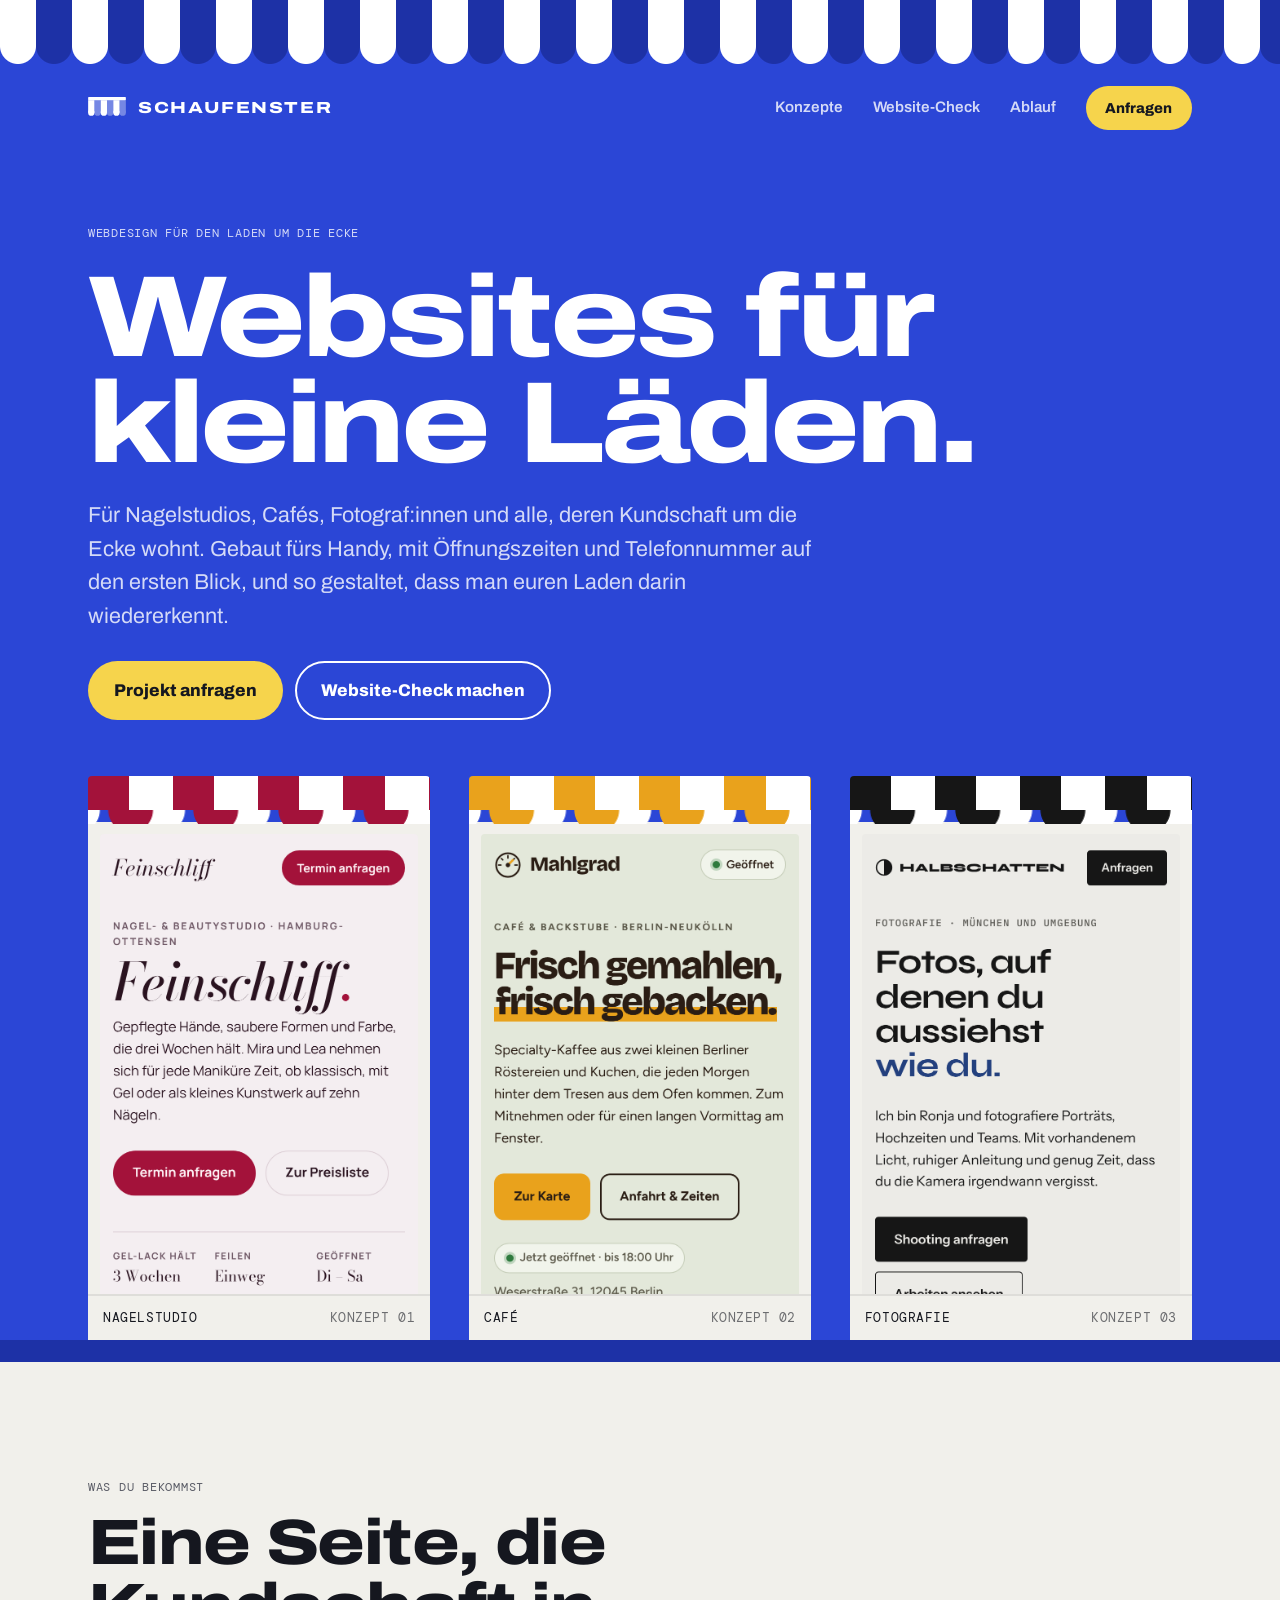
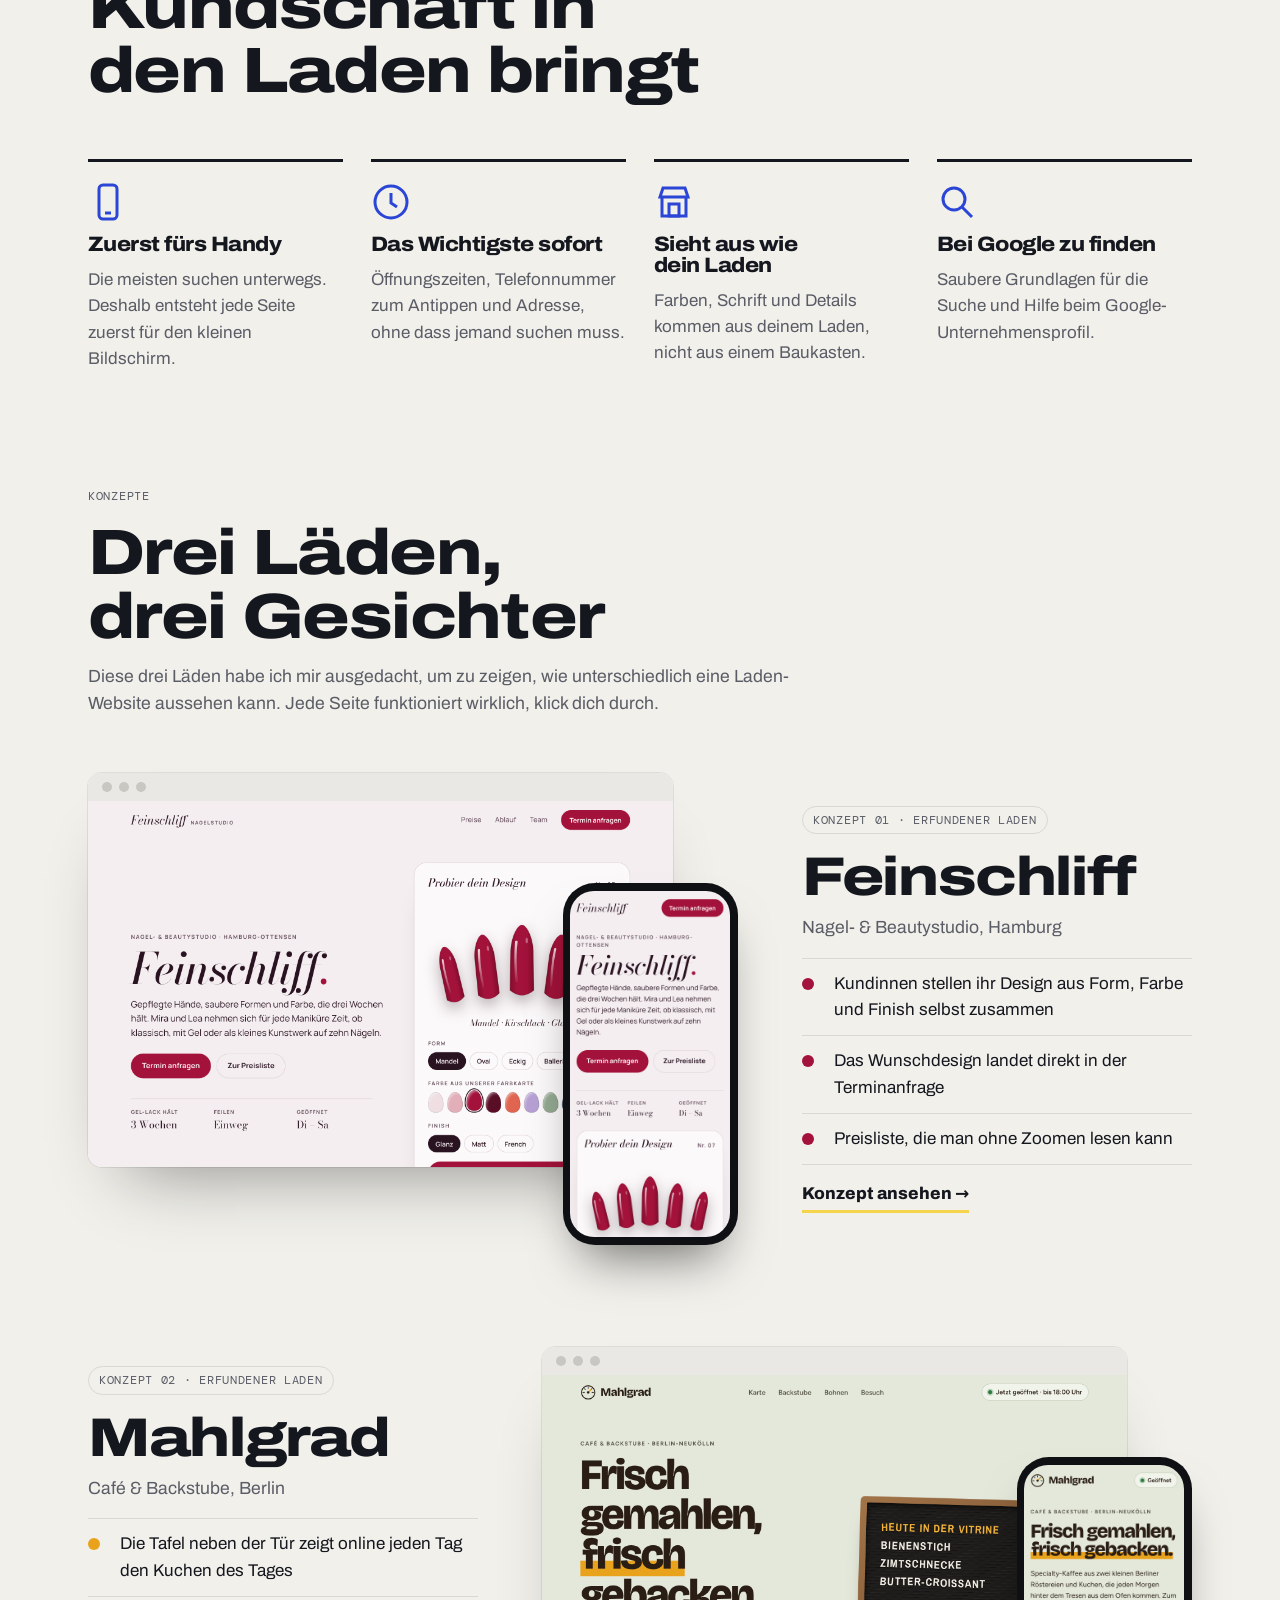
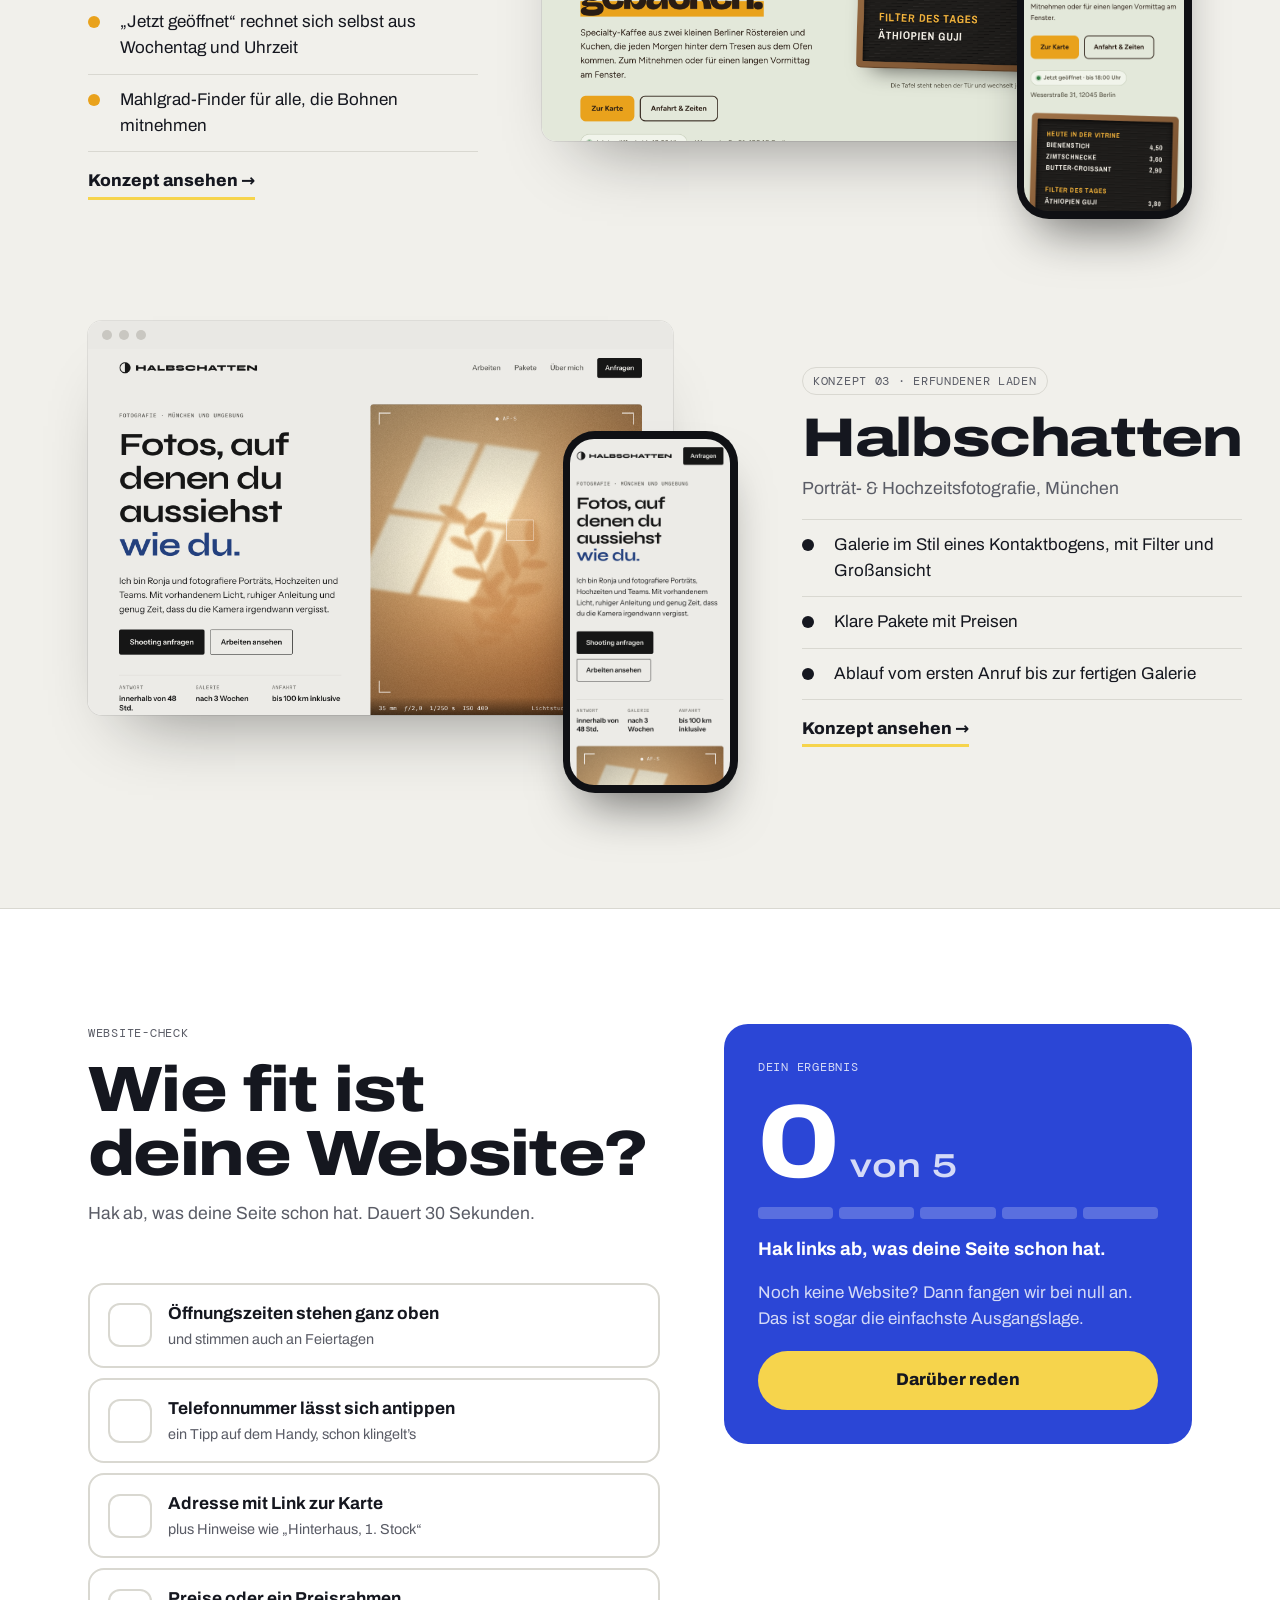
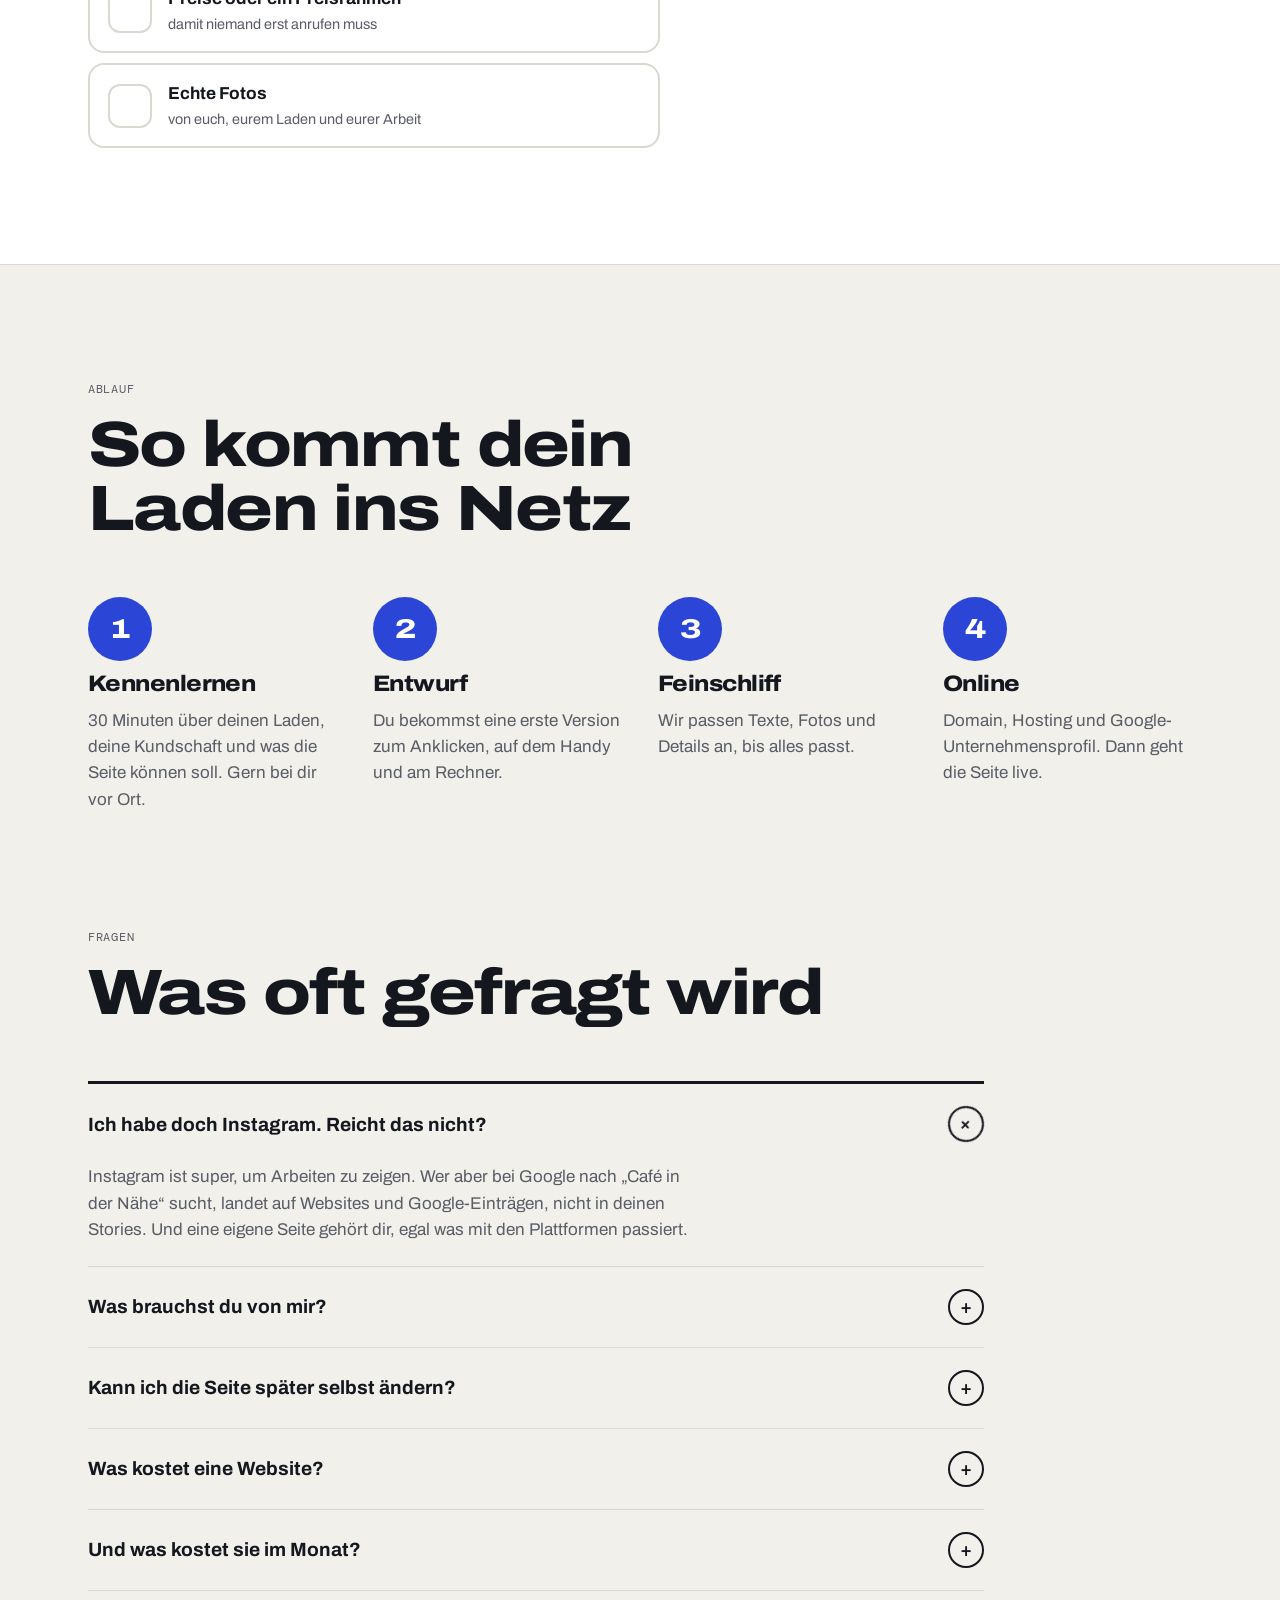
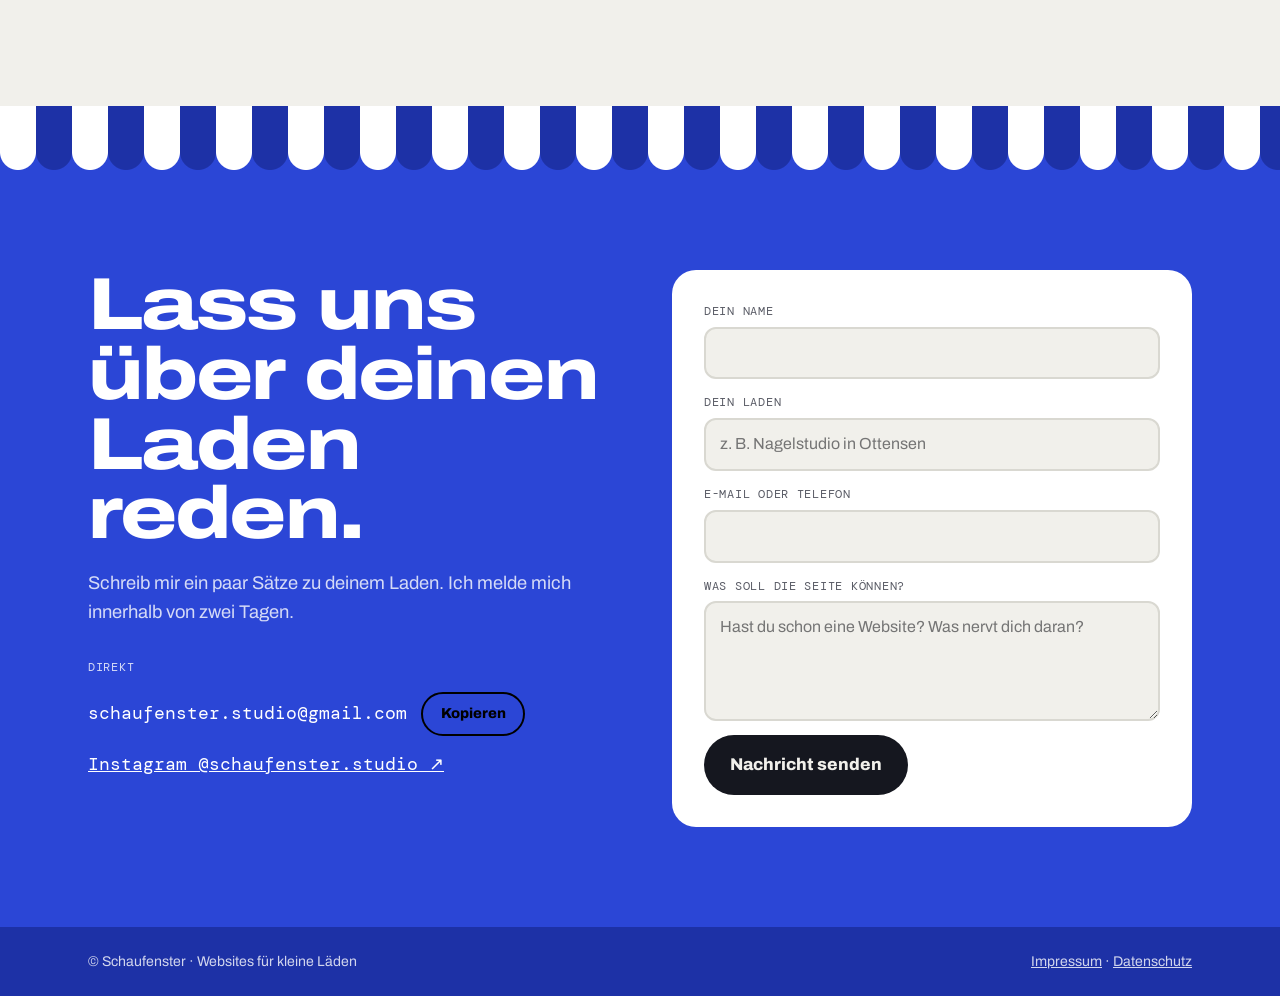
<file: websites/index.html>
<!doctype html>
<html lang="de">
<head>
<meta charset="utf-8">
<meta name="viewport" content="width=device-width, initial-scale=1, viewport-fit=cover">
<title>Schaufenster Webdesign</title>
<meta name="description" content="Schaufenster – Websites für Nagelstudios, Cafés, Fotograf:innen und alle Läden um die Ecke.">
<link rel="stylesheet" href="fonts/schaufenster.css">
<style>
/* Layout: blaue Ladenstraße als Hero (drei Schaufenster mit den Konzepten), danach Papiergrund:
   Leistungen, Konzepte groß, Website-Check zum Abhaken, Ablauf, Fragen, blauer Kontaktblock. */
:root{
  --paper:#F1F0EB;
  --surface:#FFFFFF;
  --ink:#15171F;
  --muted:#5A5C66;
  --line:#D9D8D1;
  --cobalt:#2B46D6;
  --cobalt-deep:#1D31A6;
  --on-cobalt:#FFFFFF;
  --soft-on-cobalt:rgb(255 255 255 / .8);
  --accent-text:#2B46D6;
  --sun:#F6D44C;
  --on-sun:#15171F;
  --frame:#F1F0EB;
  --display:"Archivo","Arial Black",system-ui,sans-serif;
  --mono:"DM Mono",ui-monospace,Menlo,Consolas,monospace;
  --gutter:clamp(16px,4vw,48px);
}
@media (prefers-color-scheme: dark){
  :root:not([data-theme="light"]){
    --paper:#10121C;--surface:#191C2A;--ink:#ECEBE6;--muted:#A3A5B2;--line:#2D3144;--cobalt:#3550E0;--cobalt-deep:#22379F;--accent-text:#A3B4FF;--frame:#E9E8E3;color-scheme:dark;
  }
}
:root[data-theme="dark"]{
  --paper:#10121C;--surface:#191C2A;--ink:#ECEBE6;--muted:#A3A5B2;--line:#2D3144;--cobalt:#3550E0;--cobalt-deep:#22379F;--accent-text:#A3B4FF;--frame:#E9E8E3;color-scheme:dark;
}
*,*::before,*::after{box-sizing:border-box}
[hidden]{display:none!important}
html{scroll-behavior:smooth}
body{margin:0;background:var(--paper);color:var(--ink);font-family:var(--display);font-size:17px;line-height:1.55;font-variation-settings:"wdth" 100;-webkit-font-smoothing:antialiased}
.wrap{max-width:1200px;margin-inline:auto;padding-left:max(var(--gutter),env(safe-area-inset-left,0px));padding-right:max(var(--gutter),env(safe-area-inset-right,0px))}
a{color:inherit}
img{max-width:100%}
:focus-visible{outline:3px solid var(--sun);outline-offset:3px;border-radius:6px}
h1,h2,h3{margin:0;font-weight:800;line-height:1;letter-spacing:-.025em;text-wrap:balance}
p{margin:0}
.label{font-family:var(--mono);font-size:.78rem;letter-spacing:.06em;text-transform:uppercase;color:var(--muted)}
.wide{font-variation-settings:"wdth" 125}

/* Markise */
.awning{height:46px;background:repeating-linear-gradient(90deg,var(--a1) 0 36px,var(--a2) 36px 72px)}
.scallops{height:18px;background:
  radial-gradient(circle at 18px 0,var(--a1) 17.5px,transparent 18.5px) 0 0/72px 18px repeat-x,
  radial-gradient(circle at 54px 0,var(--a2) 17.5px,transparent 18.5px) 0 0/72px 18px repeat-x}

/* Hero */
.hero{background:var(--cobalt);color:var(--on-cobalt);margin-top:calc(-1 * env(safe-area-inset-top,0px));padding-top:env(safe-area-inset-top,0px);--a1:var(--on-cobalt);--a2:var(--cobalt-deep)}
.nav{display:flex;align-items:center;justify-content:space-between;gap:16px;padding-block:22px}
.logo{display:flex;align-items:center;gap:12px;text-decoration:none;font-weight:800;letter-spacing:.1em;font-size:1rem;font-variation-settings:"wdth" 125}
.logo svg{width:38px;height:22px}
.links{display:flex;align-items:center;gap:clamp(14px,2.4vw,30px);font-weight:600;font-size:.95rem}
.links a:not(.btn){text-decoration:none;color:var(--soft-on-cobalt)}
.links a:not(.btn):hover{color:var(--on-cobalt)}
@media (max-width:760px){.links a:not(.btn){display:none}}
.btn{font:inherit;display:inline-flex;align-items:center;justify-content:center;gap:.5rem;padding:.9rem 1.5rem;border-radius:999px;font-weight:800;text-decoration:none;border:2px solid transparent;cursor:pointer;transition:transform .15s ease}
.btn:hover{transform:translateY(-2px)}
.btn-sun{background:var(--sun);color:var(--on-sun)}
.btn-line{border-color:currentColor;background:transparent}
.btn-small{padding:.55rem 1.1rem;font-size:.9rem}
.hero-copy{display:grid;gap:22px;padding-block:clamp(28px,6vw,72px) clamp(36px,5vw,56px);max-width:58rem}
.hero h1{font-size:clamp(3rem,9vw,7.6rem);line-height:.92;letter-spacing:-.035em;font-variation-settings:"wdth" 125}
.hero .lead{font-size:clamp(1.08rem,1.8vw,1.35rem);max-width:34em;color:var(--soft-on-cobalt)}
.cta{display:flex;flex-wrap:wrap;gap:12px;margin-top:6px}

/* Ladenstraße */
.street{display:grid;grid-template-columns:repeat(3,minmax(0,1fr));gap:clamp(12px,3vw,40px);align-items:end;padding-bottom:0}
.shop{display:grid;text-decoration:none;color:inherit;transition:transform .25s cubic-bezier(.2,.7,.2,1)}
.shop:hover{transform:translateY(-8px)}
.shop .awning{height:clamp(18px,3vw,34px);background:repeating-linear-gradient(90deg,var(--a1) 0 12%,var(--a2) 12% 24.9%);border-radius:4px 4px 0 0}
.shop .scallops{height:clamp(8px,1.4vw,14px);background:
  radial-gradient(circle at 50% 0,var(--a1) 49%,transparent 51%) 0 0/24.9% 100% repeat-x,
  radial-gradient(circle at 50% 0,var(--a2) 49%,transparent 51%) 12.45% 0/24.9% 100% repeat-x;margin-bottom:-2px;position:relative;z-index:1}
.win{display:block;background:var(--frame);padding:clamp(5px,1vw,12px) clamp(5px,1vw,12px) 0;border-radius:0 0 0 0}
.win img{display:block;width:100%;aspect-ratio:9/13;object-fit:cover;object-position:top;border-radius:4px 4px 0 0}
.sill{display:flex;justify-content:space-between;align-items:center;gap:8px;background:var(--frame);color:#15171F;padding:clamp(6px,1vw,12px) clamp(8px,1.2vw,16px);font-family:var(--mono);font-size:clamp(.62rem,1.1vw,.82rem);letter-spacing:.04em;text-transform:uppercase;border-top:2px solid rgb(0 0 0 / .08)}
.sill span:last-child{opacity:.6}
@media (max-width:540px){.sill span:last-child{display:none}}
.pavement{height:clamp(14px,2vw,22px);background:var(--cobalt-deep)}

/* Bänder */
.band{padding-block:clamp(64px,9vw,120px)}
.sec-head{display:grid;gap:14px;max-width:46rem;margin-bottom:clamp(32px,5vw,56px)}
.sec-head h2{font-size:clamp(2.2rem,5.4vw,4rem);font-variation-settings:"wdth" 120}
.sec-head p:not(.label){font-size:1.1rem;color:var(--muted)}

/* Leistungen */
.feats{display:grid;grid-template-columns:repeat(4,minmax(0,1fr));gap:clamp(18px,2.5vw,28px)}
@media (max-width:980px){.feats{grid-template-columns:repeat(2,minmax(0,1fr))}}
@media (max-width:520px){.feats{grid-template-columns:minmax(0,1fr)}}
.feat{display:grid;gap:12px;align-content:start;padding-top:20px;border-top:3px solid var(--ink)}
.feat svg{width:40px;height:40px;color:var(--accent-text)}
.feat h3{font-size:1.3rem;font-variation-settings:"wdth" 110}
.feat p{color:var(--muted)}

/* Konzepte */
.cases{display:grid;gap:clamp(56px,8vw,110px)}
.case{display:grid;grid-template-columns:minmax(0,1.25fr) minmax(0,.75fr);gap:clamp(28px,5vw,72px);align-items:center}
.case:nth-child(even){grid-template-columns:minmax(0,.75fr) minmax(0,1.25fr)}
.case:nth-child(even) .device{order:2}
@media (max-width:900px){.case,.case:nth-child(even){grid-template-columns:minmax(0,1fr)}.case:nth-child(even) .device{order:0}}
.device{position:relative;padding-bottom:12%;padding-right:10%}
.browser{border-radius:14px;overflow:hidden;background:#FFFFFF;box-shadow:0 40px 70px -40px rgb(0 0 0 / .45),0 0 0 1px rgb(0 0 0 / .08)}
.browser .bar{height:28px;background:#E9E8E4;display:flex;align-items:center;gap:7px;padding-left:14px}
.browser .bar i{width:10px;height:10px;border-radius:50%;background:#C9C7C1}
.browser img{display:block;width:100%}
.phone{position:absolute;right:0;bottom:0;width:27%;padding:1.2%;border-radius:clamp(16px,2.6vw,32px);background:#0F1014;box-shadow:0 30px 50px -20px rgb(0 0 0 / .55)}
.phone img{display:block;width:100%;border-radius:clamp(12px,2vw,24px)}
.case-text{display:grid;gap:16px;align-content:center}
.case-text h3{font-size:clamp(2.2rem,4.4vw,3.4rem);font-variation-settings:"wdth" 125}
.case-text .kind{font-size:1.1rem;color:var(--muted);margin-top:-6px}
.case-text ul{list-style:none;margin:0;padding:0;border-top:1px solid var(--line)}
.case-text li{padding-block:12px;border-bottom:1px solid var(--line);display:grid;grid-template-columns:22px minmax(0,1fr);gap:10px}
.case-text li::before{content:"";width:12px;height:12px;margin-top:7px;border-radius:50%;background:var(--dot)}
.case-text .go{justify-self:start;color:var(--ink);font-weight:800;text-decoration:none;border-bottom:3px solid var(--sun);padding-bottom:2px}
.case-text .go:hover{border-bottom-color:var(--accent-text)}
.tag{justify-self:start;font-family:var(--mono);font-size:.74rem;letter-spacing:.06em;text-transform:uppercase;padding:4px 10px;border-radius:999px;border:1.5px solid var(--line);color:var(--muted)}

/* Website-Check */
.check-band{background:var(--surface);border-block:1px solid var(--line)}
.check{display:grid;grid-template-columns:minmax(0,1.1fr) minmax(0,.9fr);gap:clamp(28px,5vw,72px);align-items:start}
@media (max-width:900px){.check{grid-template-columns:minmax(0,1fr)}}
.qs{list-style:none;margin:0;padding:0;display:grid;gap:10px}
.q{position:relative}
.q input{position:absolute;opacity:0;inset:0;width:100%;height:100%;margin:0;cursor:pointer}
.q label{display:grid;grid-template-columns:44px minmax(0,1fr);gap:16px;align-items:center;padding:16px 18px;border:2px solid var(--line);border-radius:16px;cursor:pointer;transition:border-color .15s,background-color .15s}
.q .box{width:44px;height:44px;border-radius:12px;border:2px solid var(--line);display:grid;place-items:center;transition:background-color .15s,border-color .15s}
.q .box svg{width:24px;height:24px;opacity:0;color:var(--on-sun)}
.q b{display:block;font-size:1.08rem}
.q small{display:block;color:var(--muted);font-size:.9rem}
.q input:checked + label{border-color:var(--ink)}
.q input:checked + label .box{background:var(--sun);border-color:var(--sun)}
.q input:checked + label .box svg{opacity:1}
.q input:focus-visible + label{outline:3px solid var(--accent-text);outline-offset:2px}
.result{position:sticky;top:24px;display:grid;gap:18px;padding:clamp(22px,3vw,34px);border-radius:24px;background:var(--cobalt);color:var(--on-cobalt)}
.score{font-size:clamp(4rem,9vw,6.5rem);font-weight:800;line-height:.9;font-variation-settings:"wdth" 125;font-variant-numeric:tabular-nums}
.score small{font-size:.32em;font-weight:600;color:var(--soft-on-cobalt);letter-spacing:0}
.meter{display:grid;grid-template-columns:repeat(5,1fr);gap:6px}
.meter i{height:12px;border-radius:4px;background:rgb(255 255 255 / .22);transition:background-color .2s}
.meter i.on{background:var(--sun)}
.verdict{font-size:1.15rem;font-weight:700;line-height:1.35}
.verdict-sub{color:var(--soft-on-cobalt)}

/* Ablauf */
.steps{list-style:none;margin:0;padding:0;display:grid;grid-template-columns:repeat(4,minmax(0,1fr));gap:clamp(18px,3vw,36px)}
@media (max-width:980px){.steps{grid-template-columns:repeat(2,minmax(0,1fr))}}
@media (max-width:520px){.steps{grid-template-columns:minmax(0,1fr)}}
.steps li{display:grid;gap:12px;align-content:start}
.num{width:64px;height:64px;border-radius:50%;background:var(--cobalt);color:var(--on-cobalt);display:grid;place-items:center;font-size:1.7rem;font-weight:800;font-variation-settings:"wdth" 125}
.steps h3{font-size:1.4rem;font-variation-settings:"wdth" 112}
.steps p{color:var(--muted)}

/* Fragen */
.faq{display:grid;gap:0;border-top:3px solid var(--ink);max-width:56rem}
.faq details{border-bottom:1px solid var(--line)}
.faq summary{list-style:none;cursor:pointer;display:flex;justify-content:space-between;align-items:center;gap:18px;padding-block:22px;font-size:1.2rem;font-weight:700}
.faq summary::-webkit-details-marker{display:none}
.faq summary::after{content:"+";flex:none;width:36px;height:36px;border-radius:50%;display:grid;place-items:center;border:2px solid var(--ink);font-weight:600;transition:transform .2s}
.faq details[open] summary::after{transform:rotate(45deg)}
.faq details p{padding-bottom:22px;color:var(--muted);max-width:62ch}

/* Kontakt */
.contact{background:var(--cobalt);color:var(--on-cobalt);--a1:var(--on-cobalt);--a2:var(--cobalt-deep)}
.contact-in{display:grid;grid-template-columns:minmax(0,1fr) minmax(0,1fr);gap:clamp(28px,5vw,72px);align-items:start;padding-block:clamp(56px,8vw,100px)}
@media (max-width:900px){.contact-in{grid-template-columns:minmax(0,1fr)}}
.contact h2{font-size:clamp(2.4rem,6vw,4.6rem);font-variation-settings:"wdth" 125;line-height:.95}
.contact .lead{margin-top:20px;font-size:1.15rem;color:var(--soft-on-cobalt);max-width:30em}
.direct{display:grid;gap:14px;margin-top:32px}
.direct-row{display:flex;flex-wrap:wrap;align-items:center;gap:10px 14px}
.direct .addr{font-family:var(--mono);font-size:clamp(.95rem,2vw,1.15rem);user-select:all;overflow-wrap:anywhere}
.form{display:grid;gap:14px;padding:clamp(20px,3vw,32px);border-radius:24px;background:var(--surface);color:var(--ink)}
.form label{font-family:var(--mono);font-size:.76rem;letter-spacing:.06em;text-transform:uppercase;color:var(--muted)}
.field{display:grid;gap:6px}
.form input,.form select,.form textarea{font:inherit;font-size:1rem;color:var(--ink);background:var(--paper);border:2px solid var(--line);border-radius:12px;padding:.75rem .9rem;width:100%;min-width:0}
.form input:focus,.form select:focus,.form textarea:focus{outline:none;border-color:var(--cobalt)}
.form textarea{min-height:120px;resize:vertical}
.form .btn{justify-self:start;background:var(--ink);color:var(--paper)}
.status{padding:14px 16px;border-radius:12px;background:var(--paper);border:2px solid var(--sun);font-size:.95rem}
footer{background:var(--cobalt-deep);color:var(--soft-on-cobalt)}
.foot{display:flex;flex-wrap:wrap;justify-content:space-between;gap:10px 28px;padding-block:24px;font-size:.88rem}
@media (prefers-reduced-motion: reduce){html{scroll-behavior:auto}*,*::before,*::after{transition:none!important}}
</style>
</head>
<body>

<header class="hero" id="start">
  <div class="awning"></div>
  <div class="scallops"></div>
  <div class="wrap">
    <nav class="nav" aria-label="Hauptnavigation">
      <a class="logo" href="#start" aria-label="Schaufenster, zum Anfang">
        <svg viewBox="0 0 120 70" aria-hidden="true"><rect width="120" height="10" rx="2" fill="currentColor"/><g fill="currentColor"><rect x="0" y="10" width="20" height="40"/><circle cx="10" cy="50" r="10"/><rect x="40" y="10" width="20" height="40"/><circle cx="50" cy="50" r="10"/><rect x="80" y="10" width="20" height="40"/><circle cx="90" cy="50" r="10"/></g><g fill="currentColor" opacity=".35"><rect x="20" y="10" width="20" height="40"/><circle cx="30" cy="50" r="10"/><rect x="60" y="10" width="20" height="40"/><circle cx="70" cy="50" r="10"/><rect x="100" y="10" width="20" height="40"/><circle cx="110" cy="50" r="10"/></g></svg>
        SCHAUFENSTER
      </a>
      <div class="links">
        <a href="#konzepte">Konzepte</a>
        <a href="#check">Website-Check</a>
        <a href="#ablauf">Ablauf</a>
        <a class="btn btn-sun btn-small" href="#kontakt">Anfragen</a>
      </div>
    </nav>
    <div class="hero-copy">
      <p class="label" style="color:var(--soft-on-cobalt)">Webdesign für den Laden um die Ecke</p>
      <h1>Websites für kleine Läden.</h1>
      <p class="lead">Für Nagelstudios, Cafés, Fotograf:innen und alle, deren Kundschaft um die Ecke wohnt. Gebaut fürs Handy, mit Öffnungszeiten und Telefonnummer auf den ersten Blick, und so gestaltet, dass man euren Laden darin wiedererkennt.</p>
      <div class="cta">
        <a class="btn btn-sun" href="#kontakt">Projekt anfragen</a>
        <a class="btn btn-line" href="#check">Website-Check machen</a>
      </div>
    </div>
    <div class="street" aria-label="Drei Konzepte">
      <a class="shop" href="#konzept-feinschliff" style="--a1:#A3123A;--a2:#FFFFFF">
        <span class="awning"></span><span class="scallops"></span>
        <span class="win"><img src="img/feinschliff-mobile.png" alt="Handyansicht: Nagelstudio Feinschliff"></span>
        <span class="sill"><span>Nagelstudio</span><span>Konzept 01</span></span>
      </a>
      <a class="shop" href="#konzept-mahlgrad" style="--a1:#E9A21C;--a2:#FFFFFF">
        <span class="awning"></span><span class="scallops"></span>
        <span class="win"><img src="img/mahlgrad-mobile.png" alt="Handyansicht: Café Mahlgrad"></span>
        <span class="sill"><span>Café</span><span>Konzept 02</span></span>
      </a>
      <a class="shop" href="#konzept-halbschatten" style="--a1:#161616;--a2:#FFFFFF">
        <span class="awning"></span><span class="scallops"></span>
        <span class="win"><img src="img/halbschatten-mobile.png" alt="Handyansicht: Fotografie Halbschatten"></span>
        <span class="sill"><span>Fotografie</span><span>Konzept 03</span></span>
      </a>
    </div>
  </div>
  <div class="pavement"></div>
</header>

<main>
<section class="band">
  <div class="wrap">
    <div class="sec-head">
      <p class="label">Was du bekommst</p>
      <h2>Eine Seite, die Kundschaft in den Laden bringt</h2>
    </div>
    <div class="feats">
      <div class="feat">
        <svg viewBox="0 0 40 40" fill="none" stroke="currentColor" stroke-width="3" aria-hidden="true"><rect x="11" y="3" width="18" height="34" rx="4"/><line x1="17" y1="31" x2="23" y2="31"/></svg>
        <h3>Zuerst fürs Handy</h3>
        <p>Die meisten suchen unterwegs. Deshalb entsteht jede Seite zuerst für den kleinen Bildschirm.</p>
      </div>
      <div class="feat">
        <svg viewBox="0 0 40 40" fill="none" stroke="currentColor" stroke-width="3" aria-hidden="true"><circle cx="20" cy="20" r="16"/><path d="M20 11v10l6 4"/></svg>
        <h3>Das Wichtigste sofort</h3>
        <p>Öffnungszeiten, Telefonnummer zum Antippen und Adresse, ohne dass jemand suchen muss.</p>
      </div>
      <div class="feat">
        <svg viewBox="0 0 40 40" fill="none" stroke="currentColor" stroke-width="3" aria-hidden="true"><path d="M6 15h28l-3-9H9z"/><path d="M8 15v19h24V15"/><rect x="15" y="22" width="10" height="12"/></svg>
        <h3>Sieht aus wie dein Laden</h3>
        <p>Farben, Schrift und Details kommen aus deinem Laden, nicht aus einem Baukasten.</p>
      </div>
      <div class="feat">
        <svg viewBox="0 0 40 40" fill="none" stroke="currentColor" stroke-width="3" aria-hidden="true"><circle cx="17" cy="17" r="11"/><line x1="25" y1="25" x2="35" y2="35"/></svg>
        <h3>Bei Google zu finden</h3>
        <p>Saubere Grundlagen für die Suche und Hilfe beim Google-Unternehmensprofil.</p>
      </div>
    </div>
  </div>
</section>

<section class="band" id="konzepte" style="padding-top:0">
  <div class="wrap">
    <div class="sec-head">
      <p class="label">Konzepte</p>
      <h2>Drei Läden, drei Gesichter</h2>
      <p>Diese drei Läden habe ich mir ausgedacht, um zu zeigen, wie unterschiedlich eine Laden-Website aussehen kann. Jede Seite funktioniert wirklich, klick dich durch.</p>
    </div>
    <div class="cases">
      <article class="case" id="konzept-feinschliff" style="--dot:#A3123A">
        <div class="device">
          <div class="browser"><div class="bar"><i></i><i></i><i></i></div><img src="img/feinschliff-desktop.png" alt="Desktopansicht der Nagelstudio-Website Feinschliff" loading="lazy"></div>
          <div class="phone"><img src="img/feinschliff-mobile.png" alt="" loading="lazy"></div>
        </div>
        <div class="case-text">
          <span class="tag">Konzept 01 · erfundener Laden</span>
          <h3>Feinschliff</h3>
          <p class="kind">Nagel- &amp; Beautystudio, Hamburg</p>
          <ul>
            <li>Kundinnen stellen ihr Design aus Form, Farbe und Finish selbst zusammen</li>
            <li>Das Wunschdesign landet direkt in der Terminanfrage</li>
            <li>Preisliste, die man ohne Zoomen lesen kann</li>
          </ul>
          <a class="go" href="feinschliff/index.html">Konzept ansehen →</a>
        </div>
      </article>
      <article class="case" id="konzept-mahlgrad" style="--dot:#E9A21C">
        <div class="device">
          <div class="browser"><div class="bar"><i></i><i></i><i></i></div><img src="img/mahlgrad-desktop.png" alt="Desktopansicht der Café-Website Mahlgrad" loading="lazy"></div>
          <div class="phone"><img src="img/mahlgrad-mobile.png" alt="" loading="lazy"></div>
        </div>
        <div class="case-text">
          <span class="tag">Konzept 02 · erfundener Laden</span>
          <h3>Mahlgrad</h3>
          <p class="kind">Café &amp; Backstube, Berlin</p>
          <ul>
            <li>Die Tafel neben der Tür zeigt online jeden Tag den Kuchen des Tages</li>
            <li>„Jetzt geöffnet“ rechnet sich selbst aus Wochentag und Uhrzeit</li>
            <li>Mahlgrad-Finder für alle, die Bohnen mitnehmen</li>
          </ul>
          <a class="go" href="mahlgrad/index.html">Konzept ansehen →</a>
        </div>
      </article>
      <article class="case" id="konzept-halbschatten" style="--dot:var(--ink)">
        <div class="device">
          <div class="browser"><div class="bar"><i></i><i></i><i></i></div><img src="img/halbschatten-desktop.png" alt="Desktopansicht der Fotografie-Website Halbschatten" loading="lazy"></div>
          <div class="phone"><img src="img/halbschatten-mobile.png" alt="" loading="lazy"></div>
        </div>
        <div class="case-text">
          <span class="tag">Konzept 03 · erfundener Laden</span>
          <h3>Halbschatten</h3>
          <p class="kind">Porträt- &amp; Hochzeitsfotografie, München</p>
          <ul>
            <li>Galerie im Stil eines Kontaktbogens, mit Filter und Großansicht</li>
            <li>Klare Pakete mit Preisen</li>
            <li>Ablauf vom ersten Anruf bis zur fertigen Galerie</li>
          </ul>
          <a class="go" href="halbschatten/index.html">Konzept ansehen →</a>
        </div>
      </article>
    </div>
  </div>
</section>

<section class="band check-band" id="check">
  <div class="wrap check">
    <div>
      <div class="sec-head">
        <p class="label">Website-Check</p>
        <h2>Wie fit ist deine Website?</h2>
        <p>Hak ab, was deine Seite schon hat. Dauert 30 Sekunden.</p>
      </div>
      <ul class="qs" id="qs">
        <li class="q"><input type="checkbox" id="q1"><label for="q1"><span class="box"><svg viewBox="0 0 24 24" fill="none" stroke="currentColor" stroke-width="3.4" stroke-linecap="round" stroke-linejoin="round"><path d="M4 12.5l5 5L20 6.5"/></svg></span><span><b>Öffnungszeiten stehen ganz oben</b><small>und stimmen auch an Feiertagen</small></span></label></li>
        <li class="q"><input type="checkbox" id="q2"><label for="q2"><span class="box"><svg viewBox="0 0 24 24" fill="none" stroke="currentColor" stroke-width="3.4" stroke-linecap="round" stroke-linejoin="round"><path d="M4 12.5l5 5L20 6.5"/></svg></span><span><b>Telefonnummer lässt sich antippen</b><small>ein Tipp auf dem Handy, schon klingelt’s</small></span></label></li>
        <li class="q"><input type="checkbox" id="q3"><label for="q3"><span class="box"><svg viewBox="0 0 24 24" fill="none" stroke="currentColor" stroke-width="3.4" stroke-linecap="round" stroke-linejoin="round"><path d="M4 12.5l5 5L20 6.5"/></svg></span><span><b>Adresse mit Link zur Karte</b><small>plus Hinweise wie „Hinterhaus, 1. Stock“</small></span></label></li>
        <li class="q"><input type="checkbox" id="q4"><label for="q4"><span class="box"><svg viewBox="0 0 24 24" fill="none" stroke="currentColor" stroke-width="3.4" stroke-linecap="round" stroke-linejoin="round"><path d="M4 12.5l5 5L20 6.5"/></svg></span><span><b>Preise oder ein Preisrahmen</b><small>damit niemand erst anrufen muss</small></span></label></li>
        <li class="q"><input type="checkbox" id="q5"><label for="q5"><span class="box"><svg viewBox="0 0 24 24" fill="none" stroke="currentColor" stroke-width="3.4" stroke-linecap="round" stroke-linejoin="round"><path d="M4 12.5l5 5L20 6.5"/></svg></span><span><b>Echte Fotos</b><small>von euch, eurem Laden und eurer Arbeit</small></span></label></li>
      </ul>
    </div>
    <aside class="result" aria-live="polite">
      <p class="label" style="color:var(--soft-on-cobalt)">Dein Ergebnis</p>
      <p class="score"><span id="score">0</span><small> von 5</small></p>
      <div class="meter" id="meter" aria-hidden="true"><i></i><i></i><i></i><i></i><i></i></div>
      <p class="verdict" id="verdict">Hak links ab, was deine Seite schon hat.</p>
      <p class="verdict-sub" id="verdict-sub">Noch keine Website? Dann fangen wir bei null an. Das ist sogar die einfachste Ausgangslage.</p>
      <a class="btn btn-sun" href="#kontakt">Darüber reden</a>
    </aside>
  </div>
</section>

<section class="band" id="ablauf">
  <div class="wrap">
    <div class="sec-head">
      <p class="label">Ablauf</p>
      <h2>So kommt dein Laden ins Netz</h2>
    </div>
    <ol class="steps">
      <li><span class="num">1</span><h3>Kennenlernen</h3><p>30 Minuten über deinen Laden, deine Kundschaft und was die Seite können soll. Gern bei dir vor Ort.</p></li>
      <li><span class="num">2</span><h3>Entwurf</h3><p>Du bekommst eine erste Version zum Anklicken, auf dem Handy und am Rechner.</p></li>
      <li><span class="num">3</span><h3>Feinschliff</h3><p>Wir passen Texte, Fotos und Details an, bis alles passt.</p></li>
      <li><span class="num">4</span><h3>Online</h3><p>Domain, Hosting und Google-Unternehmensprofil. Dann geht die Seite live.</p></li>
    </ol>
  </div>
</section>

<section class="band" style="padding-top:0">
  <div class="wrap">
    <div class="sec-head">
      <p class="label">Fragen</p>
      <h2>Was oft gefragt wird</h2>
    </div>
    <div class="faq">
      <details open><summary>Ich habe doch Instagram. Reicht das nicht?</summary><p>Instagram ist super, um Arbeiten zu zeigen. Wer aber bei Google nach „Café in der Nähe“ sucht, landet auf Websites und Google-Einträgen, nicht in deinen Stories. Und eine eigene Seite gehört dir, egal was mit den Plattformen passiert.</p></details>
      <details><summary>Was brauchst du von mir?</summary><p>Ein Gespräch über deinen Laden, deine Öffnungszeiten, Preise und ein paar Fotos. Wenn du keine guten Fotos hast oder dir die Texte schwerfallen, finden wir gemeinsam eine Lösung.</p></details>
      <details><summary>Kann ich die Seite später selbst ändern?</summary><p>Auf Wunsch ja. Dinge, die sich oft ändern, wie Öffnungszeiten, Preise oder der Kuchen des Tages, kann ich so einrichten, dass du sie selbst anpasst.</p></details>
      <details><summary>Was kostet eine Website?</summary><p>Das hängt davon ab, was die Seite können soll. Nach dem Kennenlernen bekommst du ein festes Angebot, bevor irgendetwas losgeht.</p></details>
      <details><summary>Und was kostet sie im Monat?</summary><p>Für Domain und Hosting fallen meist nur wenige Euro im Monat an. Ich helfe dir bei der Einrichtung, die Verträge laufen auf deinen Namen.</p></details>
    </div>
  </div>
</section>

<section class="contact" id="kontakt">
  <div class="awning"></div>
  <div class="scallops"></div>
  <div class="wrap contact-in">
    <div>
      <h2>Lass uns über deinen Laden reden.</h2>
      <p class="lead">Schreib mir ein paar Sätze zu deinem Laden. Ich melde mich innerhalb von zwei Tagen.</p>
      <div class="direct">
        <p class="label" style="color:var(--soft-on-cobalt)">Direkt</p>
        <div class="direct-row"><span class="addr" id="mail">schaufenster.studio@gmail.com</span><button class="btn btn-line btn-small" type="button" id="copy">Kopieren</button></div>
        <div class="direct-row"><a class="addr" href="https://www.instagram.com/schaufenster.studio/" target="_blank" rel="noopener">Instagram @schaufenster.studio ↗</a></div>
      </div>
    </div>
    <form class="form" id="form" name="kontakt" method="POST" data-netlify="true" netlify-honeypot="website">
      <input type="hidden" name="form-name" value="kontakt">
      <p hidden><label>Nicht ausfüllen <input name="website"></label></p>
      <div class="field"><label for="f-name">Dein Name</label><input id="f-name" name="name" autocomplete="name" required></div>
      <div class="field"><label for="f-shop">Dein Laden</label><input id="f-shop" name="laden" placeholder="z. B. Nagelstudio in Ottensen"></div>
      <div class="field"><label for="f-mail">E-Mail oder Telefon</label><input id="f-mail" name="kontakt" required></div>
      <div class="field"><label for="f-msg">Was soll die Seite können?</label><textarea id="f-msg" name="nachricht" placeholder="Hast du schon eine Website? Was nervt dich daran?"></textarea></div>
      <button class="btn" type="submit">Nachricht senden</button>
      <p class="status" id="status" role="status" hidden></p>
    </form>
  </div>
</section>
</main>

<footer>
  <div class="wrap foot">
    <span>© Schaufenster · Websites für kleine Läden</span>
    <span><a href="impressum/index.html">Impressum</a> · <a href="datenschutz/index.html">Datenschutz</a></span>
  </div>
</footer>

<script>
(() => {
  // Website-Check
  const boxes = [...document.querySelectorAll("#qs input")];
  const bars = [...document.querySelectorAll("#meter i")];
  const T = {
    0: ["Hak links ab, was deine Seite schon hat.", "Noch keine Website? Dann fangen wir bei null an. Das ist sogar die einfachste Ausgangslage."],
    1: ["Da fehlt noch einiges.", "Gerade diese Punkte entscheiden, ob jemand vorbeikommt oder weitersucht."],
    2: ["Da fehlt noch einiges.", "Gerade diese Punkte entscheiden, ob jemand vorbeikommt oder weitersucht."],
    3: ["Gute Basis.", "Mit den fehlenden Punkten holst du deutlich mehr raus. Meist sind das kleine Änderungen."],
    4: ["Fast perfekt.", "Ein Punkt noch, dann hat deine Seite alles, was Kund:innen suchen."],
    5: ["Stark! Alles Wichtige ist da.", "Wenn deine Seite trotzdem nicht nach deinem Laden aussieht, lass uns reden."]
  };
  function update() {
    const n = boxes.filter(b => b.checked).length;
    document.getElementById("score").textContent = n;
    bars.forEach((b, i) => b.classList.toggle("on", i < n));
    const any = boxes.some(b => b.checked);
    const [v, s] = any ? T[n] : T[0];
    document.getElementById("verdict").textContent = v;
    document.getElementById("verdict-sub").textContent = s;
  }
  boxes.forEach(b => b.addEventListener("change", update));
  update();

  // E-Mail kopieren
  const copyBtn = document.getElementById("copy"), mail = document.getElementById("mail");
  copyBtn.addEventListener("click", () => {
    const ok = () => { copyBtn.textContent = "Kopiert"; setTimeout(() => copyBtn.textContent = "Kopieren", 1600); };
    const fb = () => { const r = document.createRange(); r.selectNodeContents(mail); const s = getSelection(); s.removeAllRanges(); s.addRange(r); copyBtn.textContent = "Markiert"; };
    try { navigator.clipboard.writeText(mail.textContent).then(ok, fb); } catch (_) { fb(); }
  });

  // Kontaktformular: auf Netlify wird es dort gespeichert, sonst Hinweis auf die E-Mail
  const form = document.getElementById("form"), status = document.getElementById("status");
  form.addEventListener("submit", async e => {
    e.preventDefault();
    const data = new URLSearchParams(new FormData(form)).toString();
    let sent = false;
    try {
      const r = await fetch("/", { method: "POST", headers: { "Content-Type": "application/x-www-form-urlencoded" }, body: data });
      sent = r.ok;
    } catch (_) {}
    status.textContent = sent
      ? "Danke! Deine Nachricht ist angekommen. Ich melde mich innerhalb von zwei Tagen."
      : "Das Formular ist hier noch nicht verbunden. Schreib mir bitte direkt an " + mail.textContent + ".";
    status.hidden = false;
    if (sent) form.reset();
  });
})();
</script>
</body>
</html>
</file>
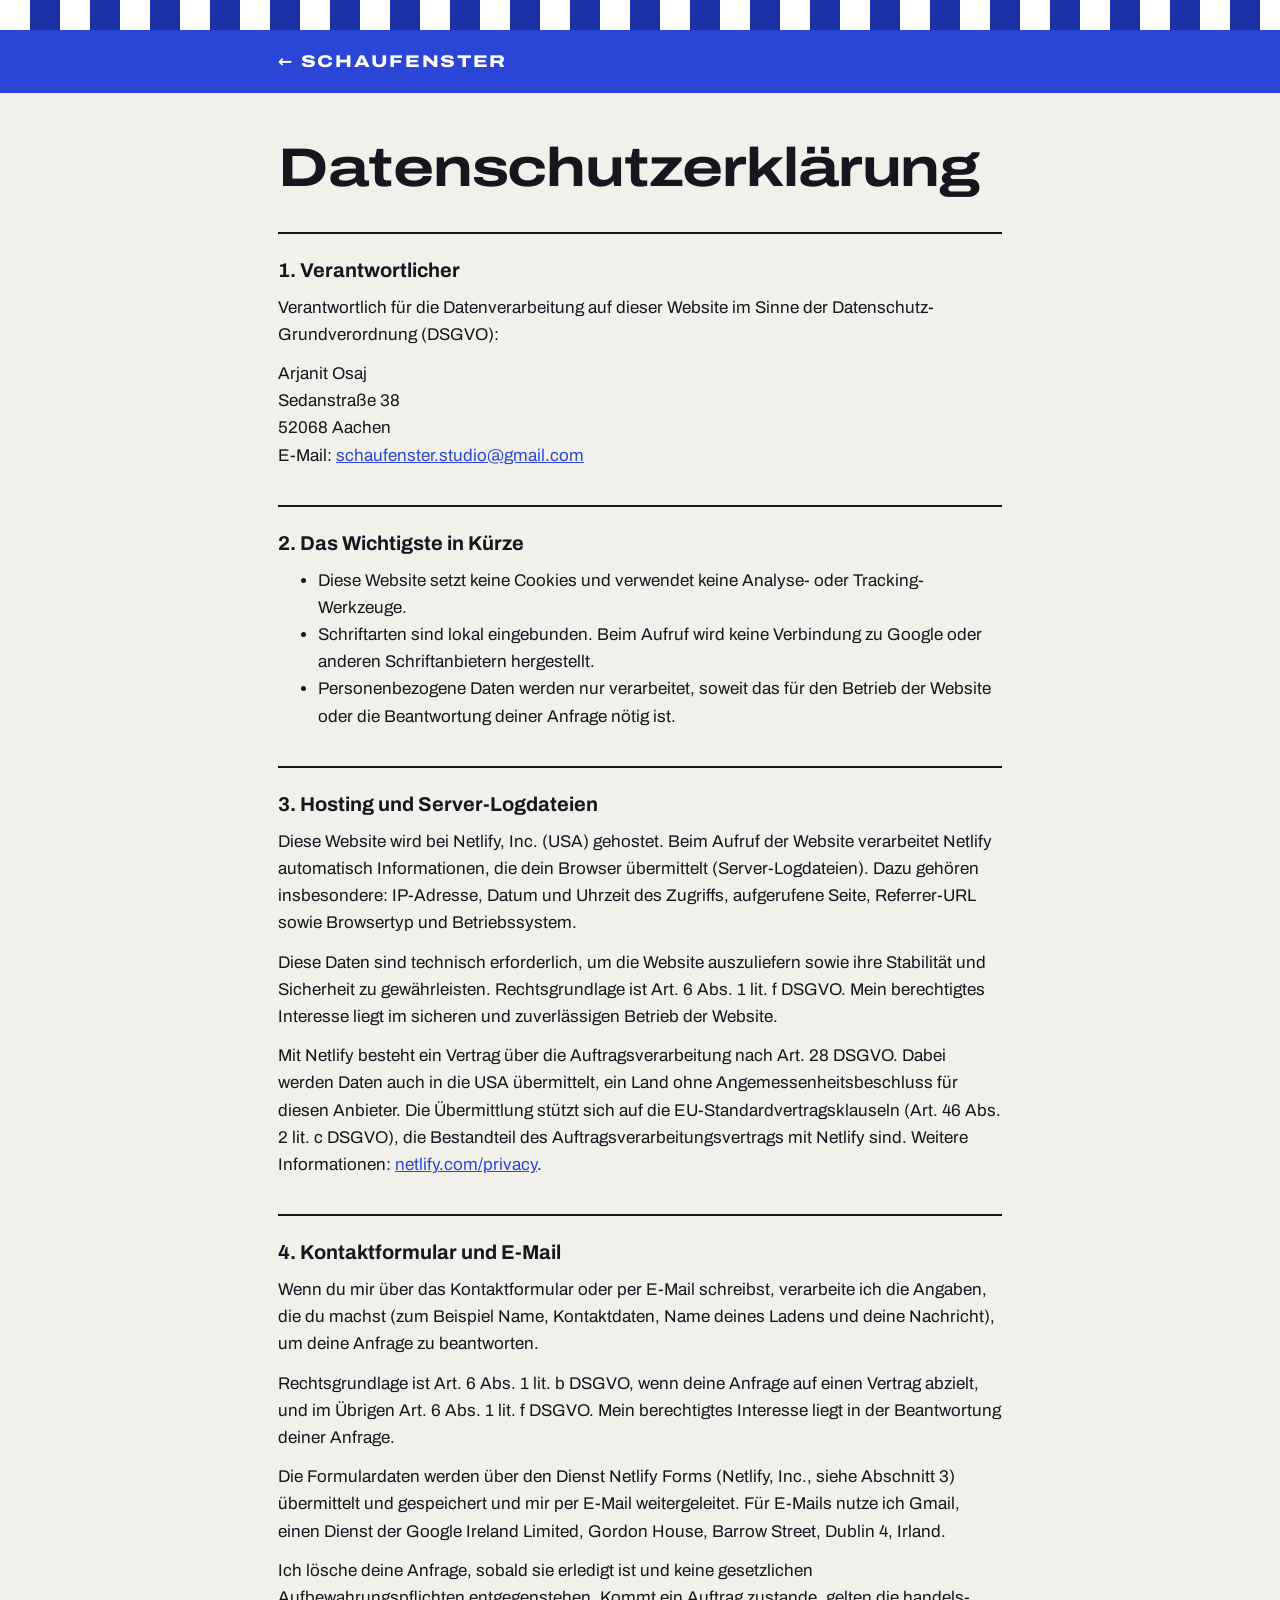
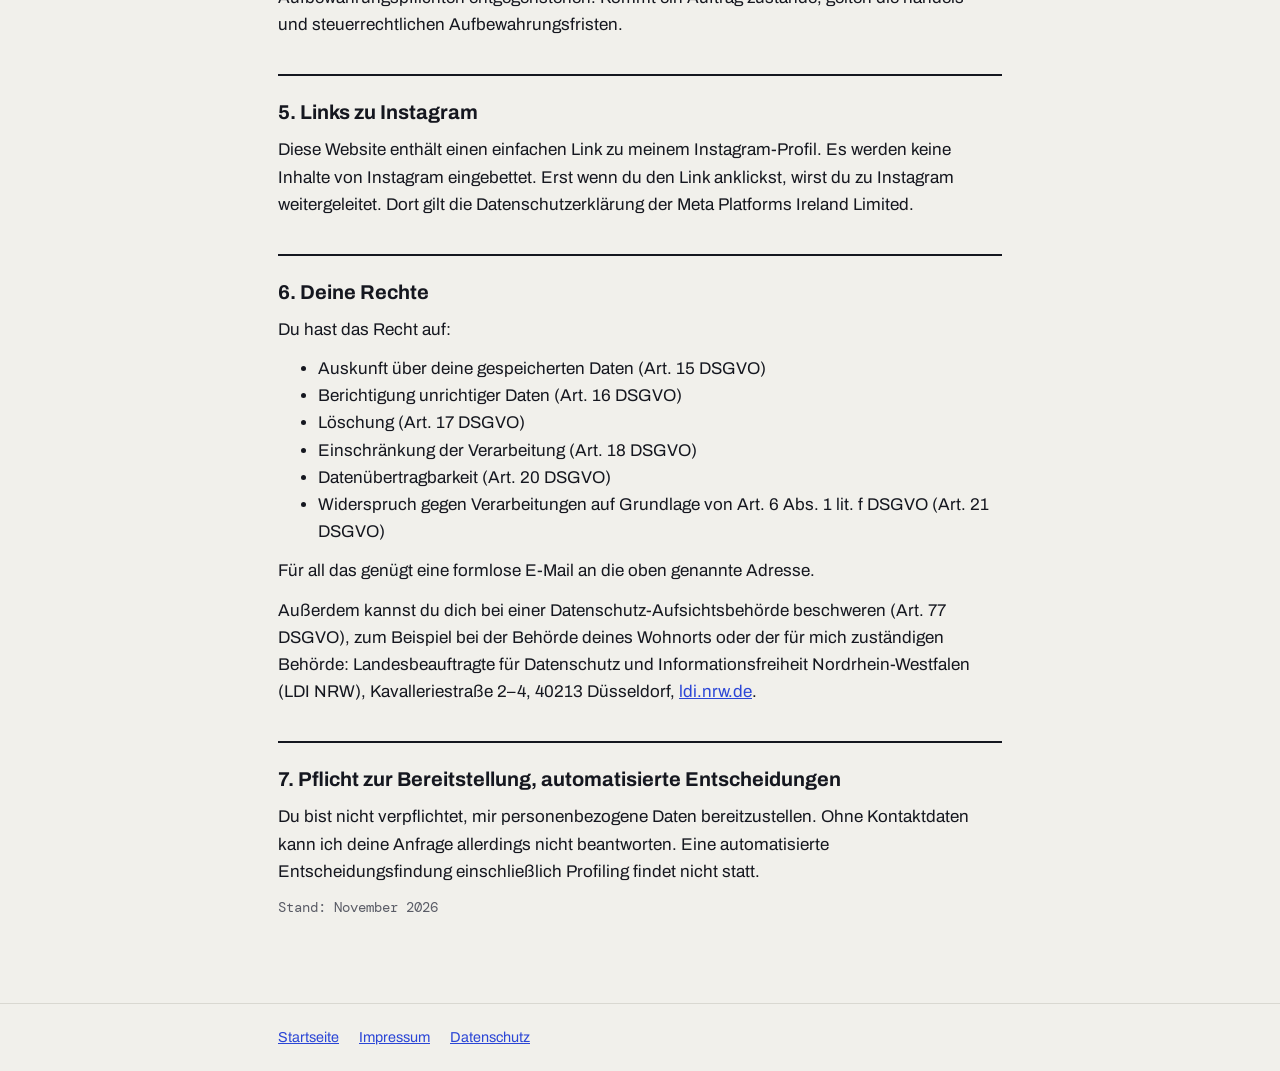
<file: websites/datenschutz/index.html>
<!doctype html>
<html lang="de">
<head>
<meta charset="utf-8">
<meta name="viewport" content="width=device-width, initial-scale=1, viewport-fit=cover">
<meta name="robots" content="noindex">
<title>Datenschutz · Schaufenster</title>
<link rel="stylesheet" href="../fonts/schaufenster.css">
<style>
:root{--paper:#F1F0EB;--ink:#15171F;--muted:#5A5C66;--line:#D9D8D1;--cobalt:#2B46D6;--cobalt-deep:#1D31A6;--link:#2B46D6;--display:"Archivo","Arial Black",system-ui,sans-serif;--mono:"DM Mono",ui-monospace,Menlo,monospace}
@media (prefers-color-scheme: dark){:root{--paper:#10121C;--ink:#ECEBE6;--muted:#A3A5B2;--line:#2D3144;--link:#A3B4FF;color-scheme:dark}}
*{box-sizing:border-box}
body{margin:0;background:var(--paper);color:var(--ink);font-family:var(--display);font-size:17px;line-height:1.6}
.top{background:var(--cobalt);color:#fff}
.awning{height:30px;background:repeating-linear-gradient(90deg,#fff 0 30px,var(--cobalt-deep) 30px 60px)}
.wrap{max-width:760px;margin-inline:auto;padding-left:max(18px,env(safe-area-inset-left,0px));padding-right:max(18px,env(safe-area-inset-right,0px))}
.top .wrap{padding-block:18px}
.top a{color:#fff;text-decoration:none;font-weight:800;letter-spacing:.1em;font-variation-settings:"wdth" 125}
main{padding-block:48px 72px}
h1{font-size:clamp(2.2rem,7vw,3.4rem);line-height:1;margin:0 0 32px;font-variation-settings:"wdth" 125;letter-spacing:-.02em}
h2{font-size:1.25rem;margin:36px 0 8px;padding-top:20px;border-top:2px solid var(--ink)}
p,ul{margin:0 0 12px}
a{color:var(--link)}
.mono{font-family:var(--mono);font-size:.85rem;color:var(--muted)}
footer{border-top:1px solid var(--line)}
footer .wrap{padding-block:22px;display:flex;flex-wrap:wrap;gap:8px 20px;font-size:.9rem;color:var(--muted)}
</style>
</head>
<body>
<header class="top"><div class="awning"></div><div class="wrap"><a href="../index.html">← SCHAUFENSTER</a></div></header>
<main class="wrap">
<h1>Datenschutz&shy;erklärung</h1>

<h2>1. Verantwortlicher</h2>
<p>Verantwortlich für die Datenverarbeitung auf dieser Website im Sinne der Datenschutz-Grundverordnung (DSGVO):</p>
<p>Arjanit Osaj<br>Sedanstraße 38<br>52068 Aachen<br>E-Mail: <a href="mailto:schaufenster.studio@gmail.com">schaufenster.studio@gmail.com</a></p>

<h2>2. Das Wichtigste in Kürze</h2>
<ul>
  <li>Diese Website setzt keine Cookies und verwendet keine Analyse- oder Tracking-Werkzeuge.</li>
  <li>Schriftarten sind lokal eingebunden. Beim Aufruf wird keine Verbindung zu Google oder anderen Schriftanbietern hergestellt.</li>
  <li>Personenbezogene Daten werden nur verarbeitet, soweit das für den Betrieb der Website oder die Beantwortung deiner Anfrage nötig ist.</li>
</ul>

<h2>3. Hosting und Server-Logdateien</h2>
<p>Diese Website wird bei Netlify, Inc. (USA) gehostet. Beim Aufruf der Website verarbeitet Netlify automatisch Informationen, die dein Browser übermittelt (Server-Logdateien). Dazu gehören insbesondere: IP-Adresse, Datum und Uhrzeit des Zugriffs, aufgerufene Seite, Referrer-URL sowie Browsertyp und Betriebssystem.</p>
<p>Diese Daten sind technisch erforderlich, um die Website auszuliefern sowie ihre Stabilität und Sicherheit zu gewährleisten. Rechtsgrundlage ist Art. 6 Abs. 1 lit. f DSGVO. Mein berechtigtes Interesse liegt im sicheren und zuverlässigen Betrieb der Website.</p>
<p>Mit Netlify besteht ein Vertrag über die Auftragsverarbeitung nach Art. 28 DSGVO. Dabei werden Daten auch in die USA übermittelt, ein Land ohne Angemessenheitsbeschluss für diesen Anbieter. Die Übermittlung stützt sich auf die EU-Standardvertragsklauseln (Art. 46 Abs. 2 lit. c DSGVO), die Bestandteil des Auftragsverarbeitungsvertrags mit Netlify sind. Weitere Informationen: <a href="https://www.netlify.com/privacy/" rel="noopener">netlify.com/privacy</a>.</p>

<h2>4. Kontaktformular und E-Mail</h2>
<p>Wenn du mir über das Kontaktformular oder per E-Mail schreibst, verarbeite ich die Angaben, die du machst (zum Beispiel Name, Kontaktdaten, Name deines Ladens und deine Nachricht), um deine Anfrage zu beantworten.</p>
<p>Rechtsgrundlage ist Art. 6 Abs. 1 lit. b DSGVO, wenn deine Anfrage auf einen Vertrag abzielt, und im Übrigen Art. 6 Abs. 1 lit. f DSGVO. Mein berechtigtes Interesse liegt in der Beantwortung deiner Anfrage.</p>
<p>Die Formulardaten werden über den Dienst Netlify Forms (Netlify, Inc., siehe Abschnitt 3) übermittelt und gespeichert und mir per E-Mail weitergeleitet. Für E-Mails nutze ich Gmail, einen Dienst der Google Ireland Limited, Gordon House, Barrow Street, Dublin 4, Irland.</p>
<p>Ich lösche deine Anfrage, sobald sie erledigt ist und keine gesetzlichen Aufbewahrungspflichten entgegenstehen. Kommt ein Auftrag zustande, gelten die handels- und steuerrechtlichen Aufbewahrungsfristen.</p>

<h2>5. Links zu Instagram</h2>
<p>Diese Website enthält einen einfachen Link zu meinem Instagram-Profil. Es werden keine Inhalte von Instagram eingebettet. Erst wenn du den Link anklickst, wirst du zu Instagram weitergeleitet. Dort gilt die Datenschutzerklärung der Meta Platforms Ireland Limited.</p>

<h2>6. Deine Rechte</h2>
<p>Du hast das Recht auf:</p>
<ul>
  <li>Auskunft über deine gespeicherten Daten (Art. 15 DSGVO)</li>
  <li>Berichtigung unrichtiger Daten (Art. 16 DSGVO)</li>
  <li>Löschung (Art. 17 DSGVO)</li>
  <li>Einschränkung der Verarbeitung (Art. 18 DSGVO)</li>
  <li>Datenübertragbarkeit (Art. 20 DSGVO)</li>
  <li>Widerspruch gegen Verarbeitungen auf Grundlage von Art. 6 Abs. 1 lit. f DSGVO (Art. 21 DSGVO)</li>
</ul>
<p>Für all das genügt eine formlose E-Mail an die oben genannte Adresse.</p>
<p>Außerdem kannst du dich bei einer Datenschutz-Aufsichtsbehörde beschweren (Art. 77 DSGVO), zum Beispiel bei der Behörde deines Wohnorts oder der für mich zuständigen Behörde: Landesbeauftragte für Datenschutz und Informationsfreiheit Nordrhein-Westfalen (LDI NRW), Kavalleriestraße 2–4, 40213 Düsseldorf, <a href="https://www.ldi.nrw.de" rel="noopener">ldi.nrw.de</a>.</p>

<h2>7. Pflicht zur Bereitstellung, automatisierte Entscheidungen</h2>
<p>Du bist nicht verpflichtet, mir personenbezogene Daten bereitzustellen. Ohne Kontaktdaten kann ich deine Anfrage allerdings nicht beantworten. Eine automatisierte Entscheidungsfindung einschließlich Profiling findet nicht statt.</p>

<p class="mono">Stand: November 2026</p>
</main>
<footer><div class="wrap"><a href="../index.html">Startseite</a><a href="../impressum/index.html">Impressum</a><a href="../datenschutz/index.html">Datenschutz</a></div></footer>
</body>
</html>
</file>
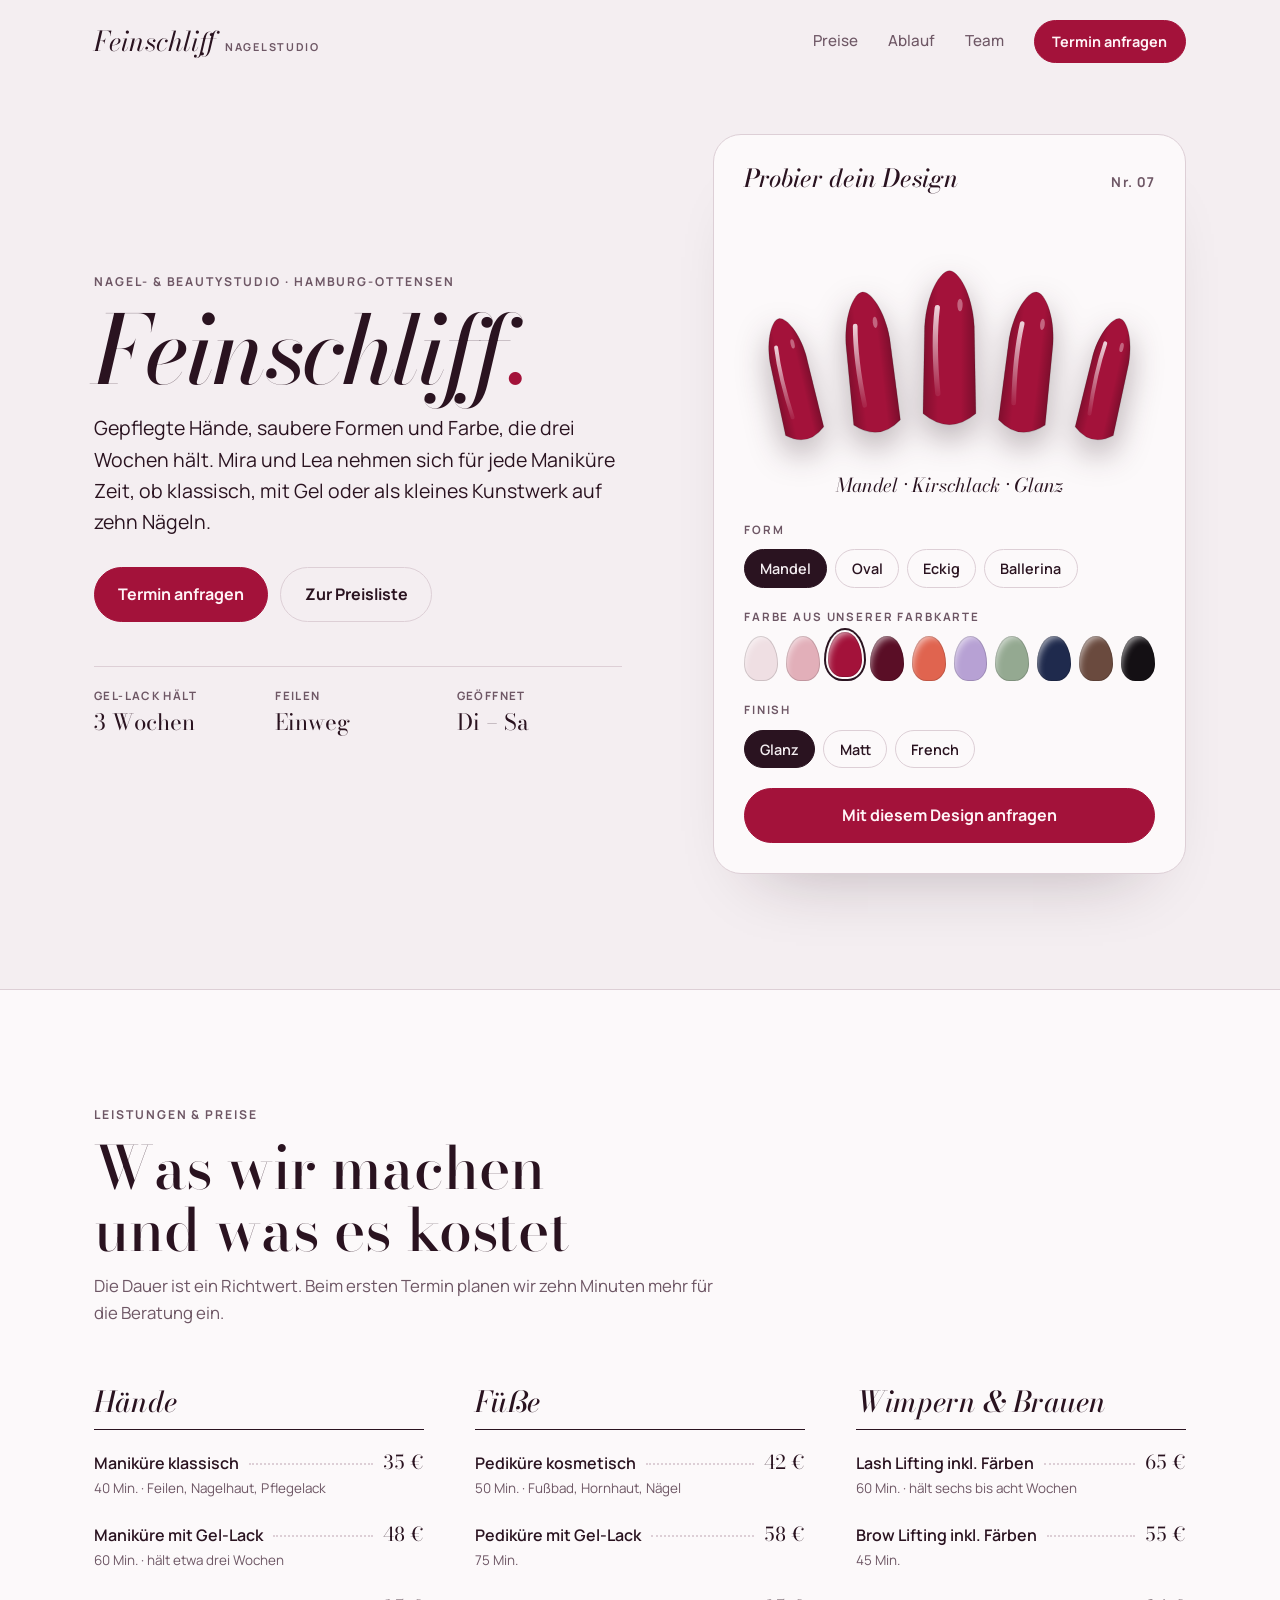
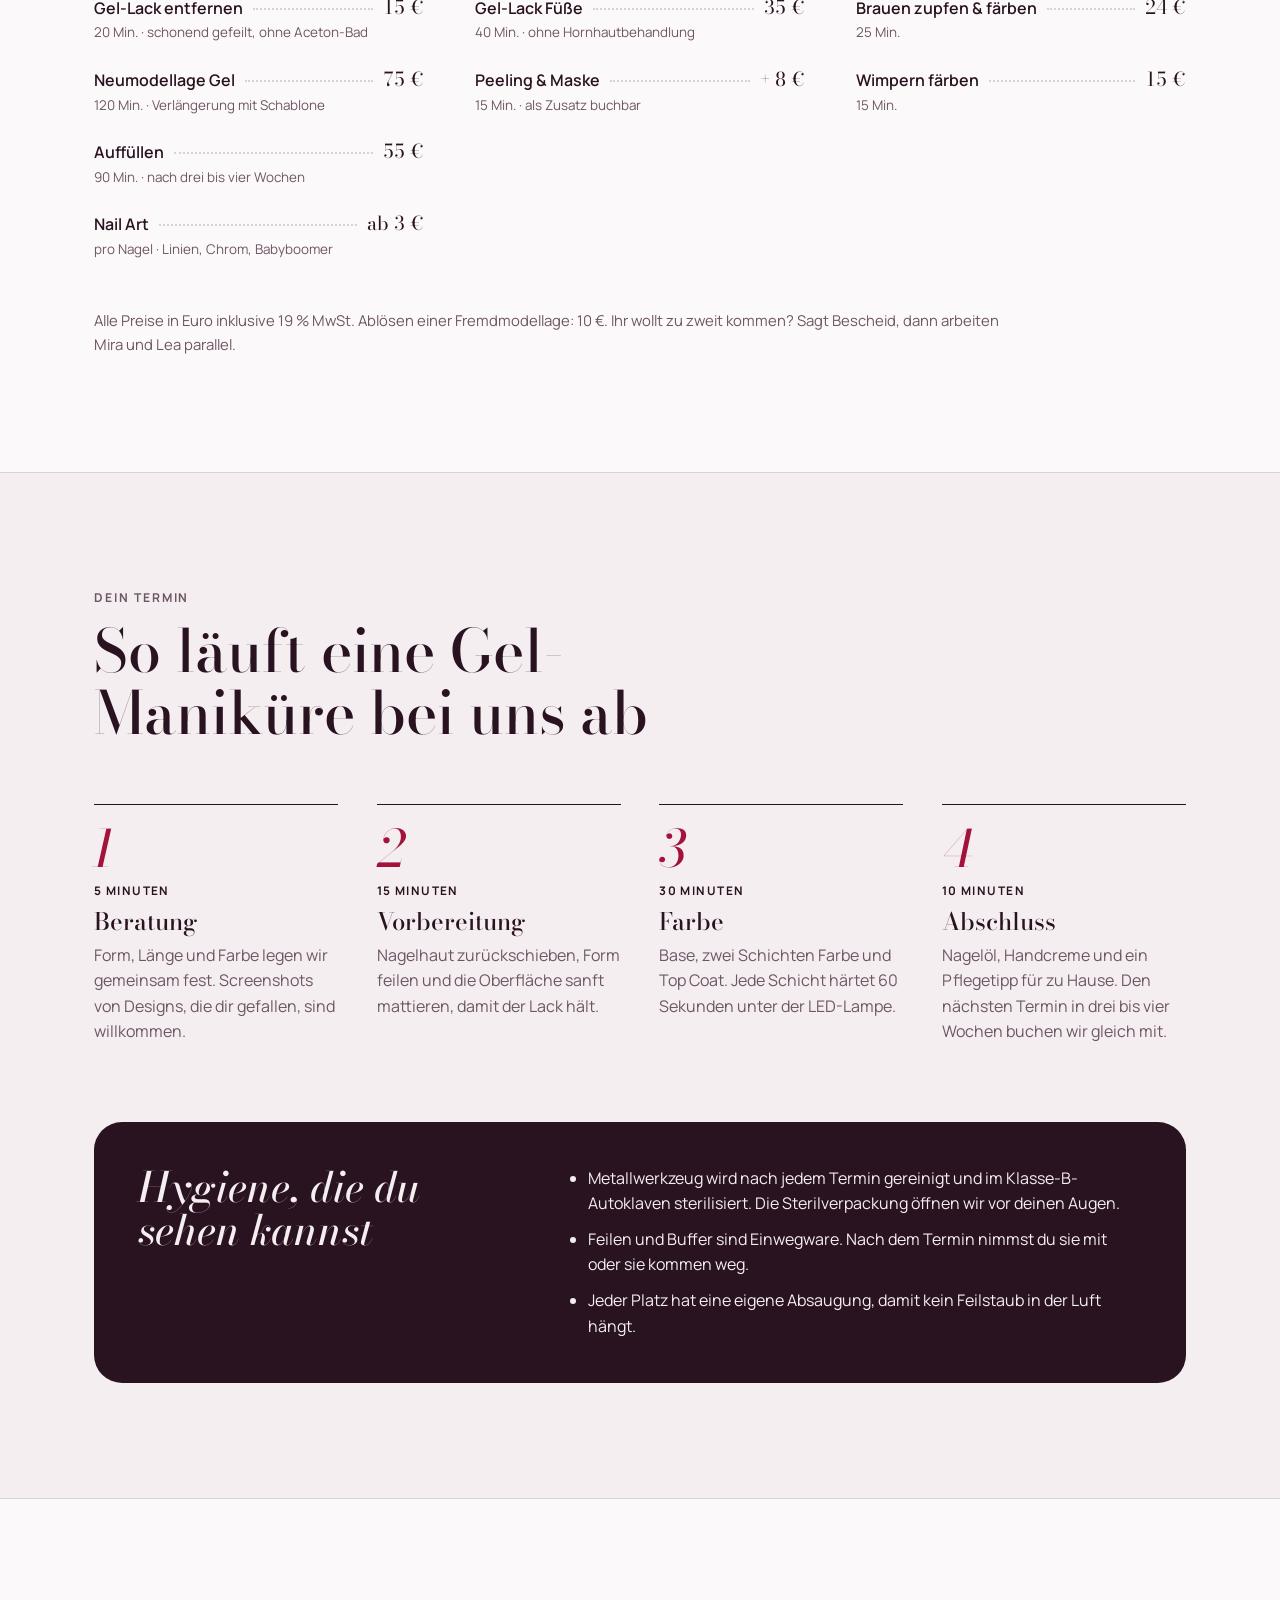
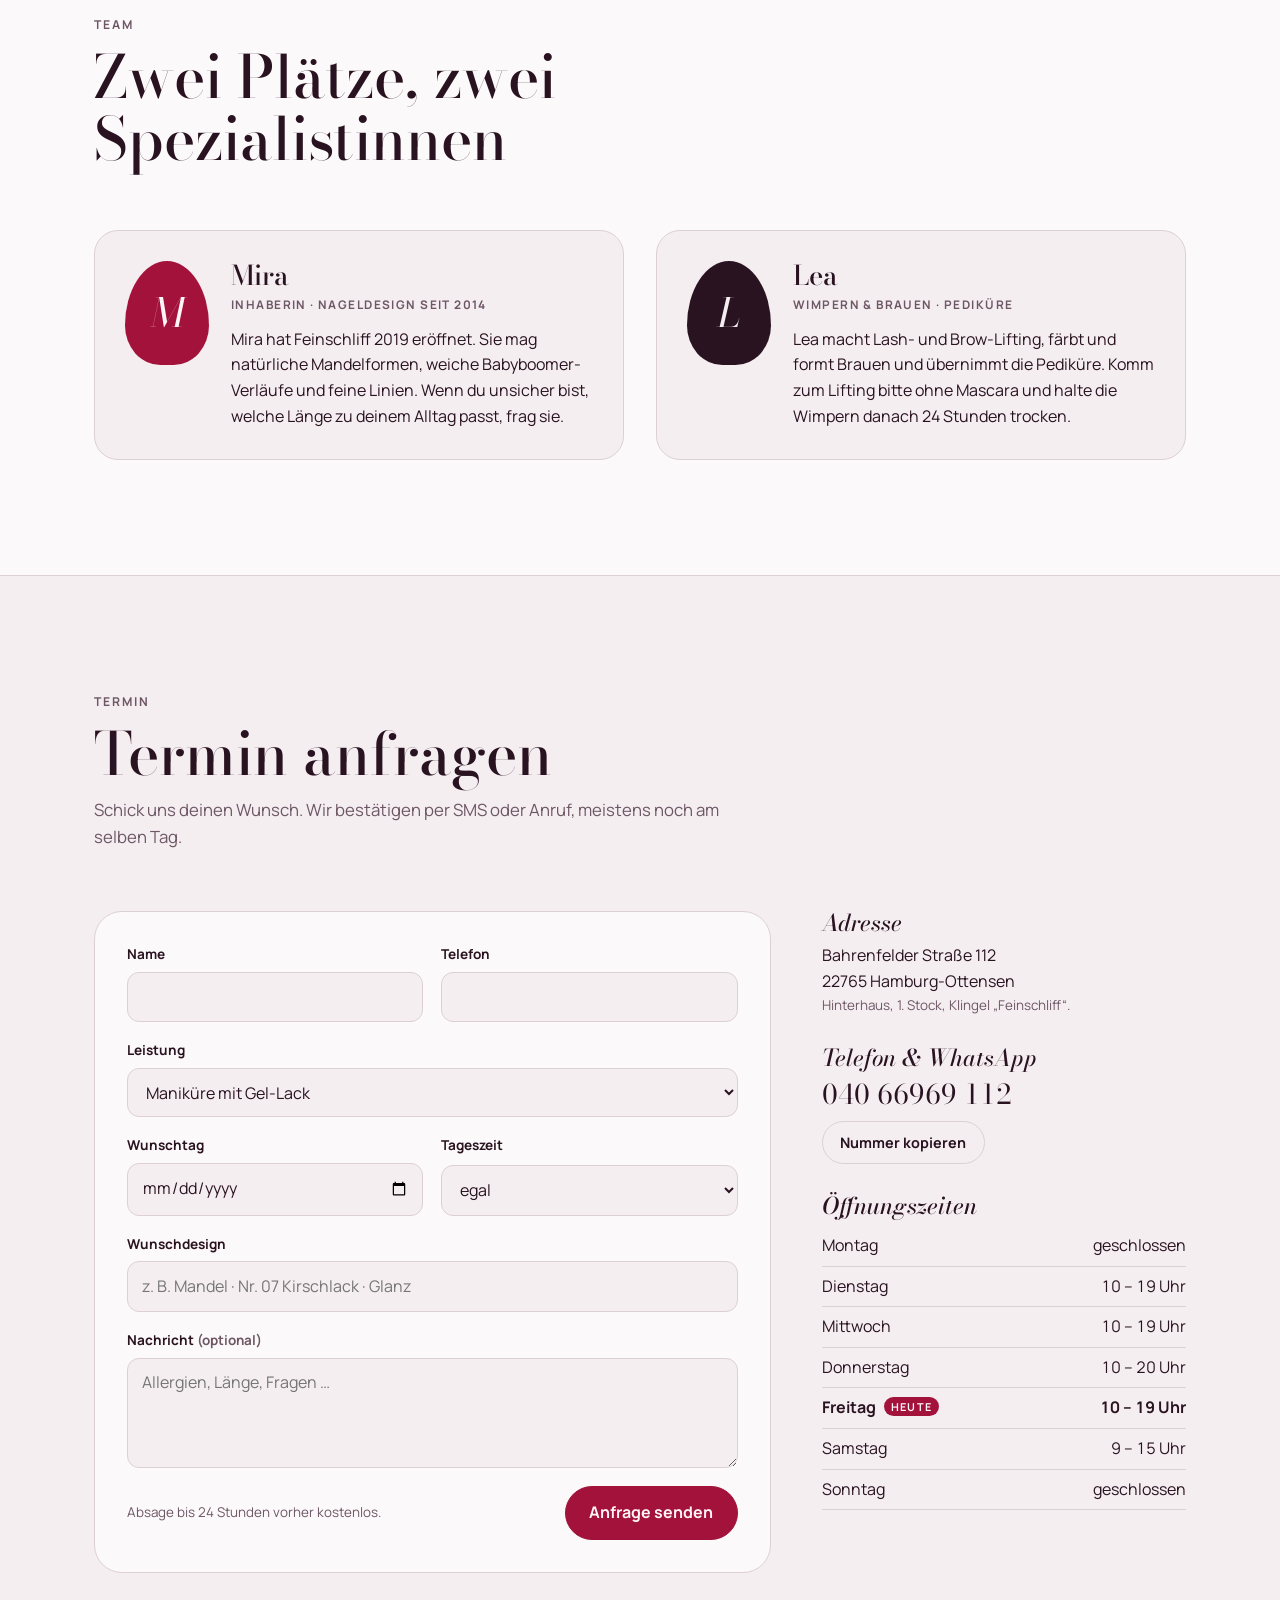
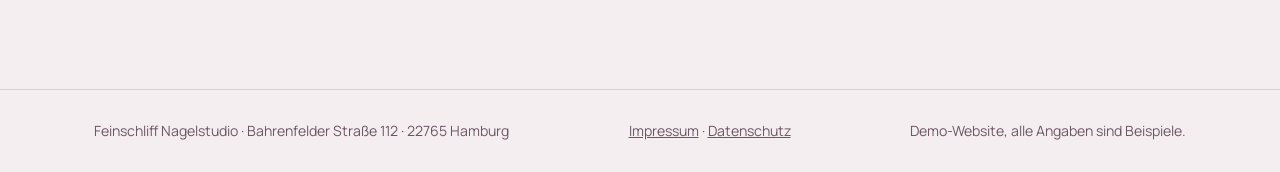
<file: websites/feinschliff/index.html>
<!doctype html>
<html lang="de">
<head>
<meta charset="utf-8">
<meta name="viewport" content="width=device-width, initial-scale=1, viewport-fit=cover">
<title>Feinschliff Nagelstudio</title>
<meta name="description" content="Feinschliff – Nagel- und Beautystudio in Hamburg-Ottensen. Maniküre, Gel, Pediküre, Wimpern und Brauen.">
<link rel="stylesheet" href="../fonts/feinschliff.css">
<style>
/* Layout: Hero zweispaltig – links der Name in Bodoni-Kursiv, rechts ein Lackfächer zum Durchprobieren.
   Darunter ruhige Bänder: Preisliste mit Punktlinien, Ablauf (echte Reihenfolge), Team, Termin. */
@property --polish { syntax: "<color>"; inherits: true; initial-value: #A3123A; }
:root{
  --bg:#F4EEF1;
  --surface:#FCF9FA;
  --ink:#2A1320;
  --muted:#6E5765;
  --line:#DDCFD6;
  --lack:#A3123A;
  --on-lack:#FFF4F7;
  --shadow:rgb(42 19 32 / .32);
  --display:"Bodoni Moda","Bodoni 72",Didot,"Times New Roman",serif;
  --sans:"Manrope",system-ui,-apple-system,"Segoe UI",Roboto,sans-serif;
  --gutter:clamp(16px,4vw,44px);
}
@media (prefers-color-scheme: dark){
  :root:not([data-theme="light"]){
    --bg:#1A0F16;--surface:#25171F;--ink:#F6EAF0;--muted:#BEA6B4;--line:#45303D;--lack:#F2557E;--on-lack:#1A0F16;--shadow:rgb(0 0 0 / .6);color-scheme:dark;
  }
}
:root[data-theme="dark"]{
  --bg:#1A0F16;--surface:#25171F;--ink:#F6EAF0;--muted:#BEA6B4;--line:#45303D;--lack:#F2557E;--on-lack:#1A0F16;--shadow:rgb(0 0 0 / .6);color-scheme:dark;
}

*,*::before,*::after{box-sizing:border-box}
[hidden]{display:none!important}
html{scroll-behavior:smooth}
body{margin:0;background:var(--bg);color:var(--ink);font-family:var(--sans);font-size:16px;line-height:1.6;-webkit-font-smoothing:antialiased}
.wrap{max-width:1180px;margin-inline:auto;padding-left:max(var(--gutter),env(safe-area-inset-left,0px));padding-right:max(var(--gutter),env(safe-area-inset-right,0px))}
a{color:inherit}
:focus-visible{outline:2px solid var(--lack);outline-offset:3px;border-radius:6px}
h1,h2,h3{font-family:var(--display);font-weight:500;line-height:1.05;text-wrap:balance;margin:0}
p{margin:0}
.eyebrow{font-size:.76rem;font-weight:700;letter-spacing:.16em;text-transform:uppercase;color:var(--muted)}

/* Kopfzeile */
.top-in{display:flex;align-items:center;justify-content:space-between;gap:16px;padding-block:20px}
.brand{font-family:var(--display);font-style:italic;font-size:1.7rem;text-decoration:none;line-height:1;display:flex;align-items:baseline;gap:.55rem}
.brand small{font-family:var(--sans);font-style:normal;font-size:.68rem;font-weight:700;letter-spacing:.16em;text-transform:uppercase;color:var(--muted)}
.nav{display:flex;align-items:center;gap:clamp(14px,2.4vw,30px);font-size:.95rem;font-weight:500}
.nav a:not(.btn){text-decoration:none;color:var(--muted)}
.nav a:not(.btn):hover{color:var(--ink)}
@media (max-width:680px){.nav a:not(.btn){display:none}.brand small{display:none}}

.btn{font:inherit;display:inline-flex;align-items:center;justify-content:center;gap:.5rem;padding:.85rem 1.45rem;border-radius:999px;background:var(--lack);color:var(--on-lack);font-weight:700;text-decoration:none;border:1.5px solid var(--lack);cursor:pointer;transition:transform .15s ease,border-color .2s}
.btn:hover{transform:translateY(-1px)}
.btn-ghost{background:transparent;color:var(--ink);border-color:var(--line)}
.btn-ghost:hover{border-color:var(--ink)}
.btn-small{padding:.55rem 1.1rem;font-size:.9rem}
.btn-block{width:100%}

/* Hero */
.hero-in{display:grid;grid-template-columns:minmax(0,1.08fr) minmax(0,.92fr);gap:clamp(32px,5vw,76px);align-items:center;padding-block:clamp(20px,4vw,56px) clamp(64px,9vw,120px)}
@media (max-width:920px){.hero-in{grid-template-columns:minmax(0,1fr)}.hero h1{font-size:clamp(3.4rem,14vw,7.6rem)}}
.hero h1{font-size:clamp(4rem,7.4vw,7.6rem);font-style:italic;font-weight:500;letter-spacing:-.025em;line-height:.92;margin-block:.16em .2em}
.hero h1 .dot{color:var(--lack);font-style:normal}
.lead{font-size:clamp(1.05rem,1.6vw,1.22rem);max-width:33em}
.actions{display:flex;flex-wrap:wrap;gap:12px;margin-top:30px}
.facts{display:grid;grid-template-columns:repeat(3,minmax(0,1fr));gap:16px;margin:44px 0 0;padding-top:20px;border-top:1px solid var(--line);max-width:33em}
.facts dt{font-size:.72rem;letter-spacing:.12em;text-transform:uppercase;color:var(--muted);font-weight:700}
.facts dd{margin:4px 0 0;font-family:var(--display);font-size:clamp(1.15rem,2vw,1.4rem);line-height:1.2}

.studio{background:var(--surface);border:1px solid var(--line);border-radius:28px;padding:clamp(18px,3vw,30px);display:grid;gap:20px;box-shadow:0 40px 70px -48px var(--shadow)}
.studio-head{display:flex;justify-content:space-between;align-items:baseline;gap:12px}
.card-title{font-size:1.55rem;font-style:italic}
.shade-no{font-variant-numeric:tabular-nums;font-size:.85rem;color:var(--muted);font-weight:700;letter-spacing:.08em}
#tips{display:block;width:100%;max-width:100%;height:auto;aspect-ratio:420/250;transition:--polish .5s ease;filter:drop-shadow(0 14px 16px var(--shadow))}
#tips .polish{fill:var(--polish)}
#tips .base-french{fill:#F5DFE3}
.studio-label{font-family:var(--display);font-style:italic;font-size:1.2rem;text-align:center;margin-top:-8px}
.opt{border:0;margin:0;padding:0;min-width:0}
.opt legend{font-size:.72rem;font-weight:700;letter-spacing:.16em;text-transform:uppercase;color:var(--muted);padding:0;margin-bottom:10px}
.chips{display:flex;flex-wrap:wrap;gap:8px}
.chip{position:relative;display:inline-block}
.chip input{position:absolute;inset:0;width:100%;height:100%;margin:0;opacity:0;cursor:pointer}
.chip span{display:inline-block;padding:.42rem .95rem;border:1.5px solid var(--line);border-radius:999px;font-size:.9rem;font-weight:600;transition:background-color .15s,border-color .15s,color .15s}
.chip input:hover + span{border-color:var(--ink)}
.chip input:checked + span{background:var(--ink);border-color:var(--ink);color:var(--bg)}
.chip input:focus-visible + span{outline:2px solid var(--lack);outline-offset:2px}
.swatches{display:grid;grid-template-columns:repeat(10,minmax(0,1fr));gap:8px}
@media (max-width:440px){.swatches{grid-template-columns:repeat(5,minmax(0,1fr))}}
.sw{position:relative;display:block}
.sw input{position:absolute;inset:0;width:100%;height:100%;margin:0;opacity:0;cursor:pointer;z-index:1}
.sw span{display:block;aspect-ratio:3/4;border-radius:50% 50% 42% 42% / 62% 62% 38% 38%;background:var(--c);box-shadow:inset 0 0 0 1px rgb(0 0 0 / .14),inset 5px 6px 7px -5px rgb(255 255 255 / .65);transition:transform .18s ease,box-shadow .18s}
.sw input:hover + span{transform:translateY(-2px)}
.sw input:checked + span{transform:translateY(-4px);box-shadow:inset 0 0 0 1px rgb(0 0 0 / .14),inset 5px 6px 7px -5px rgb(255 255 255 / .65),0 0 0 2px var(--surface),0 0 0 4px var(--ink)}
.sw input:focus-visible + span{outline:2px solid var(--lack);outline-offset:5px}

/* Bänder */
.band{padding-block:clamp(64px,9vw,120px)}
.band-alt{background:var(--surface);border-block:1px solid var(--line)}
.sec-head{display:grid;gap:12px;max-width:40em;margin-bottom:clamp(36px,5vw,60px)}
.sec-head h2{font-size:clamp(2.3rem,5vw,3.7rem)}
.sec-head p:not(.eyebrow){color:var(--muted);font-size:1.05rem}

/* Preisliste */
.prices{display:grid;grid-template-columns:repeat(3,minmax(0,1fr));gap:clamp(32px,4vw,60px)}
@media (max-width:920px){.prices{grid-template-columns:minmax(0,1fr)}}
.prices h3{font-size:1.8rem;font-style:italic;padding-bottom:12px;border-bottom:1.5px solid var(--ink);margin-bottom:6px}
.plist{list-style:none;margin:0;padding:0}
.plist li{display:grid;grid-template-columns:minmax(0,max-content) minmax(18px,1fr) auto;column-gap:10px;align-items:baseline;padding-block:11px 9px}
.plist .nm{font-weight:600;grid-column:1;grid-row:1}
.plist .dots{grid-column:2;grid-row:1;border-bottom:2px dotted var(--line);height:.8em;transform:translateY(-.25em)}
.plist .pr{grid-column:3;grid-row:1;font-family:var(--display);font-size:1.2rem;font-variant-numeric:tabular-nums;white-space:nowrap}
.plist .du{grid-column:1/-1;grid-row:2;font-size:.84rem;color:var(--muted)}
.note{margin-top:40px;color:var(--muted);font-size:.93rem;max-width:62em}

/* Ablauf */
.steps{list-style:none;margin:0;padding:0;display:grid;grid-template-columns:repeat(4,minmax(0,1fr));gap:clamp(22px,3vw,40px);counter-reset:s}
@media (max-width:980px){.steps{grid-template-columns:repeat(2,minmax(0,1fr))}}
@media (max-width:560px){.steps{grid-template-columns:minmax(0,1fr)}}
.steps li{counter-increment:s;display:grid;gap:8px;align-content:start;padding-top:18px;border-top:1.5px solid var(--ink)}
.steps li::before{content:counter(s);font-family:var(--display);font-style:italic;font-size:3.2rem;line-height:1;color:var(--lack)}
.steps h3{font-size:1.5rem}
.steps p{color:var(--muted)}
.steps .t{font-size:.74rem;font-weight:700;letter-spacing:.12em;text-transform:uppercase;color:var(--ink)}
.hyg{margin-top:clamp(44px,6vw,80px);display:grid;grid-template-columns:minmax(0,.8fr) minmax(0,1.2fr);gap:clamp(18px,4vw,60px);padding:clamp(24px,4vw,44px);border-radius:28px;background:var(--ink);color:var(--bg)}
.hyg h3{font-size:clamp(1.9rem,3.4vw,2.6rem);font-style:italic}
.hyg ul{margin:0;padding-left:1.1em;display:grid;gap:10px}
@media (max-width:760px){.hyg{grid-template-columns:minmax(0,1fr)}}

/* Team */
.team{display:grid;grid-template-columns:repeat(2,minmax(0,1fr));gap:clamp(18px,3vw,32px)}
@media (max-width:760px){.team{grid-template-columns:minmax(0,1fr)}}
.person{display:grid;grid-template-columns:auto minmax(0,1fr);gap:22px;align-items:start;padding:clamp(20px,3vw,30px);border:1px solid var(--line);border-radius:24px;background:var(--bg)}
.mono{width:84px;height:104px;border-radius:50% 50% 42% 42% / 62% 62% 38% 38%;display:grid;place-items:center;font-family:var(--display);font-style:italic;font-size:2.5rem;background:var(--lack);color:var(--on-lack)}
.mono-2{background:var(--ink);color:var(--bg)}
.person h3{font-size:1.7rem}
.role{font-size:.74rem;font-weight:700;letter-spacing:.12em;text-transform:uppercase;color:var(--muted);margin:6px 0 12px!important}
@media (max-width:420px){.person{grid-template-columns:minmax(0,1fr)}.mono{width:64px;height:80px;font-size:2rem}}

/* Termin */
.book{display:grid;grid-template-columns:minmax(0,1.3fr) minmax(0,.7fr);gap:clamp(28px,4vw,56px);align-items:start}
@media (max-width:920px){.book{grid-template-columns:minmax(0,1fr)}}
.req{display:grid;grid-template-columns:repeat(2,minmax(0,1fr));gap:18px;padding:clamp(20px,3vw,32px);background:var(--surface);border:1px solid var(--line);border-radius:28px}
@media (max-width:560px){.req{grid-template-columns:minmax(0,1fr)}}
.field{display:grid;gap:6px;min-width:0}
.field.full{grid-column:1/-1}
.field label{font-size:.85rem;font-weight:700}
input,select,textarea{font:inherit;color:var(--ink);background:var(--bg);border:1.5px solid var(--line);border-radius:12px;padding:.72rem .85rem;width:100%;min-width:0}
input:focus,select:focus,textarea:focus{outline:none;border-color:var(--lack);box-shadow:0 0 0 3px color-mix(in srgb,var(--lack) 24%,transparent)}
textarea{min-height:110px;resize:vertical}
.form-foot{grid-column:1/-1;display:flex;flex-wrap:wrap;align-items:center;justify-content:space-between;gap:12px 20px}
.small{font-size:.84rem;color:var(--muted)}
.done{grid-column:1/-1;padding:16px 18px;border-radius:16px;background:color-mix(in srgb,var(--lack) 11%,var(--surface));border:1px solid color-mix(in srgb,var(--lack) 40%,transparent)}
.done strong{font-family:var(--display);font-style:italic;font-size:1.3rem;font-weight:500;display:block;margin-bottom:4px}
.info{display:grid;gap:30px}
.info h3{font-size:1.45rem;font-style:italic;margin-bottom:8px}
.hours{width:100%;border-collapse:collapse;font-variant-numeric:tabular-nums}
.hours td{padding:7px 0;border-bottom:1px solid var(--line)}
.hours td:last-child{text-align:right}
.hours tr.today td{font-weight:700}
.hours tr.today td:first-child::after{content:"heute";margin-left:8px;font-size:.68rem;letter-spacing:.12em;text-transform:uppercase;color:var(--on-lack);background:var(--lack);padding:2px 7px;border-radius:999px;vertical-align:2px}
.copy-row{display:flex;flex-wrap:wrap;align-items:center;gap:10px 14px}
.phone{font-family:var(--display);font-size:1.7rem;line-height:1.2;user-select:all;font-variant-numeric:tabular-nums}

footer{border-top:1px solid var(--line)}
.foot{display:flex;flex-wrap:wrap;justify-content:space-between;gap:10px 28px;padding-block:30px;font-size:.88rem;color:var(--muted)}

@media (prefers-reduced-motion: reduce){html{scroll-behavior:auto}*,*::before,*::after{transition:none!important;animation:none!important}}
</style>
</head>
<body>

<header class="top">
  <div class="wrap top-in">
    <a class="brand" href="#start">Feinschliff <small>Nagelstudio</small></a>
    <nav class="nav" aria-label="Hauptnavigation">
      <a href="#preise">Preise</a>
      <a href="#ablauf">Ablauf</a>
      <a href="#team">Team</a>
      <a class="btn btn-small" href="#termin">Termin anfragen</a>
    </nav>
  </div>
</header>

<main>
<section class="hero" id="start">
  <div class="wrap hero-in">
    <div class="hero-copy">
      <p class="eyebrow">Nagel- &amp; Beautystudio · Hamburg-Ottensen</p>
      <h1>Feinschliff<span class="dot">.</span></h1>
      <p class="lead">Gepflegte Hände, saubere Formen und Farbe, die drei Wochen hält. Mira und Lea nehmen sich für jede Maniküre Zeit, ob klassisch, mit Gel oder als kleines Kunstwerk auf zehn Nägeln.</p>
      <div class="actions">
        <a class="btn" href="#termin">Termin anfragen</a>
        <a class="btn btn-ghost" href="#preise">Zur Preisliste</a>
      </div>
      <dl class="facts">
        <div><dt>Gel-Lack hält</dt><dd>3 Wochen</dd></div>
        <div><dt>Feilen</dt><dd>Einweg</dd></div>
        <div><dt>Geöffnet</dt><dd>Di – Sa</dd></div>
      </dl>
    </div>

    <div class="studio" role="group" aria-labelledby="studio-title">
      <div class="studio-head">
        <h2 class="card-title" id="studio-title">Probier dein Design</h2>
        <span class="shade-no" id="shade-no">Nr. 07</span>
      </div>
      <svg id="tips" viewBox="0 0 420 250" role="img" aria-label="Fünf Nagel-Tips in Mandelform, Farbe Kirschlack, Glanz"></svg>
      <p class="studio-label" id="studio-label" aria-live="polite">Mandel · Kirschlack · Glanz</p>
      <fieldset class="opt">
        <legend>Form</legend>
        <div class="chips">
          <label class="chip"><input type="radio" name="shape" value="mandel" id="shape-mandel" checked><span>Mandel</span></label>
          <label class="chip"><input type="radio" name="shape" value="oval" id="shape-oval"><span>Oval</span></label>
          <label class="chip"><input type="radio" name="shape" value="eckig" id="shape-eckig"><span>Eckig</span></label>
          <label class="chip"><input type="radio" name="shape" value="ballerina" id="shape-ballerina"><span>Ballerina</span></label>
        </div>
      </fieldset>
      <fieldset class="opt">
        <legend>Farbe aus unserer Farbkarte</legend>
        <div class="swatches" id="swatches"></div>
      </fieldset>
      <fieldset class="opt">
        <legend>Finish</legend>
        <div class="chips">
          <label class="chip"><input type="radio" name="finish" value="glanz" id="finish-glanz" checked><span>Glanz</span></label>
          <label class="chip"><input type="radio" name="finish" value="matt" id="finish-matt"><span>Matt</span></label>
          <label class="chip"><input type="radio" name="finish" value="french" id="finish-french"><span>French</span></label>
        </div>
      </fieldset>
      <a class="btn btn-block" id="use-design" href="#termin">Mit diesem Design anfragen</a>
    </div>
  </div>
</section>

<section class="band band-alt" id="preise">
  <div class="wrap">
    <div class="sec-head">
      <p class="eyebrow">Leistungen &amp; Preise</p>
      <h2>Was wir machen und was es kostet</h2>
      <p>Die Dauer ist ein Richtwert. Beim ersten Termin planen wir zehn Minuten mehr für die Beratung ein.</p>
    </div>
    <div class="prices">
      <div>
        <h3>Hände</h3>
        <ul class="plist">
          <li><span class="nm">Maniküre klassisch</span><span class="dots" aria-hidden="true"></span><span class="pr">35 €</span><span class="du">40 Min. · Feilen, Nagelhaut, Pflegelack</span></li>
          <li><span class="nm">Maniküre mit Gel-Lack</span><span class="dots" aria-hidden="true"></span><span class="pr">48 €</span><span class="du">60 Min. · hält etwa drei Wochen</span></li>
          <li><span class="nm">Gel-Lack entfernen</span><span class="dots" aria-hidden="true"></span><span class="pr">15 €</span><span class="du">20 Min. · schonend gefeilt, ohne Aceton-Bad</span></li>
          <li><span class="nm">Neumodellage Gel</span><span class="dots" aria-hidden="true"></span><span class="pr">75 €</span><span class="du">120 Min. · Verlängerung mit Schablone</span></li>
          <li><span class="nm">Auffüllen</span><span class="dots" aria-hidden="true"></span><span class="pr">55 €</span><span class="du">90 Min. · nach drei bis vier Wochen</span></li>
          <li><span class="nm">Nail Art</span><span class="dots" aria-hidden="true"></span><span class="pr">ab 3 €</span><span class="du">pro Nagel · Linien, Chrom, Babyboomer</span></li>
        </ul>
      </div>
      <div>
        <h3>Füße</h3>
        <ul class="plist">
          <li><span class="nm">Pediküre kosmetisch</span><span class="dots" aria-hidden="true"></span><span class="pr">42 €</span><span class="du">50 Min. · Fußbad, Hornhaut, Nägel</span></li>
          <li><span class="nm">Pediküre mit Gel-Lack</span><span class="dots" aria-hidden="true"></span><span class="pr">58 €</span><span class="du">75 Min.</span></li>
          <li><span class="nm">Gel-Lack Füße</span><span class="dots" aria-hidden="true"></span><span class="pr">35 €</span><span class="du">40 Min. · ohne Hornhautbehandlung</span></li>
          <li><span class="nm">Peeling &amp; Maske</span><span class="dots" aria-hidden="true"></span><span class="pr">+ 8 €</span><span class="du">15 Min. · als Zusatz buchbar</span></li>
        </ul>
      </div>
      <div>
        <h3>Wimpern &amp; Brauen</h3>
        <ul class="plist">
          <li><span class="nm">Lash Lifting inkl. Färben</span><span class="dots" aria-hidden="true"></span><span class="pr">65 €</span><span class="du">60 Min. · hält sechs bis acht Wochen</span></li>
          <li><span class="nm">Brow Lifting inkl. Färben</span><span class="dots" aria-hidden="true"></span><span class="pr">55 €</span><span class="du">45 Min.</span></li>
          <li><span class="nm">Brauen zupfen &amp; färben</span><span class="dots" aria-hidden="true"></span><span class="pr">24 €</span><span class="du">25 Min.</span></li>
          <li><span class="nm">Wimpern färben</span><span class="dots" aria-hidden="true"></span><span class="pr">15 €</span><span class="du">15 Min.</span></li>
        </ul>
      </div>
    </div>
    <p class="note">Alle Preise in Euro inklusive 19 % MwSt. Ablösen einer Fremdmodellage: 10 €. Ihr wollt zu zweit kommen? Sagt Bescheid, dann arbeiten Mira und Lea parallel.</p>
  </div>
</section>

<section class="band" id="ablauf">
  <div class="wrap">
    <div class="sec-head">
      <p class="eyebrow">Dein Termin</p>
      <h2>So läuft eine Gel-Maniküre bei uns ab</h2>
    </div>
    <ol class="steps">
      <li><p class="t">5 Minuten</p><h3>Beratung</h3><p>Form, Länge und Farbe legen wir gemeinsam fest. Screenshots von Designs, die dir gefallen, sind willkommen.</p></li>
      <li><p class="t">15 Minuten</p><h3>Vorbereitung</h3><p>Nagelhaut zurückschieben, Form feilen und die Oberfläche sanft mattieren, damit der Lack hält.</p></li>
      <li><p class="t">30 Minuten</p><h3>Farbe</h3><p>Base, zwei Schichten Farbe und Top Coat. Jede Schicht härtet 60 Sekunden unter der LED-Lampe.</p></li>
      <li><p class="t">10 Minuten</p><h3>Abschluss</h3><p>Nagelöl, Handcreme und ein Pflegetipp für zu Hause. Den nächsten Termin in drei bis vier Wochen buchen wir gleich mit.</p></li>
    </ol>
    <div class="hyg">
      <h3>Hygiene, die du sehen kannst</h3>
      <ul>
        <li>Metallwerkzeug wird nach jedem Termin gereinigt und im Klasse-B-Autoklaven sterilisiert. Die Sterilverpackung öffnen wir vor deinen Augen.</li>
        <li>Feilen und Buffer sind Einwegware. Nach dem Termin nimmst du sie mit oder sie kommen weg.</li>
        <li>Jeder Platz hat eine eigene Absaugung, damit kein Feilstaub in der Luft hängt.</li>
      </ul>
    </div>
  </div>
</section>

<section class="band band-alt" id="team">
  <div class="wrap">
    <div class="sec-head">
      <p class="eyebrow">Team</p>
      <h2>Zwei Plätze, zwei Spezialistinnen</h2>
    </div>
    <div class="team">
      <article class="person">
        <div class="mono" aria-hidden="true">M</div>
        <div>
          <h3>Mira</h3>
          <p class="role">Inhaberin · Nageldesign seit 2014</p>
          <p>Mira hat Feinschliff 2019 eröffnet. Sie mag natürliche Mandelformen, weiche Babyboomer-Verläufe und feine Linien. Wenn du unsicher bist, welche Länge zu deinem Alltag passt, frag sie.</p>
        </div>
      </article>
      <article class="person">
        <div class="mono mono-2" aria-hidden="true">L</div>
        <div>
          <h3>Lea</h3>
          <p class="role">Wimpern &amp; Brauen · Pediküre</p>
          <p>Lea macht Lash- und Brow-Lifting, färbt und formt Brauen und übernimmt die Pediküre. Komm zum Lifting bitte ohne Mascara und halte die Wimpern danach 24 Stunden trocken.</p>
        </div>
      </article>
    </div>
  </div>
</section>

<section class="band" id="termin">
  <div class="wrap">
    <div class="sec-head">
      <p class="eyebrow">Termin</p>
      <h2>Termin anfragen</h2>
      <p>Schick uns deinen Wunsch. Wir bestätigen per SMS oder Anruf, meistens noch am selben Tag.</p>
    </div>
    <div class="book">
      <form class="req" id="req">
        <div class="field"><label for="f-name">Name</label><input id="f-name" name="name" autocomplete="name" required></div>
        <div class="field"><label for="f-tel">Telefon</label><input id="f-tel" name="tel" type="tel" autocomplete="tel" required></div>
        <div class="field full"><label for="f-service">Leistung</label><select id="f-service" name="service"></select></div>
        <div class="field"><label for="f-date">Wunschtag</label><input id="f-date" name="date" type="date"></div>
        <div class="field"><label for="f-time">Tageszeit</label>
          <select id="f-time" name="time">
            <option>egal</option>
            <option>vormittags (10–13 Uhr)</option>
            <option>nachmittags (13–16 Uhr)</option>
            <option>spät (16–19 Uhr, do bis 20 Uhr)</option>
          </select>
        </div>
        <div class="field full"><label for="f-design">Wunschdesign</label><input id="f-design" name="design" placeholder="z. B. Mandel · Nr. 07 Kirschlack · Glanz"></div>
        <div class="field full"><label for="f-msg">Nachricht <span class="small">(optional)</span></label><textarea id="f-msg" name="msg" placeholder="Allergien, Länge, Fragen …"></textarea></div>
        <div class="form-foot">
          <p class="small">Absage bis 24 Stunden vorher kostenlos.</p>
          <button class="btn" type="submit">Anfrage senden</button>
        </div>
        <div class="done" id="done" role="status" hidden></div>
      </form>

      <aside class="info">
        <div>
          <h3>Adresse</h3>
          <p>Bahrenfelder Straße 112<br>22765 Hamburg-Ottensen</p>
          <p class="small">Hinterhaus, 1. Stock, Klingel „Feinschliff“.</p>
        </div>
        <div>
          <h3>Telefon &amp; WhatsApp</h3>
          <div class="copy-row"><span class="phone" id="phone">040 66969 112</span><button class="btn btn-ghost btn-small" id="copy" type="button">Nummer kopieren</button></div>
        </div>
        <div>
          <h3>Öffnungszeiten</h3>
          <table class="hours">
            <tbody>
              <tr data-day="1"><td>Montag</td><td>geschlossen</td></tr>
              <tr data-day="2"><td>Dienstag</td><td>10 – 19 Uhr</td></tr>
              <tr data-day="3"><td>Mittwoch</td><td>10 – 19 Uhr</td></tr>
              <tr data-day="4"><td>Donnerstag</td><td>10 – 20 Uhr</td></tr>
              <tr data-day="5"><td>Freitag</td><td>10 – 19 Uhr</td></tr>
              <tr data-day="6"><td>Samstag</td><td>9 – 15 Uhr</td></tr>
              <tr data-day="0"><td>Sonntag</td><td>geschlossen</td></tr>
            </tbody>
          </table>
        </div>
      </aside>
    </div>
  </div>
</section>
</main>

<footer>
  <div class="wrap foot">
    <span>Feinschliff Nagelstudio · Bahrenfelder Straße 112 · 22765 Hamburg</span>
    <span><a href="../impressum/index.html">Impressum</a> · <a href="../datenschutz/index.html">Datenschutz</a></span>
    <span>Demo-Website, alle Angaben sind Beispiele.</span>
  </div>
</footer>

<script>
(() => {
  const SHADES = [
    { no: "01", name: "Milchglas",   hex: "#EFDFE3" },
    { no: "04", name: "Puder",       hex: "#E2AFB9" },
    { no: "07", name: "Kirschlack",  hex: "#A3123A" },
    { no: "09", name: "Bordeaux",    hex: "#5A0E26" },
    { no: "13", name: "Koralle",     hex: "#E0644F" },
    { no: "18", name: "Flieder",     hex: "#B7A1D4" },
    { no: "21", name: "Salbei",      hex: "#94A991" },
    { no: "26", name: "Nachtblau",   hex: "#1F2A4D" },
    { no: "30", name: "Mokka",       hex: "#6A4A3E" },
    { no: "35", name: "Schwarzlack", hex: "#141014" }
  ];
  const SHAPE_NAMES = { mandel: "Mandel", oval: "Oval", eckig: "Eckig", ballerina: "Ballerina" };
  const FINISH_NAMES = { glanz: "Glanz", matt: "Matt", french: "French" };

  // Nagelformen: lokale Koordinaten, Spitze oben (y=0), Nagelhaut unten (y=L)
  const cut = (w, L) => `L${w} ${L} Q${w / 2} ${L + w * 0.42} 0 ${L} Z`;
  const SHAPES = {
    mandel:    (w, L) => `M0 ${L} L${w*.03} ${w*1.05} C${w*.07} ${w*.42} ${w*.33} 0 ${w*.5} 0 C${w*.67} 0 ${w*.93} ${w*.42} ${w*.97} ${w*1.05} ${cut(w, L)}`,
    oval:      (w, L) => `M0 ${L} L0 ${w*.55} C0 ${w*.12} ${w*.22} 0 ${w*.5} 0 C${w*.78} 0 ${w} ${w*.12} ${w} ${w*.55} ${cut(w, L)}`,
    eckig:     (w, L) => `M0 ${L} L0 ${w*.12} Q0 0 ${w*.12} 0 L${w*.88} 0 Q${w} 0 ${w} ${w*.12} ${cut(w, L)}`,
    ballerina: (w, L) => `M0 ${L} L${w*.16} ${w*.14} Q${w*.2} 0 ${w*.3} 0 L${w*.7} 0 Q${w*.8} 0 ${w*.84} ${w*.14} ${cut(w, L)}`
  };
  const TIPS = [
    { w: 40, L: 118, r: -13 }, { w: 48, L: 134, r: -6.5 }, { w: 54, L: 146, r: 0 },
    { w: 48, L: 134, r: 6.5 }, { w: 40, L: 118, r: 13 }
  ];

  const state = { shape: "mandel", shade: "07", finish: "glanz" };
  const svg = document.getElementById("tips");
  const label = document.getElementById("studio-label");
  const shadeNo = document.getElementById("shade-no");

  function draw() {
    const shape = SHAPES[state.shape];
    const french = state.finish === "french";
    let defs = `<defs>
      <linearGradient id="g-depth" x1="0" x2="1" y1="0" y2="0">
        <stop offset="0" stop-color="#000" stop-opacity=".24"/><stop offset=".3" stop-color="#000" stop-opacity="0"/>
        <stop offset=".7" stop-color="#000" stop-opacity="0"/><stop offset="1" stop-color="#000" stop-opacity=".28"/>
      </linearGradient>
      <linearGradient id="g-shine" x1="0" y1="0" x2="0" y2="1">
        <stop offset="0" stop-color="#fff" stop-opacity=".8"/><stop offset="1" stop-color="#fff" stop-opacity=".08"/>
      </linearGradient>`;
    let body = "";
    TIPS.forEach((t, i) => {
      const d = shape(t.w, t.L);
      const cx = 210 + (i - 2) * 74;
      const by = 204 + Math.abs(i - 2) * 9;
      defs += `<clipPath id="clip${i}"><path d="${d}"/></clipPath>`;
      body += `<g transform="translate(${cx} ${by}) rotate(${t.r}) translate(${-t.w / 2} ${-t.L})">`;
      body += `<path d="${d}" class="${french ? "base-french" : "polish"}"/>`;
      body += `<g clip-path="url(#clip${i})">`;
      if (french) body += `<path class="polish" d="M-4 -4 H${t.w + 4} V${t.L * .33} Q${t.w / 2} ${t.L * .02} -4 ${t.L * .33} Z"/>`;
      body += `<rect x="-2" y="-2" width="${t.w + 4}" height="${t.L + t.w}" fill="url(#g-depth)"/>`;
      if (state.finish === "matt") {
        body += `<rect x="-2" y="-2" width="${t.w + 4}" height="${t.L + t.w}" fill="#fff" opacity=".07"/>`;
      } else {
        body += `<path d="M${t.w * .27} ${t.w * .7} Q${t.w * .19} ${t.L * .5} ${t.w * .28} ${t.L * .86}" fill="none" stroke="url(#g-shine)" stroke-width="${t.w * .1}" stroke-linecap="round"/>`;
        body += `<ellipse cx="${t.w * .7}" cy="${t.L * .24}" rx="${t.w * .05}" ry="${t.w * .12}" fill="#fff" opacity=".35"/>`;
      }
      body += `</g><path d="${d}" fill="none" stroke="#000" stroke-opacity=".16" stroke-width="1"/></g>`;
    });
    svg.innerHTML = defs + "</defs>" + body;
    paint();
  }

  function current() { return SHADES.find(s => s.no === state.shade); }
  function designText() {
    const s = current();
    return `${SHAPE_NAMES[state.shape]} · Nr. ${s.no} ${s.name} · ${FINISH_NAMES[state.finish]}`;
  }
  function paint() {
    const s = current();
    svg.style.setProperty("--polish", s.hex);
    shadeNo.textContent = "Nr. " + s.no;
    label.textContent = `${SHAPE_NAMES[state.shape]} · ${s.name} · ${FINISH_NAMES[state.finish]}`;
    svg.setAttribute("aria-label", `Fünf Nagel-Tips, Form ${SHAPE_NAMES[state.shape]}, Farbe ${s.name}, Finish ${FINISH_NAMES[state.finish]}`);
  }

  // Farbkarte aufbauen
  const sw = document.getElementById("swatches");
  sw.innerHTML = SHADES.map(s => `
    <label class="sw" title="Nr. ${s.no} ${s.name}">
      <input type="radio" name="shade" value="${s.no}" id="shade-${s.no}" ${s.no === state.shade ? "checked" : ""} aria-label="Nr. ${s.no} ${s.name}">
      <span style="--c:${s.hex}"></span>
    </label>`).join("");

  document.querySelector(".studio").addEventListener("change", e => {
    const t = e.target;
    if (t.name === "shade") { state.shade = t.value; paint(); }
    if (t.name === "shape") { state.shape = t.value; draw(); }
    if (t.name === "finish") { state.finish = t.value; draw(); }
  });
  draw();

  // Formular
  const service = document.getElementById("f-service");
  const names = [...document.querySelectorAll(".plist .nm")].map(n => n.textContent);
  service.innerHTML = names.map(n => `<option>${n}</option>`).join("");
  service.value = "Maniküre mit Gel-Lack";

  const date = document.getElementById("f-date");
  const iso = new Date(Date.now() - new Date().getTimezoneOffset() * 60000).toISOString().slice(0, 10);
  date.min = iso;

  const designField = document.getElementById("f-design");
  document.getElementById("use-design").addEventListener("click", () => {
    designField.value = designText();
    if (!/Gel|Nail Art|Neumodellage/.test(service.value)) service.value = "Maniküre mit Gel-Lack";
  });

  const form = document.getElementById("req");
  const done = document.getElementById("done");
  form.addEventListener("submit", e => {
    e.preventDefault();
    const name = document.getElementById("f-name").value.trim().split(" ")[0];
    let when = "";
    if (date.value) {
      const d = new Date(date.value + "T12:00:00");
      when = " am " + d.toLocaleDateString("de-DE", { weekday: "long", day: "numeric", month: "long" });
    }
    done.innerHTML = `<strong>Danke, ${escapeHtml(name)}!</strong>Deine Anfrage für ${escapeHtml(service.value)}${when} ist notiert. Diese Demo verschickt nichts. Auf der fertigen Website landet die Anfrage direkt im Studio-Postfach.`;
    done.hidden = false;
  });
  function escapeHtml(s) { return s.replace(/[&<>"']/g, c => ({ "&": "&amp;", "<": "&lt;", ">": "&gt;", '"': "&quot;", "'": "&#39;" }[c])); }

  // Telefonnummer kopieren
  const copyBtn = document.getElementById("copy");
  copyBtn.addEventListener("click", () => {
    const text = document.getElementById("phone").textContent;
    const ok = () => { copyBtn.textContent = "Kopiert"; setTimeout(() => copyBtn.textContent = "Nummer kopieren", 1800); };
    const fallback = () => { const r = document.createRange(); r.selectNodeContents(document.getElementById("phone")); const s = getSelection(); s.removeAllRanges(); s.addRange(r); copyBtn.textContent = "Markiert, jetzt kopieren"; };
    try { navigator.clipboard.writeText(text).then(ok, fallback); } catch (_) { fallback(); }
  });

  // Heutigen Tag in den Öffnungszeiten markieren (Hamburger Zeit)
  try {
    const wd = new Intl.DateTimeFormat("en-US", { timeZone: "Europe/Berlin", weekday: "short" }).format(new Date());
    const idx = ["Sun", "Mon", "Tue", "Wed", "Thu", "Fri", "Sat"].indexOf(wd);
    const row = document.querySelector(`.hours tr[data-day="${idx}"]`);
    if (row) row.classList.add("today");
  } catch (_) {}
})();
</script>
</body>
</html>
</file>
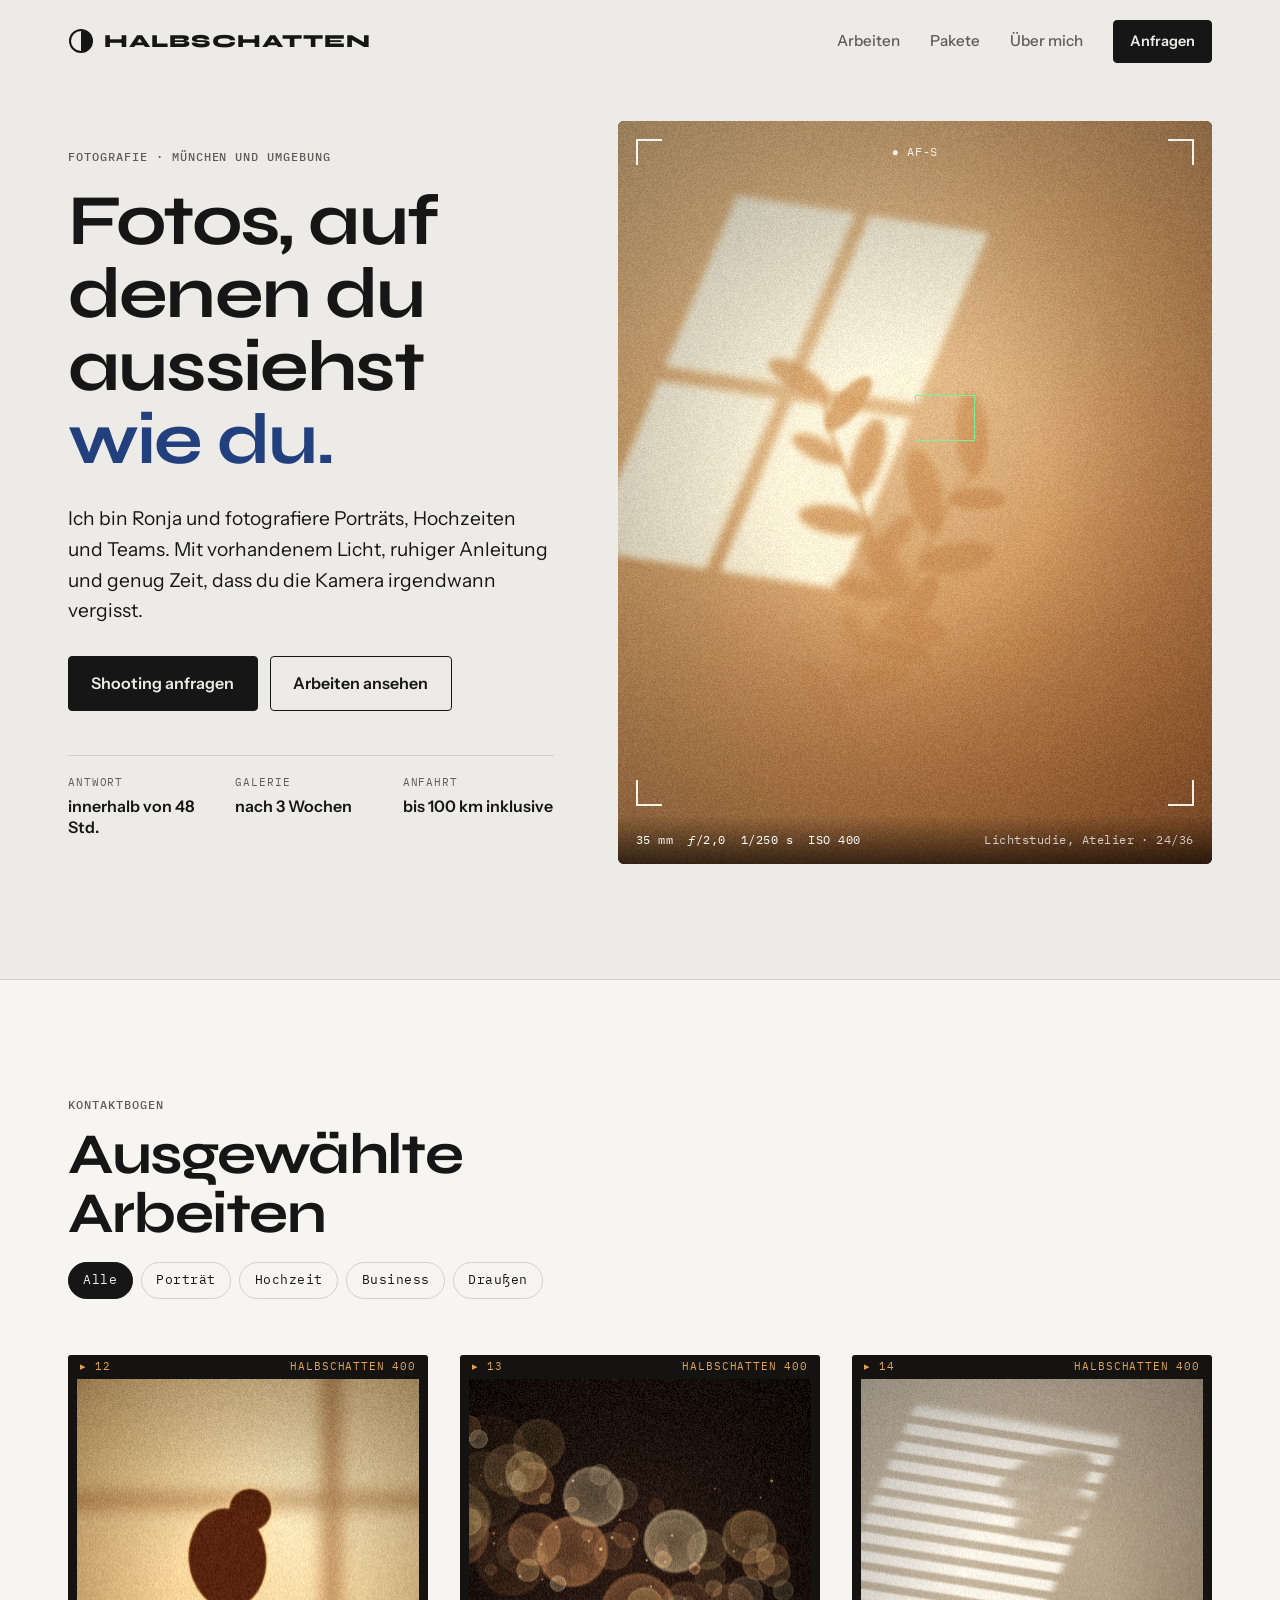
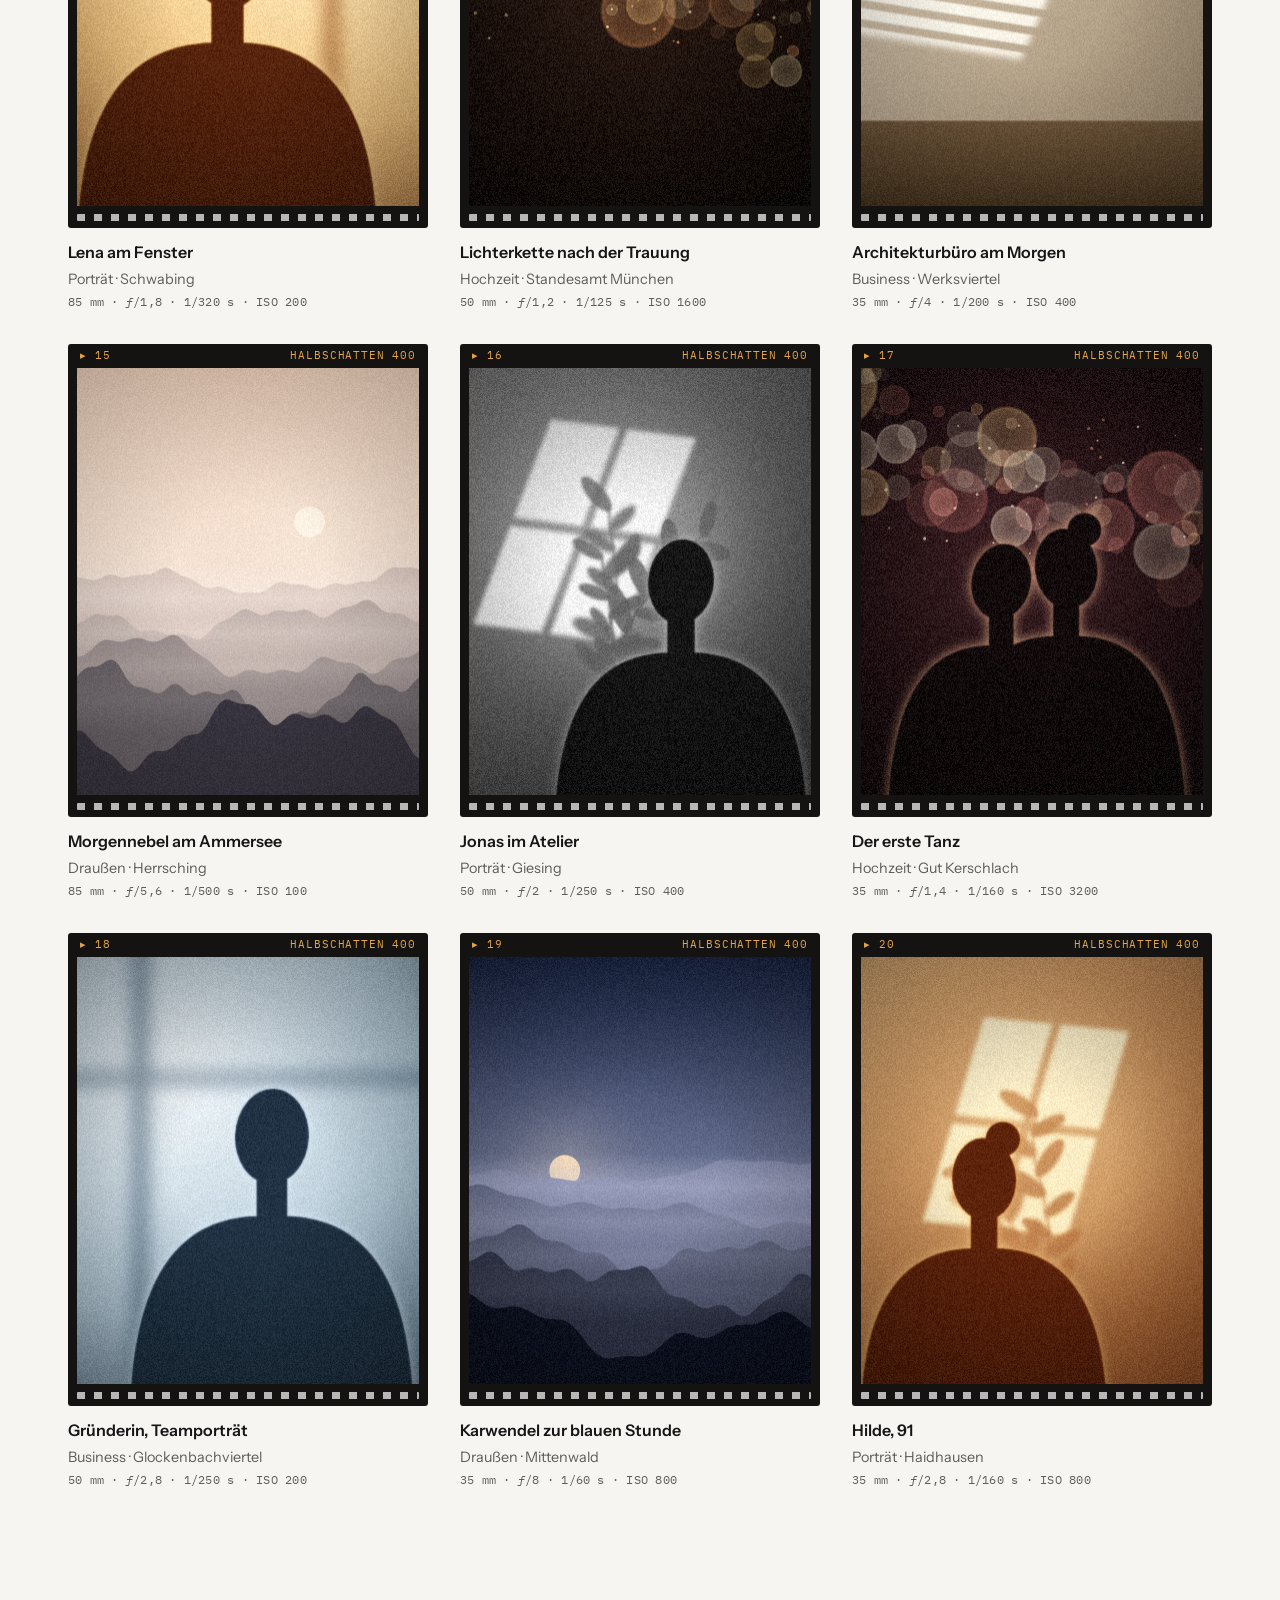
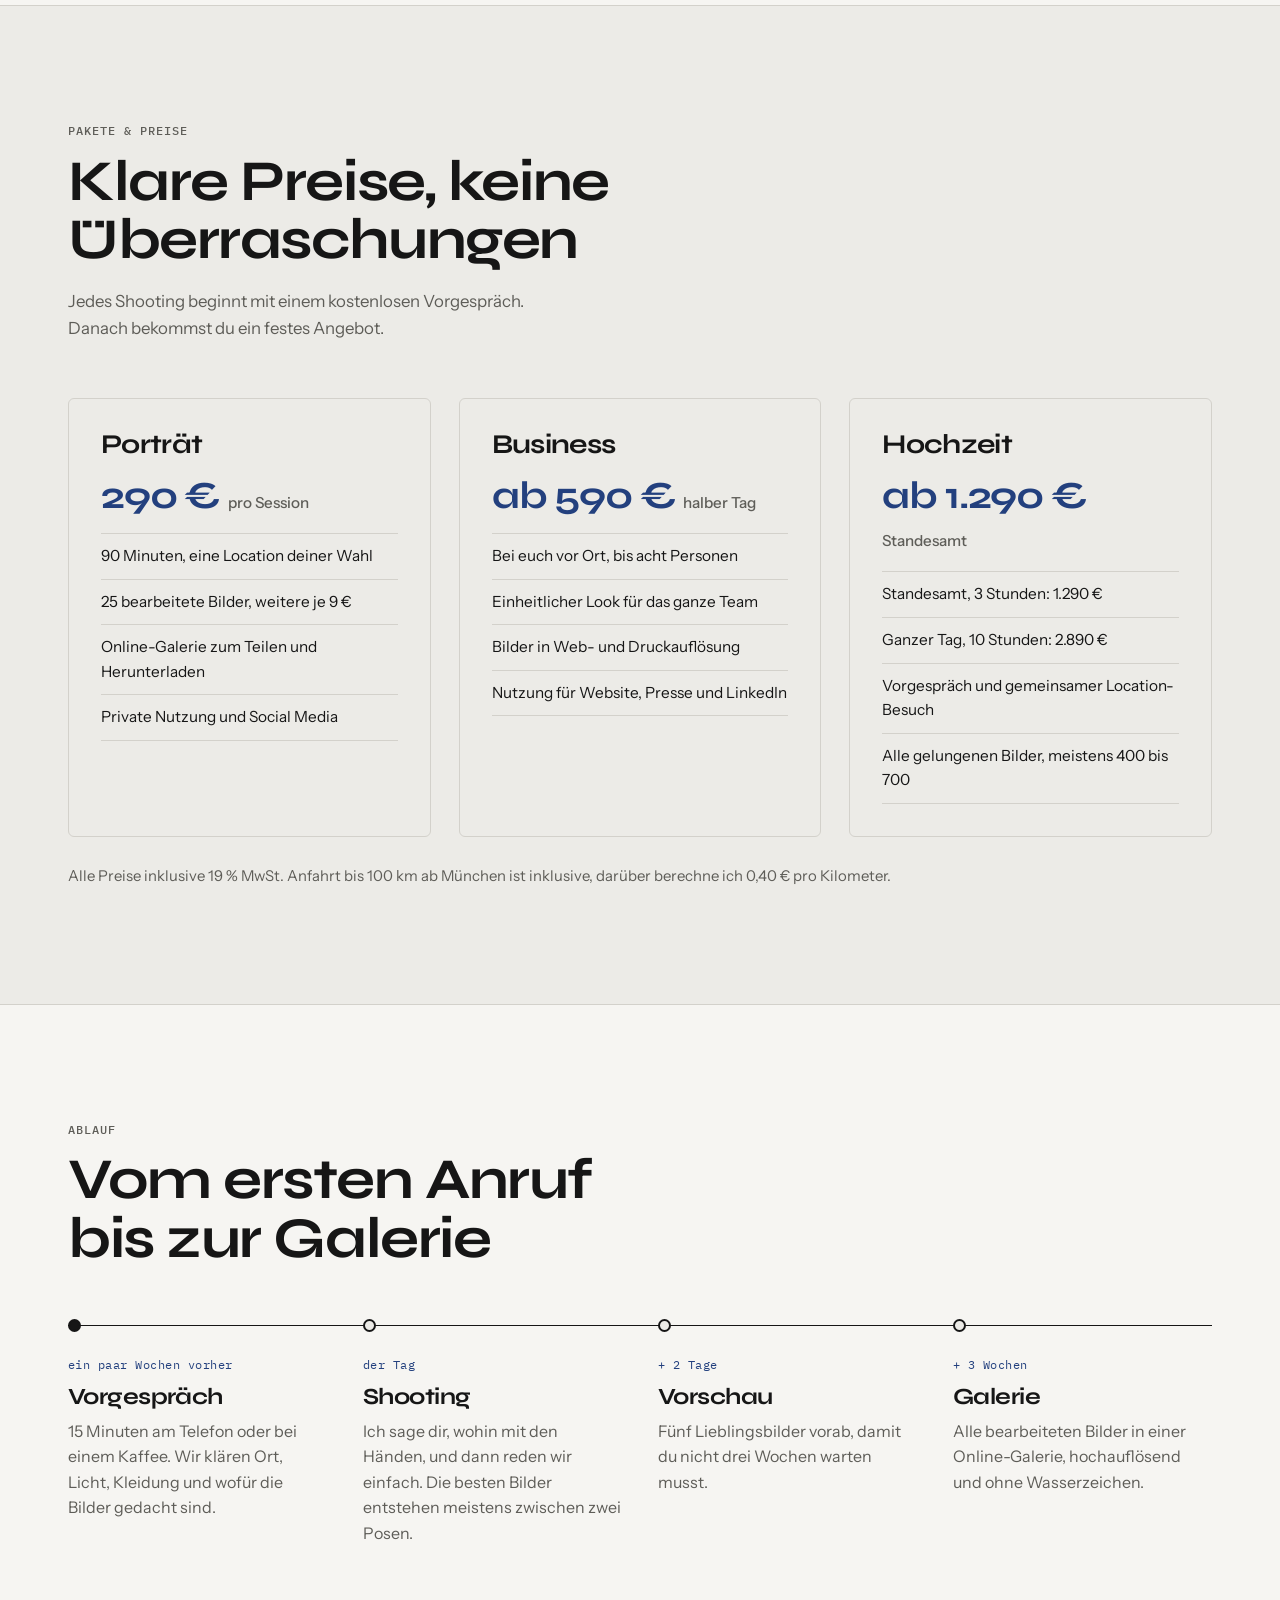
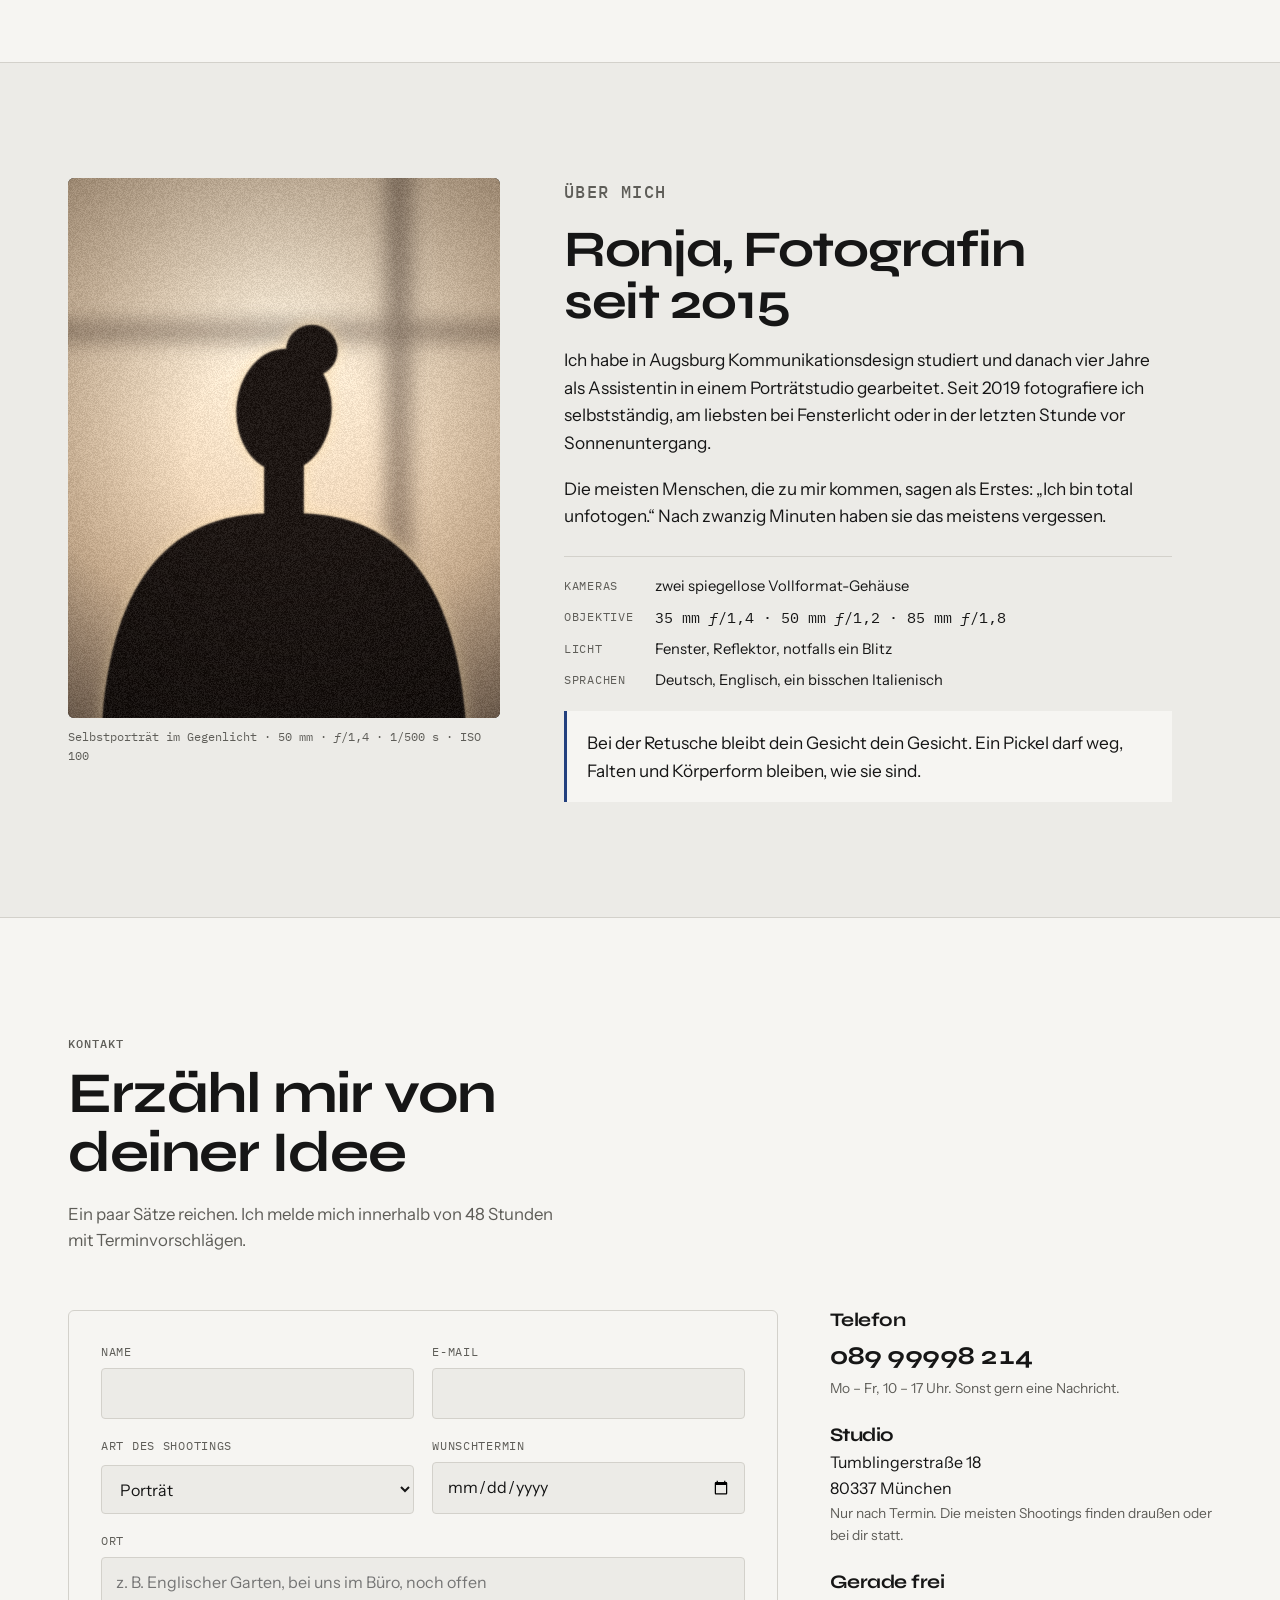
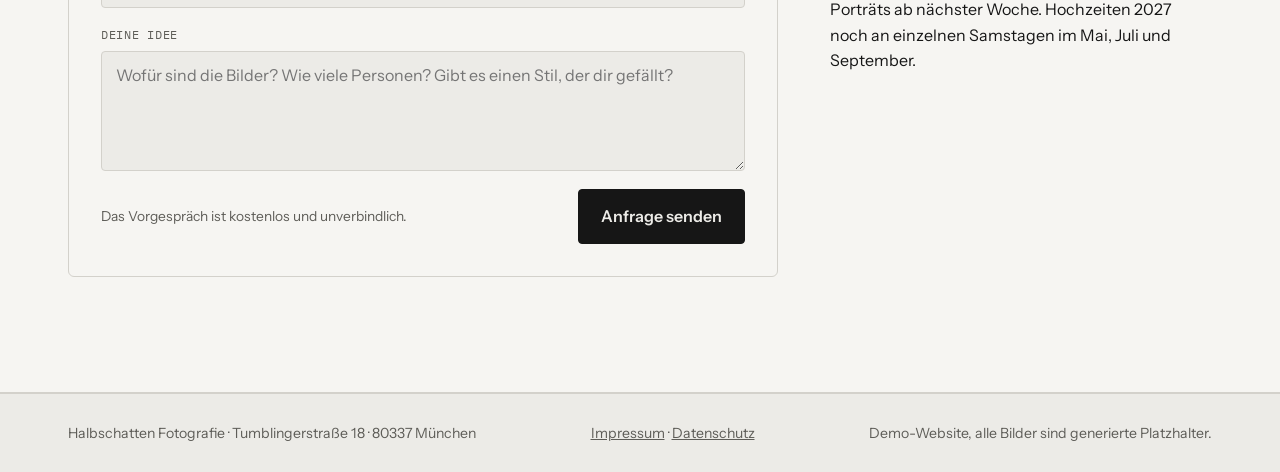
<file: websites/halbschatten/index.html>
<!doctype html>
<html lang="de">
<head>
<meta charset="utf-8">
<meta name="viewport" content="width=device-width, initial-scale=1, viewport-fit=cover">
<title>Halbschatten Fotografie</title>
<meta name="description" content="Halbschatten – Porträt-, Hochzeits- und Businessfotografie in München.">
<link rel="stylesheet" href="../fonts/halbschatten.css">
<style>
/* Layout: Hero mit Sucherbild (Fokusrahmen, Belichtungsdaten), dann Kontaktbogen mit Filmrand und Filter,
   Pakete, Ablauf als Zeitachse, Über mich, Kontakt. Barytpapier-Grau, Cyanotypie-Blau als einziger Akzent. */
:root{
  --bg:#ECEBE7;
  --surface:#F6F5F2;
  --ink:#161616;
  --muted:#5E5D58;
  --line:#D3D1CB;
  --accent:#23407E;
  --on-accent:#F6F5F2;
  --film:#141312;
  --edge:#E3A44C;
  --on-photo:#FFFFFF;
  --af:#7CF29A;
  --display:"Syne","Arial Black",system-ui,sans-serif;
  --sans:"Instrument Sans",system-ui,-apple-system,"Segoe UI",Roboto,sans-serif;
  --mono:"IBM Plex Mono",ui-monospace,"SFMono-Regular",Menlo,Consolas,monospace;
  --gutter:clamp(16px,4vw,48px);
}
@media (prefers-color-scheme: dark){
  :root:not([data-theme="light"]){
    --bg:#121314;--surface:#1A1B1D;--ink:#ECEBE7;--muted:#9D9C96;--line:#2F3033;--accent:#9DB4F0;--on-accent:#121314;--film:#060606;color-scheme:dark;
  }
}
:root[data-theme="dark"]{
  --bg:#121314;--surface:#1A1B1D;--ink:#ECEBE7;--muted:#9D9C96;--line:#2F3033;--accent:#9DB4F0;--on-accent:#121314;--film:#060606;color-scheme:dark;
}

*,*::before,*::after{box-sizing:border-box}
[hidden]{display:none!important}
html{scroll-behavior:smooth}
body{margin:0;background:var(--bg);color:var(--ink);font-family:var(--sans);font-size:16px;line-height:1.6;-webkit-font-smoothing:antialiased}
.wrap{max-width:1240px;margin-inline:auto;padding-left:max(var(--gutter),env(safe-area-inset-left,0px));padding-right:max(var(--gutter),env(safe-area-inset-right,0px))}
a{color:inherit}
:focus-visible{outline:2px solid var(--accent);outline-offset:3px;border-radius:4px}
h1,h2,h3{font-family:var(--display);font-weight:700;line-height:1.02;letter-spacing:-.025em;text-wrap:balance;margin:0}
p{margin:0}
.eyebrow{font-family:var(--mono);font-size:.76rem;font-weight:500;letter-spacing:.08em;text-transform:uppercase;color:var(--muted)}
.mono{font-family:var(--mono);font-variant-numeric:tabular-nums}

/* Kopf */
.top-in{display:flex;align-items:center;justify-content:space-between;gap:16px;padding-block:20px}
.brand{display:flex;align-items:center;gap:10px;text-decoration:none;font-family:var(--display);font-weight:800;font-size:1.15rem;letter-spacing:.06em;text-transform:uppercase}
.brand svg{width:26px;height:26px;flex:none}
.nav{display:flex;align-items:center;gap:clamp(14px,2.4vw,30px);font-weight:500;font-size:.95rem}
.nav a:not(.btn){text-decoration:none;color:var(--muted)}
.nav a:not(.btn):hover{color:var(--ink)}
@media (max-width:720px){.nav a:not(.btn){display:none}}
@media (max-width:440px){.brand{font-size:.9rem;letter-spacing:.02em;gap:8px}.brand svg{width:22px;height:22px}}

.btn{font:inherit;display:inline-flex;align-items:center;justify-content:center;gap:.5rem;padding:.85rem 1.4rem;border-radius:4px;background:var(--ink);color:var(--bg);font-weight:600;text-decoration:none;border:1.5px solid var(--ink);cursor:pointer;transition:transform .15s ease,background-color .2s,color .2s}
.btn:hover{transform:translateY(-1px)}
.btn-ghost{background:transparent;color:var(--ink)}
.btn-small{padding:.55rem 1rem;font-size:.9rem}

/* Hero */
.hero-in{display:grid;grid-template-columns:minmax(0,.9fr) minmax(0,1.1fr);gap:clamp(32px,5vw,72px);align-items:center;padding-block:clamp(16px,3vw,40px) clamp(64px,9vw,120px)}
@media (max-width:900px){.hero-in{grid-template-columns:minmax(0,1fr)}}
.hero h1{font-size:clamp(2.6rem,5.6vw,4.9rem);margin-block:18px 26px}
.hero h1 span{color:var(--accent)}
.lead{font-size:clamp(1.05rem,1.5vw,1.2rem);max-width:31em;color:var(--ink)}
.actions{display:flex;flex-wrap:wrap;gap:12px;margin-top:30px}
.facts{display:grid;grid-template-columns:repeat(3,minmax(0,1fr));gap:16px;margin:44px 0 0;padding-top:18px;border-top:1px solid var(--line);max-width:31em}
.facts dt{font-family:var(--mono);font-size:.7rem;letter-spacing:.08em;text-transform:uppercase;color:var(--muted)}
.facts dd{margin:4px 0 0;font-weight:600;line-height:1.3}

.viewer{position:relative;margin:0;border-radius:6px;overflow:hidden;background:var(--film);aspect-ratio:4/5;max-width:100%;max-height:86vh;justify-self:end;width:100%}
@media (max-width:900px){.viewer{justify-self:stretch;max-height:none}}
.viewer canvas{display:block;width:100%;height:100%;animation:focus 1.5s cubic-bezier(.2,.7,.2,1) .15s both}
@keyframes focus{from{filter:blur(16px) saturate(.75)}to{filter:none}}
.vf{position:absolute;inset:0;pointer-events:none;color:var(--on-photo)}
.vf .c{position:absolute;width:26px;height:26px;border:2px solid currentColor;opacity:.9}
.vf .tl{top:18px;left:18px;border-right:0;border-bottom:0}
.vf .tr{top:18px;right:18px;border-left:0;border-bottom:0}
.vf .bl{bottom:58px;left:18px;border-right:0;border-top:0}
.vf .br{bottom:58px;right:18px;border-left:0;border-top:0}
.vf .af{position:absolute;left:55%;top:40%;width:60px;height:46px;border:1.5px solid currentColor;transform:translate(-50%,-50%);animation:af 1.7s steps(1) both}
@keyframes af{0%{border-color:var(--on-photo)}88%,100%{border-color:var(--af)}}
.vf .data{position:absolute;left:0;right:0;bottom:0;display:flex;flex-wrap:wrap;justify-content:space-between;gap:4px 16px;padding:14px 18px;font-family:var(--mono);font-size:.78rem;letter-spacing:.04em;background:linear-gradient(transparent,rgb(0 0 0 / .62))}
.vf .data span:last-child{opacity:.75}
.vf .rec{position:absolute;top:22px;left:50%;transform:translateX(-50%);font-family:var(--mono);font-size:.74rem;letter-spacing:.06em;opacity:.85}

/* Bänder */
.band{padding-block:clamp(64px,9vw,120px)}
.band-alt{background:var(--surface);border-block:1px solid var(--line)}
.sec-head{display:flex;flex-wrap:wrap;justify-content:space-between;align-items:end;gap:18px 40px;margin-bottom:clamp(32px,5vw,56px)}
.sec-head > div:first-child{display:grid;gap:12px;max-width:40em}
.sec-head h2{font-size:clamp(2.1rem,4.6vw,3.6rem)}
.sec-head p:not(.eyebrow){color:var(--muted);font-size:1.05rem;max-width:30em}

/* Kontaktbogen */
.filters{display:flex;flex-wrap:wrap;gap:8px}
.filters button{font:inherit;font-family:var(--mono);font-size:.8rem;letter-spacing:.04em;padding:.45rem .9rem;border-radius:999px;border:1.5px solid var(--line);background:transparent;color:var(--ink);cursor:pointer}
.filters button:hover{border-color:var(--ink)}
.filters button[aria-pressed="true"]{background:var(--ink);border-color:var(--ink);color:var(--bg)}
.sheet{list-style:none;margin:0;padding:0;display:grid;grid-template-columns:repeat(3,minmax(0,1fr));gap:clamp(18px,2.6vw,32px)}
@media (max-width:900px){.sheet{grid-template-columns:repeat(2,minmax(0,1fr))}}
@media (max-width:540px){.sheet{grid-template-columns:minmax(0,1fr)}}
.shot{display:grid;gap:12px;align-content:start}
.frame{font:inherit;display:block;width:100%;padding:24px 9px 22px;border:0;border-radius:3px;background:var(--film);cursor:zoom-in;position:relative;color:var(--edge)}
.frame::after{content:"";position:absolute;left:9px;right:9px;bottom:7px;height:7px;background-image:repeating-linear-gradient(to right,rgb(255 255 255 / .82) 0 8px,transparent 8px 17px);border-radius:1px;opacity:.85}
.frame canvas{display:block;width:100%;aspect-ratio:4/5;max-width:100%;transition:filter .25s}
.frame:hover canvas{filter:brightness(1.06)}
.frame .fn,.frame .stock{position:absolute;top:6px;font-family:var(--mono);font-size:.66rem;letter-spacing:.08em;line-height:1}
.frame .fn{left:12px}
.frame .stock{right:12px}
.shot figcaption{display:grid;gap:2px}
.shot .ttl{font-weight:600}
.shot .meta{font-size:.9rem;color:var(--muted)}
.shot .exif{font-family:var(--mono);font-size:.74rem;color:var(--muted);letter-spacing:.02em}

/* Pakete */
.packs{display:grid;grid-template-columns:repeat(3,minmax(0,1fr));gap:clamp(16px,2.5vw,28px)}
@media (max-width:900px){.packs{grid-template-columns:minmax(0,1fr)}}
.pack{display:grid;gap:18px;align-content:start;padding:clamp(22px,3vw,32px);border:1px solid var(--line);border-radius:6px;background:var(--bg)}
.pack h3{font-size:1.7rem}
.price{font-family:var(--display);font-weight:700;font-size:2.4rem;letter-spacing:-.03em;color:var(--accent);line-height:1}
.price small{font-family:var(--sans);font-size:.95rem;font-weight:500;letter-spacing:0;color:var(--muted)}
.pack ul{list-style:none;margin:0;padding:0;border-top:1px solid var(--line)}
.pack li{padding-block:10px;border-bottom:1px solid var(--line);font-size:.96rem}
.pnote{margin-top:28px;color:var(--muted);font-size:.93rem}

/* Ablauf */
.timeline{list-style:none;margin:0;padding:0;display:grid;grid-template-columns:repeat(4,minmax(0,1fr));gap:clamp(18px,3vw,36px);position:relative}
.timeline li{display:grid;gap:10px;align-content:start;padding-top:30px;position:relative}
.timeline li::before{content:"";position:absolute;top:0;left:0;right:calc(-1 * clamp(18px,3vw,36px));height:1.5px;background:var(--ink)}
.timeline li:last-child::before{right:0}
.timeline li::after{content:"";position:absolute;top:-6px;left:0;width:13px;height:13px;border-radius:50%;background:var(--bg);border:2px solid var(--ink)}
.timeline li:first-child::after{background:var(--ink)}
.timeline .when{font-family:var(--mono);font-size:.78rem;letter-spacing:.04em;color:var(--accent)}
.timeline h3{font-size:1.45rem}
.timeline p{color:var(--muted)}
@media (max-width:900px){
  .timeline{grid-template-columns:minmax(0,1fr);gap:0}
  .timeline li{padding:0 0 30px 34px}
  .timeline li::before{top:6px;bottom:0;left:5.5px;right:auto;width:1.5px;height:auto}
  .timeline li:last-child::before{display:none}
  .timeline li::after{top:0}
}

/* Über mich */
.about{display:grid;grid-template-columns:minmax(0,.8fr) minmax(0,1.2fr);gap:clamp(28px,5vw,72px);align-items:start}
@media (max-width:900px){.about{grid-template-columns:minmax(0,1fr)}}
.self{margin:0;display:grid;gap:10px}
.self canvas{display:block;width:100%;aspect-ratio:4/5;max-width:100%;border-radius:6px;background:var(--film)}
.self figcaption{font-family:var(--mono);font-size:.74rem;color:var(--muted)}
.about-text{display:grid;gap:18px;max-width:38em}
.about-text h2{font-size:clamp(2rem,4vw,3.2rem)}
.about-text > p{font-size:1.08rem}
.gear{display:grid;grid-template-columns:auto minmax(0,1fr);gap:8px 22px;margin:8px 0 0;padding-top:18px;border-top:1px solid var(--line);font-size:.92rem}
.gear dt{font-family:var(--mono);font-size:.74rem;letter-spacing:.06em;text-transform:uppercase;color:var(--muted);padding-top:2px}
.gear dd{margin:0}
@media (max-width:480px){.gear{grid-template-columns:minmax(0,1fr);gap:2px}.gear dd{margin-bottom:10px}}
.promise{padding:18px 20px;border-left:3px solid var(--accent);background:var(--surface)}

/* Kontakt */
.contact{display:grid;grid-template-columns:minmax(0,1.3fr) minmax(0,.7fr);gap:clamp(28px,4vw,56px);align-items:start}
@media (max-width:900px){.contact{grid-template-columns:minmax(0,1fr)}}
.req{display:grid;grid-template-columns:repeat(2,minmax(0,1fr));gap:18px;padding:clamp(20px,3vw,32px);background:var(--surface);border:1px solid var(--line);border-radius:6px}
@media (max-width:560px){.req{grid-template-columns:minmax(0,1fr)}}
.field{display:grid;gap:6px;min-width:0}
.field.full{grid-column:1/-1}
.field label{font-family:var(--mono);font-size:.74rem;letter-spacing:.06em;text-transform:uppercase;color:var(--muted)}
input,select,textarea{font:inherit;color:var(--ink);background:var(--bg);border:1.5px solid var(--line);border-radius:4px;padding:.72rem .85rem;width:100%;min-width:0}
input:focus,select:focus,textarea:focus{outline:none;border-color:var(--accent);box-shadow:0 0 0 3px color-mix(in srgb,var(--accent) 22%,transparent)}
textarea{min-height:120px;resize:vertical}
.form-foot{grid-column:1/-1;display:flex;flex-wrap:wrap;align-items:center;justify-content:space-between;gap:12px 20px}
.small{font-size:.86rem;color:var(--muted)}
.done{grid-column:1/-1;padding:16px 18px;border-radius:4px;border:1px solid var(--accent);background:color-mix(in srgb,var(--accent) 9%,var(--surface))}
.done strong{display:block;font-family:var(--display);font-size:1.2rem;margin-bottom:4px}
.cinfo{display:grid;gap:26px}
.cinfo h3{font-size:1.2rem;margin-bottom:6px}
.big{font-family:var(--display);font-weight:700;font-size:1.6rem;letter-spacing:-.02em;user-select:all;font-variant-numeric:tabular-nums}

/* Lightbox */
dialog{border:0;padding:0;background:var(--bg);color:var(--ink);border-radius:6px;max-width:calc(100vw - 24px);max-height:calc(100vh - 24px);overflow:auto}
dialog::backdrop{background:rgb(0 0 0 / .82)}
.lb-in{display:grid;gap:14px;padding:14px}
.lb-in canvas{display:block;max-width:100%;border-radius:3px;margin-inline:auto}
.lb-bar{display:flex;flex-wrap:wrap;align-items:center;justify-content:space-between;gap:10px 18px}
.lb-cap{display:grid;gap:2px;min-width:0}
.lb-cap .t{font-weight:600}
.lb-cap .e{font-family:var(--mono);font-size:.76rem;color:var(--muted)}
.lb-nav{display:flex;gap:8px}

footer{border-top:1px solid var(--line)}
.foot{display:flex;flex-wrap:wrap;justify-content:space-between;gap:10px 28px;padding-block:28px;font-size:.88rem;color:var(--muted)}

@media (prefers-reduced-motion: reduce){html{scroll-behavior:auto}*,*::before,*::after{transition:none!important;animation:none!important}}
</style>
</head>
<body>

<header class="top">
  <div class="wrap top-in">
    <a class="brand" href="#start" aria-label="Halbschatten Fotografie, zum Anfang">
      <svg viewBox="0 0 26 26" aria-hidden="true"><circle cx="13" cy="13" r="11" fill="none" stroke="currentColor" stroke-width="2"/><path d="M13 2a11 11 0 0 1 0 22z" fill="currentColor"/></svg>
      Halbschatten
    </a>
    <nav class="nav" aria-label="Hauptnavigation">
      <a href="#arbeiten">Arbeiten</a>
      <a href="#pakete">Pakete</a>
      <a href="#ueber-mich">Über mich</a>
      <a class="btn btn-small" href="#kontakt">Anfragen</a>
    </nav>
  </div>
</header>

<main>
<section class="hero" id="start">
  <div class="wrap hero-in">
    <div>
      <p class="eyebrow">Fotografie · München und Umgebung</p>
      <h1>Fotos, auf denen du aussiehst <span>wie du.</span></h1>
      <p class="lead">Ich bin Ronja und fotografiere Porträts, Hochzeiten und Teams. Mit vorhandenem Licht, ruhiger Anleitung und genug Zeit, dass du die Kamera irgendwann vergisst.</p>
      <div class="actions">
        <a class="btn" href="#kontakt">Shooting anfragen</a>
        <a class="btn btn-ghost" href="#arbeiten">Arbeiten ansehen</a>
      </div>
      <dl class="facts">
        <div><dt>Antwort</dt><dd>innerhalb von 48 Std.</dd></div>
        <div><dt>Galerie</dt><dd>nach 3 Wochen</dd></div>
        <div><dt>Anfahrt</dt><dd>bis 100 km inklusive</dd></div>
      </dl>
    </div>
    <figure class="viewer">
      <canvas id="hero-canvas" role="img" aria-label="Fensterlicht mit Blätterschatten auf einer warmen Atelierwand"></canvas>
      <div class="vf" aria-hidden="true">
        <span class="c tl"></span><span class="c tr"></span><span class="c bl"></span><span class="c br"></span>
        <span class="af"></span>
        <span class="rec">● AF-S</span>
        <div class="data"><span>35 mm&nbsp;&nbsp;ƒ/2,0&nbsp;&nbsp;1/250 s&nbsp;&nbsp;ISO 400</span><span>Lichtstudie, Atelier · 24/36</span></div>
      </div>
    </figure>
  </div>
</section>

<section class="band band-alt" id="arbeiten">
  <div class="wrap">
    <div class="sec-head">
      <div>
        <p class="eyebrow">Kontaktbogen</p>
        <h2>Ausgewählte Arbeiten</h2>
      </div>
      <div class="filters" id="filters" role="group" aria-label="Arbeiten filtern">
        <button type="button" data-cat="alle" aria-pressed="true">Alle</button>
        <button type="button" data-cat="portrait" aria-pressed="false">Porträt</button>
        <button type="button" data-cat="hochzeit" aria-pressed="false">Hochzeit</button>
        <button type="button" data-cat="business" aria-pressed="false">Business</button>
        <button type="button" data-cat="draussen" aria-pressed="false">Draußen</button>
      </div>
    </div>
    <ul class="sheet" id="sheet"></ul>
  </div>
</section>

<section class="band" id="pakete">
  <div class="wrap">
    <div class="sec-head">
      <div>
        <p class="eyebrow">Pakete &amp; Preise</p>
        <h2>Klare Preise, keine Überraschungen</h2>
      </div>
      <p>Jedes Shooting beginnt mit einem kostenlosen Vorgespräch. Danach bekommst du ein festes Angebot.</p>
    </div>
    <div class="packs">
      <article class="pack">
        <h3>Porträt</h3>
        <p class="price">290 € <small>pro Session</small></p>
        <ul>
          <li>90 Minuten, eine Location deiner Wahl</li>
          <li>25 bearbeitete Bilder, weitere je 9 €</li>
          <li>Online-Galerie zum Teilen und Herunterladen</li>
          <li>Private Nutzung und Social Media</li>
        </ul>
      </article>
      <article class="pack">
        <h3>Business</h3>
        <p class="price">ab 590 € <small>halber Tag</small></p>
        <ul>
          <li>Bei euch vor Ort, bis acht Personen</li>
          <li>Einheitlicher Look für das ganze Team</li>
          <li>Bilder in Web- und Druckauflösung</li>
          <li>Nutzung für Website, Presse und LinkedIn</li>
        </ul>
      </article>
      <article class="pack">
        <h3>Hochzeit</h3>
        <p class="price">ab 1.290 € <small>Standesamt</small></p>
        <ul>
          <li>Standesamt, 3 Stunden: 1.290 €</li>
          <li>Ganzer Tag, 10 Stunden: 2.890 €</li>
          <li>Vorgespräch und gemeinsamer Location-Besuch</li>
          <li>Alle gelungenen Bilder, meistens 400 bis 700</li>
        </ul>
      </article>
    </div>
    <p class="pnote">Alle Preise inklusive 19 % MwSt. Anfahrt bis 100 km ab München ist inklusive, darüber berechne ich 0,40 € pro Kilometer.</p>
  </div>
</section>

<section class="band band-alt" id="ablauf">
  <div class="wrap">
    <div class="sec-head">
      <div>
        <p class="eyebrow">Ablauf</p>
        <h2>Vom ersten Anruf bis zur Galerie</h2>
      </div>
    </div>
    <ol class="timeline">
      <li><p class="when">ein paar Wochen vorher</p><h3>Vorgespräch</h3><p>15 Minuten am Telefon oder bei einem Kaffee. Wir klären Ort, Licht, Kleidung und wofür die Bilder gedacht sind.</p></li>
      <li><p class="when">der Tag</p><h3>Shooting</h3><p>Ich sage dir, wohin mit den Händen, und dann reden wir einfach. Die besten Bilder entstehen meistens zwischen zwei Posen.</p></li>
      <li><p class="when">+ 2 Tage</p><h3>Vorschau</h3><p>Fünf Lieblingsbilder vorab, damit du nicht drei Wochen warten musst.</p></li>
      <li><p class="when">+ 3 Wochen</p><h3>Galerie</h3><p>Alle bearbeiteten Bilder in einer Online-Galerie, hochauflösend und ohne Wasserzeichen.</p></li>
    </ol>
  </div>
</section>

<section class="band" id="ueber-mich">
  <div class="wrap about">
    <figure class="self">
      <canvas id="self-canvas" role="img" aria-label="Selbstporträt als Silhouette im Gegenlicht"></canvas>
      <figcaption>Selbstporträt im Gegenlicht · 50 mm · ƒ/1,4 · 1/500 s · ISO 100</figcaption>
    </figure>
    <div class="about-text">
      <p class="eyebrow">Über mich</p>
      <h2>Ronja, Fotografin seit 2015</h2>
      <p>Ich habe in Augsburg Kommunikationsdesign studiert und danach vier Jahre als Assistentin in einem Porträtstudio gearbeitet. Seit 2019 fotografiere ich selbstständig, am liebsten bei Fensterlicht oder in der letzten Stunde vor Sonnenuntergang.</p>
      <p>Die meisten Menschen, die zu mir kommen, sagen als Erstes: „Ich bin total unfotogen.“ Nach zwanzig Minuten haben sie das meistens vergessen.</p>
      <dl class="gear">
        <dt>Kameras</dt><dd>zwei spiegellose Vollformat-Gehäuse</dd>
        <dt>Objektive</dt><dd class="mono">35 mm ƒ/1,4 · 50 mm ƒ/1,2 · 85 mm ƒ/1,8</dd>
        <dt>Licht</dt><dd>Fenster, Reflektor, notfalls ein Blitz</dd>
        <dt>Sprachen</dt><dd>Deutsch, Englisch, ein bisschen Italienisch</dd>
      </dl>
      <p class="promise">Bei der Retusche bleibt dein Gesicht dein Gesicht. Ein Pickel darf weg, Falten und Körperform bleiben, wie sie sind.</p>
    </div>
  </div>
</section>

<section class="band band-alt" id="kontakt">
  <div class="wrap">
    <div class="sec-head">
      <div>
        <p class="eyebrow">Kontakt</p>
        <h2>Erzähl mir von deiner Idee</h2>
      </div>
      <p>Ein paar Sätze reichen. Ich melde mich innerhalb von 48 Stunden mit Terminvorschlägen.</p>
    </div>
    <div class="contact">
      <form class="req" id="req">
        <div class="field"><label for="f-name">Name</label><input id="f-name" autocomplete="name" required></div>
        <div class="field"><label for="f-mail">E-Mail</label><input id="f-mail" type="email" autocomplete="email" required></div>
        <div class="field"><label for="f-kind">Art des Shootings</label>
          <select id="f-kind"><option>Porträt</option><option>Business</option><option>Hochzeit</option><option>Etwas anderes</option></select>
        </div>
        <div class="field"><label for="f-date">Wunschtermin</label><input id="f-date" type="date"></div>
        <div class="field full"><label for="f-place">Ort</label><input id="f-place" placeholder="z. B. Englischer Garten, bei uns im Büro, noch offen"></div>
        <div class="field full"><label for="f-msg">Deine Idee</label><textarea id="f-msg" placeholder="Wofür sind die Bilder? Wie viele Personen? Gibt es einen Stil, der dir gefällt?"></textarea></div>
        <div class="form-foot">
          <p class="small">Das Vorgespräch ist kostenlos und unverbindlich.</p>
          <button class="btn" type="submit">Anfrage senden</button>
        </div>
        <div class="done" id="done" role="status" hidden></div>
      </form>
      <aside class="cinfo">
        <div><h3>Telefon</h3><p class="big">089 99998 214</p><p class="small">Mo – Fr, 10 – 17 Uhr. Sonst gern eine Nachricht.</p></div>
        <div><h3>Studio</h3><p>Tumblingerstraße 18<br>80337 München</p><p class="small">Nur nach Termin. Die meisten Shootings finden draußen oder bei dir statt.</p></div>
        <div><h3>Gerade frei</h3><p>Porträts ab nächster Woche. Hochzeiten 2027 noch an einzelnen Samstagen im Mai, Juli und September.</p></div>
      </aside>
    </div>
  </div>
</section>
</main>

<footer>
  <div class="wrap foot">
    <span>Halbschatten Fotografie · Tumblingerstraße 18 · 80337 München</span>
    <span><a href="../impressum/index.html">Impressum</a> · <a href="../datenschutz/index.html">Datenschutz</a></span>
    <span>Demo-Website, alle Bilder sind generierte Platzhalter.</span>
  </div>
</footer>

<dialog id="lb" aria-labelledby="lb-title">
  <div class="lb-in">
    <canvas id="lb-canvas" role="img"></canvas>
    <div class="lb-bar">
      <div class="lb-cap"><span class="t" id="lb-title"></span><span class="e" id="lb-exif"></span></div>
      <div class="lb-nav">
        <button class="btn btn-ghost btn-small" type="button" id="lb-prev" aria-label="Vorheriges Bild">←</button>
        <button class="btn btn-ghost btn-small" type="button" id="lb-next" aria-label="Nächstes Bild">→</button>
        <button class="btn btn-small" type="button" id="lb-close">Schließen</button>
      </div>
    </div>
  </div>
</dialog>

<script>
(() => {
  /* ---------- Bildgenerator: weiches Licht per Schatten-Trick, Filmkorn, Vignette ---------- */
  const hex = h => [parseInt(h.slice(1, 3), 16), parseInt(h.slice(3, 5), 16), parseInt(h.slice(5, 7), 16)];
  const rgba = (c, a) => `rgba(${c[0]},${c[1]},${c[2]},${a})`;
  const mix = (a, b, t) => a.map((v, i) => Math.round(v + (b[i] - v) * t));
  const rng = seed => { let a = seed >>> 0; return () => { a = (a + 0x6D2B79F5) | 0; let t = Math.imul(a ^ (a >>> 15), 1 | a); t = (t + Math.imul(t ^ (t >>> 7), 61 | t)) ^ t; return ((t ^ (t >>> 14)) >>> 0) / 4294967296; }; };
  const layer = (W, H) => { const c = document.createElement("canvas"); c.width = W; c.height = H; return c; };

  function soft(ctx, blur, color, path, mode) {
    const off = ctx.canvas.width * 3;
    ctx.save();
    ctx.shadowColor = color; ctx.shadowBlur = blur; ctx.shadowOffsetX = off; ctx.shadowOffsetY = 0;
    ctx.translate(-off, 0);
    ctx.fillStyle = ctx.strokeStyle = "#000";
    ctx.beginPath(); path(ctx);
    mode === "stroke" ? ctx.stroke() : ctx.fill();
    ctx.restore();
  }
  function grain(ctx, W, H, amt, mono) {
    const img = ctx.getImageData(0, 0, W, H), d = img.data;
    let s = 12345;
    for (let i = 0; i < d.length; i += 4) {
      s = (Math.imul(s, 1103515245) + 12345) | 0;
      const n = ((((s >>> 16) & 0x7fff) / 32768) - .5) * amt;
      if (mono) { const y = d[i] * .3 + d[i + 1] * .59 + d[i + 2] * .11 + n; d[i] = d[i + 1] = d[i + 2] = y; }
      else { d[i] += n; d[i + 1] += n; d[i + 2] += n; }
    }
    ctx.putImageData(img, 0, 0);
  }
  function finish(ctx, W, H, p) {
    if (p.tint) { ctx.globalCompositeOperation = "soft-light"; ctx.fillStyle = p.tint; ctx.fillRect(0, 0, W, H); ctx.globalCompositeOperation = "source-over"; }
    const g = ctx.createRadialGradient(W / 2, H / 2, Math.min(W, H) * .22, W / 2, H / 2, Math.hypot(W, H) * .62);
    g.addColorStop(0, "rgba(0,0,0,0)"); g.addColorStop(1, `rgba(0,0,0,${p.vig ?? .45})`);
    ctx.fillStyle = g; ctx.fillRect(0, 0, W, H);
    grain(ctx, W, H, p.grain ?? 22, p.mono);
  }
  function figure(c, W, H, f) {
    const s = W * f.s, cx = W * f.x, hy = H * f.hy, sy = hy + s * .27, bottom = H + 20;
    c.moveTo(cx + s * .12, hy);
    c.ellipse(cx, hy, s * .12, s * .155, f.tilt || 0, 0, Math.PI * 2);
    if (f.bun) { c.moveTo(cx + s * .13, hy - s * .15); c.arc(cx + s * .07, hy - s * .15, s * .065, 0, Math.PI * 2); }
    c.rect(cx - s * .05, hy + s * .08, s * .1, s * .21);
    c.moveTo(cx - s * .46, bottom);
    c.bezierCurveTo(cx - s * .44, sy + s * .1, cx - s * .24, sy, cx - s * .06, sy - s * .01);
    c.lineTo(cx + s * .06, sy - s * .01);
    c.bezierCurveTo(cx + s * .24, sy, cx + s * .44, sy + s * .1, cx + s * .46, bottom);
    c.closePath();
  }
  function people(ctx, W, H, p) {
    if (!p.figs) return;
    const u = Math.min(W, H);
    const path = c => p.figs.forEach(f => figure(c, W, H, f));
    soft(ctx, u * .035, p.rim, path);
    soft(ctx, u * .004, p.figure, path);
  }

  const GEN = {
    fenster(ctx, W, H, r, p) {
      const u = Math.min(W, H);
      const g = ctx.createLinearGradient(0, 0, W, H); g.addColorStop(0, p.wall[0]); g.addColorStop(1, p.wall[1]);
      ctx.fillStyle = g; ctx.fillRect(0, 0, W, H);
      const L = layer(W, H), l = L.getContext("2d"), light = hex(p.light);
      soft(l, u * .28, rgba(light, .32), c => c.ellipse(W * p.lx, H * p.ly, W * .34, H * .3, 0, 0, Math.PI * 2));
      const pw = W * .2, ph = H * .23, gap = u * .024;
      soft(l, u * .012, rgba(light, .95), c => {
        c.transform(1, p.shy, p.shx, 1, W * p.wx, H * p.wy);
        for (let i = 0; i < 2; i++) for (let j = 0; j < 2; j++) c.rect(i * (pw + gap), j * (ph + gap), pw, ph);
      });
      l.globalCompositeOperation = "destination-out";
      const stems = 2 + Math.floor(r() * 2);
      for (let s = 0; s < stems; s++) {
        let x = W * (p.wx + .05 + r() * .3), y = H * (p.wy + .62 + r() * .15), a = -Math.PI / 2 + (r() - .5) * .9;
        const b = u * (.004 + r() * .01);
        for (let k = 0; k < 9; k++) {
          const nx = x + Math.cos(a) * u * .06, ny = y + Math.sin(a) * u * .06;
          const x0 = x, y0 = y;
          soft(l, b, "rgba(0,0,0,.9)", c => { c.lineWidth = u * .006; c.moveTo(x0, y0); c.lineTo(nx, ny); }, "stroke");
          x = nx; y = ny; a += (r() - .5) * .5;
          const la = a + (k % 2 ? 1 : -1) * (.7 + r() * .4), len = u * (.04 + r() * .035);
          const ex = x + Math.cos(la) * len * .9, ey = y + Math.sin(la) * len * .9;
          soft(l, b * (.8 + r() * .7), "rgba(0,0,0,.88)", c => c.ellipse(ex, ey, len, len * .38, la, 0, Math.PI * 2));
        }
      }
      l.globalCompositeOperation = "source-over";
      ctx.globalCompositeOperation = "screen"; ctx.drawImage(L, 0, 0); ctx.globalCompositeOperation = "source-over";
      people(ctx, W, H, p);
      finish(ctx, W, H, p);
    },
    bokeh(ctx, W, H, r, p) {
      const u = Math.min(W, H);
      const g = ctx.createRadialGradient(W * .45, H * .4, 0, W * .45, H * .4, Math.hypot(W, H) * .7);
      g.addColorStop(0, p.bg[0]); g.addColorStop(1, p.bg[1]); ctx.fillStyle = g; ctx.fillRect(0, 0, W, H);
      ctx.globalCompositeOperation = "screen";
      const lights = p.lights.map(hex);
      for (let i = 0; i < p.n; i++) {
        const t = r();
        const x = W * (-.1 + 1.2 * t);
        const y = H * (p.band[0] + (p.band[1] - p.band[0]) * t) + (r() - .5) * H * p.spread;
        const rad = u * (.018 + Math.pow(r(), 2.2) * .1);
        const c = lights[Math.floor(r() * lights.length)], a = .1 + r() * .4;
        const gr = ctx.createRadialGradient(x, y, 0, x, y, rad);
        gr.addColorStop(0, rgba(c, a * .5)); gr.addColorStop(.8, rgba(c, a * .75)); gr.addColorStop(.92, rgba(c, a)); gr.addColorStop(1, rgba(c, 0));
        ctx.fillStyle = gr; ctx.beginPath(); ctx.arc(x, y, rad, 0, Math.PI * 2); ctx.fill();
      }
      for (let i = 0; i < 40; i++) {
        const c = lights[Math.floor(r() * lights.length)];
        ctx.fillStyle = rgba(c, .45 + r() * .4); ctx.beginPath();
        ctx.arc(r() * W, H * (p.band[0] + r() * (p.band[1] - p.band[0])), u * (.002 + r() * .003), 0, Math.PI * 2); ctx.fill();
      }
      ctx.globalCompositeOperation = "source-over";
      people(ctx, W, H, p);
      finish(ctx, W, H, p);
    },
    silhouette(ctx, W, H, r, p) {
      const u = Math.min(W, H);
      const g = ctx.createRadialGradient(W * p.gx, H * p.gy, 0, W * p.gx, H * p.gy, Math.hypot(W, H) * .85);
      p.glow.forEach((c, i) => g.addColorStop(i / (p.glow.length - 1), c));
      ctx.fillStyle = g; ctx.fillRect(0, 0, W, H);
      soft(ctx, u * .05, p.frame, c => { c.rect(W * p.bar, -H * .1, W * .05, H * 1.2); c.rect(-W * .1, H * .27, W * 1.2, u * .035); });
      people(ctx, W, H, p);
      finish(ctx, W, H, p);
    },
    huegel(ctx, W, H, r, p) {
      const u = Math.min(W, H);
      const g = ctx.createLinearGradient(0, 0, 0, H * .75); g.addColorStop(0, p.sky[0]); g.addColorStop(1, p.sky[1]);
      ctx.fillStyle = g; ctx.fillRect(0, 0, W, H);
      const sx = W * p.sun[0], sy = H * p.sun[1], sun = hex(p.sunc);
      soft(ctx, u * .22, rgba(sun, .6), c => c.arc(sx, sy, u * .09, 0, Math.PI * 2));
      ctx.fillStyle = rgba(sun, .92); ctx.beginPath(); ctx.arc(sx, sy, u * .045, 0, Math.PI * 2); ctx.fill();
      const far = hex(p.far), near = hex(p.near), mist = hex(p.mist), N = 5;
      for (let k = 0; k < N; k++) {
        const t = k / (N - 1), base = H * (.5 + t * .35), amp = H * (.04 + t * .07);
        const ph = [r() * 9, r() * 9, r() * 9, r() * 9], fr = 1.1 + r() * 1.4;
        ctx.fillStyle = rgba(mix(far, near, Math.pow(t, 1.25)), 1);
        ctx.beginPath(); ctx.moveTo(0, H);
        for (let i = 0; i <= 180; i++) {
          const x = i / 180;
          const n = .5 * Math.sin(x * fr * 3 + ph[0]) + .28 * Math.sin(x * fr * 7.3 + ph[1]) + .14 * Math.sin(x * fr * 15.1 + ph[2]) + .08 * Math.sin(x * fr * 31 + ph[3]);
          ctx.lineTo(x * W, base - amp * n);
        }
        ctx.lineTo(W, H); ctx.closePath(); ctx.fill();
        if (k < N - 1) {
          const mg = ctx.createLinearGradient(0, base - amp, 0, base + H * .09);
          mg.addColorStop(0, rgba(mist, 0)); mg.addColorStop(.6, rgba(mist, .42 * (1 - t))); mg.addColorStop(1, rgba(mist, 0));
          ctx.fillStyle = mg; ctx.fillRect(0, base - amp, W, amp + H * .09);
        }
      }
      finish(ctx, W, H, p);
    },
    jalousie(ctx, W, H, r, p) {
      const u = Math.min(W, H);
      const g = ctx.createLinearGradient(0, 0, W, H * .7); g.addColorStop(0, p.wall[0]); g.addColorStop(1, p.wall[1]);
      ctx.fillStyle = g; ctx.fillRect(0, 0, W, H);
      const L = layer(W, H), l = L.getContext("2d"), light = hex(p.light);
      const tf = c => c.transform(1, p.shy, p.shx, 1, W * p.wx, H * p.wy);
      soft(l, u * .02, rgba(light, .92), c => { tf(c); c.rect(0, 0, W * .6, H * .52); });
      l.globalCompositeOperation = "destination-out";
      soft(l, u * .004, "rgba(0,0,0,.95)", c => { tf(c); const sp = H * .042; for (let y = sp * .6; y < H * .52; y += sp) c.rect(-W * .05, y, W * .7, sp * .42); });
      for (let i = 0; i < 6; i++) {
        const a = -1 + r() * 1.1, x = W * (p.px + r() * .14), y = H * (p.py + r() * .16), len = u * (.07 + r() * .07);
        soft(l, u * .02, "rgba(0,0,0,.85)", c => c.ellipse(x, y, len, len * .42, a, 0, Math.PI * 2));
      }
      l.globalCompositeOperation = "source-over";
      ctx.globalCompositeOperation = "screen"; ctx.drawImage(L, 0, 0); ctx.globalCompositeOperation = "source-over";
      if (p.desk) {
        const dg = ctx.createLinearGradient(0, H * .8, 0, H); dg.addColorStop(0, p.desk[0]); dg.addColorStop(1, p.desk[1]);
        ctx.fillStyle = dg; ctx.fillRect(0, H * .8, W, H * .2);
        ctx.fillStyle = "rgba(255,255,255,.08)"; ctx.fillRect(0, H * .8, W, Math.max(1, u * .003));
      }
      people(ctx, W, H, p);
      finish(ctx, W, H, p);
    }
  };

  function render(canvas, photo, maxW) {
    const dpr = Math.min(2, window.devicePixelRatio || 1);
    const cssW = canvas.clientWidth || 400;
    const W = Math.round(Math.min(maxW, cssW * dpr)), H = Math.round(W * 5 / 4);
    canvas.width = W; canvas.height = H;
    const ctx = canvas.getContext("2d", { willReadFrequently: true });
    GEN[photo.gen](ctx, W, H, rng(photo.seed), photo.p);
  }

  /* ---------- Bilder ---------- */
  const HERO = { gen: "fenster", seed: 24, p: { wall: ["#D9B89B", "#77533F"], light: "#FFEBD0", lx: .45, ly: .38, wx: .2, wy: .1, shx: -.42, shy: .15, tint: "#FFA860", vig: .48, grain: 22 } };
  const SELF = { gen: "silhouette", seed: 3, p: { glow: ["#FFF3DF", "#E9C9A6", "#4B3A33"], gx: .5, gy: .3, bar: .74, frame: "rgba(50,34,26,.5)", rim: "rgba(255,226,180,.9)", figure: "#1E1714", figs: [{ x: .5, s: .92, hy: .43, tilt: .06, bun: true }], vig: .45, grain: 24 } };
  const PHOTOS = [
    { cat: "portrait", catName: "Porträt", title: "Lena am Fenster", place: "Schwabing", gen: "silhouette", seed: 11, exif: "85 mm · ƒ/1,8 · 1/320 s · ISO 200",
      p: { glow: ["#FFE9C7", "#E7B98A", "#5A3B2C"], gx: .64, gy: .3, bar: .72, frame: "rgba(40,24,16,.55)", rim: "rgba(255,214,160,.9)", figure: "#20140F", figs: [{ x: .44, s: .95, hy: .42, tilt: -.08, bun: true }], tint: "#FFB070", vig: .5, grain: 26 } },
    { cat: "hochzeit", catName: "Hochzeit", title: "Lichterkette nach der Trauung", place: "Standesamt München", gen: "bokeh", seed: 5, exif: "50 mm · ƒ/1,2 · 1/125 s · ISO 1600",
      p: { bg: ["#2C1B14", "#0B0706"], lights: ["#FFC56E", "#FF9F5A", "#FFE3A8"], n: 70, band: [.22, .62], spread: .35, vig: .55, grain: 30 } },
    { cat: "business", catName: "Business", title: "Architekturbüro am Morgen", place: "Werksviertel", gen: "jalousie", seed: 8, exif: "35 mm · ƒ/4 · 1/200 s · ISO 400",
      p: { wall: ["#BDB5AA", "#7B746B"], light: "#FFF1DA", wx: .16, wy: .06, shx: -.45, shy: .16, px: .5, py: .2, desk: ["#3B332C", "#1F1B17"], tint: "#E9C9A0", vig: .4, grain: 20 } },
    { cat: "draussen", catName: "Draußen", title: "Morgennebel am Ammersee", place: "Herrsching", gen: "huegel", seed: 19, exif: "85 mm · ƒ/5,6 · 1/500 s · ISO 100",
      p: { sky: ["#F1D4BE", "#F8ECE2"], sun: [.68, .36], sunc: "#FFF6E8", far: "#D8C4BB", near: "#3B3743", mist: "#F8EEE7", vig: .3, grain: 16 } },
    { cat: "portrait", catName: "Porträt", title: "Jonas im Atelier", place: "Giesing", gen: "fenster", seed: 31, exif: "50 mm · ƒ/2 · 1/250 s · ISO 400",
      p: { wall: ["#868F92", "#3B4245"], light: "#FFF6E6", lx: .42, ly: .4, wx: .24, wy: .12, shx: -.38, shy: .13, figs: [{ x: .62, s: .8, hy: .5, tilt: .1 }], rim: "rgba(255,255,255,.55)", figure: "#141617", mono: true, vig: .52, grain: 32 } },
    { cat: "hochzeit", catName: "Hochzeit", title: "Der erste Tanz", place: "Gut Kerschlach", gen: "bokeh", seed: 42, exif: "35 mm · ƒ/1,4 · 1/160 s · ISO 3200",
      p: { bg: ["#3A1E22", "#0D0608"], lights: ["#FF8A7A", "#FFC77D", "#FFE9C9"], n: 60, band: [.12, .45], spread: .3,
           figs: [{ x: .41, s: .72, hy: .5, tilt: .2 }, { x: .6, s: .76, hy: .47, tilt: -.14, bun: true }], rim: "rgba(255,190,150,.85)", figure: "#120A0B", vig: .55, grain: 32 } },
    { cat: "business", catName: "Business", title: "Gründerin, Teamporträt", place: "Glockenbachviertel", gen: "silhouette", seed: 7, exif: "50 mm · ƒ/2,8 · 1/250 s · ISO 200",
      p: { glow: ["#EEF3F6", "#A9BBC6", "#2D3942"], gx: .3, gy: .3, bar: .16, frame: "rgba(20,30,38,.5)", rim: "rgba(220,236,255,.85)", figure: "#151B20", figs: [{ x: .57, s: .9, hy: .42, tilt: .05 }], tint: "#9FB8D0", vig: .45, grain: 22 } },
    { cat: "draussen", catName: "Draußen", title: "Karwendel zur blauen Stunde", place: "Mittenwald", gen: "huegel", seed: 77, exif: "35 mm · ƒ/8 · 1/60 s · ISO 800",
      p: { sky: ["#1C2848", "#9097B8"], sun: [.28, .5], sunc: "#FFE2BC", far: "#7D83A4", near: "#0E1322", mist: "#BCBFD8", vig: .45, grain: 20 } },
    { cat: "portrait", catName: "Porträt", title: "Hilde, 91", place: "Haidhausen", gen: "fenster", seed: 58, exif: "35 mm · ƒ/2,8 · 1/160 s · ISO 800",
      p: { wall: ["#CBAA8E", "#664A3A"], light: "#FFE2B8", lx: .58, ly: .45, wx: .36, wy: .14, shx: -.3, shy: .1, figs: [{ x: .36, s: .78, hy: .52, tilt: -.05, bun: true }], rim: "rgba(255,210,160,.7)", figure: "#24170F", tint: "#FF9F5A", vig: .5, grain: 24 } }
  ];

  const sheet = document.getElementById("sheet");
  sheet.innerHTML = PHOTOS.map((ph, i) => `
    <li class="shot" data-cat="${ph.cat}">
      <figure style="margin:0;display:grid;gap:12px">
        <button class="frame" type="button" data-i="${i}" aria-label="${ph.title} groß ansehen">
          <span class="fn">▸ ${12 + i}</span><span class="stock">HALBSCHATTEN 400</span>
          <canvas role="img" aria-label="${ph.title}, ${ph.place}"></canvas>
        </button>
        <figcaption><span class="ttl">${ph.title}</span><span class="meta">${ph.catName} · ${ph.place}</span><span class="exif">${ph.exif}</span></figcaption>
      </figure>
    </li>`).join("");

  const heroCanvas = document.getElementById("hero-canvas");
  const selfCanvas = document.getElementById("self-canvas");
  const thumbs = [...sheet.querySelectorAll("canvas")];

  function renderAll() {
    render(heroCanvas, HERO, 1400);
    const queue = [() => render(selfCanvas, SELF, 1000), ...thumbs.map((c, i) => () => render(c, PHOTOS[i], 900))];
    const step = () => { const job = queue.shift(); if (!job) return; job(); setTimeout(step, 0); };
    step();
  }
  renderAll();
  let lastW = innerWidth, rt;
  addEventListener("resize", () => {
    clearTimeout(rt);
    rt = setTimeout(() => { if (Math.abs(innerWidth - lastW) > 120) { lastW = innerWidth; renderAll(); } }, 250);
  });

  /* ---------- Filter ---------- */
  const filters = document.getElementById("filters");
  filters.addEventListener("click", e => {
    const b = e.target.closest("button"); if (!b) return;
    const cat = b.dataset.cat;
    filters.querySelectorAll("button").forEach(x => x.setAttribute("aria-pressed", x === b));
    sheet.querySelectorAll(".shot").forEach(li => li.hidden = cat !== "alle" && li.dataset.cat !== cat);
    sheet.querySelectorAll(".shot:not([hidden]) canvas").forEach(c => {
      if (Math.abs(c.width - Math.min(900, c.clientWidth * Math.min(2, devicePixelRatio || 1))) > 60) {
        const i = +c.closest(".frame").dataset.i; render(c, PHOTOS[i], 900);
      }
    });
  });

  /* ---------- Lightbox ---------- */
  const lb = document.getElementById("lb"), lbCanvas = document.getElementById("lb-canvas");
  let current = 0;
  function visible() { return [...sheet.querySelectorAll(".shot:not([hidden]) .frame")].map(b => +b.dataset.i); }
  function openPhoto(i) {
    current = i;
    const ph = PHOTOS[i];
    const w = Math.max(240, Math.min(innerWidth - 52, (innerHeight - 150) * .8, 860));
    lbCanvas.style.width = w + "px"; lbCanvas.style.height = (w * 1.25) + "px";
    document.getElementById("lb-title").textContent = `${ph.title} · ${ph.place}`;
    document.getElementById("lb-exif").textContent = ph.exif;
    lbCanvas.setAttribute("aria-label", `${ph.title}, ${ph.place}`);
    if (!lb.open) lb.showModal();
    render(lbCanvas, ph, 1600);
  }
  function stepPhoto(d) { const v = visible(); const k = v.indexOf(current); openPhoto(v[(k + d + v.length) % v.length]); }
  sheet.addEventListener("click", e => { const b = e.target.closest(".frame"); if (b) openPhoto(+b.dataset.i); });
  document.getElementById("lb-close").addEventListener("click", () => lb.close());
  document.getElementById("lb-prev").addEventListener("click", () => stepPhoto(-1));
  document.getElementById("lb-next").addEventListener("click", () => stepPhoto(1));
  lb.addEventListener("click", e => { if (e.target === lb) lb.close(); });
  lb.addEventListener("keydown", e => { if (e.key === "ArrowRight") stepPhoto(1); if (e.key === "ArrowLeft") stepPhoto(-1); });

  /* ---------- Formular ---------- */
  const date = document.getElementById("f-date");
  date.min = new Date(Date.now() - new Date().getTimezoneOffset() * 60000).toISOString().slice(0, 10);
  const form = document.getElementById("req"), done = document.getElementById("done");
  const esc = s => s.replace(/[&<>"']/g, c => ({ "&": "&amp;", "<": "&lt;", ">": "&gt;", '"': "&quot;", "'": "&#39;" }[c]));
  form.addEventListener("submit", e => {
    e.preventDefault();
    const name = document.getElementById("f-name").value.trim().split(" ")[0];
    const kind = { "Porträt": "ein Porträt-Shooting", "Business": "ein Business-Shooting", "Hochzeit": "deine Hochzeit", "Etwas anderes": "dein Projekt" }[document.getElementById("f-kind").value];
    done.innerHTML = `<strong>Danke, ${esc(name)}!</strong>Deine Anfrage für ${kind} ist notiert. Diese Demo verschickt nichts. Auf der fertigen Website geht die Nachricht direkt an Ronja.`;
    done.hidden = false;
  });
})();
</script>
</body>
</html>
</file>
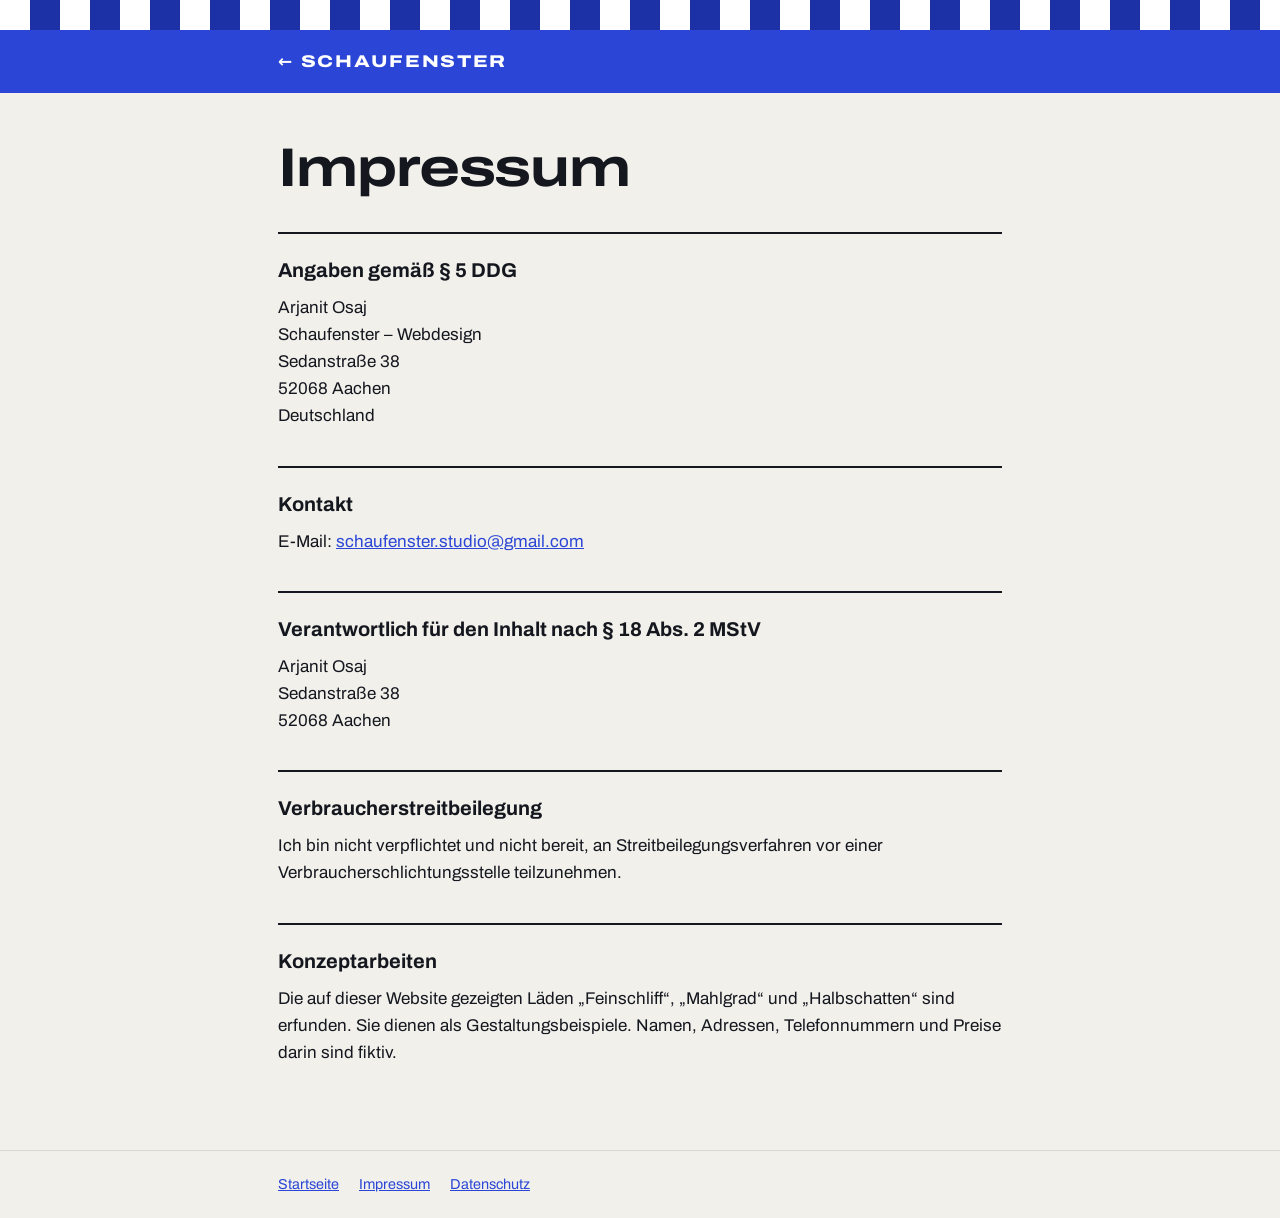
<file: websites/impressum/index.html>
<!doctype html>
<html lang="de">
<head>
<meta charset="utf-8">
<meta name="viewport" content="width=device-width, initial-scale=1, viewport-fit=cover">
<meta name="robots" content="noindex">
<title>Impressum · Schaufenster</title>
<link rel="stylesheet" href="../fonts/schaufenster.css">
<style>
:root{--paper:#F1F0EB;--ink:#15171F;--muted:#5A5C66;--line:#D9D8D1;--cobalt:#2B46D6;--cobalt-deep:#1D31A6;--link:#2B46D6;--display:"Archivo","Arial Black",system-ui,sans-serif;--mono:"DM Mono",ui-monospace,Menlo,monospace}
@media (prefers-color-scheme: dark){:root{--paper:#10121C;--ink:#ECEBE6;--muted:#A3A5B2;--line:#2D3144;--link:#A3B4FF;color-scheme:dark}}
*{box-sizing:border-box}
body{margin:0;background:var(--paper);color:var(--ink);font-family:var(--display);font-size:17px;line-height:1.6}
.top{background:var(--cobalt);color:#fff}
.awning{height:30px;background:repeating-linear-gradient(90deg,#fff 0 30px,var(--cobalt-deep) 30px 60px)}
.wrap{max-width:760px;margin-inline:auto;padding-left:max(18px,env(safe-area-inset-left,0px));padding-right:max(18px,env(safe-area-inset-right,0px))}
.top .wrap{padding-block:18px}
.top a{color:#fff;text-decoration:none;font-weight:800;letter-spacing:.1em;font-variation-settings:"wdth" 125}
main{padding-block:48px 72px}
h1{font-size:clamp(2.2rem,7vw,3.4rem);line-height:1;margin:0 0 32px;font-variation-settings:"wdth" 125;letter-spacing:-.02em}
h2{font-size:1.25rem;margin:36px 0 8px;padding-top:20px;border-top:2px solid var(--ink)}
p,ul{margin:0 0 12px}
a{color:var(--link)}
.mono{font-family:var(--mono);font-size:.85rem;color:var(--muted)}
footer{border-top:1px solid var(--line)}
footer .wrap{padding-block:22px;display:flex;flex-wrap:wrap;gap:8px 20px;font-size:.9rem;color:var(--muted)}
</style>
</head>
<body>
<header class="top"><div class="awning"></div><div class="wrap"><a href="../index.html">← SCHAUFENSTER</a></div></header>
<main class="wrap">
<h1>Impressum</h1>

<h2>Angaben gemäß § 5 DDG</h2>
<p>Arjanit Osaj<br>Schaufenster – Webdesign<br>Sedanstraße 38<br>52068 Aachen<br>Deutschland</p>

<h2>Kontakt</h2>
<p>E-Mail: <a href="mailto:schaufenster.studio@gmail.com">schaufenster.studio@gmail.com</a></p>

<h2>Verantwortlich für den Inhalt nach § 18 Abs. 2 MStV</h2>
<p>Arjanit Osaj<br>Sedanstraße 38<br>52068 Aachen</p>

<h2>Verbraucherstreitbeilegung</h2>
<p>Ich bin nicht verpflichtet und nicht bereit, an Streitbeilegungsverfahren vor einer Verbraucherschlichtungsstelle teilzunehmen.</p>

<h2>Konzeptarbeiten</h2>
<p>Die auf dieser Website gezeigten Läden „Feinschliff“, „Mahlgrad“ und „Halbschatten“ sind erfunden. Sie dienen als Gestaltungsbeispiele. Namen, Adressen, Telefonnummern und Preise darin sind fiktiv.</p>
</main>
<footer><div class="wrap"><a href="../index.html">Startseite</a><a href="../impressum/index.html">Impressum</a><a href="../datenschutz/index.html">Datenschutz</a></div></footer>
</body>
</html>
</file>
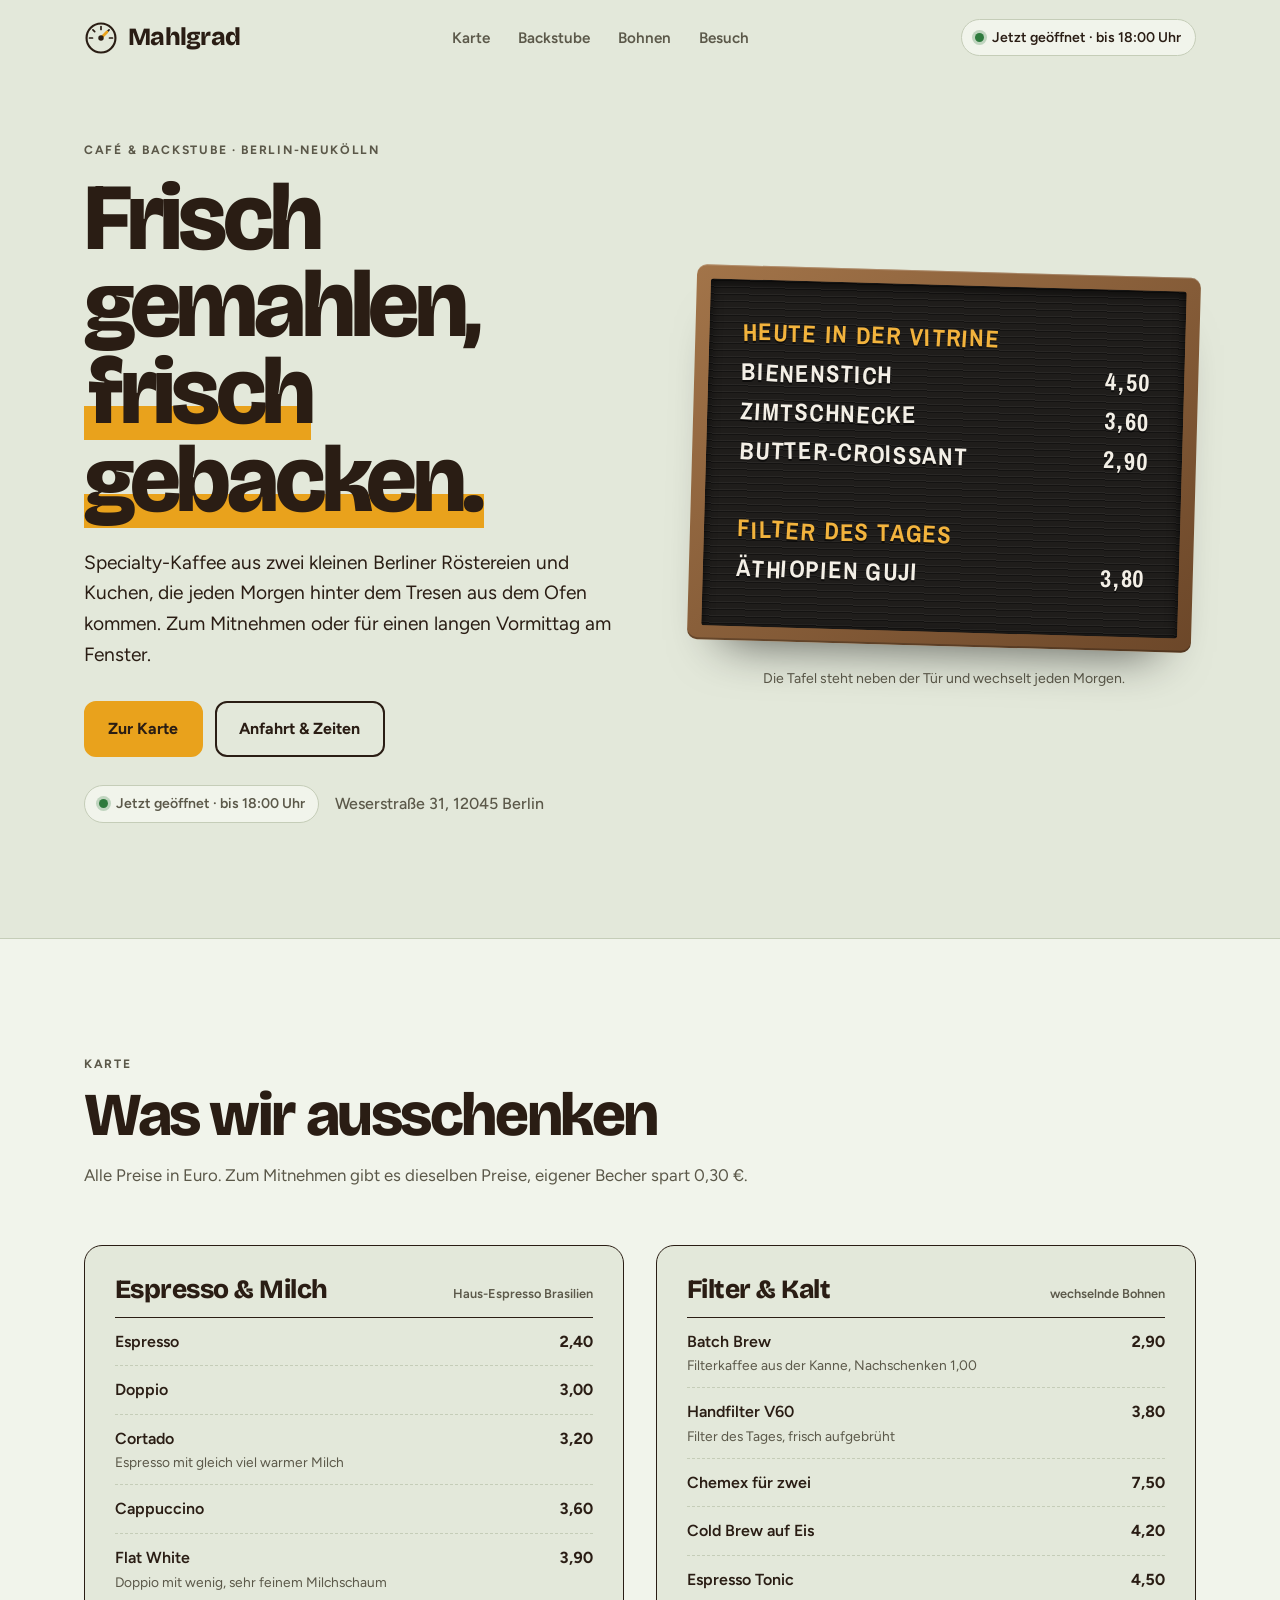
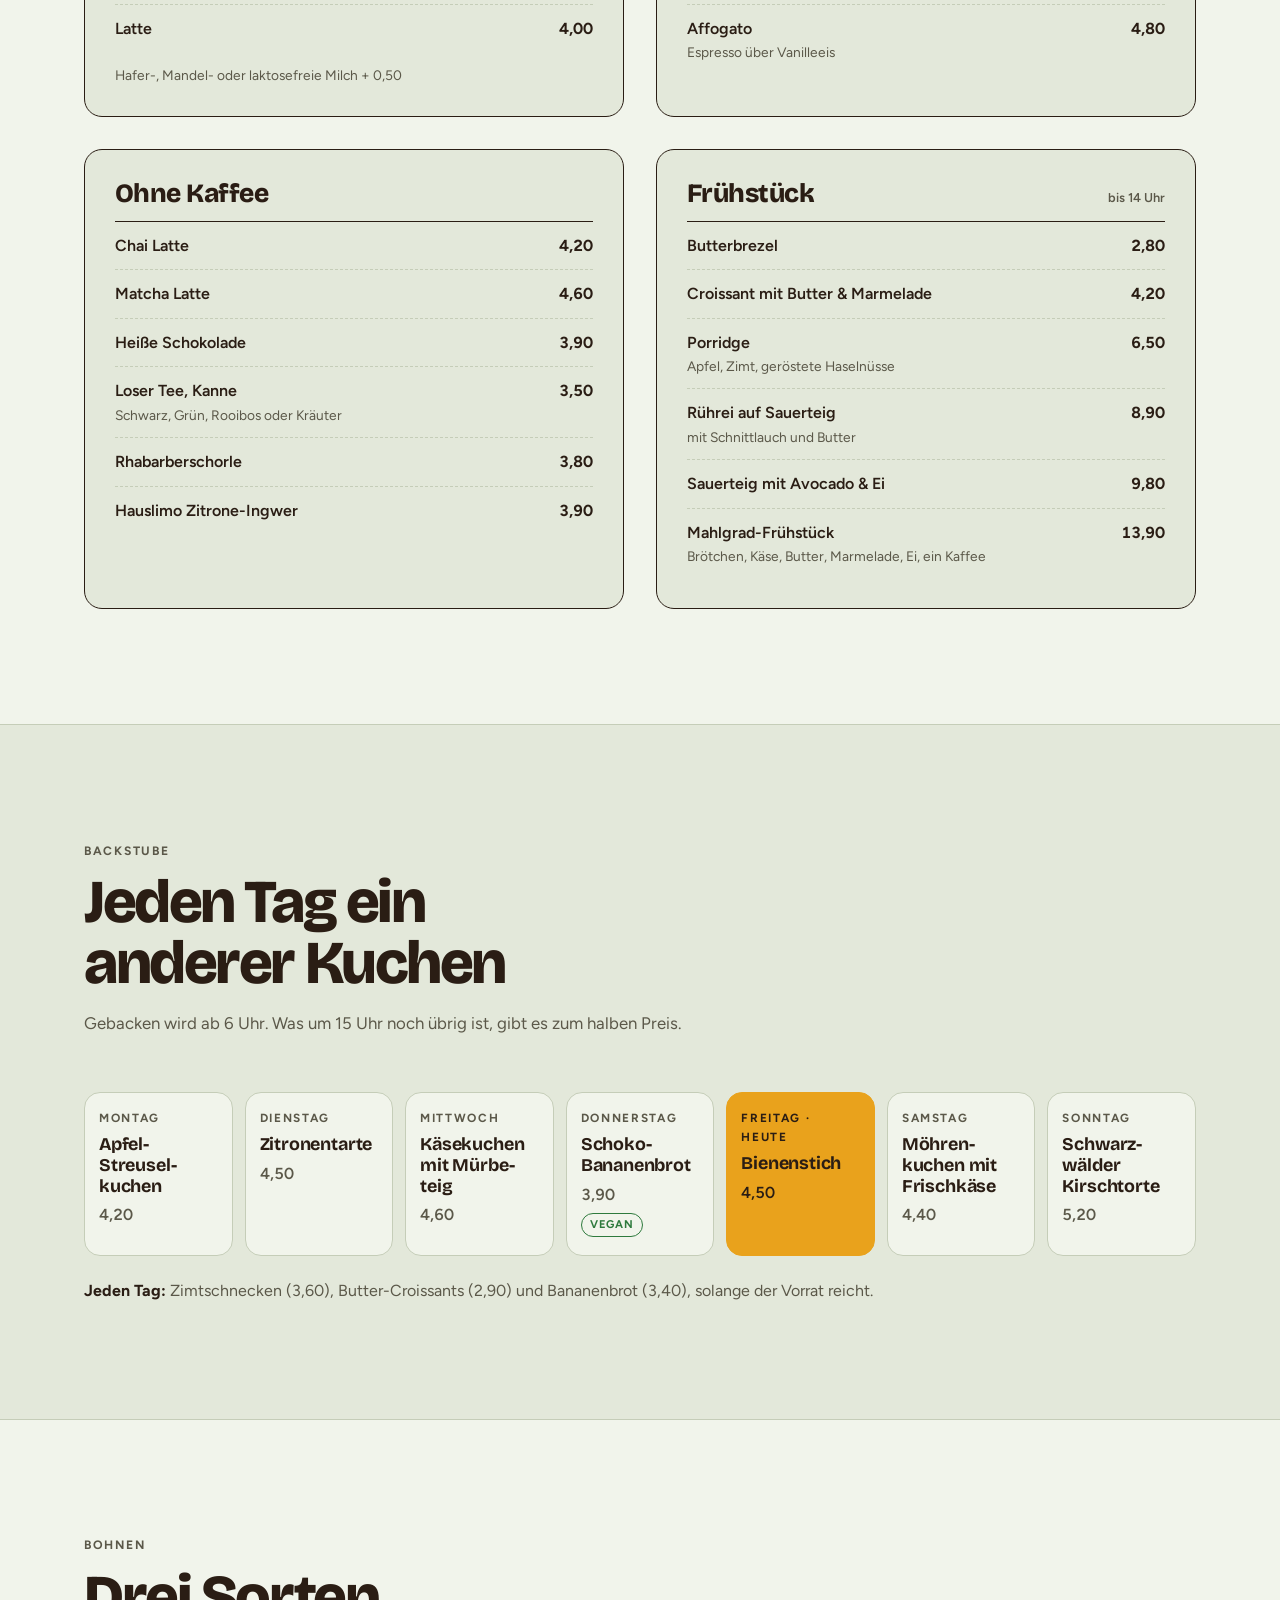
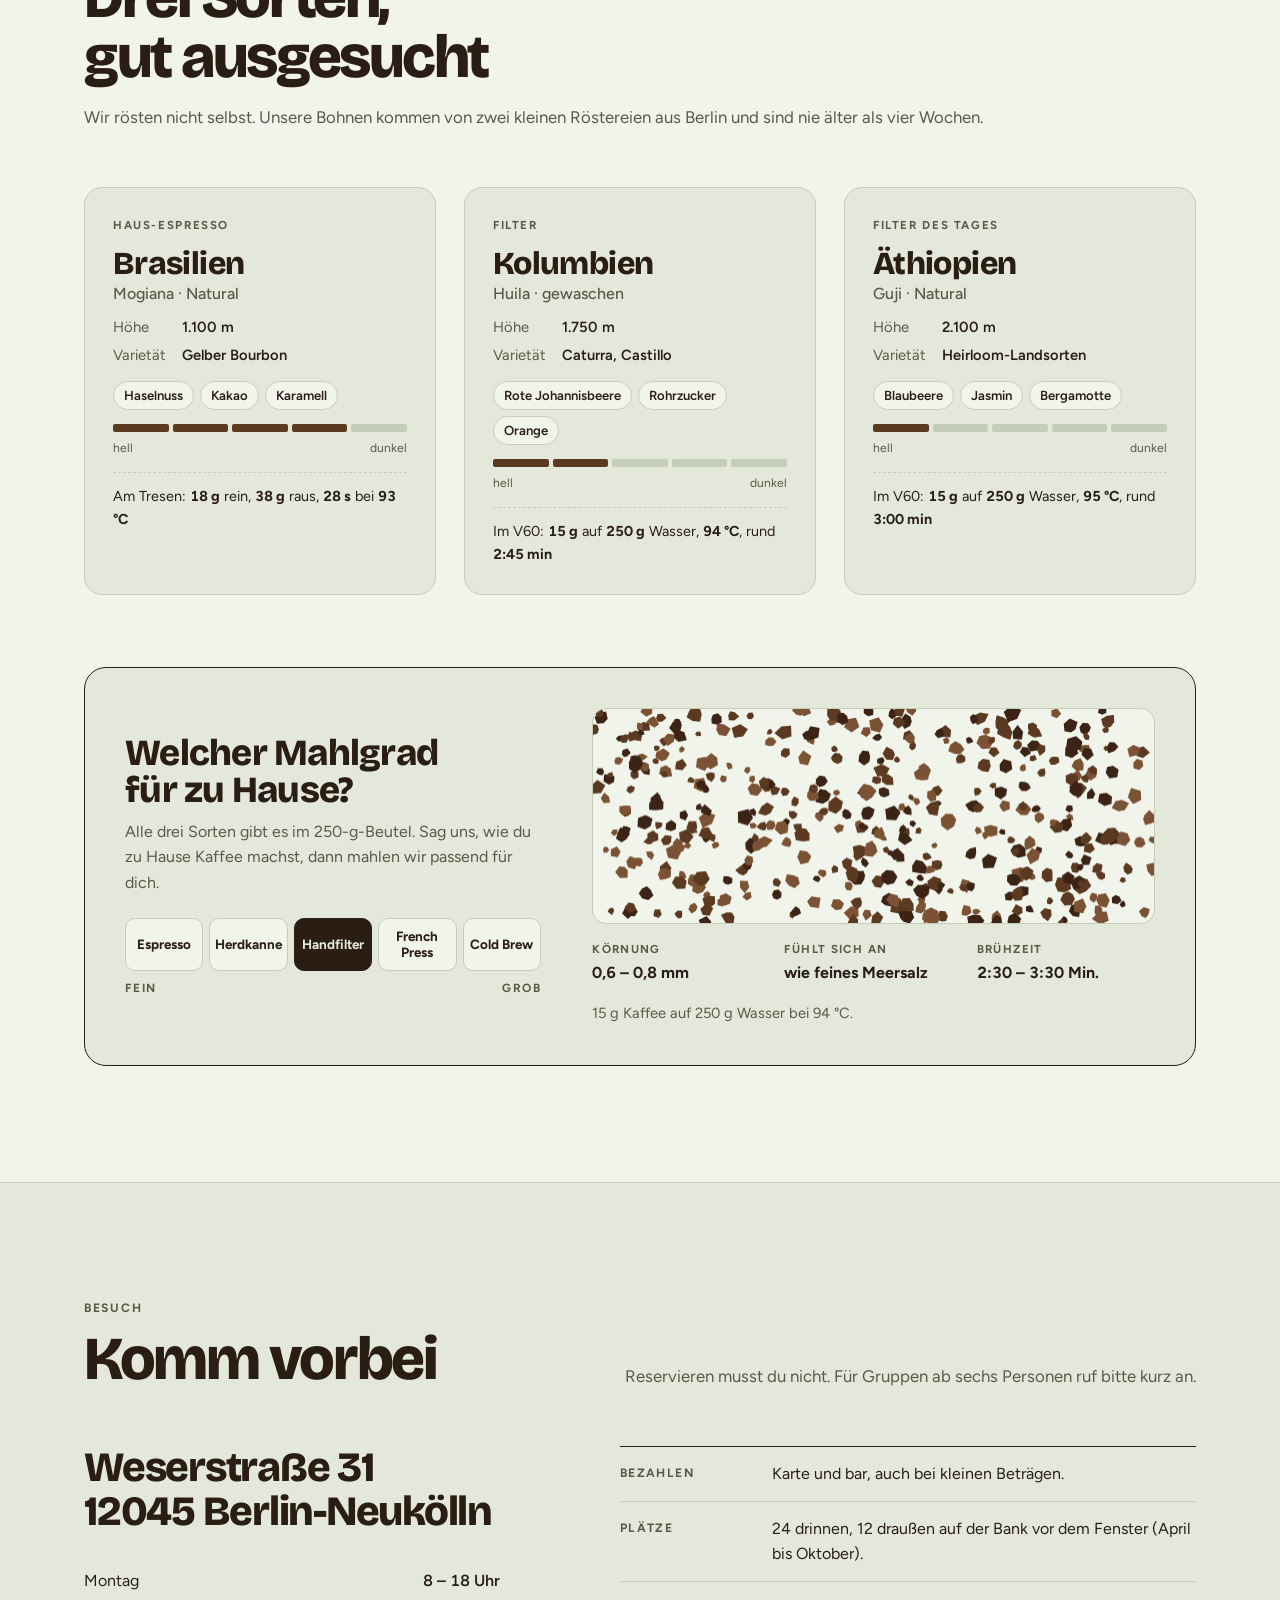
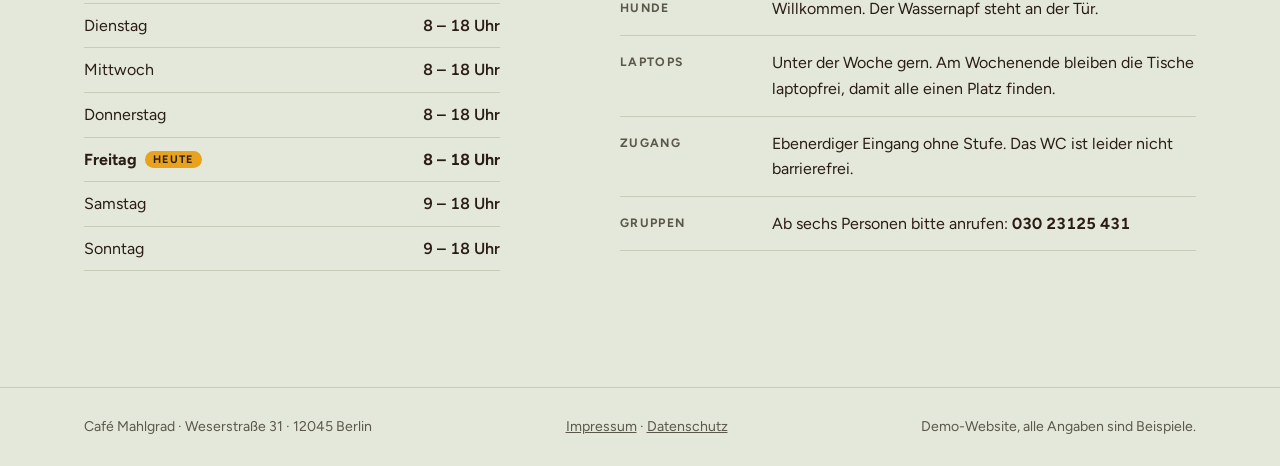
<file: websites/mahlgrad/index.html>
<!doctype html>
<html lang="de">
<head>
<meta charset="utf-8">
<meta name="viewport" content="width=device-width, initial-scale=1, viewport-fit=cover">
<title>Café Mahlgrad</title>
<meta name="description" content="Café Mahlgrad – Specialty-Kaffee und Kuchen aus eigener Backstube in Berlin-Neukölln.">
<link rel="stylesheet" href="../fonts/mahlgrad.css">
<style>
/* Layout: Hero mit Steckbuchstaben-Tafel (heutiger Kuchen, live nach Wochentag), dann Karte als 2×2-Raster,
   Backstuben-Woche, Bohnen mit Mahlgrad-Finder, Besuch. Salbeigrund, Espresso-Tinte, Eigelb als einziger Akzent. */
:root{
  --bg:#E3E8DA;
  --surface:#F1F4EB;
  --ink:#2A1D14;
  --muted:#5B5849;
  --line:#C5CDB8;
  --accent:#E9A21C;
  --on-accent:#2A1D14;
  --ok:#2E7A3D;
  --bean-1:#3B2416;--bean-2:#5C3A22;--bean-3:#7B5233;
  /* Gegenstände (Tafel, Rahmen): gleiche Farben in beiden Modi */
  --felt:#1F1D1B;--letter:#F3EFE6;--letter-hi:#F2B33D;--wood-1:#A27449;--wood-2:#6C4729;
  --display:"Bricolage Grotesque","Arial Narrow",system-ui,sans-serif;
  --sans:"Figtree",system-ui,-apple-system,"Segoe UI",Roboto,sans-serif;
  --board:"Archivo Narrow","Arial Narrow","Roboto Condensed",sans-serif;
  --gutter:clamp(16px,4vw,44px);
}
@media (prefers-color-scheme: dark){
  :root:not([data-theme="light"]){
    --bg:#161A13;--surface:#1F241B;--ink:#ECEADD;--muted:#A9AE9B;--line:#363D2F;--accent:#F0B03A;--on-accent:#1A1408;--ok:#7BD08C;
    --bean-1:#C79A6B;--bean-2:#9E7148;--bean-3:#7A5234;color-scheme:dark;
  }
}
:root[data-theme="dark"]{
  --bg:#161A13;--surface:#1F241B;--ink:#ECEADD;--muted:#A9AE9B;--line:#363D2F;--accent:#F0B03A;--on-accent:#1A1408;--ok:#7BD08C;
  --bean-1:#C79A6B;--bean-2:#9E7148;--bean-3:#7A5234;color-scheme:dark;
}

*,*::before,*::after{box-sizing:border-box}
[hidden]{display:none!important}
html{scroll-behavior:smooth}
body{margin:0;background:var(--bg);color:var(--ink);font-family:var(--sans);font-size:16px;line-height:1.6;-webkit-font-smoothing:antialiased}
.wrap{max-width:1200px;margin-inline:auto;padding-left:max(var(--gutter),env(safe-area-inset-left,0px));padding-right:max(var(--gutter),env(safe-area-inset-right,0px))}
a{color:inherit}
:focus-visible{outline:2.5px solid var(--ink);outline-offset:3px;border-radius:6px}
h1,h2,h3{font-family:var(--display);line-height:1;text-wrap:balance;margin:0;letter-spacing:-.02em}
p{margin:0}
.eyebrow{font-size:.76rem;font-weight:700;letter-spacing:.14em;text-transform:uppercase;color:var(--muted)}

/* Kopf */
.top-in{display:flex;align-items:center;justify-content:space-between;gap:16px;padding-block:18px}
.brand{display:flex;align-items:center;gap:10px;text-decoration:none;font-family:var(--display);font-weight:800;font-size:1.55rem;letter-spacing:-.03em}
.brand svg{width:34px;height:34px;flex:none}
.nav{display:flex;align-items:center;gap:clamp(14px,2.4vw,28px);font-weight:600;font-size:.95rem}
.nav a{text-decoration:none;color:var(--muted)}
.nav a:hover{color:var(--ink)}
@media (max-width:760px){.nav a{display:none}}

.status{display:inline-flex;align-items:center;gap:8px;padding:.4rem .85rem;border-radius:999px;border:1.5px solid var(--line);background:var(--surface);font-weight:600;font-size:.88rem;white-space:nowrap}
.status::before{content:"";width:9px;height:9px;border-radius:50%;background:var(--muted)}
.status.open::before{background:var(--ok);box-shadow:0 0 0 3px color-mix(in srgb,var(--ok) 25%,transparent)}

.btn{font:inherit;display:inline-flex;align-items:center;justify-content:center;gap:.5rem;padding:.85rem 1.4rem;border-radius:12px;background:var(--accent);color:var(--on-accent);font-weight:700;text-decoration:none;border:2px solid var(--accent);cursor:pointer;transition:transform .15s ease}
.btn:hover{transform:translateY(-1px)}
.btn-ghost{background:transparent;color:var(--ink);border-color:var(--ink)}

/* Hero */
.hero-in{display:grid;grid-template-columns:minmax(0,1fr) minmax(0,.95fr);gap:clamp(36px,6vw,84px);align-items:center;padding-block:clamp(28px,5vw,64px) clamp(64px,9vw,120px)}
@media (max-width:940px){.hero-in{grid-template-columns:minmax(0,1fr)}}
.hero h1{font-size:clamp(3rem,7.4vw,6.2rem);font-weight:800;letter-spacing:-.045em;line-height:.92;margin-block:16px 24px}
.hero h1 em{font-style:normal;background:linear-gradient(transparent 62%,var(--accent) 62% 92%,transparent 92%);padding-inline:.04em}
.lead{font-size:clamp(1.05rem,1.5vw,1.2rem);max-width:32em}
.actions{display:flex;flex-wrap:wrap;gap:12px;margin-top:30px}
.where{display:flex;flex-wrap:wrap;align-items:center;gap:10px 16px;margin-top:28px;color:var(--muted);font-weight:500}

/* Steckbuchstaben-Tafel */
.board-wrap{display:grid;justify-items:center}
.board{width:100%;max-width:520px;padding:14px;border-radius:10px;background:linear-gradient(140deg,var(--wood-1),var(--wood-2));box-shadow:0 34px 50px -34px rgb(0 0 0 / .65),inset 0 1px 0 rgb(255 255 255 / .2),inset 0 -2px 0 rgb(0 0 0 / .25);transform:rotate(1.6deg)}
.felt{container-type:inline-size;border-radius:3px;background-color:var(--felt);background-image:repeating-linear-gradient(to bottom,rgb(255 255 255 / .045) 0 1px,rgb(0 0 0 / .35) 1px 2px,transparent 2px 7px);box-shadow:inset 0 3px 12px rgb(0 0 0 / .7)}
.felt-in{padding:7cqi 7cqi 8cqi;font-family:var(--board);font-weight:700;font-size:5.1cqi;line-height:1.62;letter-spacing:.07em;color:var(--letter);text-transform:uppercase}
.brow{display:flex;justify-content:space-between;align-items:baseline;gap:4cqi}
.brow .n{min-width:0}
.brow.hl{color:var(--letter-hi)}
.brow.gap{height:1.62em}
.ch{display:inline-block;transform:translateY(var(--y,0)) rotate(var(--r,0deg));text-shadow:0 .07em 0 rgb(0 0 0 / .55)}
.board-cap{margin-top:22px;font-size:.88rem;color:var(--muted);text-align:center}

/* Bänder */
.band{padding-block:clamp(64px,9vw,116px)}
.band-alt{background:var(--surface);border-block:1px solid var(--line)}
.sec-head{display:flex;flex-wrap:wrap;justify-content:space-between;align-items:end;gap:16px 40px;margin-bottom:clamp(32px,5vw,56px)}
.sec-head > div{display:grid;gap:12px;max-width:38em}
.sec-head h2{font-size:clamp(2.2rem,5vw,3.8rem);font-weight:800;letter-spacing:-.04em}
.sec-head p:not(.eyebrow){color:var(--muted);font-size:1.05rem}

/* Karte */
.menu{display:grid;grid-template-columns:repeat(2,minmax(0,1fr));gap:clamp(18px,3vw,32px)}
@media (max-width:820px){.menu{grid-template-columns:minmax(0,1fr)}}
.mcard{background:var(--bg);border:1.5px solid var(--ink);border-radius:18px;padding:clamp(20px,3vw,30px)}
.mcard h3{font-size:1.65rem;font-weight:800;display:flex;justify-content:space-between;align-items:baseline;gap:12px;padding-bottom:14px;border-bottom:1.5px solid var(--ink)}
.mcard h3 small{font-family:var(--sans);font-size:.8rem;font-weight:600;letter-spacing:0;color:var(--muted)}
.items{list-style:none;margin:0;padding:0}
.items li{display:flex;justify-content:space-between;align-items:baseline;gap:16px;padding-block:11px;border-bottom:1px dashed var(--line)}
.items li:last-child{border-bottom:0}
.items .nm{min-width:0;font-weight:600}
.items .nm span{display:block;font-weight:400;font-size:.86rem;color:var(--muted)}
.items .pr{font-variant-numeric:tabular-nums;font-weight:700;white-space:nowrap}
.mnote{margin-top:12px;font-size:.86rem;color:var(--muted)}

/* Backstube */
.week{list-style:none;margin:0;padding:0;display:grid;grid-template-columns:repeat(7,minmax(0,1fr));gap:12px}
.day{display:grid;align-content:start;gap:6px;padding:16px 14px 18px;border-radius:16px;border:1.5px solid var(--line);background:var(--surface)}
.day .d{font-size:.74rem;font-weight:700;letter-spacing:.14em;text-transform:uppercase;color:var(--muted)}
.day .c{overflow-wrap:break-word;font-family:var(--display);font-weight:700;font-size:1.12rem;line-height:1.15;letter-spacing:-.01em}
.day .p{font-variant-numeric:tabular-nums;font-weight:600;color:var(--muted)}
.tag{display:inline-block;justify-self:start;font-size:.7rem;font-weight:700;letter-spacing:.08em;text-transform:uppercase;padding:2px 8px;border-radius:999px;border:1.5px solid var(--ok);color:var(--ok)}
.day.today{background:var(--accent);border-color:var(--accent);color:var(--on-accent)}
.day.today .d,.day.today .p{color:var(--on-accent)}
.day.today .d::after{content:" · heute"}
.day.today .tag{border-color:var(--on-accent);color:var(--on-accent)}
@media (max-width:1040px){
  .week{grid-template-columns:minmax(0,1fr);gap:0;border-top:1.5px solid var(--ink)}
  .day{grid-template-columns:7.5rem minmax(0,1fr) auto;align-items:baseline;column-gap:16px;border:0;border-bottom:1px solid var(--line);border-radius:0;background:transparent;padding:14px 4px}
  .day .tag{grid-column:2}
  .day.today{border-radius:12px;padding-inline:12px}
}
@media (max-width:480px){.day{grid-template-columns:5.6rem minmax(0,1fr) auto}}
.always{margin-top:22px;color:var(--muted)}
.always strong{color:var(--ink)}

/* Bohnen */
.beans{display:grid;grid-template-columns:repeat(3,minmax(0,1fr));gap:clamp(16px,2.5vw,28px)}
@media (max-width:940px){.beans{grid-template-columns:minmax(0,1fr)}}
.bean{display:grid;gap:14px;align-content:start;padding:clamp(20px,3vw,28px);border-radius:18px;background:var(--bg);border:1px solid var(--line)}
.bean .use{font-size:.72rem;font-weight:700;letter-spacing:.14em;text-transform:uppercase;color:var(--muted)}
.bean h3{font-size:2rem;font-weight:800}
.bean h3 span{display:block;font-family:var(--sans);font-size:1rem;font-weight:500;letter-spacing:0;color:var(--muted);margin-top:6px}
.specs{display:grid;grid-template-columns:auto minmax(0,1fr);gap:4px 16px;margin:0;font-size:.92rem}
.specs dt{color:var(--muted)}
.specs dd{margin:0;font-weight:600}
.notes{display:flex;flex-wrap:wrap;gap:6px}
.notes span{font-size:.82rem;font-weight:600;padding:3px 10px;border-radius:999px;background:var(--surface);border:1px solid var(--line)}
.roast{display:grid;gap:6px}
.roast .bar{display:grid;grid-template-columns:repeat(5,1fr);gap:4px}
.roast .bar i{height:8px;border-radius:2px;background:var(--line)}
.roast .bar i.on{background:var(--bean-2)}
.roast .lbl{display:flex;justify-content:space-between;font-size:.76rem;color:var(--muted)}
.recipe{font-size:.9rem;padding-top:12px;border-top:1px dashed var(--line)}
.recipe b{font-variant-numeric:tabular-nums}

.grind{margin-top:clamp(40px,6vw,72px);display:grid;grid-template-columns:minmax(0,.85fr) minmax(0,1.15fr);gap:clamp(22px,4vw,52px);align-items:center;padding:clamp(22px,4vw,40px);border-radius:22px;border:1.5px solid var(--ink);background:var(--bg)}
@media (max-width:900px){.grind{grid-template-columns:minmax(0,1fr)}}
.grind h3{font-size:clamp(1.7rem,3vw,2.3rem);font-weight:800;margin-bottom:10px}
.grind > div > p{color:var(--muted)}
.seg{display:grid;grid-template-columns:repeat(5,minmax(0,1fr));gap:6px;margin-top:22px}
.seg button{font:inherit;font-size:.84rem;font-weight:700;padding:.6rem .3rem;border-radius:10px;border:1.5px solid var(--line);background:var(--surface);color:var(--ink);cursor:pointer;line-height:1.2}
.seg button[aria-pressed="true"]{background:var(--ink);border-color:var(--ink);color:var(--bg)}
.scale{display:flex;justify-content:space-between;font-size:.74rem;font-weight:700;letter-spacing:.12em;text-transform:uppercase;color:var(--muted);margin-top:8px}
@media (max-width:480px){.seg{gap:4px}.seg button{font-size:.74rem;padding:.55rem .15rem}}
.grounds{width:100%;max-width:100%;aspect-ratio:600/230;display:block;border-radius:14px;background:var(--surface);border:1px solid var(--line)}
.gread{display:grid;grid-template-columns:repeat(3,minmax(0,1fr));gap:14px;margin-top:16px}
@media (max-width:560px){.gread{grid-template-columns:minmax(0,1fr)}}
.gread div{display:grid;gap:2px}
.gread dt{font-size:.72rem;font-weight:700;letter-spacing:.12em;text-transform:uppercase;color:var(--muted)}
.gread dd{margin:0;font-weight:700;font-variant-numeric:tabular-nums}
.grecipe{margin-top:12px;font-size:.92rem;color:var(--muted)}

/* Besuch */
.visit{display:grid;grid-template-columns:minmax(0,.9fr) minmax(0,1.1fr);gap:clamp(28px,5vw,72px);align-items:start}
@media (max-width:900px){.visit{grid-template-columns:minmax(0,1fr)}}
.addr{font-family:var(--display);font-weight:800;font-size:clamp(1.8rem,3.6vw,2.6rem);line-height:1.05;letter-spacing:-.03em}
.hours{width:100%;max-width:26rem;border-collapse:collapse;margin-top:26px;font-variant-numeric:tabular-nums}
.hours td{padding:9px 0;border-bottom:1px solid var(--line)}
.hours td:last-child{text-align:right;font-weight:600}
.hours tr.today td{font-weight:800}
.hours tr.today td:first-child::after{content:"heute";margin-left:8px;font-size:.68rem;font-weight:700;letter-spacing:.12em;text-transform:uppercase;padding:2px 8px;border-radius:999px;background:var(--accent);color:var(--on-accent);vertical-align:2px}
.facts{list-style:none;margin:0;padding:0;display:grid;gap:0;border-top:1.5px solid var(--ink)}
.facts li{display:grid;grid-template-columns:8.5rem minmax(0,1fr);gap:16px;padding-block:14px;border-bottom:1px solid var(--line)}
.facts b{font-size:.76rem;letter-spacing:.12em;text-transform:uppercase;color:var(--muted);padding-top:2px}
@media (max-width:480px){.facts li{grid-template-columns:minmax(0,1fr);gap:2px}}
.tel{font-variant-numeric:tabular-nums;font-weight:700;user-select:all}

footer{border-top:1px solid var(--line)}
.foot{display:flex;flex-wrap:wrap;justify-content:space-between;gap:10px 28px;padding-block:28px;font-size:.88rem;color:var(--muted)}

@media (prefers-reduced-motion: reduce){html{scroll-behavior:auto}*,*::before,*::after{transition:none!important;animation:none!important}}
</style>
</head>
<body>

<header class="top">
  <div class="wrap top-in">
    <a class="brand" href="#start" aria-label="Café Mahlgrad, zum Anfang">
      <svg viewBox="0 0 40 40" aria-hidden="true">
        <circle cx="20" cy="20" r="17" fill="none" stroke="currentColor" stroke-width="2.5"/>
        <g stroke="currentColor" stroke-width="2" stroke-linecap="round">
          <line x1="20" y1="6.5" x2="20" y2="10"/><line x1="29.5" y1="10.5" x2="27.4" y2="12.6"/><line x1="33.5" y1="20" x2="30" y2="20"/>
          <line x1="10.5" y1="10.5" x2="12.6" y2="12.6"/><line x1="6.5" y1="20" x2="10" y2="20"/>
        </g>
        <line x1="20" y1="20" x2="27" y2="13" stroke="var(--accent)" stroke-width="3.2" stroke-linecap="round"/>
        <circle cx="20" cy="20" r="3.2" fill="currentColor"/>
      </svg>
      Mahlgrad
    </a>
    <nav class="nav" aria-label="Hauptnavigation">
      <a href="#karte">Karte</a>
      <a href="#backstube">Backstube</a>
      <a href="#bohnen">Bohnen</a>
      <a href="#besuch">Besuch</a>
    </nav>
    <span class="status" id="status-top">Öffnungszeiten</span>
  </div>
</header>

<main>
<section class="hero" id="start">
  <div class="wrap hero-in">
    <div>
      <p class="eyebrow">Café &amp; Backstube · Berlin-Neukölln</p>
      <h1>Frisch gemahlen, <em>frisch gebacken.</em></h1>
      <p class="lead">Specialty-Kaffee aus zwei kleinen Berliner Röstereien und Kuchen, die jeden Morgen hinter dem Tresen aus dem Ofen kommen. Zum Mitnehmen oder für einen langen Vormittag am Fenster.</p>
      <div class="actions">
        <a class="btn" href="#karte">Zur Karte</a>
        <a class="btn btn-ghost" href="#besuch">Anfahrt &amp; Zeiten</a>
      </div>
      <p class="where"><span class="status" id="status-hero">Öffnungszeiten</span><span>Weserstraße 31, 12045 Berlin</span></p>
    </div>
    <div class="board-wrap">
      <div class="board">
        <div class="felt" role="img" id="board-img" aria-label="Tafel: Heute in der Vitrine">
          <div class="felt-in" id="board"></div>
        </div>
      </div>
      <p class="board-cap">Die Tafel steht neben der Tür und wechselt jeden Morgen.</p>
    </div>
  </div>
</section>

<section class="band band-alt" id="karte">
  <div class="wrap">
    <div class="sec-head">
      <div>
        <p class="eyebrow">Karte</p>
        <h2>Was wir ausschenken</h2>
      </div>
      <p>Alle Preise in Euro. Zum Mitnehmen gibt es dieselben Preise, eigener Becher spart 0,30 €.</p>
    </div>
    <div class="menu">
      <article class="mcard">
        <h3>Espresso &amp; Milch <small>Haus-Espresso Brasilien</small></h3>
        <ul class="items">
          <li><span class="nm">Espresso</span><span class="pr">2,40</span></li>
          <li><span class="nm">Doppio</span><span class="pr">3,00</span></li>
          <li><span class="nm">Cortado<span>Espresso mit gleich viel warmer Milch</span></span><span class="pr">3,20</span></li>
          <li><span class="nm">Cappuccino</span><span class="pr">3,60</span></li>
          <li><span class="nm">Flat White<span>Doppio mit wenig, sehr feinem Milchschaum</span></span><span class="pr">3,90</span></li>
          <li><span class="nm">Latte</span><span class="pr">4,00</span></li>
        </ul>
        <p class="mnote">Hafer-, Mandel- oder laktosefreie Milch + 0,50</p>
      </article>
      <article class="mcard">
        <h3>Filter &amp; Kalt <small>wechselnde Bohnen</small></h3>
        <ul class="items">
          <li><span class="nm">Batch Brew<span>Filterkaffee aus der Kanne, Nachschenken 1,00</span></span><span class="pr">2,90</span></li>
          <li><span class="nm">Handfilter V60<span>Filter des Tages, frisch aufgebrüht</span></span><span class="pr">3,80</span></li>
          <li><span class="nm">Chemex für zwei</span><span class="pr">7,50</span></li>
          <li><span class="nm">Cold Brew auf Eis</span><span class="pr">4,20</span></li>
          <li><span class="nm">Espresso Tonic</span><span class="pr">4,50</span></li>
          <li><span class="nm">Affogato<span>Espresso über Vanilleeis</span></span><span class="pr">4,80</span></li>
        </ul>
      </article>
      <article class="mcard">
        <h3>Ohne Kaffee</h3>
        <ul class="items">
          <li><span class="nm">Chai Latte</span><span class="pr">4,20</span></li>
          <li><span class="nm">Matcha Latte</span><span class="pr">4,60</span></li>
          <li><span class="nm">Heiße Schokolade</span><span class="pr">3,90</span></li>
          <li><span class="nm">Loser Tee, Kanne<span>Schwarz, Grün, Rooibos oder Kräuter</span></span><span class="pr">3,50</span></li>
          <li><span class="nm">Rhabarberschorle</span><span class="pr">3,80</span></li>
          <li><span class="nm">Hauslimo Zitrone-Ingwer</span><span class="pr">3,90</span></li>
        </ul>
      </article>
      <article class="mcard">
        <h3>Frühstück <small>bis 14 Uhr</small></h3>
        <ul class="items">
          <li><span class="nm">Butterbrezel</span><span class="pr">2,80</span></li>
          <li><span class="nm">Croissant mit Butter &amp; Marmelade</span><span class="pr">4,20</span></li>
          <li><span class="nm">Porridge<span>Apfel, Zimt, geröstete Haselnüsse</span></span><span class="pr">6,50</span></li>
          <li><span class="nm">Rührei auf Sauerteig<span>mit Schnittlauch und Butter</span></span><span class="pr">8,90</span></li>
          <li><span class="nm">Sauerteig mit Avocado &amp; Ei</span><span class="pr">9,80</span></li>
          <li><span class="nm">Mahlgrad-Frühstück<span>Brötchen, Käse, Butter, Marmelade, Ei, ein Kaffee</span></span><span class="pr">13,90</span></li>
        </ul>
      </article>
    </div>
  </div>
</section>

<section class="band" id="backstube">
  <div class="wrap">
    <div class="sec-head">
      <div>
        <p class="eyebrow">Backstube</p>
        <h2>Jeden Tag ein anderer Kuchen</h2>
      </div>
      <p>Gebacken wird ab 6 Uhr. Was um 15 Uhr noch übrig ist, gibt es zum halben Preis.</p>
    </div>
    <ul class="week" id="week">
      <li class="day" data-day="1"><span class="d">Montag</span><span class="c">Apfel-Streusel&shy;kuchen</span><span class="p">4,20</span></li>
      <li class="day" data-day="2"><span class="d">Dienstag</span><span class="c">Zitronentarte</span><span class="p">4,50</span></li>
      <li class="day" data-day="3"><span class="d">Mittwoch</span><span class="c">Käse&shy;kuchen mit Mürbe&shy;teig</span><span class="p">4,60</span></li>
      <li class="day" data-day="4"><span class="d">Donnerstag</span><span class="c">Schoko-Bananen&shy;brot</span><span class="p">3,90</span><span class="tag">vegan</span></li>
      <li class="day" data-day="5"><span class="d">Freitag</span><span class="c">Bienenstich</span><span class="p">4,50</span></li>
      <li class="day" data-day="6"><span class="d">Samstag</span><span class="c">Möhren&shy;kuchen mit Frisch&shy;käse</span><span class="p">4,40</span></li>
      <li class="day" data-day="0"><span class="d">Sonntag</span><span class="c">Schwarz&shy;wälder Kirsch&shy;torte</span><span class="p">5,20</span></li>
    </ul>
    <p class="always"><strong>Jeden Tag:</strong> Zimtschnecken (3,60), Butter-Croissants (2,90) und Bananenbrot (3,40), solange der Vorrat reicht.</p>
  </div>
</section>

<section class="band band-alt" id="bohnen">
  <div class="wrap">
    <div class="sec-head">
      <div>
        <p class="eyebrow">Bohnen</p>
        <h2>Drei Sorten, gut ausgesucht</h2>
      </div>
      <p>Wir rösten nicht selbst. Unsere Bohnen kommen von zwei kleinen Röstereien aus Berlin und sind nie älter als vier Wochen.</p>
    </div>
    <div class="beans">
      <article class="bean">
        <p class="use">Haus-Espresso</p>
        <h3>Brasilien <span>Mogiana · Natural</span></h3>
        <dl class="specs"><dt>Höhe</dt><dd>1.100 m</dd><dt>Varietät</dt><dd>Gelber Bourbon</dd></dl>
        <div class="notes"><span>Haselnuss</span><span>Kakao</span><span>Karamell</span></div>
        <div class="roast" aria-label="Röstgrad 4 von 5"><div class="bar"><i class="on"></i><i class="on"></i><i class="on"></i><i class="on"></i><i></i></div><div class="lbl"><span>hell</span><span>dunkel</span></div></div>
        <p class="recipe">Am Tresen: <b>18 g</b> rein, <b>38 g</b> raus, <b>28 s</b> bei <b>93 °C</b></p>
      </article>
      <article class="bean">
        <p class="use">Filter</p>
        <h3>Kolumbien <span>Huila · gewaschen</span></h3>
        <dl class="specs"><dt>Höhe</dt><dd>1.750 m</dd><dt>Varietät</dt><dd>Caturra, Castillo</dd></dl>
        <div class="notes"><span>Rote Johannisbeere</span><span>Rohrzucker</span><span>Orange</span></div>
        <div class="roast" aria-label="Röstgrad 2 von 5"><div class="bar"><i class="on"></i><i class="on"></i><i></i><i></i><i></i></div><div class="lbl"><span>hell</span><span>dunkel</span></div></div>
        <p class="recipe">Im V60: <b>15 g</b> auf <b>250 g</b> Wasser, <b>94 °C</b>, rund <b>2:45 min</b></p>
      </article>
      <article class="bean">
        <p class="use">Filter des Tages</p>
        <h3>Äthiopien <span>Guji · Natural</span></h3>
        <dl class="specs"><dt>Höhe</dt><dd>2.100 m</dd><dt>Varietät</dt><dd>Heirloom-Landsorten</dd></dl>
        <div class="notes"><span>Blaubeere</span><span>Jasmin</span><span>Bergamotte</span></div>
        <div class="roast" aria-label="Röstgrad 1 von 5"><div class="bar"><i class="on"></i><i></i><i></i><i></i><i></i></div><div class="lbl"><span>hell</span><span>dunkel</span></div></div>
        <p class="recipe">Im V60: <b>15 g</b> auf <b>250 g</b> Wasser, <b>95 °C</b>, rund <b>3:00 min</b></p>
      </article>
    </div>

    <div class="grind">
      <div>
        <h3>Welcher Mahlgrad für zu Hause?</h3>
        <p>Alle drei Sorten gibt es im 250-g-Beutel. Sag uns, wie du zu Hause Kaffee machst, dann mahlen wir passend für dich.</p>
        <div class="seg" id="seg" role="group" aria-label="Zubereitung wählen"></div>
        <div class="scale" aria-hidden="true"><span>fein</span><span>grob</span></div>
      </div>
      <div>
        <canvas class="grounds" id="grounds" role="img" aria-label="Kaffeemehl in der gewählten Körnung"></canvas>
        <dl class="gread">
          <div><dt>Körnung</dt><dd id="g-mm">0,6 – 0,8 mm</dd></div>
          <div><dt>Fühlt sich an</dt><dd id="g-like">wie feines Meersalz</dd></div>
          <div><dt>Brühzeit</dt><dd id="g-time">2:30 – 3:30 Min.</dd></div>
        </dl>
        <p class="grecipe" id="g-recipe">15 g Kaffee auf 250 g Wasser bei 94 °C.</p>
      </div>
    </div>
  </div>
</section>

<section class="band" id="besuch">
  <div class="wrap">
    <div class="sec-head">
      <div>
        <p class="eyebrow">Besuch</p>
        <h2>Komm vorbei</h2>
      </div>
      <p>Reservieren musst du nicht. Für Gruppen ab sechs Personen ruf bitte kurz an.</p>
    </div>
    <div class="visit">
      <div>
        <p class="addr">Weserstraße 31<br>12045 Berlin-Neukölln</p>
        <table class="hours">
          <tbody>
            <tr data-day="1"><td>Montag</td><td>8 – 18 Uhr</td></tr>
            <tr data-day="2"><td>Dienstag</td><td>8 – 18 Uhr</td></tr>
            <tr data-day="3"><td>Mittwoch</td><td>8 – 18 Uhr</td></tr>
            <tr data-day="4"><td>Donnerstag</td><td>8 – 18 Uhr</td></tr>
            <tr data-day="5"><td>Freitag</td><td>8 – 18 Uhr</td></tr>
            <tr data-day="6"><td>Samstag</td><td>9 – 18 Uhr</td></tr>
            <tr data-day="0"><td>Sonntag</td><td>9 – 18 Uhr</td></tr>
          </tbody>
        </table>
      </div>
      <ul class="facts">
        <li><b>Bezahlen</b><span>Karte und bar, auch bei kleinen Beträgen.</span></li>
        <li><b>Plätze</b><span>24 drinnen, 12 draußen auf der Bank vor dem Fenster (April bis Oktober).</span></li>
        <li><b>Hunde</b><span>Willkommen. Der Wassernapf steht an der Tür.</span></li>
        <li><b>Laptops</b><span>Unter der Woche gern. Am Wochenende bleiben die Tische laptopfrei, damit alle einen Platz finden.</span></li>
        <li><b>Zugang</b><span>Ebenerdiger Eingang ohne Stufe. Das WC ist leider nicht barrierefrei.</span></li>
        <li><b>Gruppen</b><span>Ab sechs Personen bitte anrufen: <span class="tel">030 23125 431</span></span></li>
      </ul>
    </div>
  </div>
</section>
</main>

<footer>
  <div class="wrap foot">
    <span>Café Mahlgrad · Weserstraße 31 · 12045 Berlin</span>
    <span><a href="../impressum/index.html">Impressum</a> · <a href="../datenschutz/index.html">Datenschutz</a></span>
    <span>Demo-Website, alle Angaben sind Beispiele.</span>
  </div>
</footer>

<script>
(() => {
  const HOURS = { 0: [9, 18], 1: [8, 18], 2: [8, 18], 3: [8, 18], 4: [8, 18], 5: [8, 18], 6: [9, 18] };
  const CAKES = {
    1: ["Apfel-Streusel", "4,20"], 2: ["Zitronentarte", "4,50"], 3: ["Käsekuchen", "4,60"],
    4: ["Bananenbrot vegan", "3,90"], 5: ["Bienenstich", "4,50"], 6: ["Möhrenkuchen", "4,40"], 0: ["Schwarzwälder", "5,20"]
  };
  const DAYS = ["Sonntag", "Montag", "Dienstag", "Mittwoch", "Donnerstag", "Freitag", "Samstag"];

  function berlinNow() {
    try {
      const f = new Intl.DateTimeFormat("en-US", { timeZone: "Europe/Berlin", weekday: "short", hour: "numeric", minute: "numeric", hourCycle: "h23" });
      const p = Object.fromEntries(f.formatToParts(new Date()).map(x => [x.type, x.value]));
      return { wd: ["Sun", "Mon", "Tue", "Wed", "Thu", "Fri", "Sat"].indexOf(p.weekday), h: +p.hour % 24, m: +p.minute };
    } catch (_) {
      const d = new Date(); return { wd: d.getDay(), h: d.getHours(), m: d.getMinutes() };
    }
  }
  const now = berlinNow();

  // Offen oder zu?
  function statusText() {
    const [o, c] = HOURS[now.wd];
    const t = now.h + now.m / 60;
    if (t >= o && t < c) return { open: true, text: `Jetzt geöffnet · bis ${c}:00 Uhr` };
    if (t < o) return { open: false, text: `Geschlossen · öffnet heute um ${o}:00 Uhr` };
    const next = (now.wd + 1) % 7;
    return { open: false, text: `Geschlossen · öffnet morgen um ${HOURS[next][0]}:00 Uhr` };
  }
  const st = statusText();
  ["status-top", "status-hero"].forEach(id => {
    const el = document.getElementById(id);
    el.textContent = st.text;
    el.classList.toggle("open", st.open);
  });
  const shortTop = document.getElementById("status-top");
  if (matchMedia("(max-width:480px)").matches) shortTop.textContent = st.open ? "Geöffnet" : "Geschlossen";

  // Heute markieren
  document.querySelectorAll(`[data-day="${now.wd}"]`).forEach(el => el.classList.add("today"));

  // Steckbuchstaben-Tafel
  const cake = CAKES[now.wd];
  const lines = [
    { t: "Heute in der Vitrine", hl: true },
    { t: cake[0], p: cake[1] },
    { t: "Zimtschnecke", p: "3,60" },
    { t: "Butter-Croissant", p: "2,90" },
    { gap: true },
    { t: "Filter des Tages", hl: true },
    { t: "Äthiopien Guji", p: "3,80" }
  ];
  let seed = 7;
  const rand = () => (seed = (seed * 16807) % 2147483647) / 2147483647;
  const letters = s => s.split(" ").map(word =>
    `<span style="white-space:nowrap">${[...word].map(ch => `<span class="ch" style="--r:${((rand() - .5) * 5).toFixed(1)}deg;--y:${((rand() - .5) * .08).toFixed(3)}em">${ch}</span>`).join("")}</span>`
  ).join(" ");
  document.getElementById("board").innerHTML = lines.map(l => l.gap
    ? `<div class="brow gap"></div>`
    : `<div class="brow${l.hl ? " hl" : ""}"><span class="n">${letters(l.t)}</span>${l.p ? `<span class="pr">${letters(l.p)}</span>` : ""}</div>`
  ).join("");
  document.getElementById("board-img").setAttribute("aria-label",
    `Tafel: Heute in der Vitrine: ${cake[0]} ${cake[1]} Euro, Zimtschnecke 3,60 Euro, Butter-Croissant 2,90 Euro. Filter des Tages: Äthiopien Guji 3,80 Euro.`);

  // Mahlgrad-Finder
  const GRINDS = [
    { id: "espresso", name: "Espresso",     size: .24, mm: "0,2 – 0,3 mm", like: "fein wie Puderzucker",    time: "25 – 30 Sek.",     recipe: "Siebträger: 18 g Kaffee, 36 – 40 g Espresso in der Tasse." },
    { id: "herd",     name: "Herdkanne",    size: .45, mm: "0,4 – 0,5 mm", like: "wie feiner Grieß",        time: "4 – 5 Min.",       recipe: "Wasser bis knapp unter das Ventil, Sieb locker füllen, nicht andrücken." },
    { id: "filter",   name: "Handfilter",   size: .7,  mm: "0,6 – 0,8 mm", like: "wie feines Meersalz",     time: "2:30 – 3:30 Min.", recipe: "15 g Kaffee auf 250 g Wasser bei 94 °C." },
    { id: "press",    name: "French Press", size: 1.05,mm: "1,0 – 1,2 mm", like: "wie grobes Meersalz",     time: "4 Min.",           recipe: "30 g Kaffee auf 500 g Wasser, vier Minuten ziehen lassen, langsam pressen." },
    { id: "cold",     name: "Cold Brew",    size: 1.45,mm: "1,4 – 1,6 mm", like: "wie geschroteter Pfeffer", time: "12 – 16 Std.",    recipe: "100 g Kaffee auf 1 l kaltes Wasser, über Nacht in den Kühlschrank, dann filtern." }
  ];
  let gi = 2;
  const seg = document.getElementById("seg");
  seg.innerHTML = GRINDS.map((g, i) => `<button type="button" id="grind-${g.id}" aria-pressed="${i === gi}">${g.name}</button>`).join("");
  seg.addEventListener("click", e => {
    const b = e.target.closest("button"); if (!b) return;
    gi = [...seg.children].indexOf(b);
    [...seg.children].forEach((x, i) => x.setAttribute("aria-pressed", i === gi));
    showGrind();
  });

  const cv = document.getElementById("grounds");
  function drawGrounds() {
    const g = GRINDS[gi];
    const dpr = Math.min(2, window.devicePixelRatio || 1);
    const W = Math.max(300, Math.round(cv.clientWidth * dpr)), H = Math.round(W * 230 / 600);
    cv.width = W; cv.height = H;
    const ctx = cv.getContext("2d");
    const cs = getComputedStyle(document.documentElement);
    const cols = ["--bean-1", "--bean-2", "--bean-3"].map(v => cs.getPropertyValue(v).trim() || "#5C3A22");
    let s = 42 + gi * 101;
    const r = () => (s = (s * 16807) % 2147483647) / 2147483647;
    const base = g.size * W / 64;
    const n = Math.min(4200, Math.round((W * H * .42) / (Math.PI * base * base)));
    ctx.clearRect(0, 0, W, H);
    for (let i = 0; i < n; i++) {
      const x = r() * W, y = r() * H;
      const rad = base * (.55 + r() * .9);
      const k = 5 + Math.floor(r() * 3);
      const rot = r() * Math.PI * 2;
      ctx.fillStyle = cols[Math.floor(r() * 3)];
      ctx.beginPath();
      for (let j = 0; j < k; j++) {
        const a = rot + j / k * Math.PI * 2;
        const rr = rad * (.65 + r() * .5);
        const px = x + Math.cos(a) * rr, py = y + Math.sin(a) * rr;
        j ? ctx.lineTo(px, py) : ctx.moveTo(px, py);
      }
      ctx.closePath(); ctx.fill();
    }
  }
  function showGrind() {
    const g = GRINDS[gi];
    document.getElementById("g-mm").textContent = g.mm;
    document.getElementById("g-like").textContent = g.like;
    document.getElementById("g-time").textContent = g.time;
    document.getElementById("g-recipe").textContent = g.recipe;
    cv.setAttribute("aria-label", `Kaffeemehl für ${g.name}: ${g.mm}, ${g.like}`);
    drawGrounds();
  }
  showGrind();
  let rt; addEventListener("resize", () => { clearTimeout(rt); rt = setTimeout(drawGrounds, 150); });
  matchMedia("(prefers-color-scheme: dark)").addEventListener?.("change", drawGrounds);
  new MutationObserver(drawGrounds).observe(document.documentElement, { attributes: true, attributeFilter: ["data-theme"] });
})();
</script>
</body>
</html>
</file>
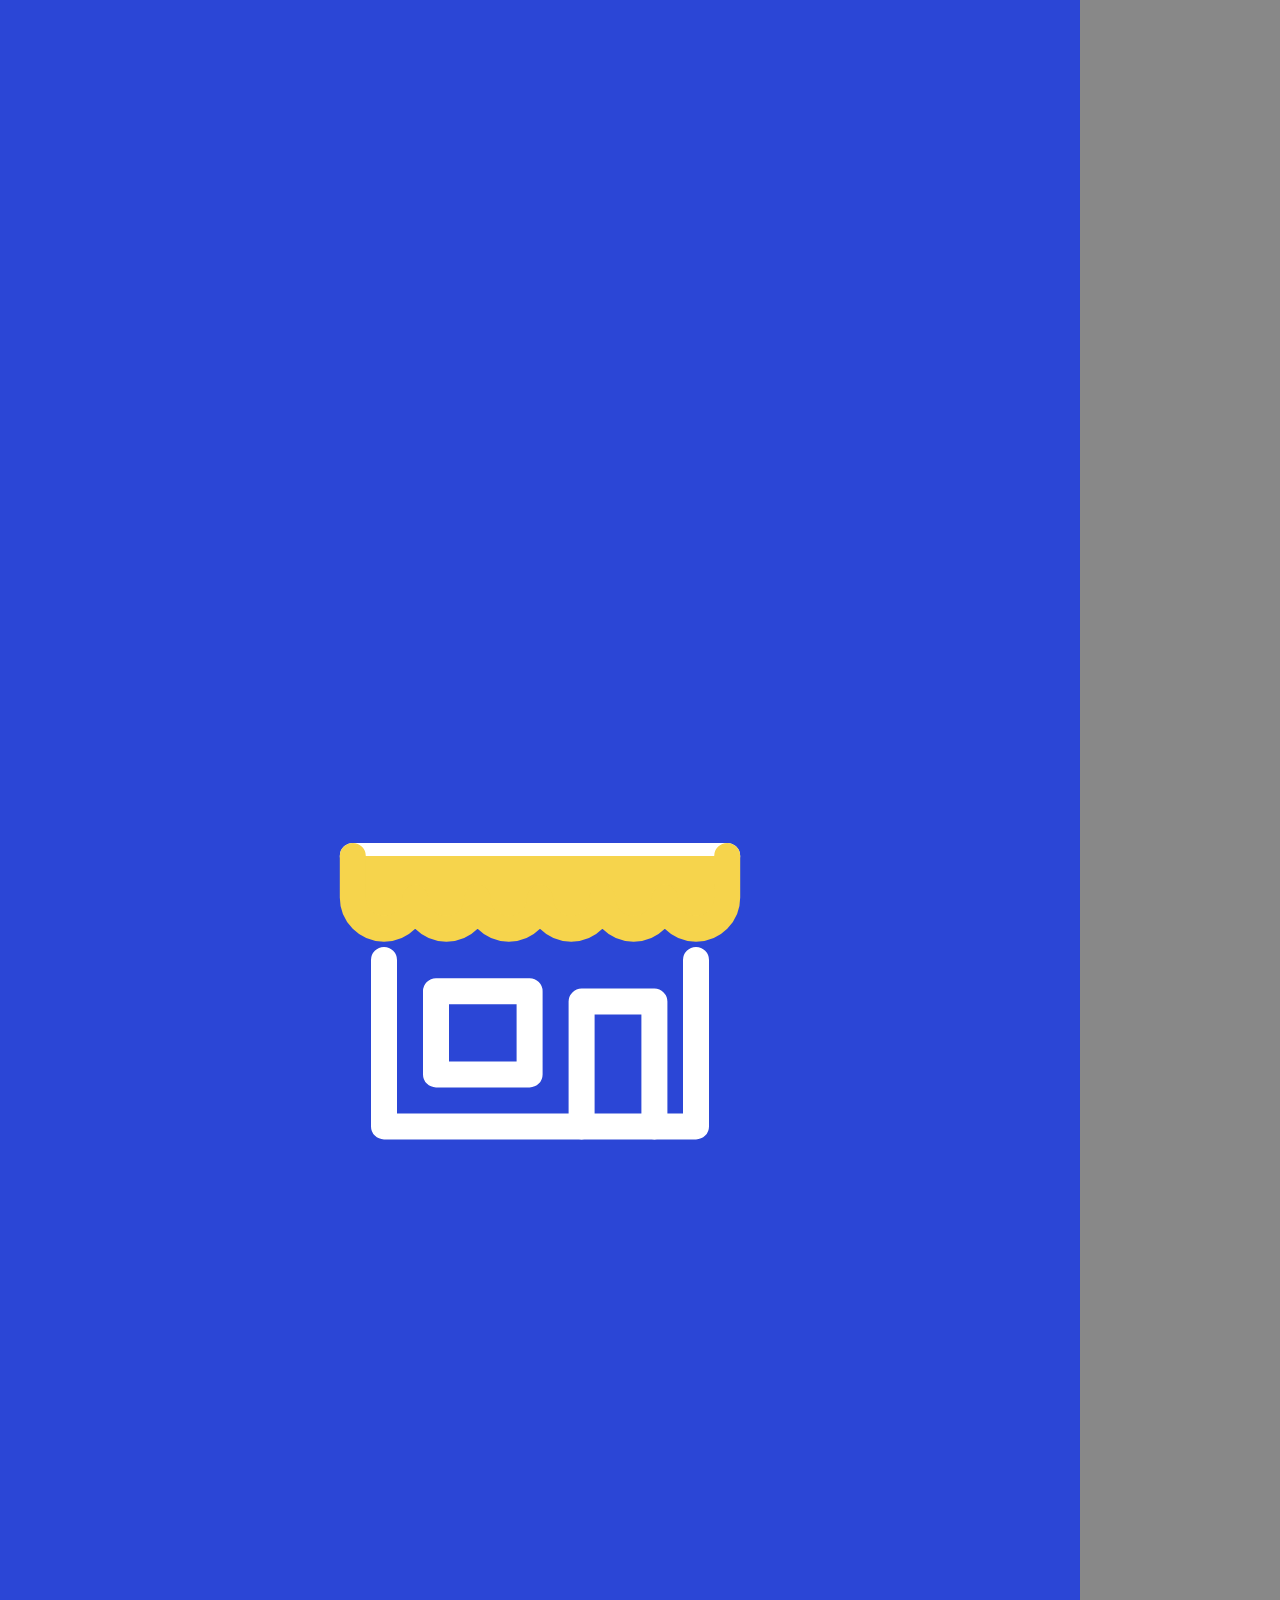
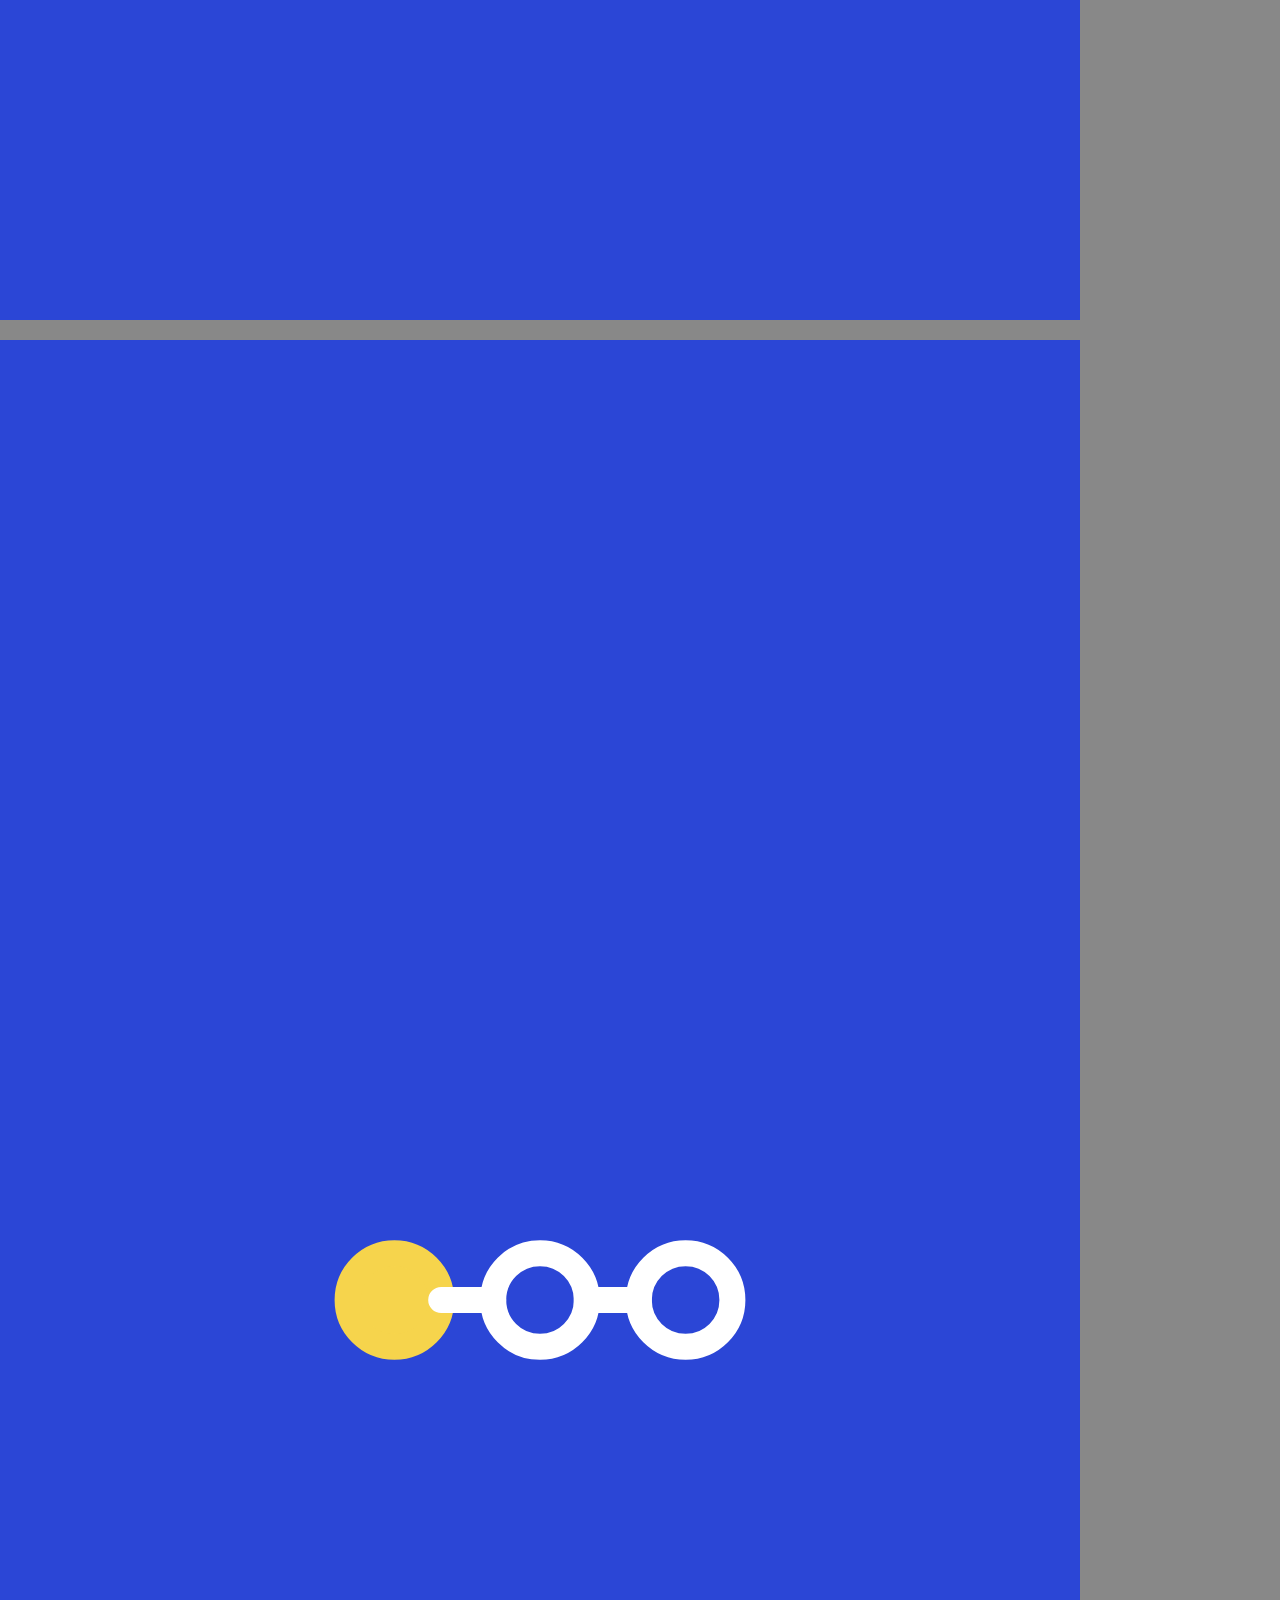
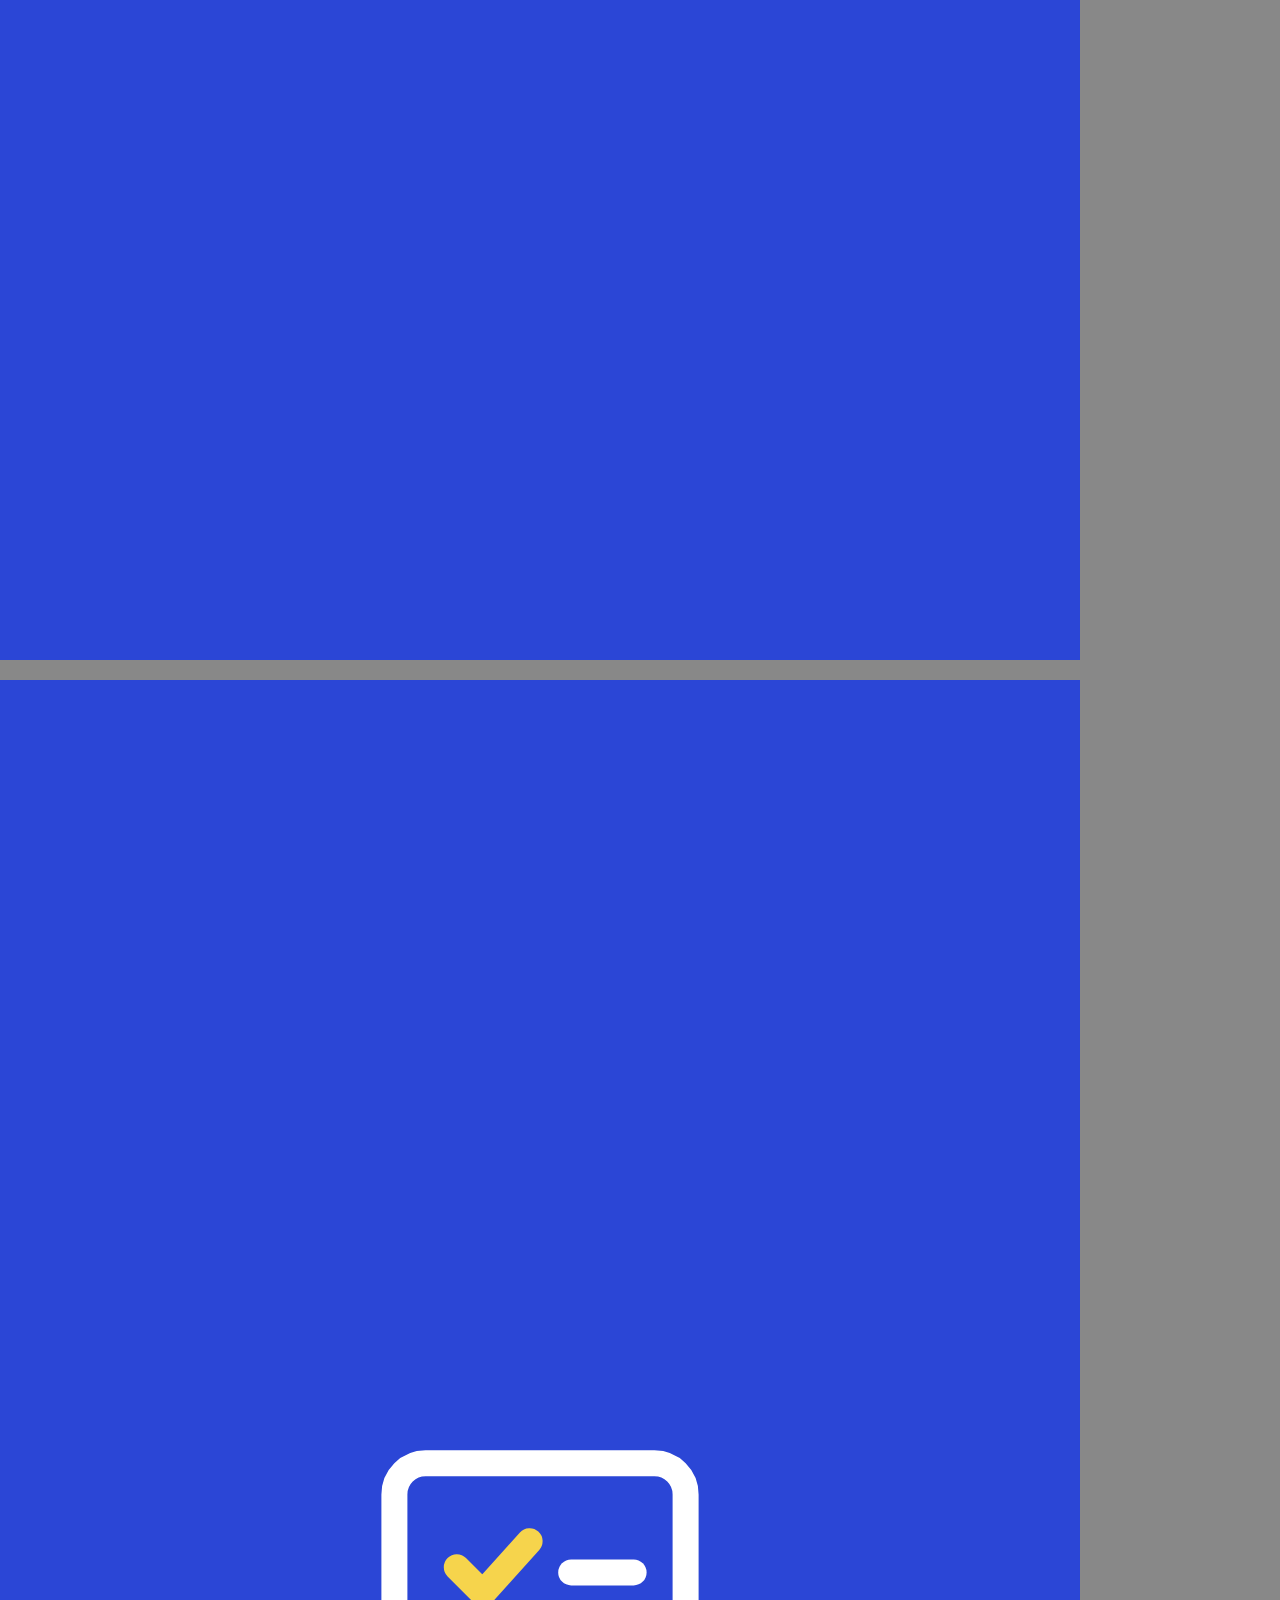
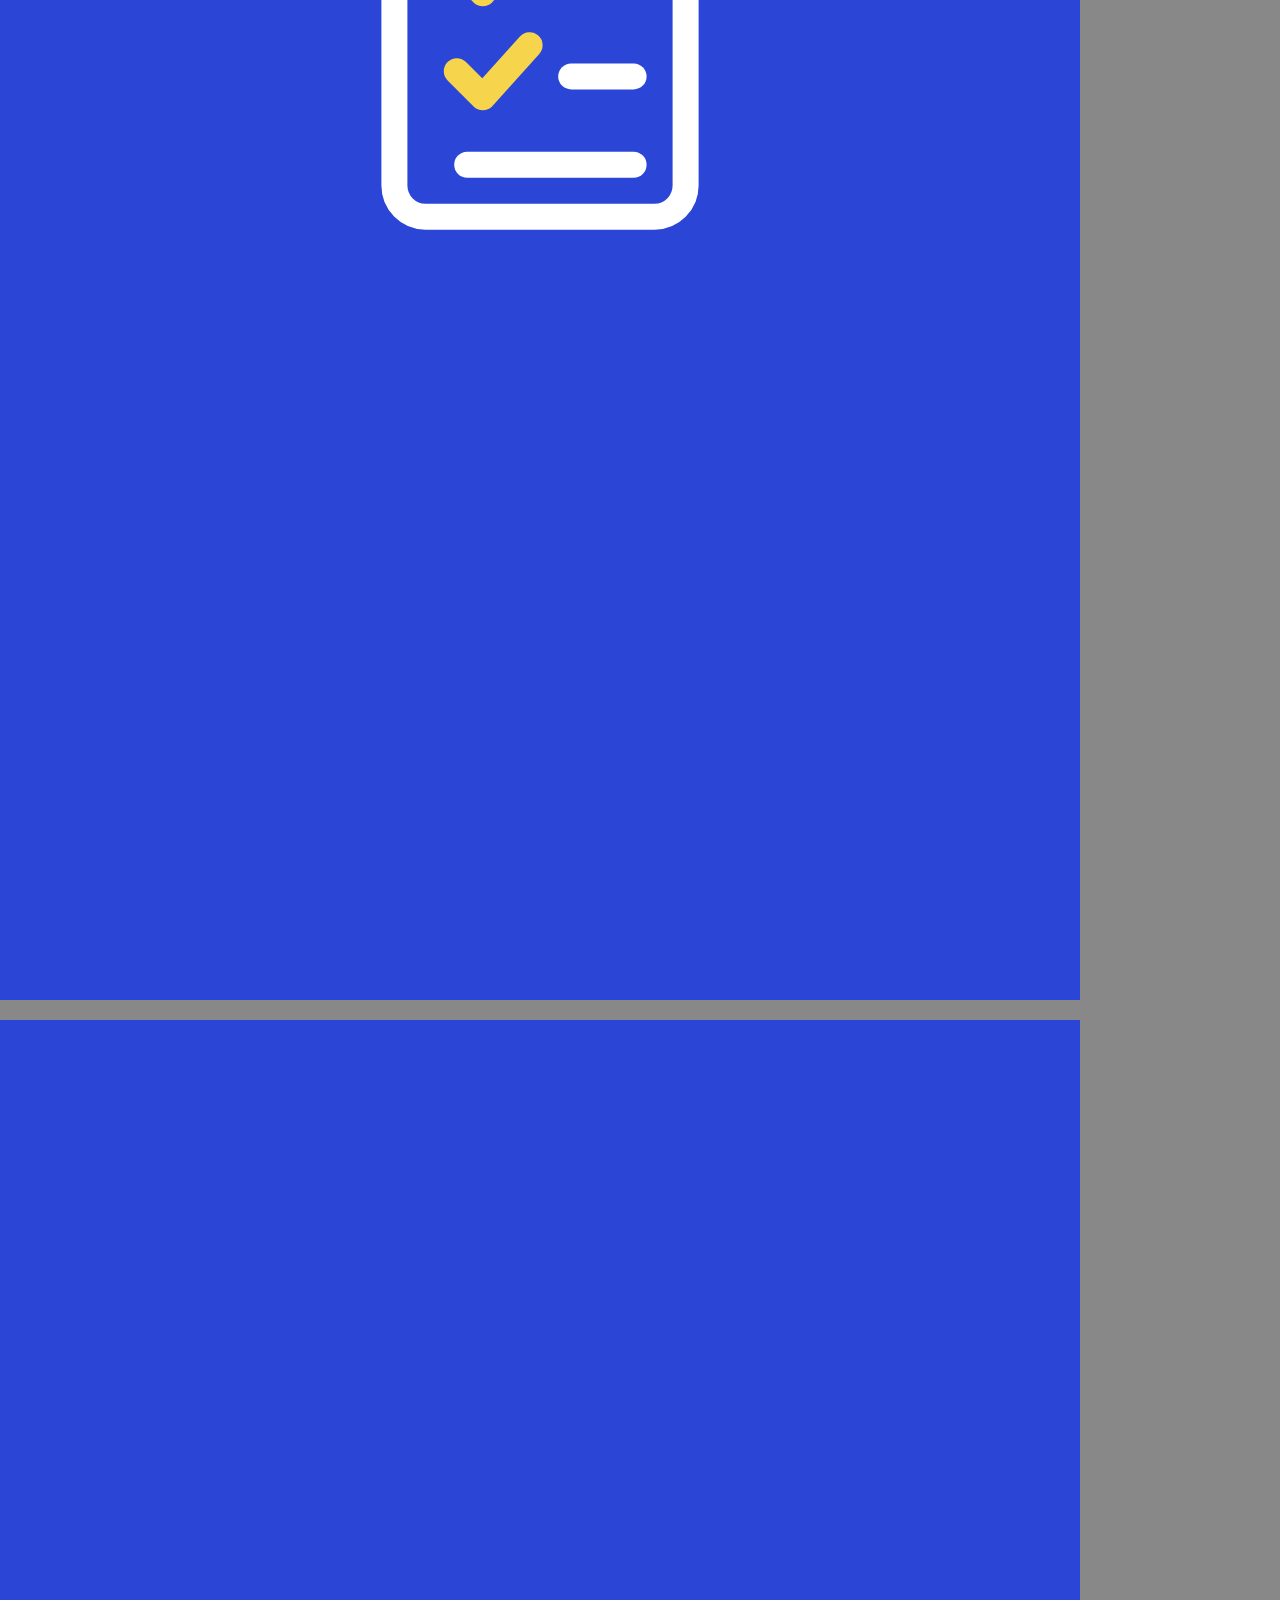
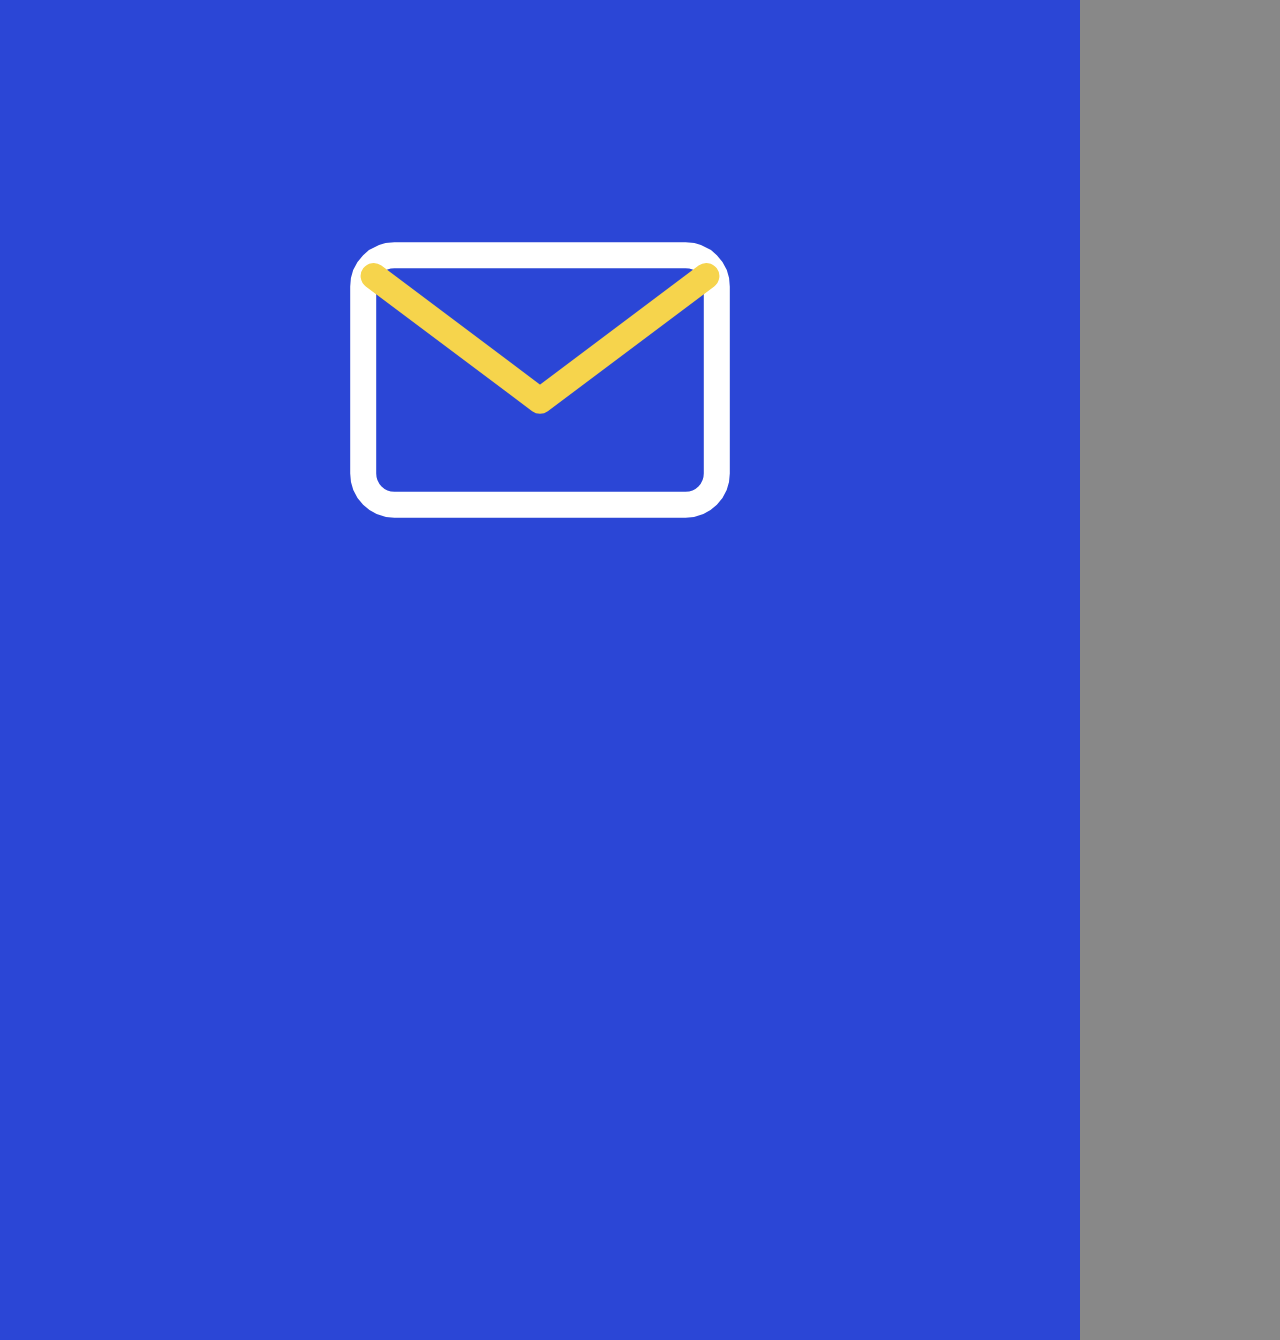
<file: social/vorlagen/highlights.html>
<!doctype html>
<html lang="de"><head><meta charset="utf-8"><title>Highlight-Cover</title>
<style>
body{margin:0;display:flex;flex-wrap:wrap;gap:20px;background:#888}
.c{width:1080px;height:1920px;background:#2B46D6;display:grid;place-items:center}
.c svg{width:520px;height:520px}
</style></head><body>
<!-- Weiße Linien-Icons auf Kobaltblau, gelber Akzent. Instagram zeigt nur den runden Mittelteil. -->
<div class="c" id="konzepte"><svg viewBox="0 0 100 100" fill="none" stroke="#fff" stroke-width="5" stroke-linecap="round" stroke-linejoin="round">
  <path d="M14 30h72"/><path d="M14 30v8a6 6 0 0 0 12 0a6 6 0 0 0 12 0a6 6 0 0 0 12 0a6 6 0 0 0 12 0a6 6 0 0 0 12 0a6 6 0 0 0 12 0v-8" fill="#F6D44C" stroke="#F6D44C"/>
  <path d="M20 50v32h60V50"/><rect x="30" y="56" width="18" height="16"/><path d="M58 82V58h14v24"/></svg></div>
<div class="c" id="ablauf"><svg viewBox="0 0 100 100" fill="none" stroke="#fff" stroke-width="5" stroke-linecap="round" stroke-linejoin="round">
  <circle cx="22" cy="50" r="9" fill="#F6D44C" stroke="#F6D44C"/><circle cx="50" cy="50" r="9"/><circle cx="78" cy="50" r="9"/><path d="M31 50h10M59 50h10"/></svg></div>
<div class="c" id="tipps"><svg viewBox="0 0 100 100" fill="none" stroke="#fff" stroke-width="5" stroke-linecap="round" stroke-linejoin="round">
  <rect x="22" y="16" width="56" height="68" rx="6"/><path d="M34 36l5 5 9-10" stroke="#F6D44C"/><path d="M56 37h12"/><path d="M34 56l5 5 9-10" stroke="#F6D44C"/><path d="M56 57h12"/><path d="M36 74h32"/></svg></div>
<div class="c" id="kontakt"><svg viewBox="0 0 100 100" fill="none" stroke="#fff" stroke-width="5" stroke-linecap="round" stroke-linejoin="round">
  <rect x="16" y="26" width="68" height="48" rx="6"/><path d="M18 30l32 24 32-24" stroke="#F6D44C"/></svg></div>
</body></html>
</file>
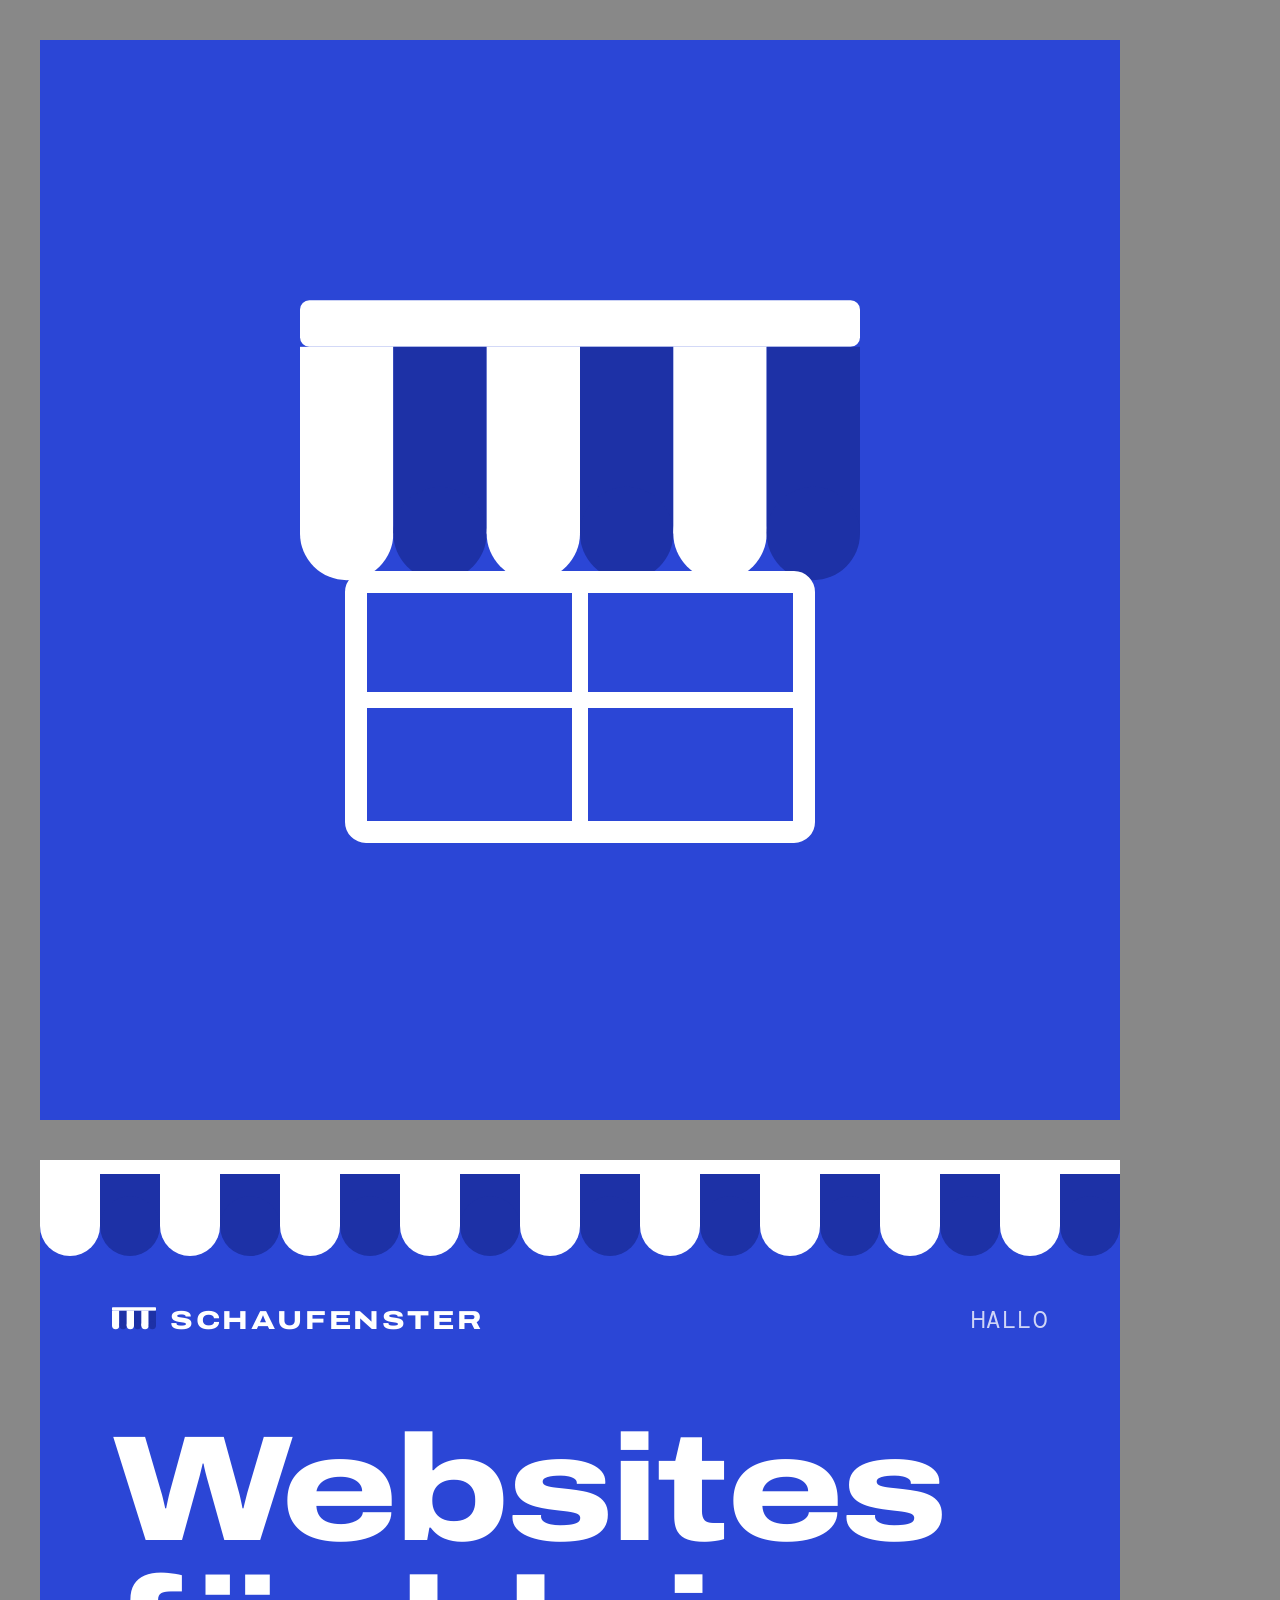
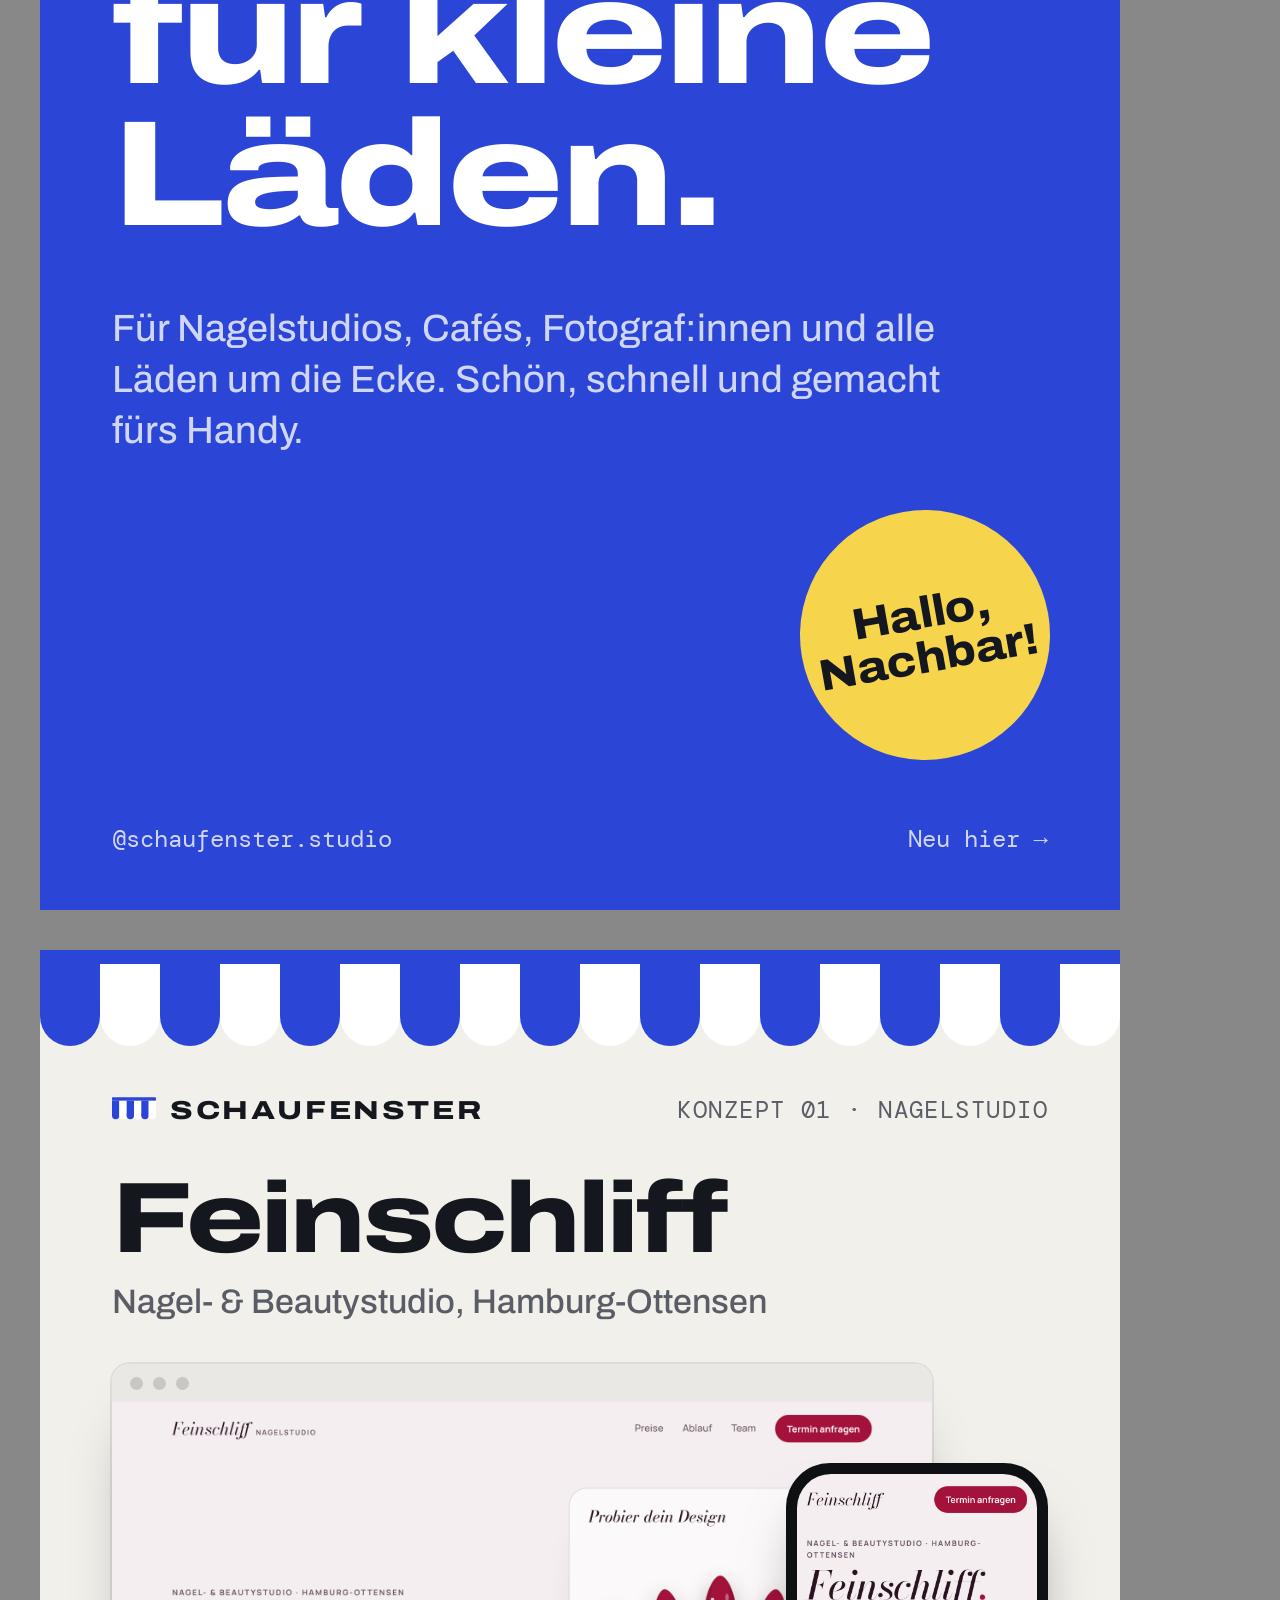
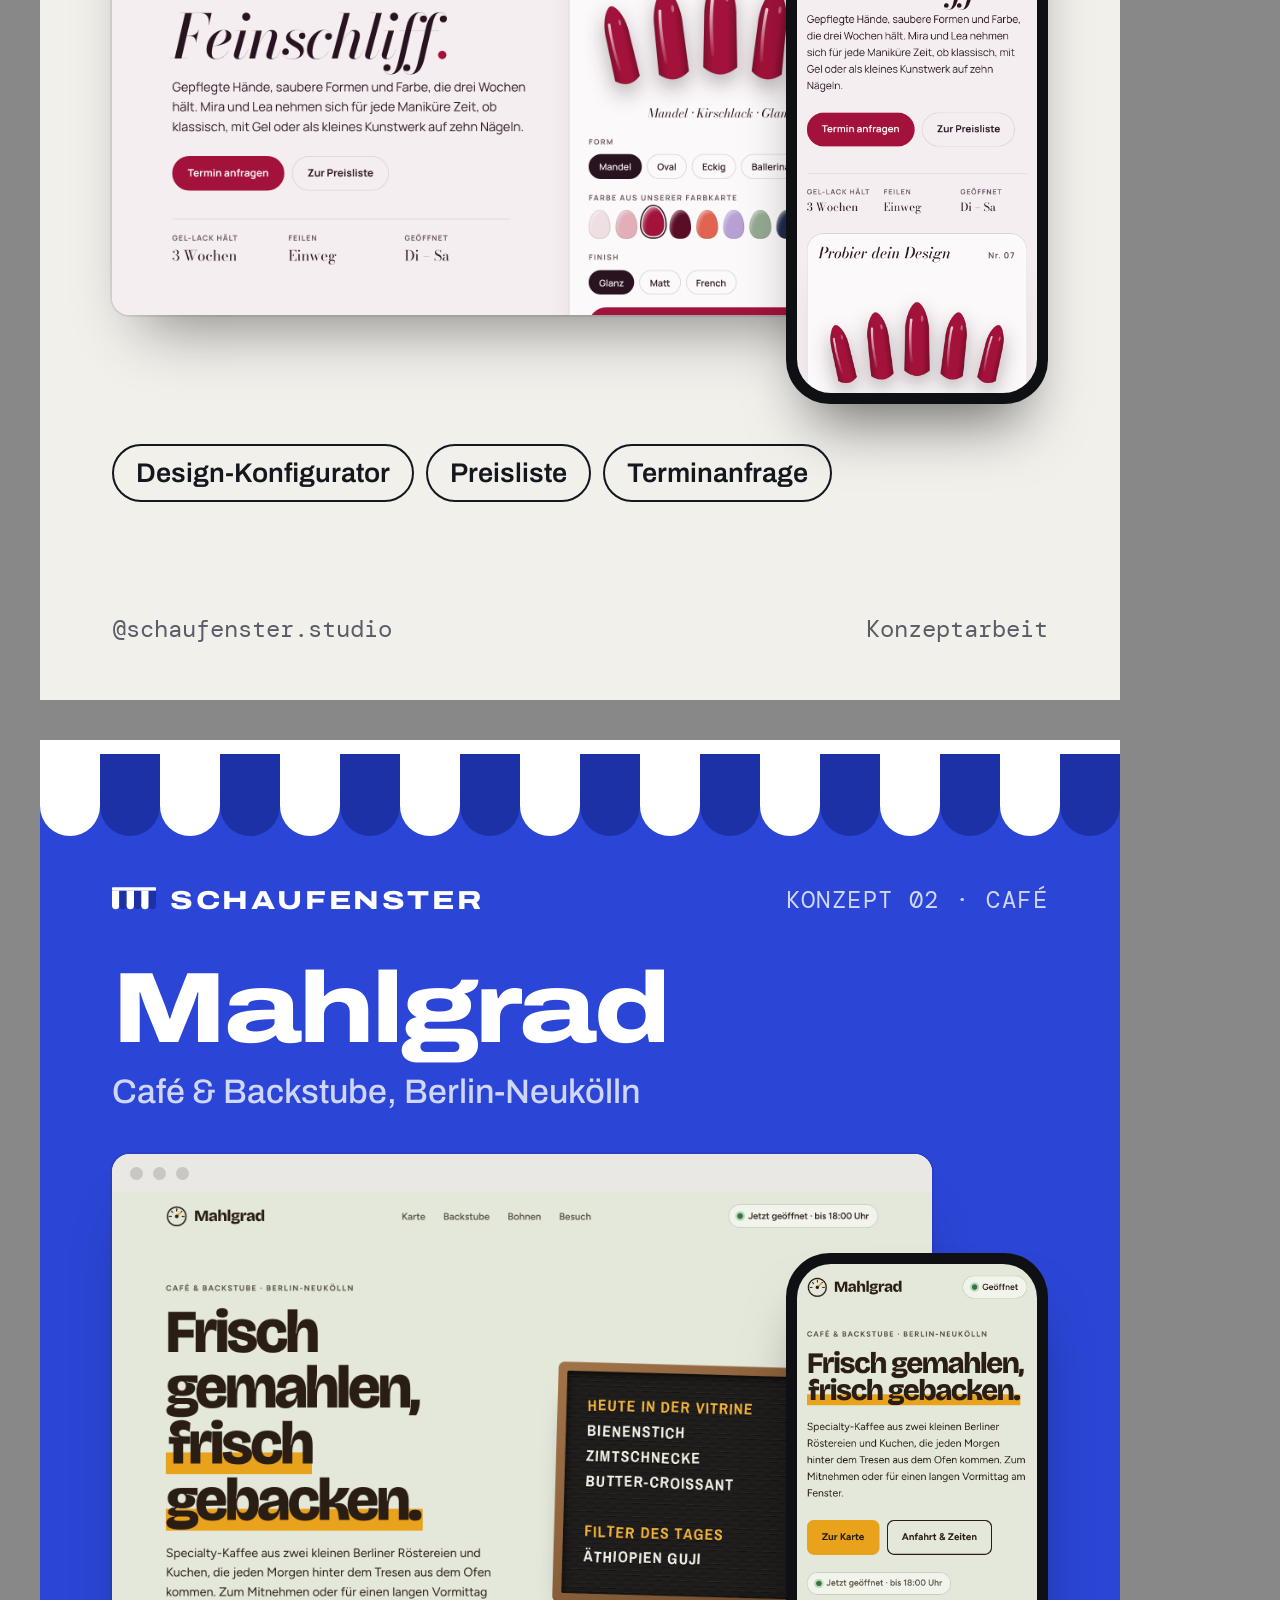
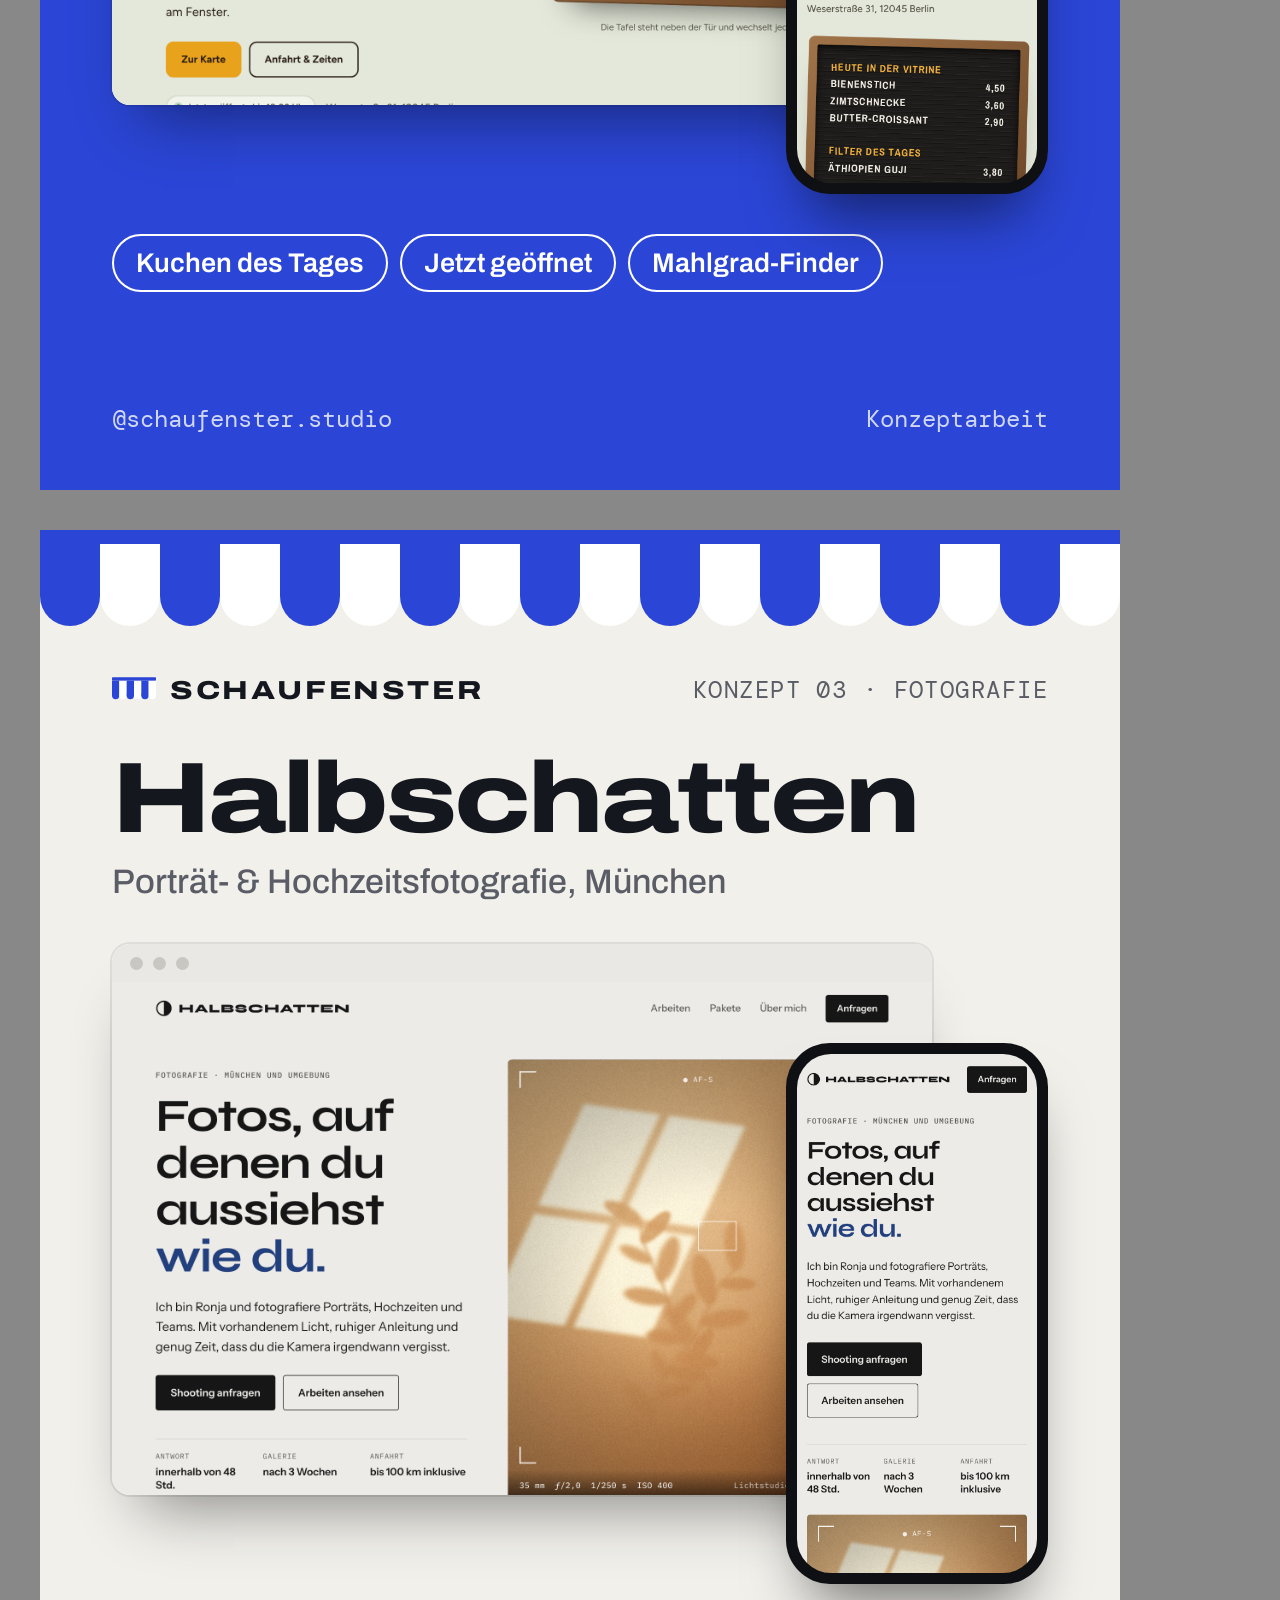
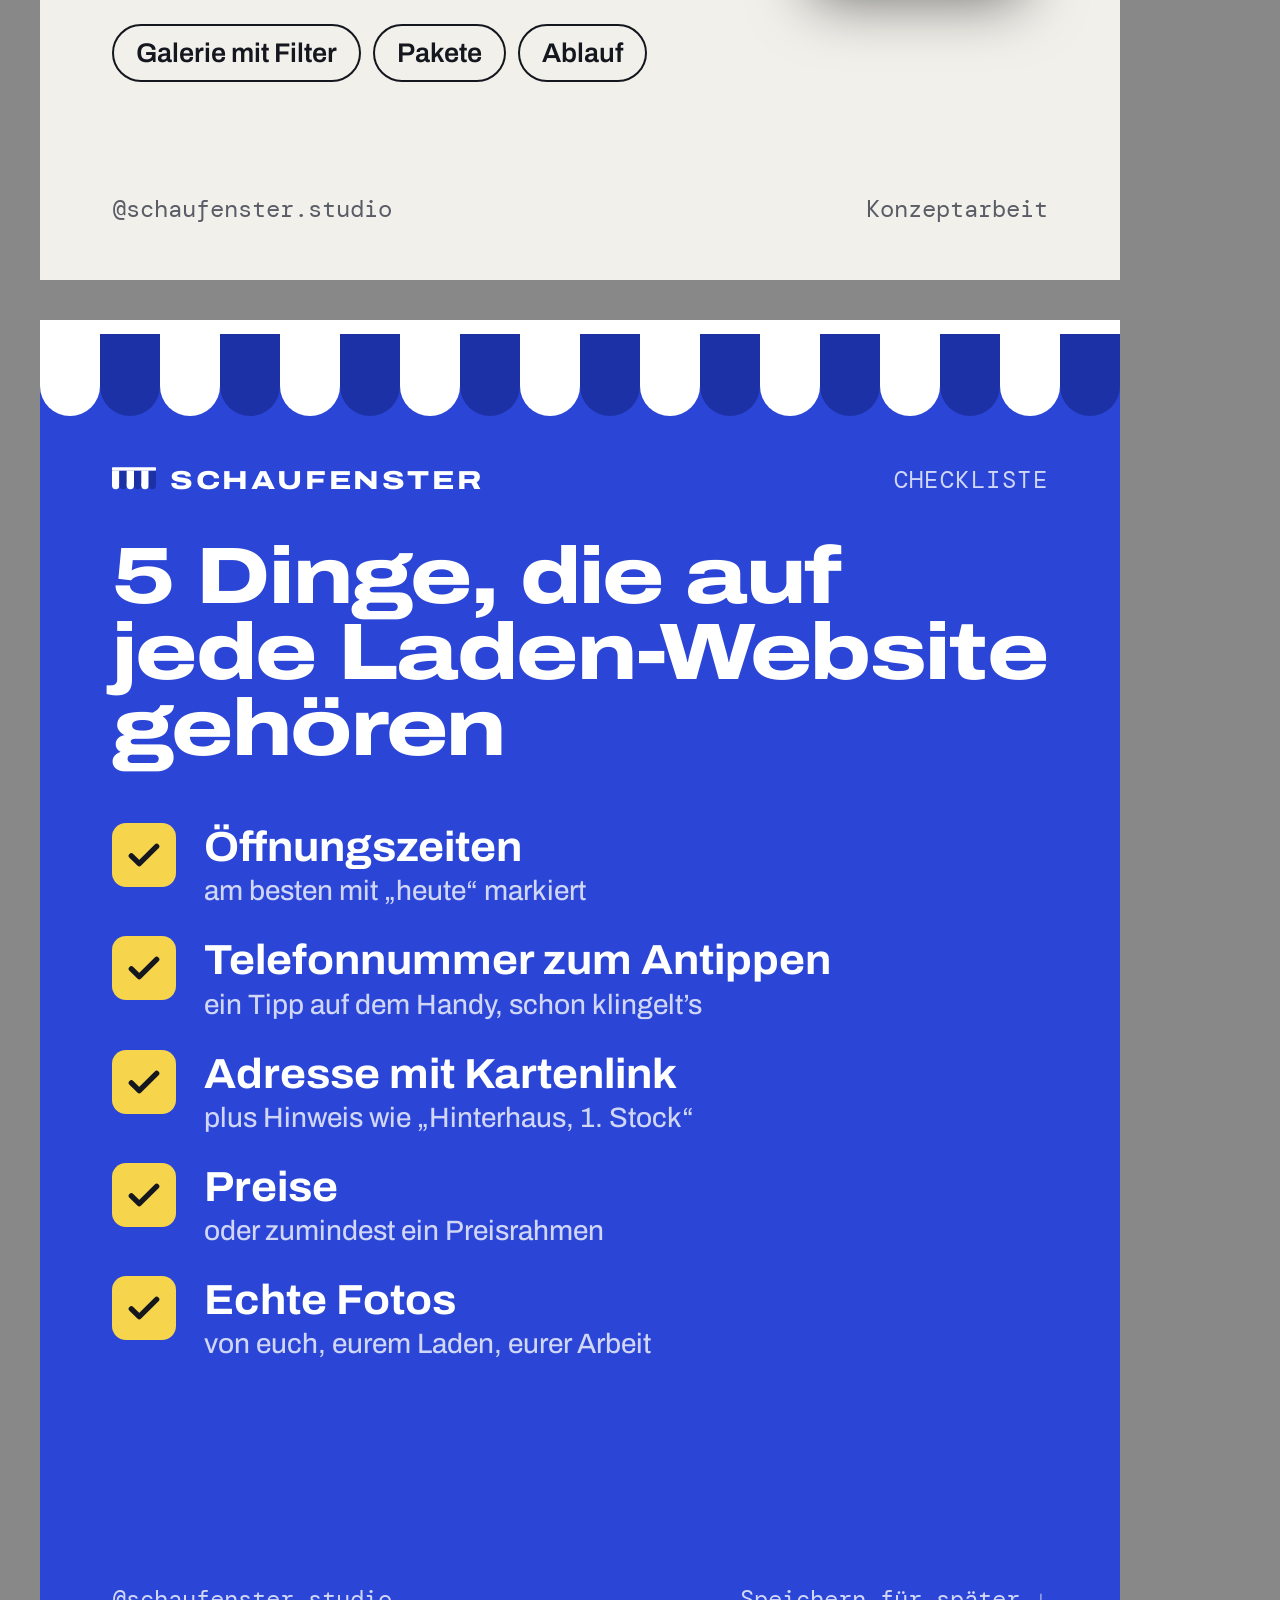
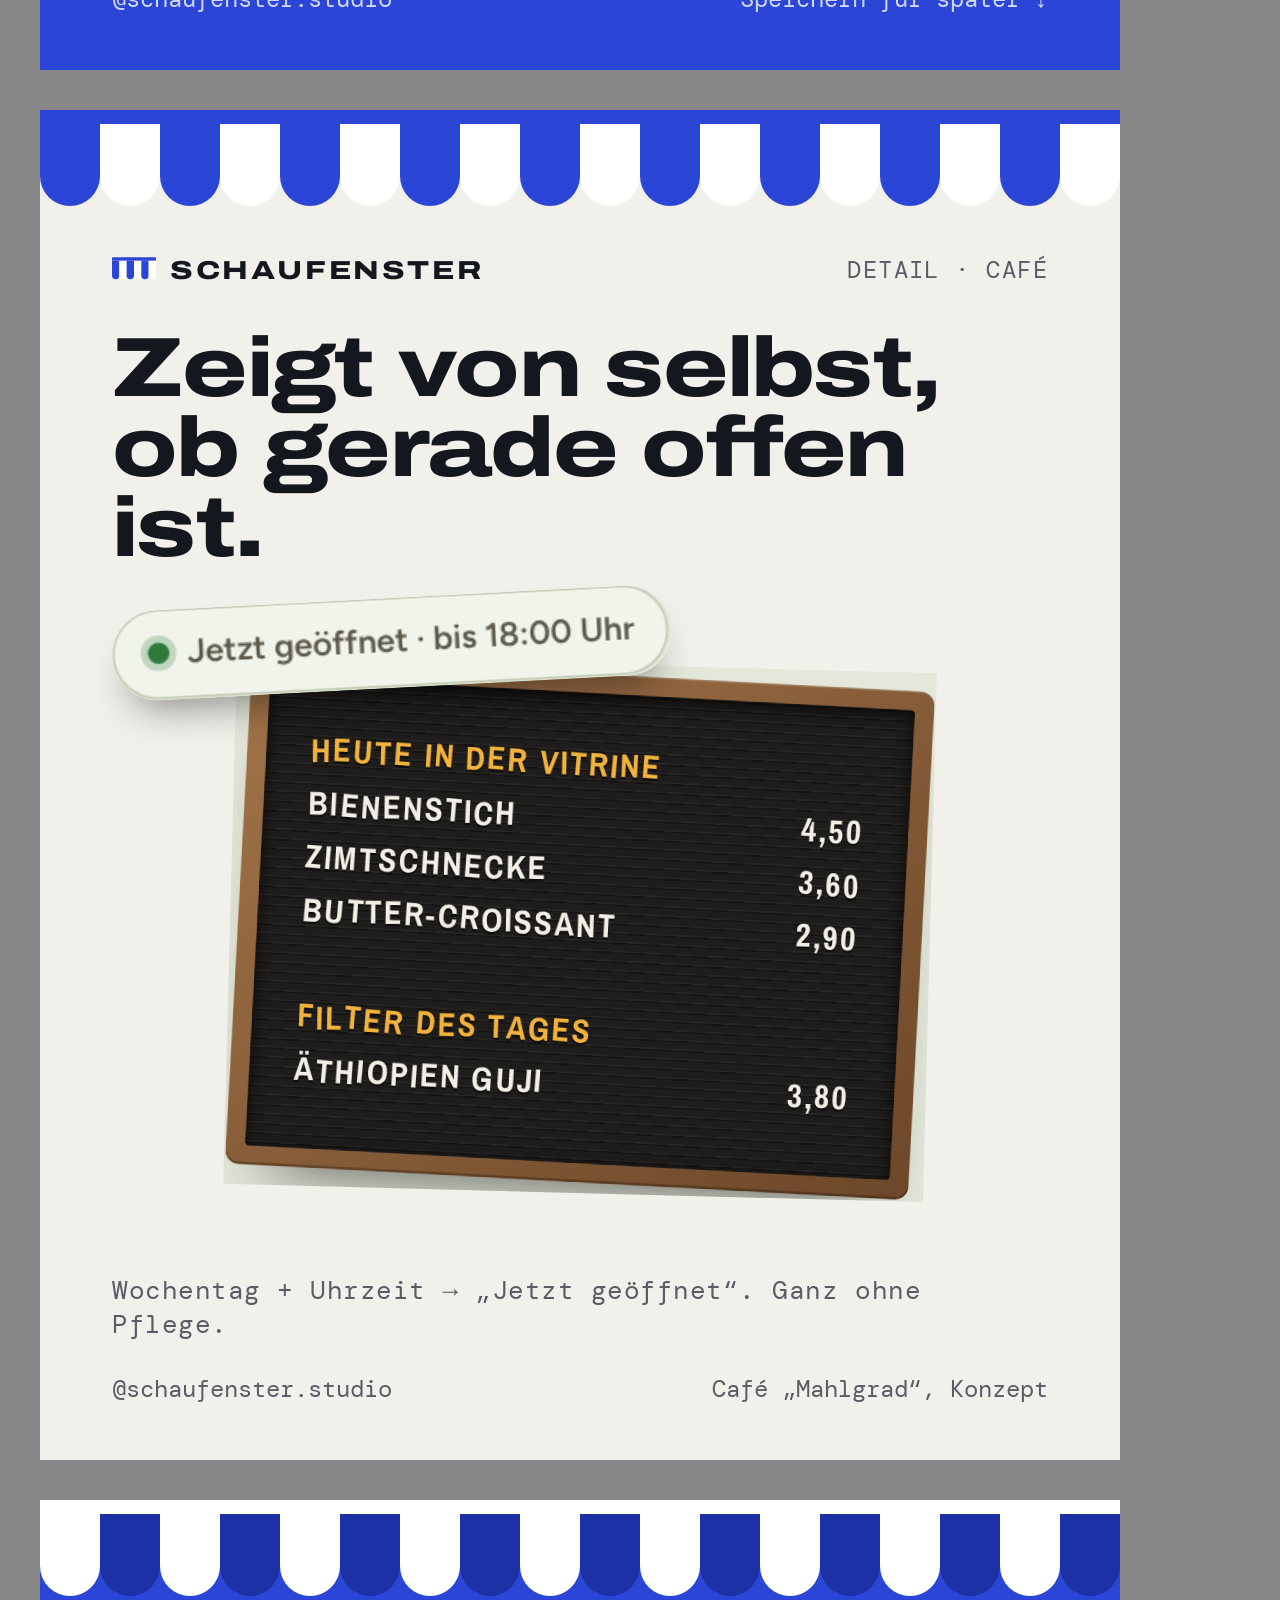
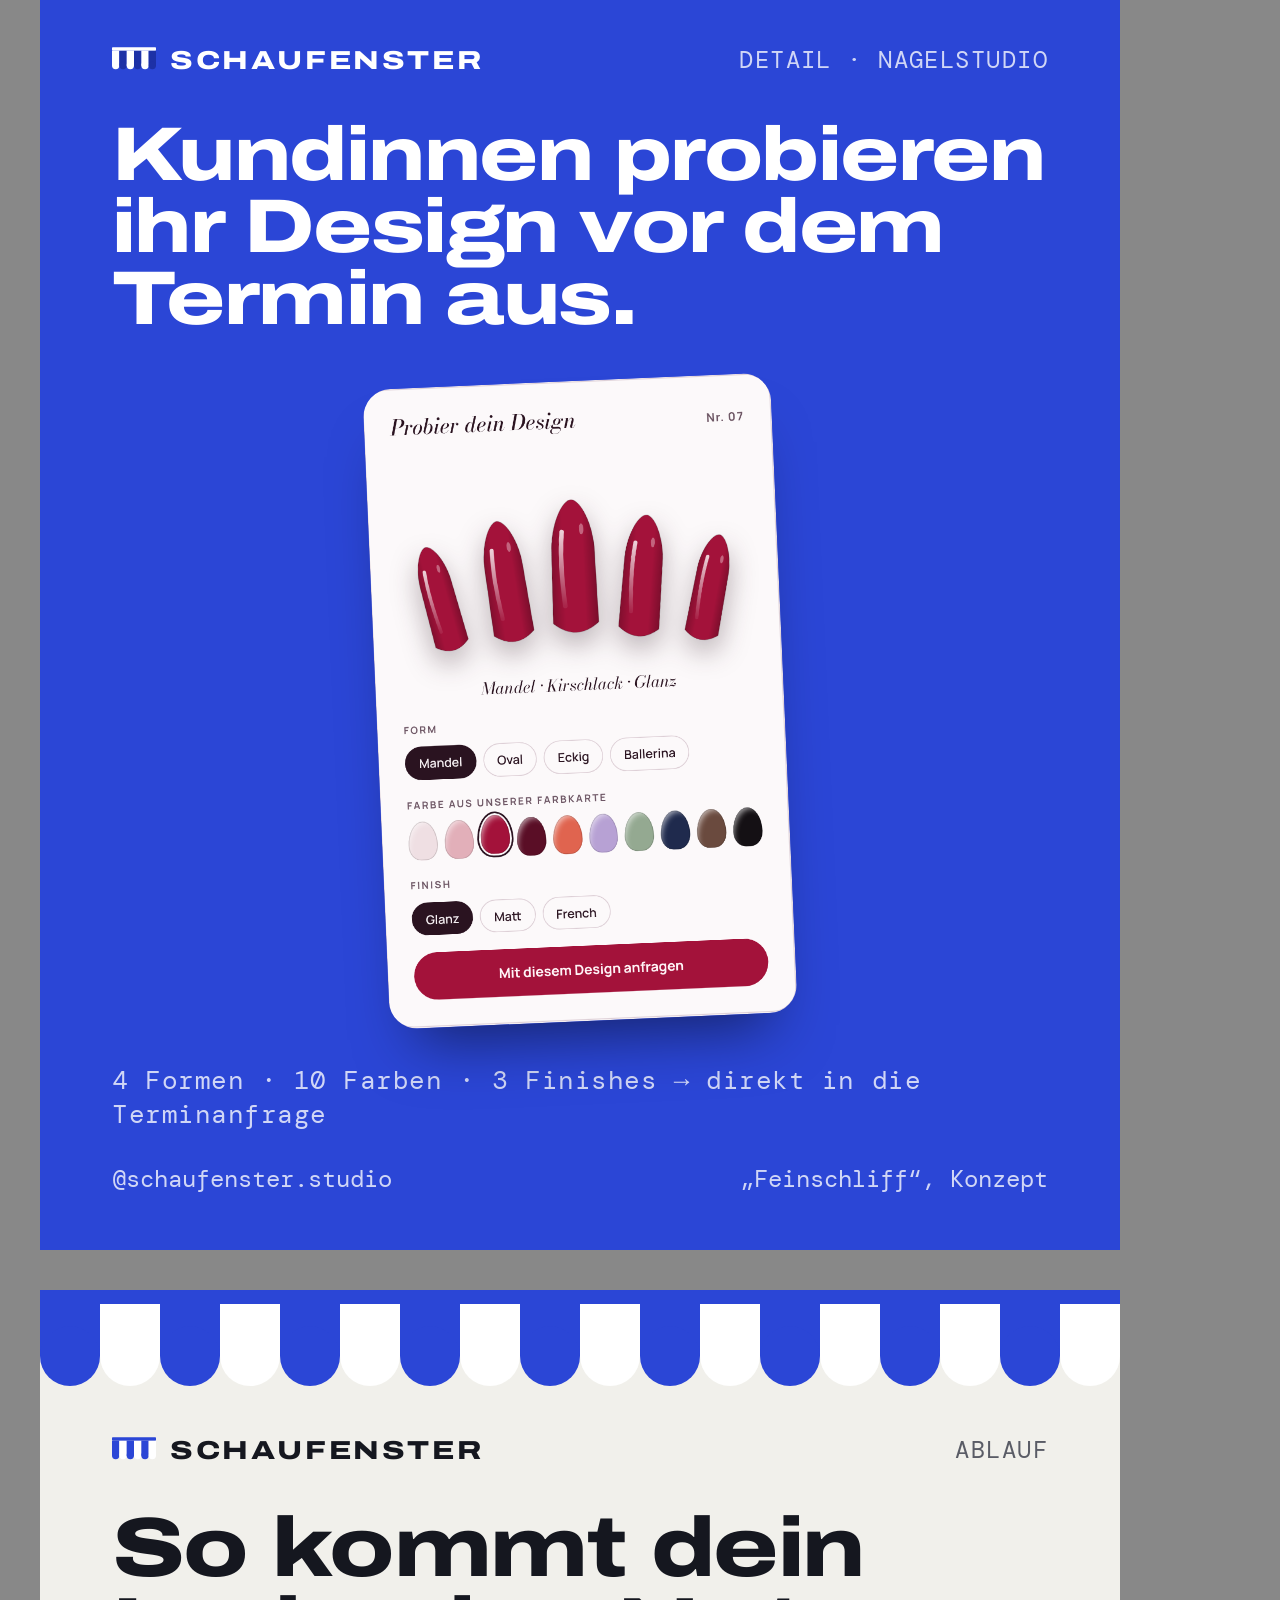
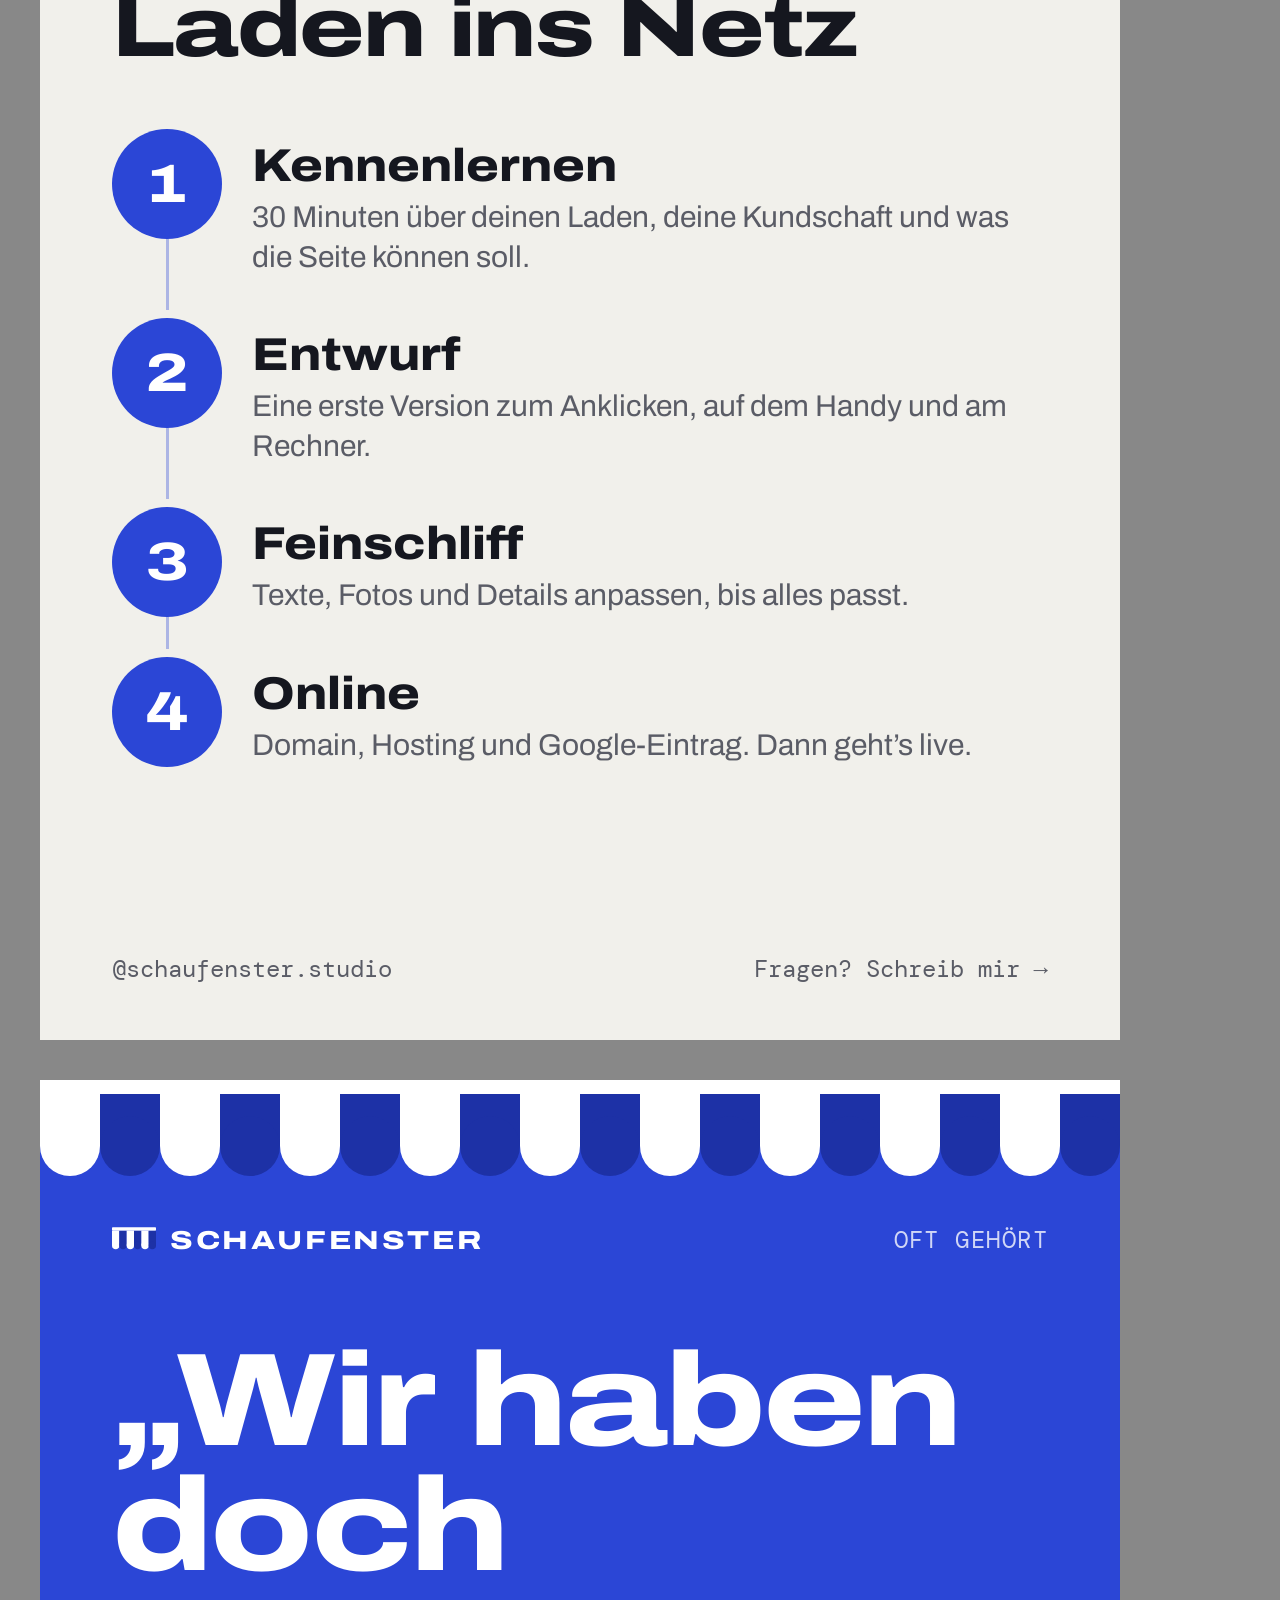
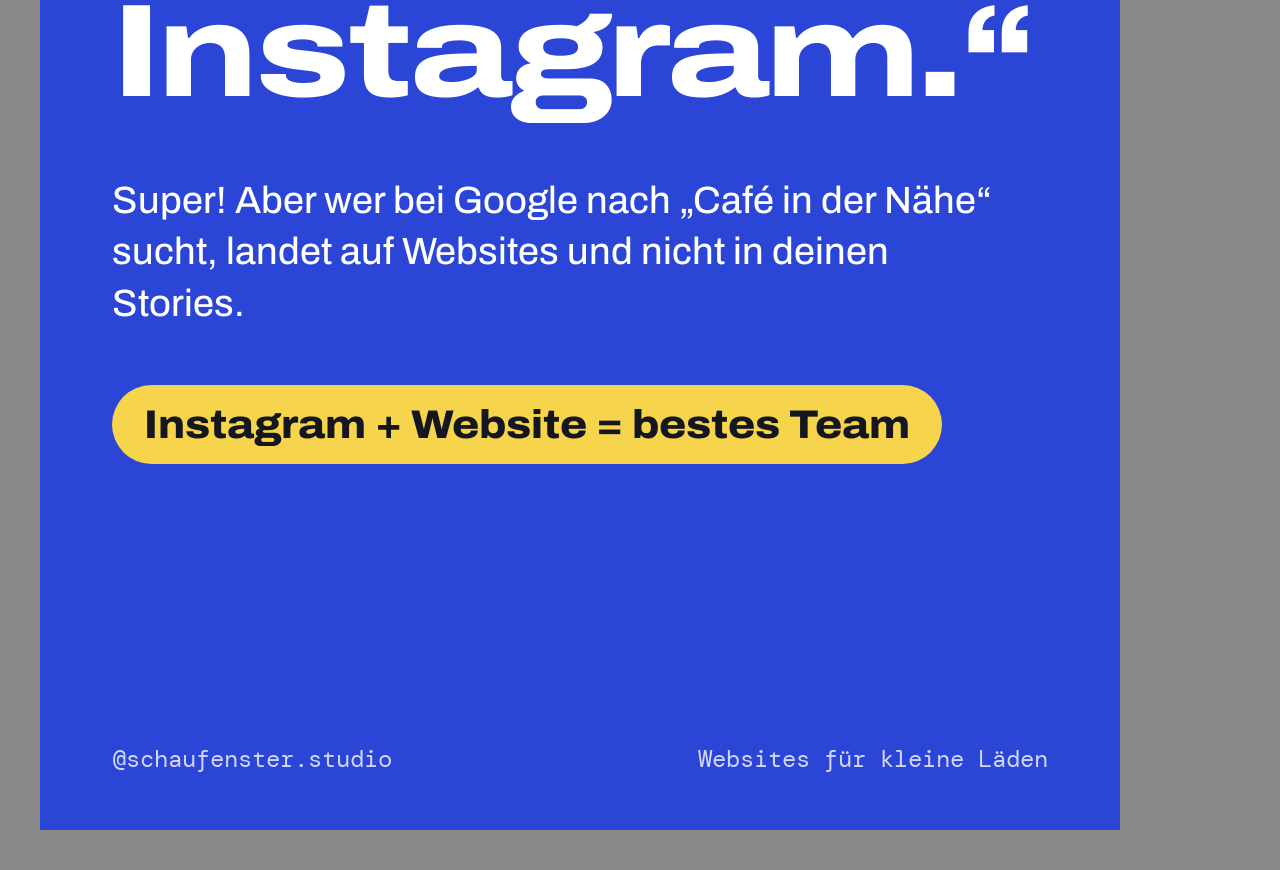
<file: social/vorlagen/posts.html>
<!doctype html>
<html lang="de">
<head>
<meta charset="utf-8">
<title>Schaufenster Beitragsvorlagen</title>
<link rel="preconnect" href="https://fonts.googleapis.com">
<link rel="preconnect" href="https://fonts.gstatic.com" crossorigin>
<link rel="stylesheet" href="https://fonts.googleapis.com/css2?family=Archivo:wdth,wght@62..125,100..900&family=DM+Mono:wght@400;500&display=swap">
<style>
/* Vorlagen für Instagram-Beiträge (1080 × 1350) und Profilbild (1080 × 1080).
   Markenzeichen: gestreifte Ladenmarkise oben an jedem Beitrag. Blau und Papier im Wechsel. */
:root{
  --cobalt:#2B46D6;
  --cobalt-deep:#1D31A6;
  --paper:#F1F0EB;
  --ink:#15171F;
  --white:#FFFFFF;
  --sun:#F6D44C;
  --muted-on-paper:#5A5C66;
  --display:"Archivo","Arial Black",sans-serif;
  --mono:"DM Mono",ui-monospace,Menlo,monospace;
}
*{box-sizing:border-box}
body{margin:0;background:#888;display:flex;flex-wrap:wrap;gap:40px;padding:40px;font-family:var(--display)}
.post{width:1080px;height:1350px;position:relative;overflow:hidden;display:grid;grid-template-rows:auto auto 1fr auto;font-variation-settings:"wdth" 100}
.avatar{width:1080px;height:1080px;position:relative;overflow:hidden;background:var(--cobalt);display:grid;place-items:center}
.blue{background:var(--cobalt);color:var(--white);--stripe:var(--white);--stripe-alt:var(--cobalt-deep);--soft:rgb(255 255 255 / .78)}
.paper{background:var(--paper);color:var(--ink);--stripe:var(--cobalt);--stripe-alt:var(--white);--soft:var(--muted-on-paper)}
.awning{display:block;width:1080px;height:96px}
.ph{display:flex;justify-content:space-between;align-items:center;padding:48px 72px 0}
.logo{display:flex;align-items:center;gap:14px;font-weight:800;font-size:26px;letter-spacing:.1em;font-variation-settings:"wdth" 125}
.logo svg{width:44px;height:26px}
.tag{font-family:var(--mono);font-size:24px;letter-spacing:.06em;text-transform:uppercase;color:var(--soft)}
.body{padding:44px 72px 0;display:flex;flex-direction:column;min-height:0}
.pf{display:flex;justify-content:space-between;align-items:center;padding:0 72px 56px;font-family:var(--mono);font-size:24px;color:var(--soft)}
.xl{font-weight:800;font-variation-settings:"wdth" 125;letter-spacing:-.02em;line-height:.95;margin:0}
.lead{font-size:38px;line-height:1.35;font-weight:450;margin:0;color:var(--soft)}
.sticker{position:absolute;display:grid;place-items:center;text-align:center;border-radius:50%;background:var(--sun);color:var(--ink);font-weight:800;font-variation-settings:"wdth" 110;line-height:1}

/* Fallstudien */
.title{font-weight:800;font-variation-settings:"wdth" 125;font-size:100px;letter-spacing:-.03em;line-height:1;margin:0}
.sub{font-size:34px;margin:14px 0 0;color:var(--soft);font-weight:500}
.mock{position:relative;height:640px;margin-top:44px}
.browser{position:absolute;left:0;top:0;width:820px;border-radius:18px;overflow:hidden;background:#FFFFFF;box-shadow:0 40px 60px -30px rgb(0 0 0 / .45),0 0 0 2px rgb(0 0 0 / .08)}
.browser .bar{height:38px;background:#E9E8E4;display:flex;align-items:center;gap:10px;padding-left:18px}
.browser .bar i{width:13px;height:13px;border-radius:50%;background:#C9C7C1}
.browser img{display:block;width:100%}
.phone{position:absolute;right:0;bottom:0;width:262px;padding:11px;border-radius:44px;background:#0F1014;box-shadow:0 40px 60px -24px rgb(0 0 0 / .55)}
.phone img{display:block;width:100%;border-radius:34px}
.chips{display:flex;flex-wrap:wrap;gap:12px;margin-top:40px}
.chips span{font-size:27px;font-weight:600;padding:12px 22px;border-radius:999px;border:2.5px solid currentColor}
.concept{font-family:var(--mono);font-size:22px;color:var(--soft);margin-top:auto;padding-bottom:28px}

/* Checkliste */
.checks{list-style:none;margin:56px 0 0;padding:0;display:grid;gap:30px}
.checks li{display:grid;grid-template-columns:64px 1fr;gap:28px;align-items:start}
.box{width:64px;height:64px;border-radius:14px;background:var(--sun);display:grid;place-items:center}
.box svg{width:38px;height:38px}
.checks b{display:block;font-size:42px;font-weight:700;line-height:1.15;font-variation-settings:"wdth" 105}
.checks small{display:block;font-size:28px;color:var(--soft);margin-top:4px;font-weight:450}

/* Ablauf */
.steps{list-style:none;margin:60px 0 0;padding:0;display:grid;gap:0;position:relative}
.steps li{display:grid;grid-template-columns:110px 1fr;gap:30px;padding-bottom:40px;position:relative}
.steps li:not(:last-child)::before{content:"";position:absolute;left:54px;top:100px;bottom:8px;width:3px;background:var(--cobalt);opacity:.35}
.num{width:110px;height:110px;border-radius:50%;background:var(--cobalt);color:var(--white);display:grid;place-items:center;font-size:54px;font-weight:800;font-variation-settings:"wdth" 125}
.steps b{display:block;font-size:46px;font-weight:800;font-variation-settings:"wdth" 115;margin-top:12px}
.steps li > div > span{display:block;font-size:30px;line-height:1.35;color:var(--soft);margin-top:6px}

/* Details */
.shot-wrap{position:relative;flex:1;display:grid;place-items:center;min-height:0}
.note{font-family:var(--mono);font-size:26px;letter-spacing:.02em}
</style>
</head>
<body>

<svg width="0" height="0" style="position:absolute" aria-hidden="true">
  <defs>
    <!-- Markise: 18 Streifen à 60 px, Bogenkante unten -->
    <symbol id="awning" viewBox="0 0 1080 96">
      <rect x="0" y="0" width="1080" height="14" style="fill:var(--stripe)"/>
      <g id="stripes"></g>
    </symbol>
    <symbol id="mini-awning" viewBox="0 0 120 70">
      <rect x="0" y="0" width="120" height="10" rx="2" style="fill:var(--stripe)"/>
      <rect x="0" y="10" width="20" height="40" style="fill:var(--stripe)"/><circle cx="10" cy="50" r="10" style="fill:var(--stripe)"/>
      <rect x="20" y="10" width="20" height="40" style="fill:var(--stripe-alt)"/><circle cx="30" cy="50" r="10" style="fill:var(--stripe-alt)"/>
      <rect x="40" y="10" width="20" height="40" style="fill:var(--stripe)"/><circle cx="50" cy="50" r="10" style="fill:var(--stripe)"/>
      <rect x="60" y="10" width="20" height="40" style="fill:var(--stripe-alt)"/><circle cx="70" cy="50" r="10" style="fill:var(--stripe-alt)"/>
      <rect x="80" y="10" width="20" height="40" style="fill:var(--stripe)"/><circle cx="90" cy="50" r="10" style="fill:var(--stripe)"/>
      <rect x="100" y="10" width="20" height="40" style="fill:var(--stripe-alt)"/><circle cx="110" cy="50" r="10" style="fill:var(--stripe-alt)"/>
    </symbol>
    <symbol id="check" viewBox="0 0 24 24"><path d="M4 12.5l5 5L20 6.5" fill="none" stroke="#15171F" stroke-width="3.4" stroke-linecap="round" stroke-linejoin="round"/></symbol>
  </defs>
</svg>

<!-- Profilbild -->
<div class="avatar blue" id="avatar">
  <svg viewBox="0 0 640 560" width="640" height="560" aria-hidden="true">
    <use href="#mini-awning" x="40" y="0" width="560" height="327"/>
    <rect x="96" y="282" width="448" height="250" rx="10" fill="none" stroke="#FFFFFF" stroke-width="22"/>
    <line x1="320" y1="282" x2="320" y2="532" stroke="#FFFFFF" stroke-width="16"/>
    <line x1="96" y1="400" x2="544" y2="400" stroke="#FFFFFF" stroke-width="16"/>
  </svg>
</div>

<!-- 1 · Hallo (blau) -->
<section class="post blue" id="p1">
  <svg class="awning"><use href="#awning"/></svg>
  <header class="ph"><span class="logo"><svg><use href="#mini-awning"/></svg>SCHAUFENSTER</span><span class="tag">Hallo</span></header>
  <div class="body">
    <h1 class="xl" style="font-size:150px;margin-top:40px">Websites für kleine Läden.</h1>
    <p class="lead" style="margin-top:56px;max-width:860px">Für Nagelstudios, Cafés, Fotograf:innen und alle Läden um die Ecke. Schön, schnell und gemacht fürs Handy.</p>
  </div>
  <footer class="pf"><span>@schaufenster.studio</span><span>Neu hier →</span></footer>
  <div class="sticker" style="width:250px;height:250px;right:70px;bottom:150px;font-size:44px;transform:rotate(-10deg)">Hallo,<br>Nachbar!</div>
</section>

<!-- 2 · Konzept Nagelstudio (Papier) -->
<section class="post paper" id="p2">
  <svg class="awning"><use href="#awning"/></svg>
  <header class="ph"><span class="logo"><svg><use href="#mini-awning"/></svg>SCHAUFENSTER</span><span class="tag">Konzept 01 · Nagelstudio</span></header>
  <div class="body">
    <h2 class="title">Feinschliff</h2>
    <p class="sub">Nagel- &amp; Beautystudio, Hamburg-Ottensen</p>
    <div class="mock">
      <div class="browser"><div class="bar"><i></i><i></i><i></i></div><img src="screens/feinschliff-desktop.png" alt=""></div>
      <div class="phone"><img src="screens/feinschliff-mobile.png" alt=""></div>
    </div>
    <div class="chips"><span>Design-Konfigurator</span><span>Preisliste</span><span>Terminanfrage</span></div>
  </div>
  <footer class="pf"><span>@schaufenster.studio</span><span>Konzeptarbeit</span></footer>
</section>

<!-- 3 · Konzept Café (blau) -->
<section class="post blue" id="p3">
  <svg class="awning"><use href="#awning"/></svg>
  <header class="ph"><span class="logo"><svg><use href="#mini-awning"/></svg>SCHAUFENSTER</span><span class="tag">Konzept 02 · Café</span></header>
  <div class="body">
    <h2 class="title">Mahlgrad</h2>
    <p class="sub">Café &amp; Backstube, Berlin-Neukölln</p>
    <div class="mock">
      <div class="browser"><div class="bar"><i></i><i></i><i></i></div><img src="screens/mahlgrad-desktop.png" alt=""></div>
      <div class="phone"><img src="screens/mahlgrad-mobile.png" alt=""></div>
    </div>
    <div class="chips"><span>Kuchen des Tages</span><span>Jetzt geöffnet</span><span>Mahlgrad-Finder</span></div>
  </div>
  <footer class="pf"><span>@schaufenster.studio</span><span>Konzeptarbeit</span></footer>
</section>

<!-- 4 · Konzept Fotografin (Papier) -->
<section class="post paper" id="p4">
  <svg class="awning"><use href="#awning"/></svg>
  <header class="ph"><span class="logo"><svg><use href="#mini-awning"/></svg>SCHAUFENSTER</span><span class="tag">Konzept 03 · Fotografie</span></header>
  <div class="body">
    <h2 class="title">Halbschatten</h2>
    <p class="sub">Porträt- &amp; Hochzeitsfotografie, München</p>
    <div class="mock">
      <div class="browser"><div class="bar"><i></i><i></i><i></i></div><img src="screens/halbschatten-desktop.png" alt=""></div>
      <div class="phone"><img src="screens/halbschatten-mobile.png" alt=""></div>
    </div>
    <div class="chips"><span>Galerie mit Filter</span><span>Pakete</span><span>Ablauf</span></div>
  </div>
  <footer class="pf"><span>@schaufenster.studio</span><span>Konzeptarbeit</span></footer>
</section>

<!-- 5 · Checkliste (blau) -->
<section class="post blue" id="p5">
  <svg class="awning"><use href="#awning"/></svg>
  <header class="ph"><span class="logo"><svg><use href="#mini-awning"/></svg>SCHAUFENSTER</span><span class="tag">Checkliste</span></header>
  <div class="body">
    <h2 class="xl" style="font-size:80px">5 Dinge, die auf jede Laden-Website gehören</h2>
    <ul class="checks">
      <li><span class="box"><svg><use href="#check"/></svg></span><div><b>Öffnungszeiten</b><small>am besten mit „heute“ markiert</small></div></li>
      <li><span class="box"><svg><use href="#check"/></svg></span><div><b>Telefonnummer zum Antippen</b><small>ein Tipp auf dem Handy, schon klingelt’s</small></div></li>
      <li><span class="box"><svg><use href="#check"/></svg></span><div><b>Adresse mit Kartenlink</b><small>plus Hinweis wie „Hinterhaus, 1. Stock“</small></div></li>
      <li><span class="box"><svg><use href="#check"/></svg></span><div><b>Preise</b><small>oder zumindest ein Preisrahmen</small></div></li>
      <li><span class="box"><svg><use href="#check"/></svg></span><div><b>Echte Fotos</b><small>von euch, eurem Laden, eurer Arbeit</small></div></li>
    </ul>
  </div>
  <footer class="pf"><span>@schaufenster.studio</span><span>Speichern für später ↓</span></footer>
</section>

<!-- 6 · Detail Café (Papier) -->
<section class="post paper" id="p6">
  <svg class="awning"><use href="#awning"/></svg>
  <header class="ph"><span class="logo"><svg><use href="#mini-awning"/></svg>SCHAUFENSTER</span><span class="tag">Detail · Café</span></header>
  <div class="body">
    <h2 class="xl" style="font-size:84px">Zeigt von selbst, ob gerade offen ist.</h2>
    <div class="shot-wrap">
      <img src="screens/mahlgrad-board.png" alt="" style="width:700px;transform:rotate(1.5deg);margin-top:40px">
      <img src="screens/mahlgrad-status.png" alt="" style="position:absolute;left:0;top:30px;width:560px;transform:rotate(-3deg);border-radius:999px;box-shadow:0 24px 40px -18px rgb(0 0 0 / .45)">
    </div>
    <p class="note" style="margin:24px 0 32px;color:var(--soft)">Wochentag + Uhrzeit → „Jetzt geöffnet“. Ganz ohne Pflege.</p>
  </div>
  <footer class="pf"><span>@schaufenster.studio</span><span>Café „Mahlgrad“, Konzept</span></footer>
</section>

<!-- 7 · Detail Nagelstudio (blau) -->
<section class="post blue" id="p7">
  <svg class="awning"><use href="#awning"/></svg>
  <header class="ph"><span class="logo"><svg><use href="#mini-awning"/></svg>SCHAUFENSTER</span><span class="tag">Detail · Nagelstudio</span></header>
  <div class="body">
    <h2 class="xl" style="font-size:76px">Kundinnen probieren ihr Design vor dem Termin aus.</h2>
    <div class="shot-wrap">
      <img src="screens/feinschliff-studio.png" alt="" style="height:640px;width:auto;margin-top:24px;transform:rotate(-2.5deg);border-radius:28px;box-shadow:0 40px 60px -28px rgb(0 0 0 / .5)">
    </div>
    <p class="note" style="margin:20px 0 32px;color:var(--soft)">4 Formen · 10 Farben · 3 Finishes → direkt in die Terminanfrage</p>
  </div>
  <footer class="pf"><span>@schaufenster.studio</span><span>„Feinschliff“, Konzept</span></footer>
</section>

<!-- 8 · Ablauf (Papier) -->
<section class="post paper" id="p8">
  <svg class="awning"><use href="#awning"/></svg>
  <header class="ph"><span class="logo"><svg><use href="#mini-awning"/></svg>SCHAUFENSTER</span><span class="tag">Ablauf</span></header>
  <div class="body">
    <h2 class="xl" style="font-size:84px">So kommt dein Laden ins Netz</h2>
    <ol class="steps">
      <li><span class="num">1</span><div><b>Kennenlernen</b><span>30 Minuten über deinen Laden, deine Kundschaft und was die Seite können soll.</span></div></li>
      <li><span class="num">2</span><div><b>Entwurf</b><span>Eine erste Version zum Anklicken, auf dem Handy und am Rechner.</span></div></li>
      <li><span class="num">3</span><div><b>Feinschliff</b><span>Texte, Fotos und Details anpassen, bis alles passt.</span></div></li>
      <li><span class="num">4</span><div><b>Online</b><span>Domain, Hosting und Google-Eintrag. Dann geht’s live.</span></div></li>
    </ol>
  </div>
  <footer class="pf"><span>@schaufenster.studio</span><span>Fragen? Schreib mir →</span></footer>
</section>

<!-- 9 · Mythos (blau) -->
<section class="post blue" id="p9">
  <svg class="awning"><use href="#awning"/></svg>
  <header class="ph"><span class="logo"><svg><use href="#mini-awning"/></svg>SCHAUFENSTER</span><span class="tag">Oft gehört</span></header>
  <div class="body">
    <h2 class="xl" style="font-size:132px;margin-top:40px">„Wir haben doch Instagram.“</h2>
    <p class="lead" style="margin-top:60px;max-width:900px;color:var(--white)">Super! Aber wer bei Google nach „Café in der Nähe“ sucht, landet auf Websites und nicht in deinen Stories.</p>
    <p style="margin-top:56px"><span style="display:inline-block;background:var(--sun);color:var(--ink);font-size:40px;font-weight:800;padding:18px 32px;border-radius:999px;font-variation-settings:'wdth' 110">Instagram + Website = bestes Team</span></p>
  </div>
  <footer class="pf"><span>@schaufenster.studio</span><span>Websites für kleine Läden</span></footer>
</section>

<script>
  // Streifen der großen Markise erzeugen
  const g = document.getElementById("stripes");
  let s = "";
  for (let i = 0; i < 18; i++) {
    const v = i % 2 ? "var(--stripe-alt)" : "var(--stripe)";
    s += `<rect x="${i * 60}" y="14" width="60" height="52" style="fill:${v}"/><circle cx="${i * 60 + 30}" cy="66" r="30" style="fill:${v}"/>`;
  }
  g.innerHTML = s;
</script>
</body>
</html>
</file>
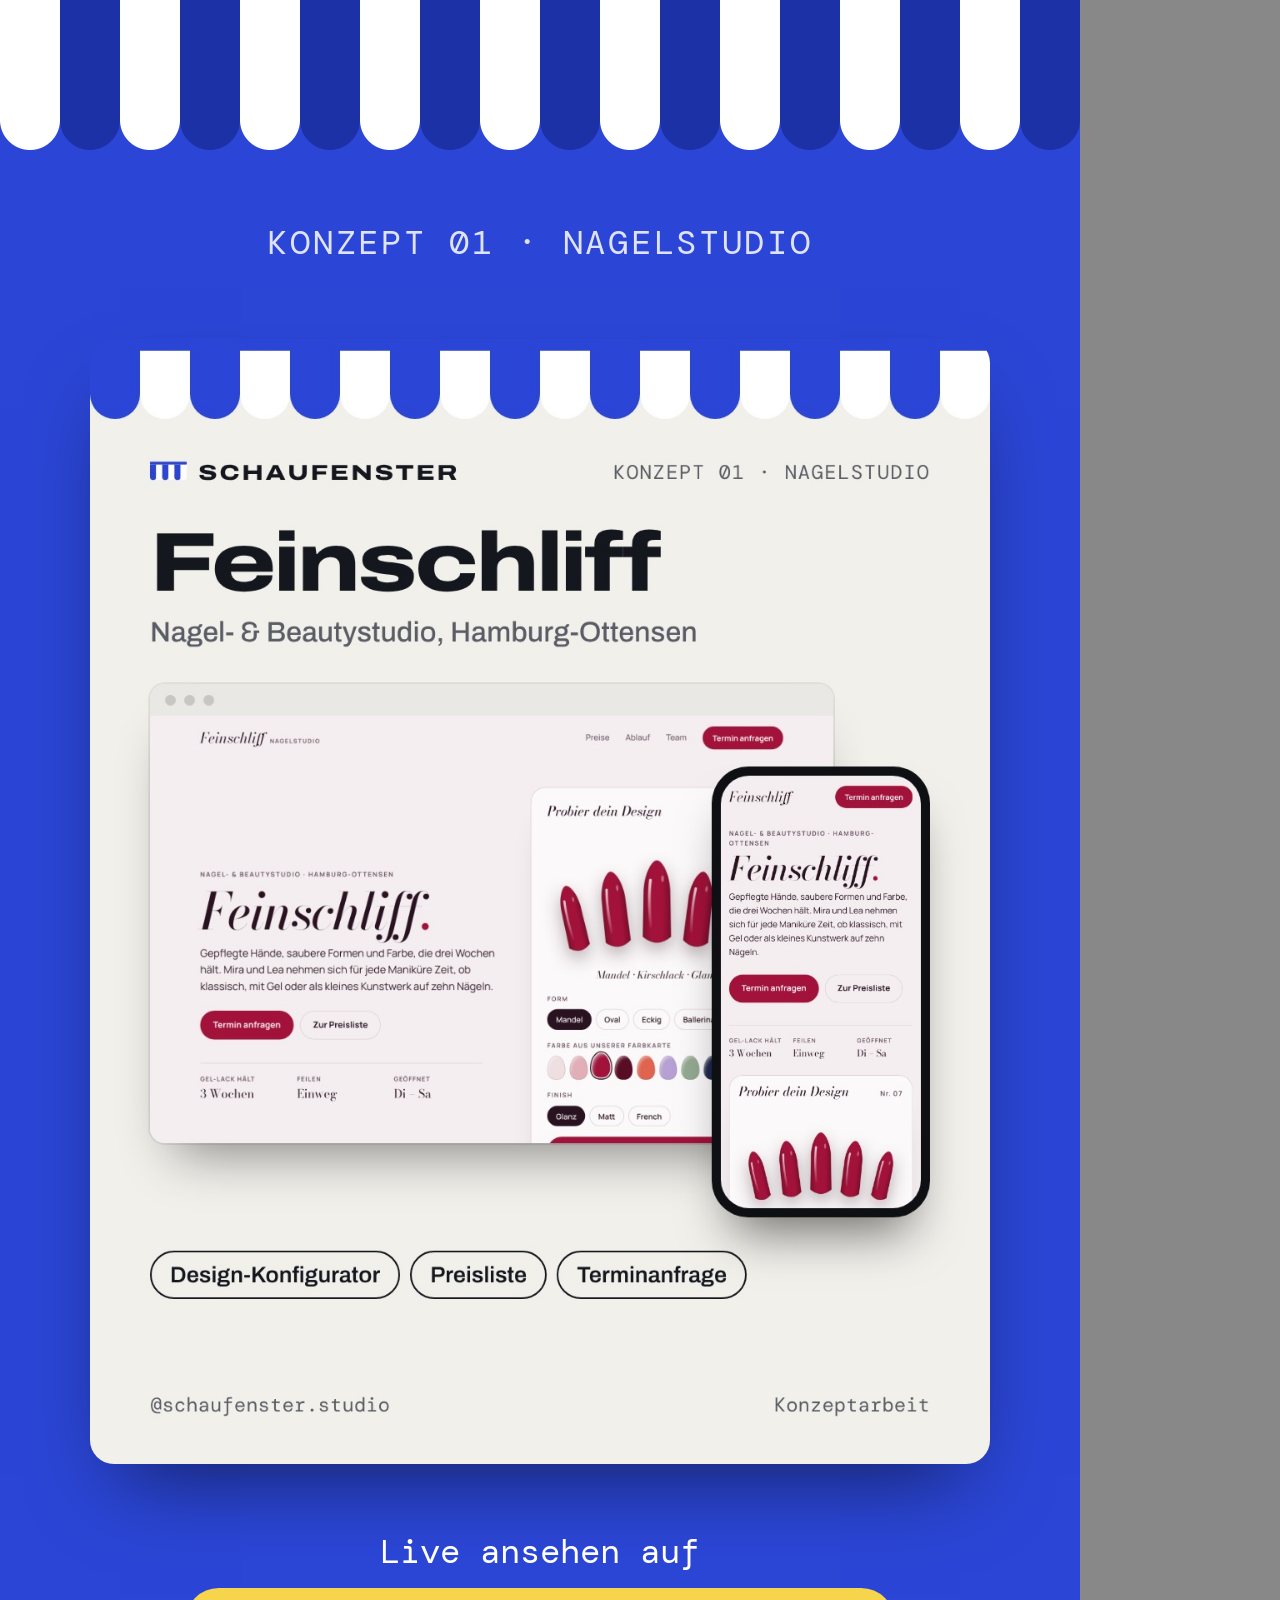
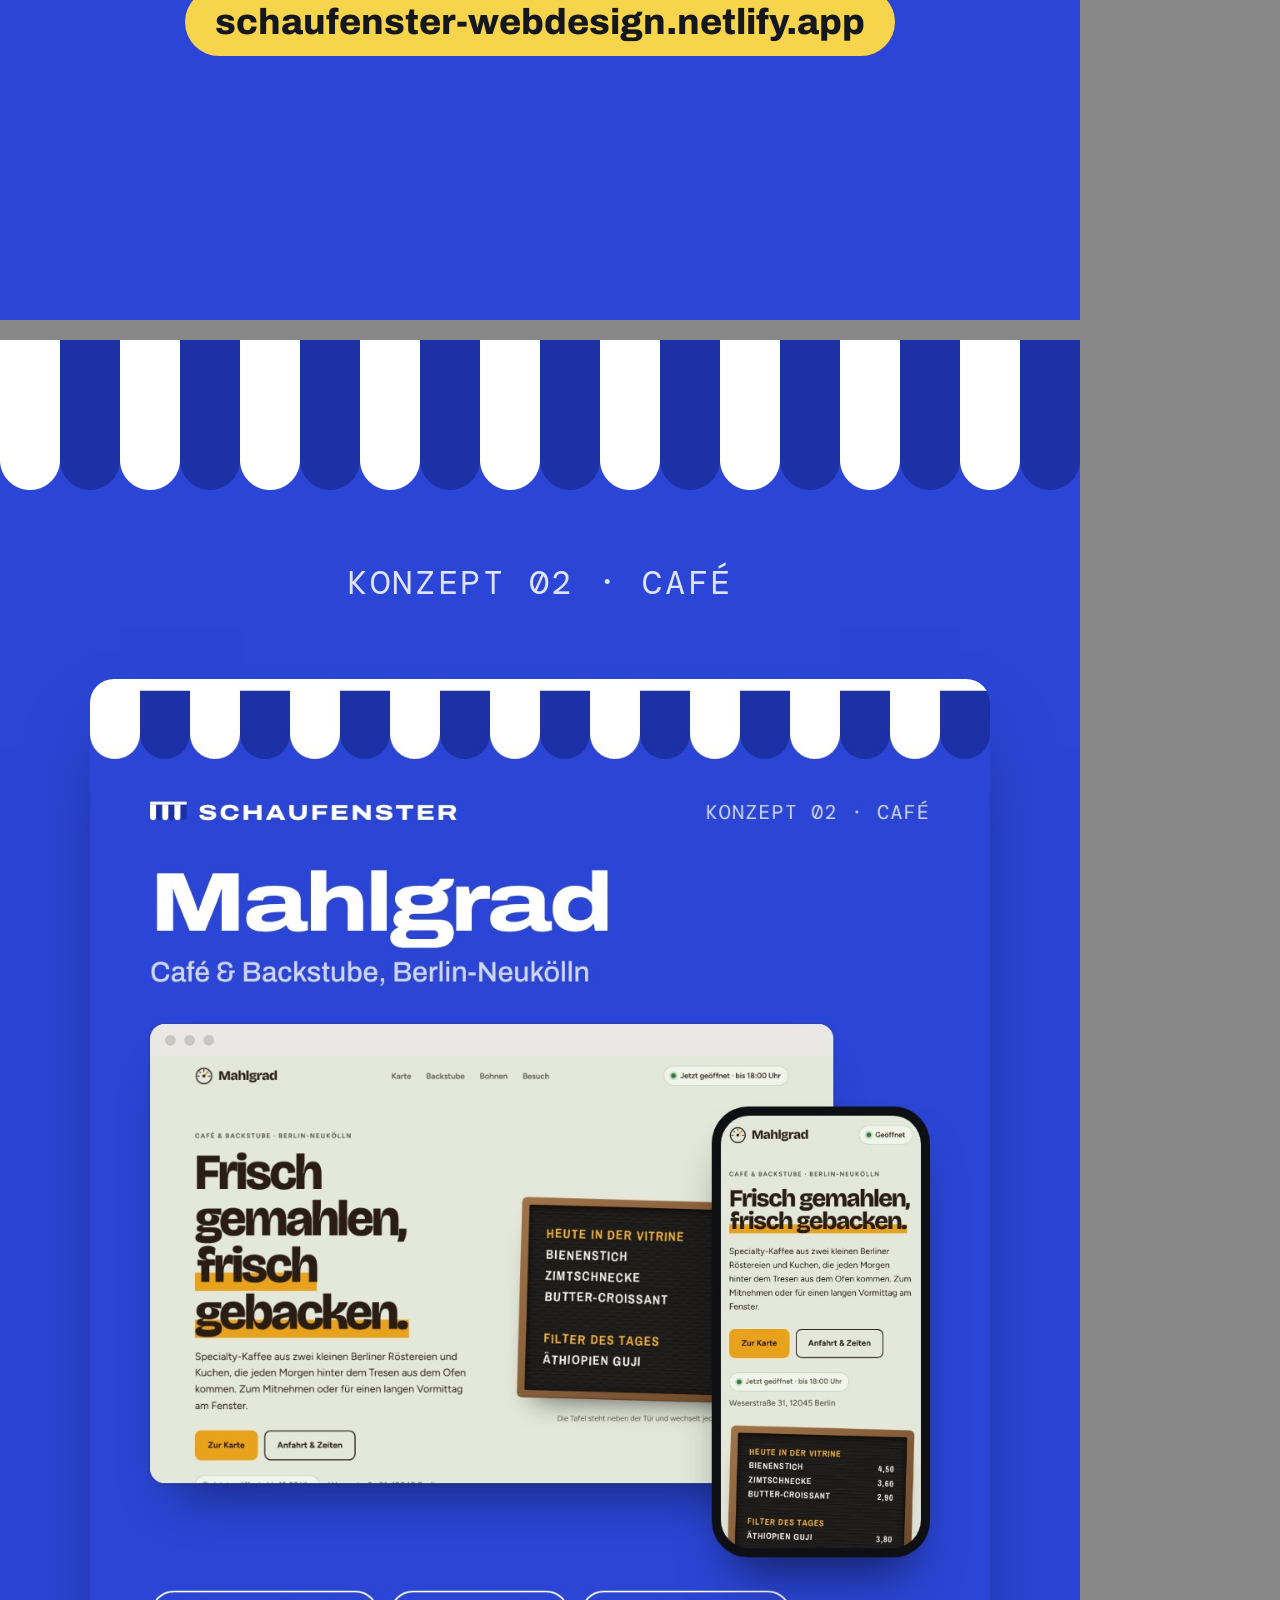
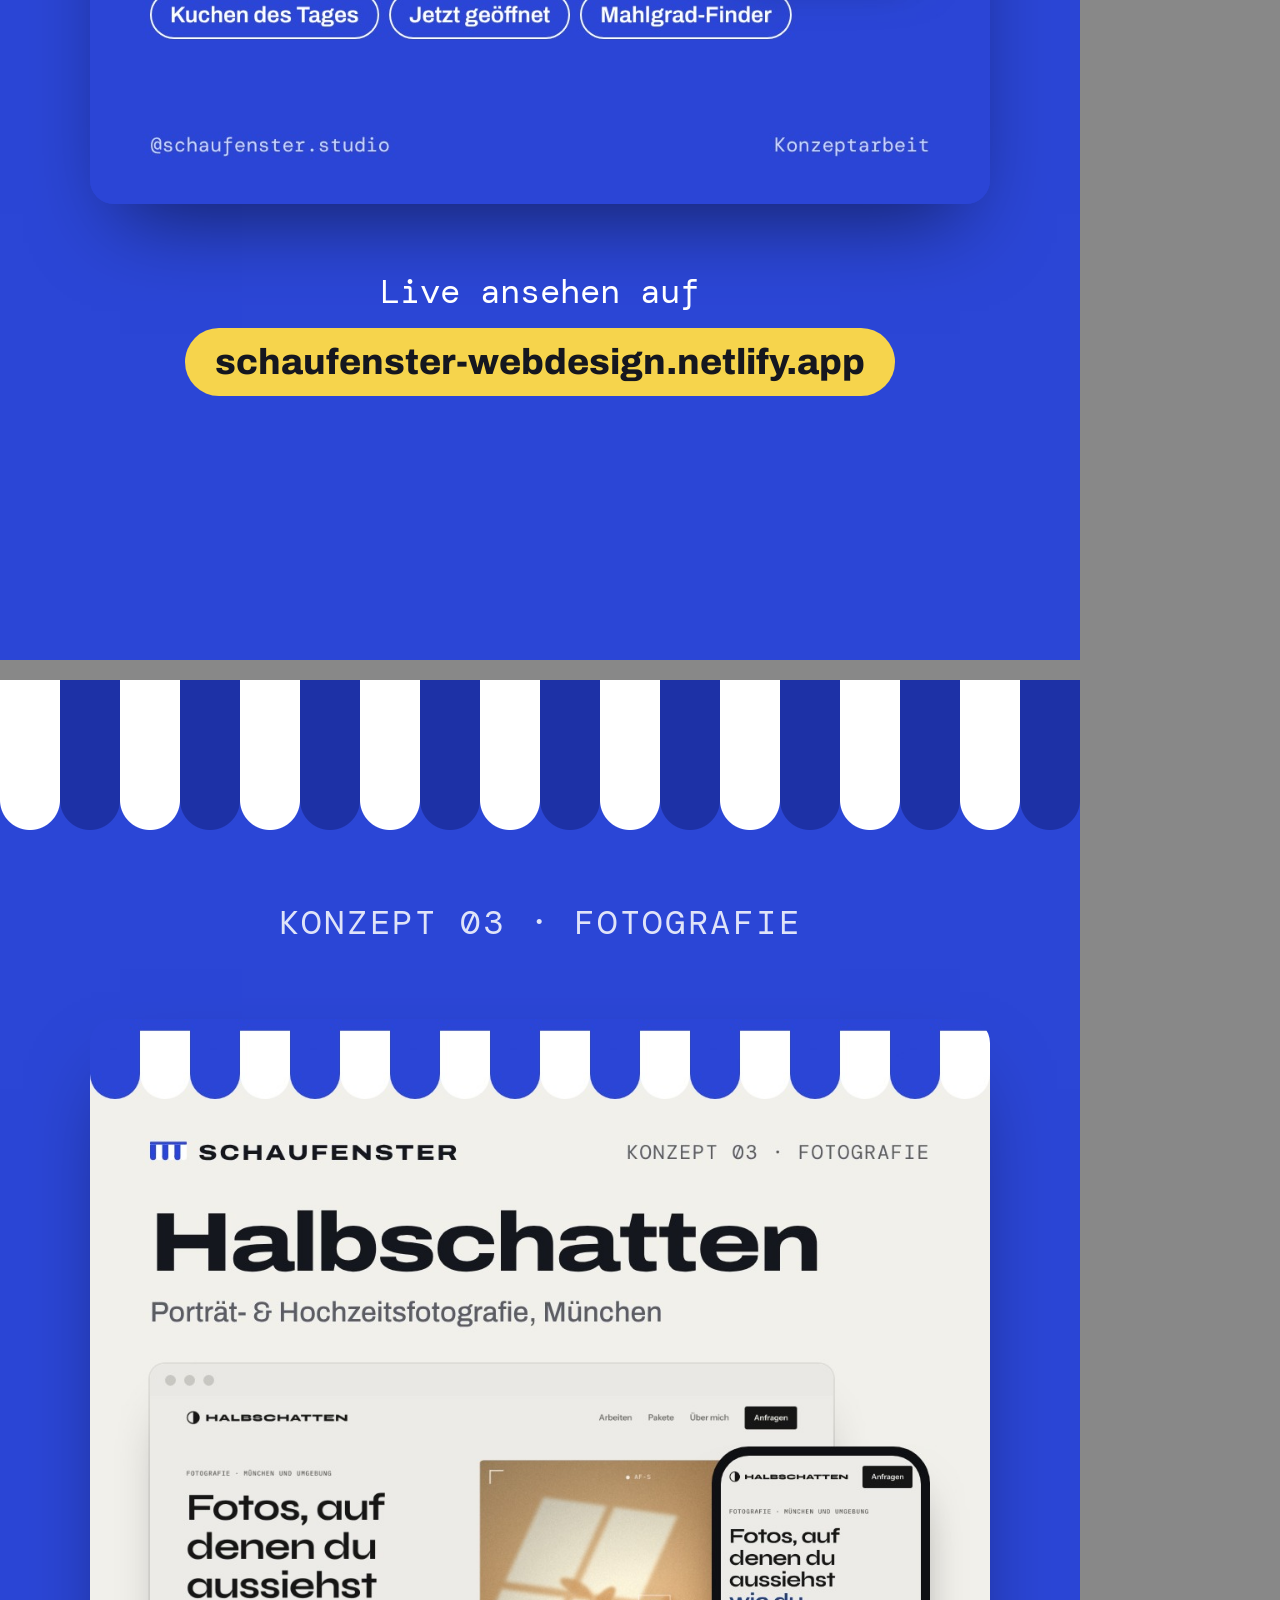
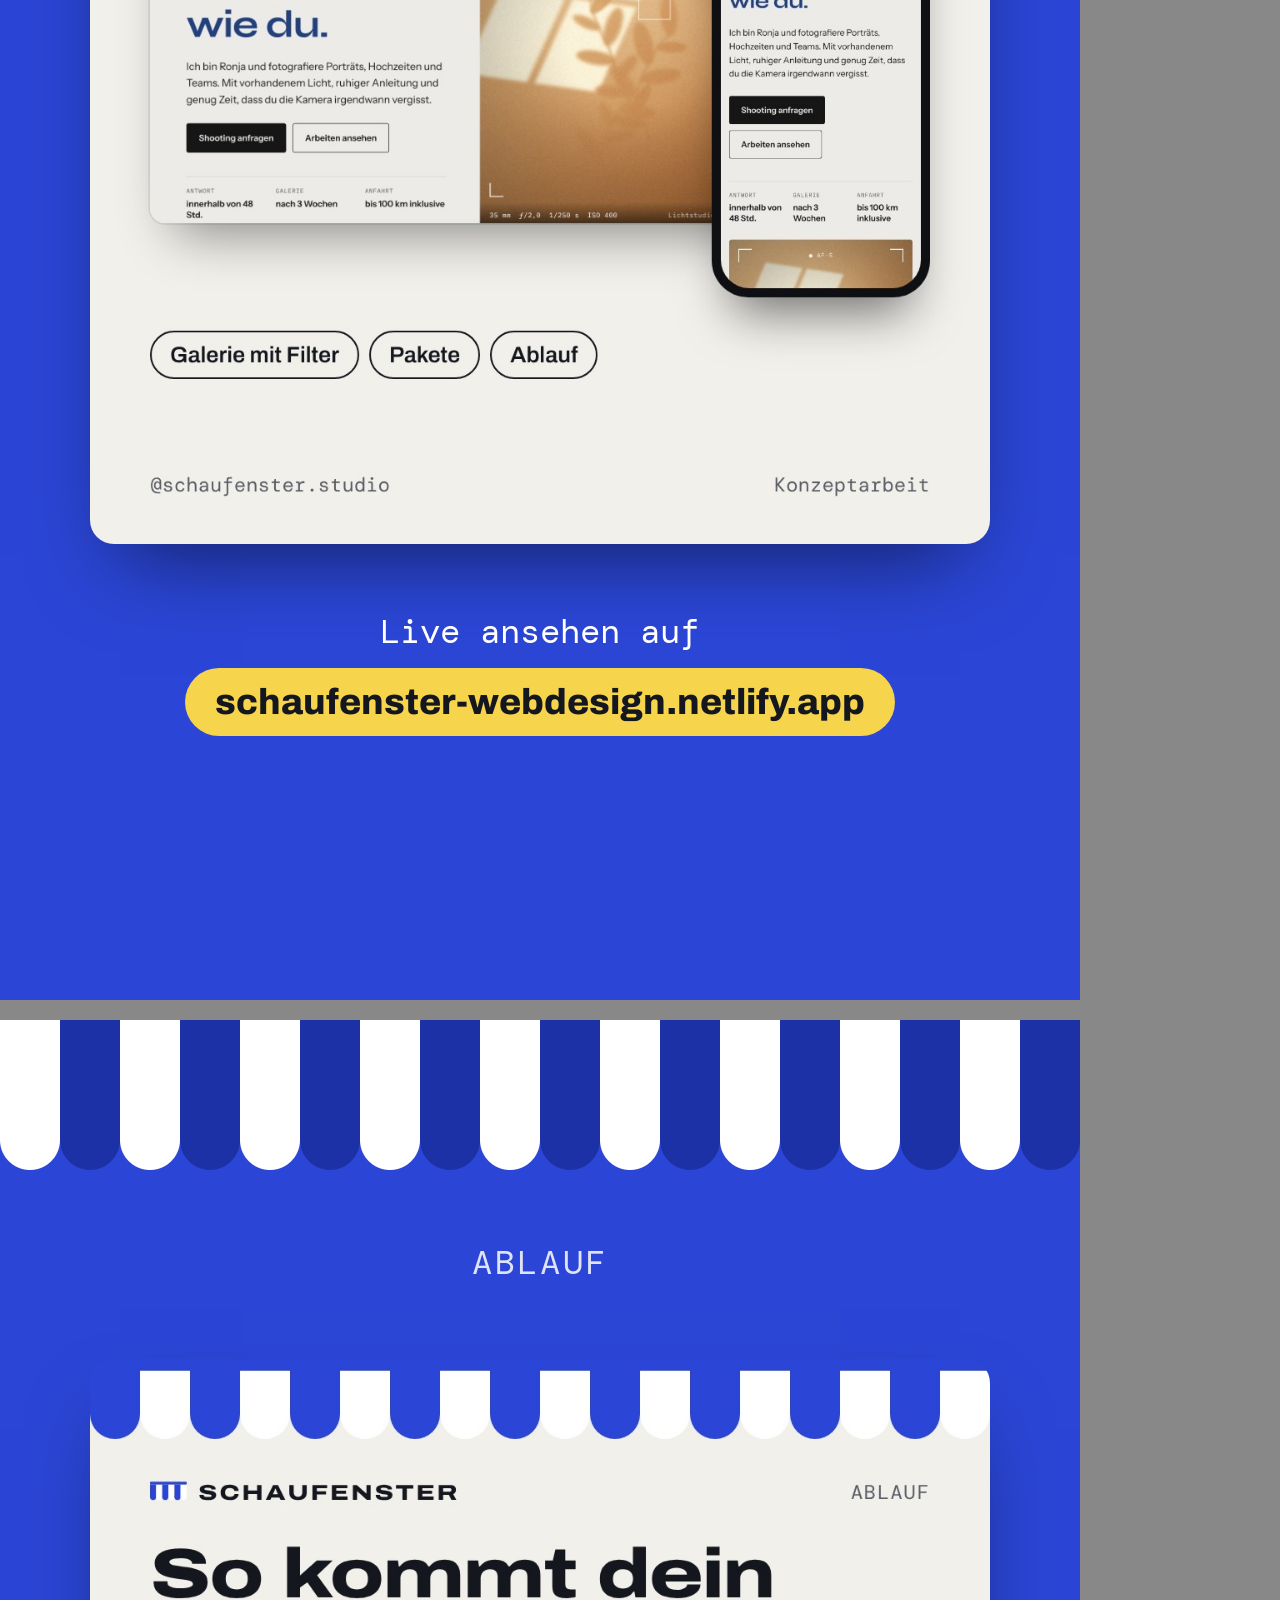
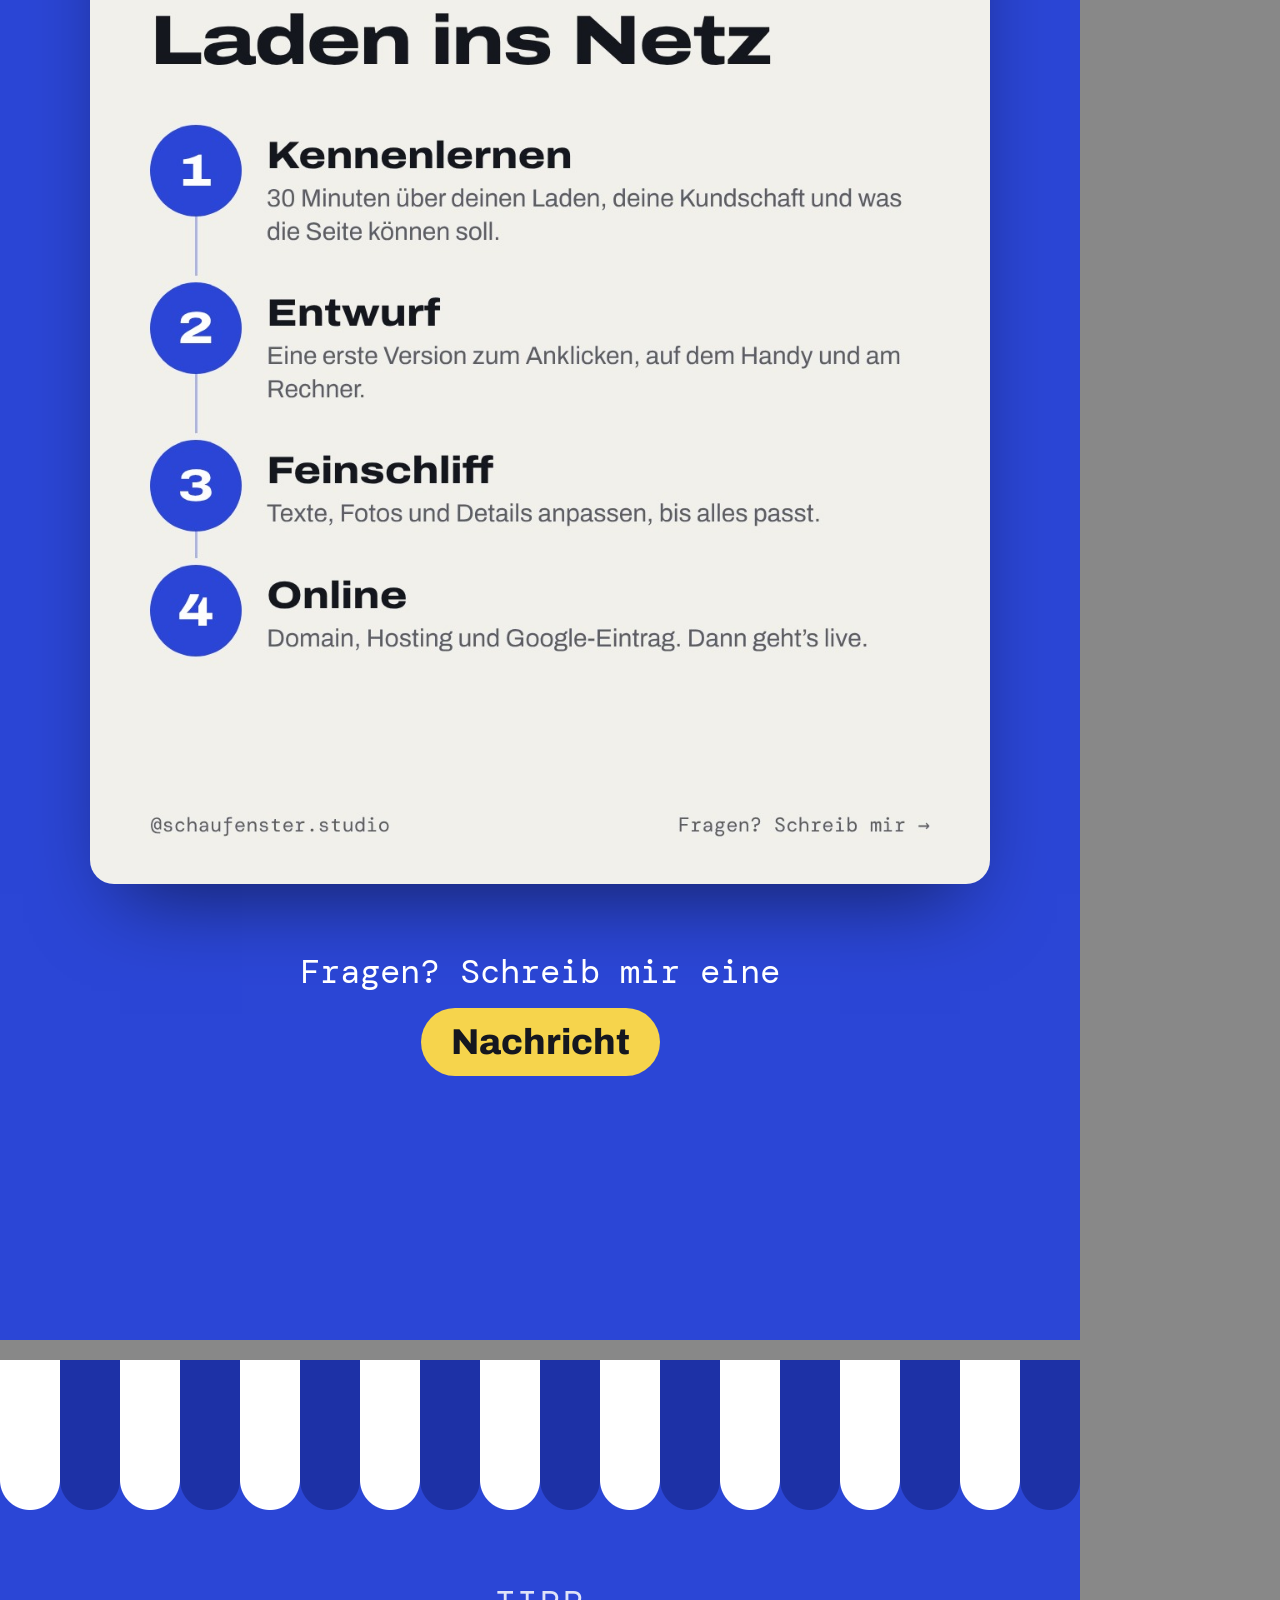
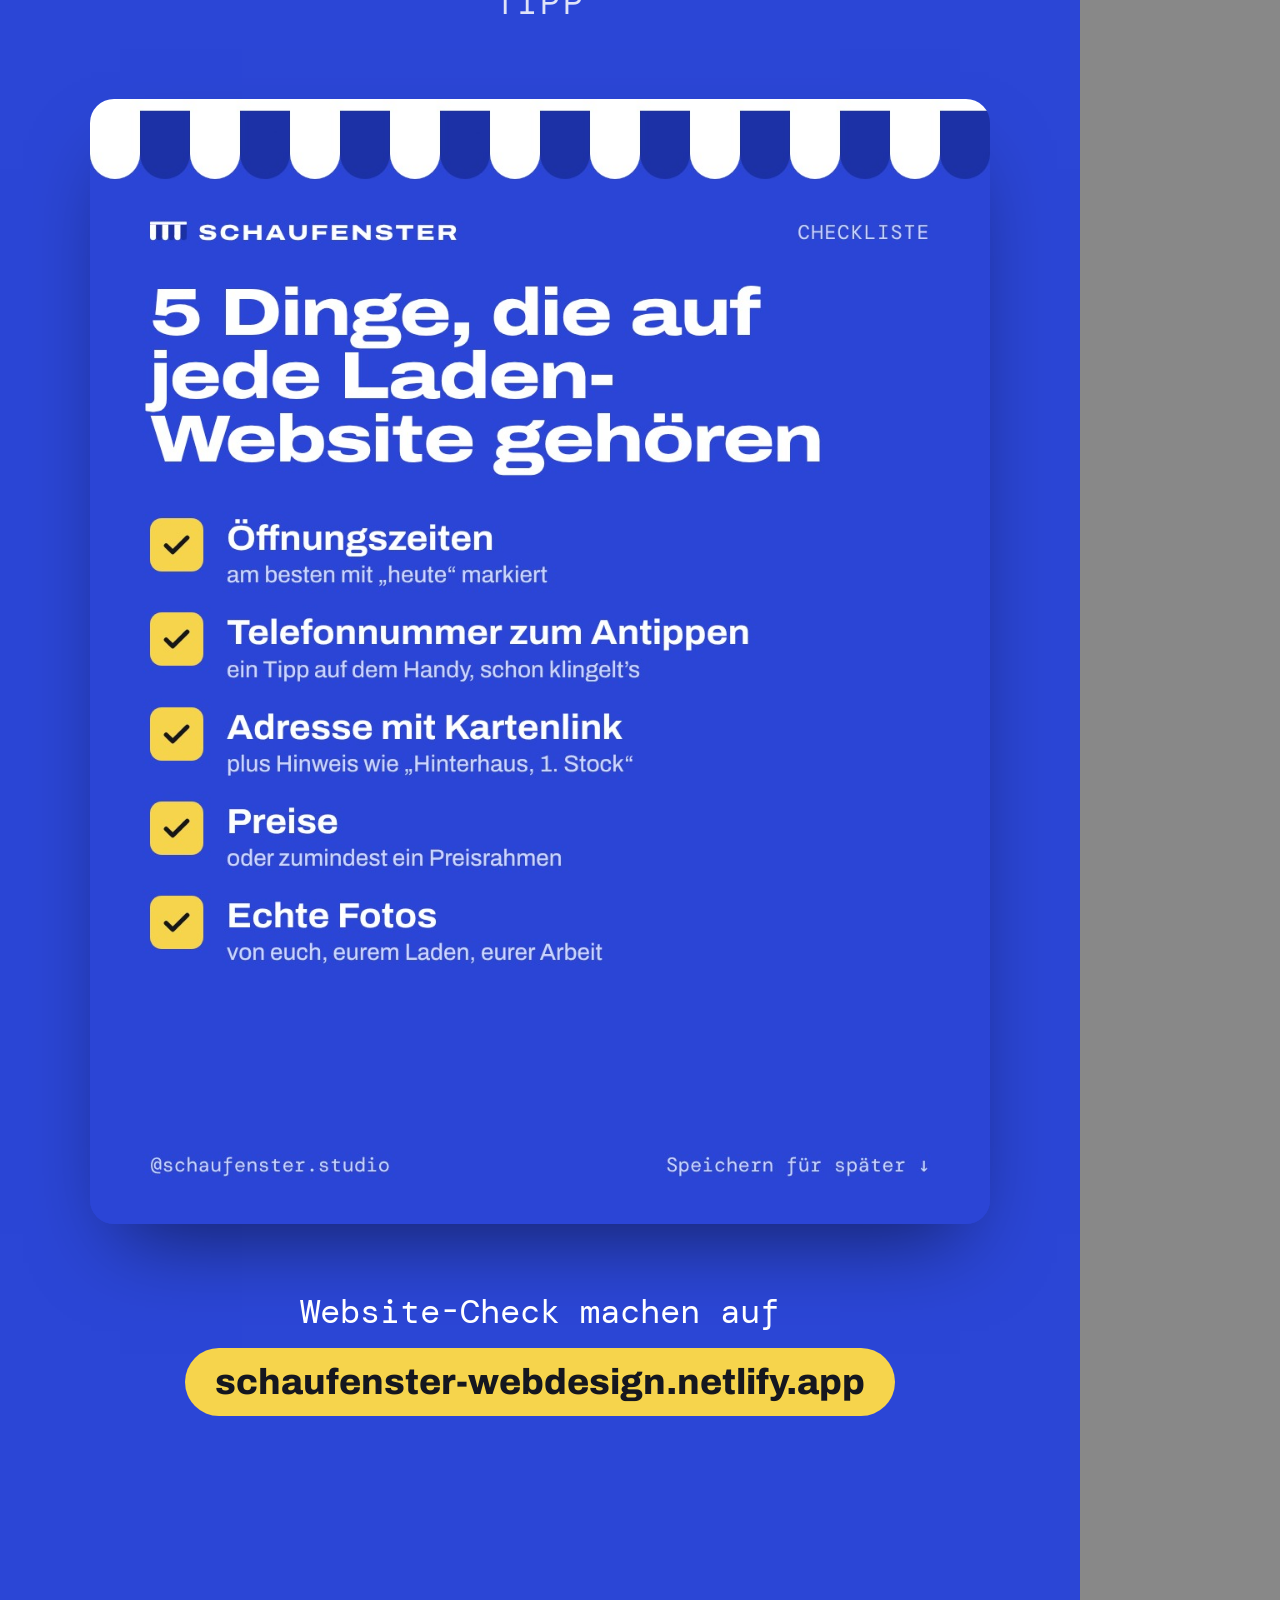
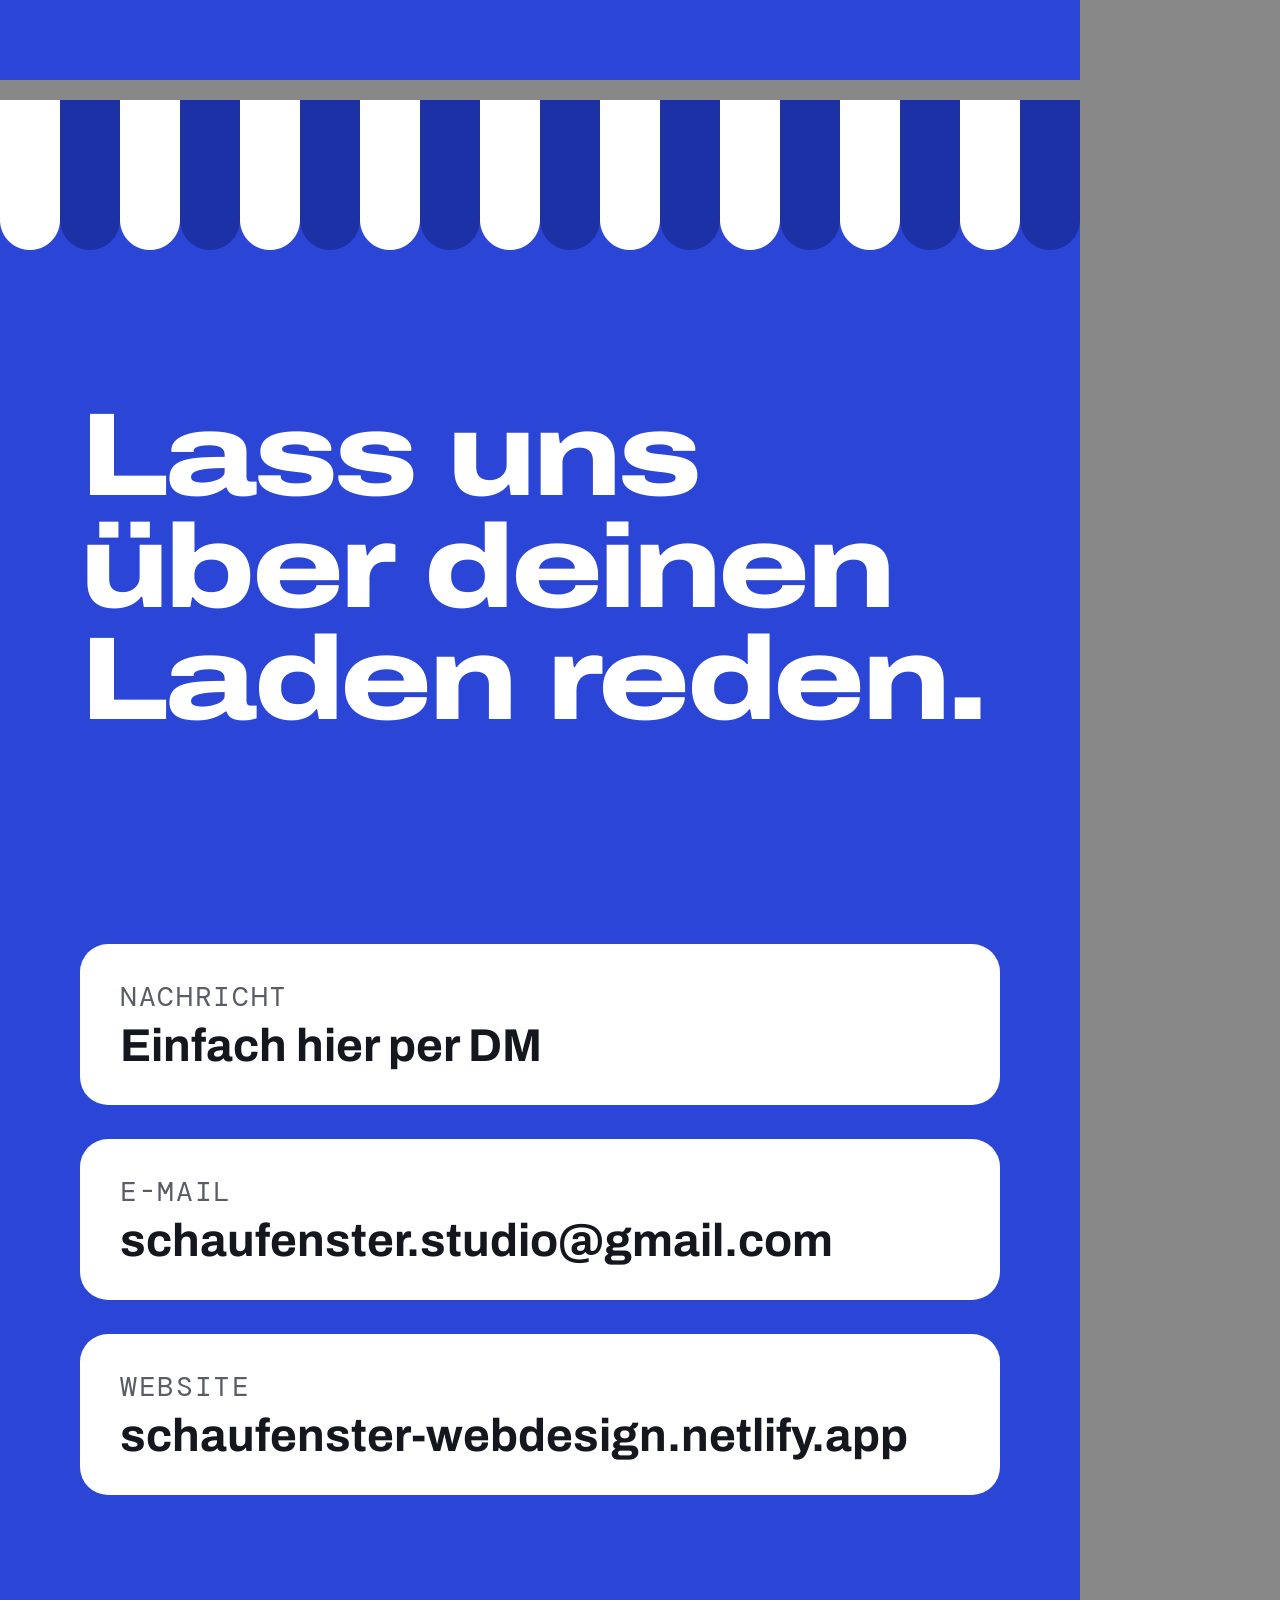
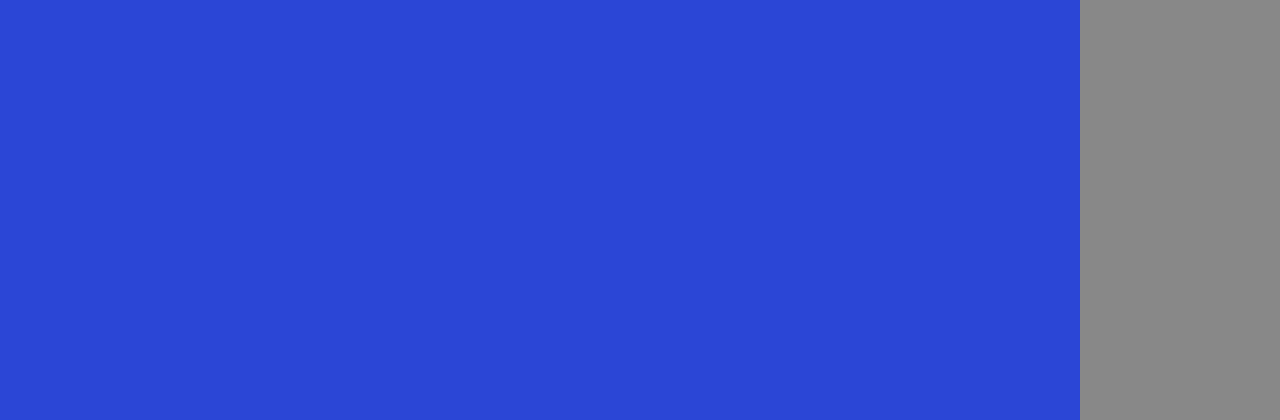
<file: social/vorlagen/stories.html>
<!doctype html>
<html lang="de"><head><meta charset="utf-8"><title>Story-Vorlagen</title>
<link rel="stylesheet" href="../../websites/fonts/schaufenster.css">
<style>
/* Story-Bilder 1080 × 1920 für die Highlights. Oben und unten bleibt Platz für die Instagram-Bedienelemente. */
:root{--cobalt:#2B46D6;--deep:#1D31A6;--sun:#F6D44C;--ink:#15171F}
body{margin:0;display:flex;flex-wrap:wrap;gap:20px;background:#888;font-family:"Archivo",sans-serif}
.s{width:1080px;height:1920px;background:var(--cobalt);color:#fff;position:relative;overflow:hidden;display:flex;flex-direction:column;align-items:center}
.aw{width:100%;height:120px;background:repeating-linear-gradient(90deg,#fff 0 60px,var(--deep) 60px 120px);flex:none}
.sc{width:100%;height:30px;flex:none;background:radial-gradient(circle at 30px 0,#fff 29.5px,transparent 30.5px) 0 0/120px 30px repeat-x,radial-gradient(circle at 90px 0,var(--deep) 29.5px,transparent 30.5px) 0 0/120px 30px repeat-x}
.lbl{margin-top:70px;font-family:"DM Mono",monospace;font-size:34px;letter-spacing:.08em;text-transform:uppercase;opacity:.85}
.post{margin-top:40px;width:900px;border-radius:24px;box-shadow:0 40px 80px -30px rgb(0 0 0 / .55)}
.foot{position:absolute;bottom:230px;left:0;right:0;text-align:center;font-family:"DM Mono",monospace;font-size:34px}
.foot b{display:inline-block;margin-top:14px;background:var(--sun);color:var(--ink);font-family:"Archivo",sans-serif;font-weight:800;padding:14px 30px;border-radius:999px;font-size:36px}
.big{font-weight:800;font-variation-settings:"wdth" 125;font-size:118px;line-height:.95;letter-spacing:-.03em;text-align:left;width:920px;margin-top:150px}
.rows{width:920px;margin-top:90px;display:grid;gap:34px}
.row{background:#fff;color:var(--ink);border-radius:28px;padding:34px 40px}
.row small{display:block;font-family:"DM Mono",monospace;font-size:28px;letter-spacing:.06em;text-transform:uppercase;color:#5A5C66}
.row span{display:block;font-size:46px;font-weight:700;margin-top:6px;word-break:break-all}
</style></head><body>
<div class="s" id="konzepte-1"><div class="aw"></div><div class="sc"></div><p class="lbl">Konzept 01 · Nagelstudio</p><img class="post" src="../bilder/02-konzept-nagelstudio.jpg"><p class="foot">Live ansehen auf<br><b>schaufenster-webdesign.netlify.app</b></p></div>
<div class="s" id="konzepte-2"><div class="aw"></div><div class="sc"></div><p class="lbl">Konzept 02 · Café</p><img class="post" src="../bilder/03-konzept-cafe.jpg"><p class="foot">Live ansehen auf<br><b>schaufenster-webdesign.netlify.app</b></p></div>
<div class="s" id="konzepte-3"><div class="aw"></div><div class="sc"></div><p class="lbl">Konzept 03 · Fotografie</p><img class="post" src="../bilder/04-konzept-fotografin.jpg"><p class="foot">Live ansehen auf<br><b>schaufenster-webdesign.netlify.app</b></p></div>
<div class="s" id="ablauf"><div class="aw"></div><div class="sc"></div><p class="lbl">Ablauf</p><img class="post" src="../bilder/08-ablauf.jpg"><p class="foot">Fragen? Schreib mir eine<br><b>Nachricht</b></p></div>
<div class="s" id="tipps"><div class="aw"></div><div class="sc"></div><p class="lbl">Tipp</p><img class="post" src="../bilder/05-checkliste.jpg"><p class="foot">Website-Check machen auf<br><b>schaufenster-webdesign.netlify.app</b></p></div>
<div class="s" id="kontakt"><div class="aw"></div><div class="sc"></div>
  <p class="big">Lass uns über deinen Laden reden.</p>
  <div class="rows">
    <div class="row"><small>Nachricht</small><span>Einfach hier per DM</span></div>
    <div class="row"><small>E-Mail</small><span>schaufenster.studio@gmail.com</span></div>
    <div class="row"><small>Website</small><span>schaufenster-webdesign.netlify.app</span></div>
  </div>
</div>
</body></html>
</file>
<file: websites/fonts/schaufenster.css>
/* latin-ext */
@font-face {
  font-family: 'Archivo';
  font-style: normal;
  font-weight: 100 900;
  font-stretch: 62% 125%;
  font-display: swap;
  src: url(Archivo-fa83970370.woff2) format('woff2');
  unicode-range: U+0100-02BA, U+02BD-02C5, U+02C7-02CC, U+02CE-02D7, U+02DD-02FF, U+0304, U+0308, U+0329, U+1D00-1DBF, U+1E00-1E9F, U+1EF2-1EFF, U+2020, U+20A0-20AB, U+20AD-20C4, U+2113, U+2C60-2C7F, U+A720-A7FF;
}
/* latin */
@font-face {
  font-family: 'Archivo';
  font-style: normal;
  font-weight: 100 900;
  font-stretch: 62% 125%;
  font-display: swap;
  src: url(Archivo-4c18bbf266.woff2) format('woff2');
  unicode-range: U+0000-00FF, U+0131, U+0152-0153, U+02BB-02BC, U+02C6, U+02DA, U+02DC, U+0304, U+0308, U+0329, U+2000-206F, U+20AC, U+2122, U+2191, U+2193, U+2212, U+2215, U+FEFF, U+FFFD;
}
/* latin-ext */
@font-face {
  font-family: 'DM Mono';
  font-style: normal;
  font-weight: 400;
  font-display: swap;
  src: url(DMMono-a175863f81.woff2) format('woff2');
  unicode-range: U+0100-02BA, U+02BD-02C5, U+02C7-02CC, U+02CE-02D7, U+02DD-02FF, U+0304, U+0308, U+0329, U+1D00-1DBF, U+1E00-1E9F, U+1EF2-1EFF, U+2020, U+20A0-20AB, U+20AD-20C4, U+2113, U+2C60-2C7F, U+A720-A7FF;
}
/* latin */
@font-face {
  font-family: 'DM Mono';
  font-style: normal;
  font-weight: 400;
  font-display: swap;
  src: url(DMMono-9ad76cd05e.woff2) format('woff2');
  unicode-range: U+0000-00FF, U+0131, U+0152-0153, U+02BB-02BC, U+02C6, U+02DA, U+02DC, U+0304, U+0308, U+0329, U+2000-206F, U+20AC, U+2122, U+2191, U+2193, U+2212, U+2215, U+FEFF, U+FFFD;
}
/* latin-ext */
@font-face {
  font-family: 'DM Mono';
  font-style: normal;
  font-weight: 500;
  font-display: swap;
  src: url(DMMono-6a59878c39.woff2) format('woff2');
  unicode-range: U+0100-02BA, U+02BD-02C5, U+02C7-02CC, U+02CE-02D7, U+02DD-02FF, U+0304, U+0308, U+0329, U+1D00-1DBF, U+1E00-1E9F, U+1EF2-1EFF, U+2020, U+20A0-20AB, U+20AD-20C4, U+2113, U+2C60-2C7F, U+A720-A7FF;
}
/* latin */
@font-face {
  font-family: 'DM Mono';
  font-style: normal;
  font-weight: 500;
  font-display: swap;
  src: url(DMMono-36c1af8e59.woff2) format('woff2');
  unicode-range: U+0000-00FF, U+0131, U+0152-0153, U+02BB-02BC, U+02C6, U+02DA, U+02DC, U+0304, U+0308, U+0329, U+2000-206F, U+20AC, U+2122, U+2191, U+2193, U+2212, U+2215, U+FEFF, U+FFFD;
}
</file>
<file: websites/fonts/feinschliff.css>
/* latin-ext */
@font-face {
  font-family: 'Bodoni Moda';
  font-style: italic;
  font-weight: 400 800;
  font-display: swap;
  src: url(BodoniModa-11c0a57875.woff2) format('woff2');
  unicode-range: U+0100-02BA, U+02BD-02C5, U+02C7-02CC, U+02CE-02D7, U+02DD-02FF, U+0304, U+0308, U+0329, U+1D00-1DBF, U+1E00-1E9F, U+1EF2-1EFF, U+2020, U+20A0-20AB, U+20AD-20C4, U+2113, U+2C60-2C7F, U+A720-A7FF;
}
/* latin */
@font-face {
  font-family: 'Bodoni Moda';
  font-style: italic;
  font-weight: 400 800;
  font-display: swap;
  src: url(BodoniModa-d4acfb97b5.woff2) format('woff2');
  unicode-range: U+0000-00FF, U+0131, U+0152-0153, U+02BB-02BC, U+02C6, U+02DA, U+02DC, U+0304, U+0308, U+0329, U+2000-206F, U+20AC, U+2122, U+2191, U+2193, U+2212, U+2215, U+FEFF, U+FFFD;
}
/* latin-ext */
@font-face {
  font-family: 'Bodoni Moda';
  font-style: normal;
  font-weight: 400 800;
  font-display: swap;
  src: url(BodoniModa-9ecbcfbcd1.woff2) format('woff2');
  unicode-range: U+0100-02BA, U+02BD-02C5, U+02C7-02CC, U+02CE-02D7, U+02DD-02FF, U+0304, U+0308, U+0329, U+1D00-1DBF, U+1E00-1E9F, U+1EF2-1EFF, U+2020, U+20A0-20AB, U+20AD-20C4, U+2113, U+2C60-2C7F, U+A720-A7FF;
}
/* latin */
@font-face {
  font-family: 'Bodoni Moda';
  font-style: normal;
  font-weight: 400 800;
  font-display: swap;
  src: url(BodoniModa-a19a09555c.woff2) format('woff2');
  unicode-range: U+0000-00FF, U+0131, U+0152-0153, U+02BB-02BC, U+02C6, U+02DA, U+02DC, U+0304, U+0308, U+0329, U+2000-206F, U+20AC, U+2122, U+2191, U+2193, U+2212, U+2215, U+FEFF, U+FFFD;
}
/* latin-ext */
@font-face {
  font-family: 'Manrope';
  font-style: normal;
  font-weight: 400;
  font-display: swap;
  src: url(Manrope-59b5f94f8c.woff2) format('woff2');
  unicode-range: U+0100-02BA, U+02BD-02C5, U+02C7-02CC, U+02CE-02D7, U+02DD-02FF, U+0304, U+0308, U+0329, U+1D00-1DBF, U+1E00-1E9F, U+1EF2-1EFF, U+2020, U+20A0-20AB, U+20AD-20C4, U+2113, U+2C60-2C7F, U+A720-A7FF;
}
/* latin */
@font-face {
  font-family: 'Manrope';
  font-style: normal;
  font-weight: 400;
  font-display: swap;
  src: url(Manrope-58ee1998cb.woff2) format('woff2');
  unicode-range: U+0000-00FF, U+0131, U+0152-0153, U+02BB-02BC, U+02C6, U+02DA, U+02DC, U+0304, U+0308, U+0329, U+2000-206F, U+20AC, U+2122, U+2191, U+2193, U+2212, U+2215, U+FEFF, U+FFFD;
}
/* latin-ext */
@font-face {
  font-family: 'Manrope';
  font-style: normal;
  font-weight: 500;
  font-display: swap;
  src: url(Manrope-59b5f94f8c.woff2) format('woff2');
  unicode-range: U+0100-02BA, U+02BD-02C5, U+02C7-02CC, U+02CE-02D7, U+02DD-02FF, U+0304, U+0308, U+0329, U+1D00-1DBF, U+1E00-1E9F, U+1EF2-1EFF, U+2020, U+20A0-20AB, U+20AD-20C4, U+2113, U+2C60-2C7F, U+A720-A7FF;
}
/* latin */
@font-face {
  font-family: 'Manrope';
  font-style: normal;
  font-weight: 500;
  font-display: swap;
  src: url(Manrope-58ee1998cb.woff2) format('woff2');
  unicode-range: U+0000-00FF, U+0131, U+0152-0153, U+02BB-02BC, U+02C6, U+02DA, U+02DC, U+0304, U+0308, U+0329, U+2000-206F, U+20AC, U+2122, U+2191, U+2193, U+2212, U+2215, U+FEFF, U+FFFD;
}
/* latin-ext */
@font-face {
  font-family: 'Manrope';
  font-style: normal;
  font-weight: 600;
  font-display: swap;
  src: url(Manrope-59b5f94f8c.woff2) format('woff2');
  unicode-range: U+0100-02BA, U+02BD-02C5, U+02C7-02CC, U+02CE-02D7, U+02DD-02FF, U+0304, U+0308, U+0329, U+1D00-1DBF, U+1E00-1E9F, U+1EF2-1EFF, U+2020, U+20A0-20AB, U+20AD-20C4, U+2113, U+2C60-2C7F, U+A720-A7FF;
}
/* latin */
@font-face {
  font-family: 'Manrope';
  font-style: normal;
  font-weight: 600;
  font-display: swap;
  src: url(Manrope-58ee1998cb.woff2) format('woff2');
  unicode-range: U+0000-00FF, U+0131, U+0152-0153, U+02BB-02BC, U+02C6, U+02DA, U+02DC, U+0304, U+0308, U+0329, U+2000-206F, U+20AC, U+2122, U+2191, U+2193, U+2212, U+2215, U+FEFF, U+FFFD;
}
/* latin-ext */
@font-face {
  font-family: 'Manrope';
  font-style: normal;
  font-weight: 700;
  font-display: swap;
  src: url(Manrope-59b5f94f8c.woff2) format('woff2');
  unicode-range: U+0100-02BA, U+02BD-02C5, U+02C7-02CC, U+02CE-02D7, U+02DD-02FF, U+0304, U+0308, U+0329, U+1D00-1DBF, U+1E00-1E9F, U+1EF2-1EFF, U+2020, U+20A0-20AB, U+20AD-20C4, U+2113, U+2C60-2C7F, U+A720-A7FF;
}
/* latin */
@font-face {
  font-family: 'Manrope';
  font-style: normal;
  font-weight: 700;
  font-display: swap;
  src: url(Manrope-58ee1998cb.woff2) format('woff2');
  unicode-range: U+0000-00FF, U+0131, U+0152-0153, U+02BB-02BC, U+02C6, U+02DA, U+02DC, U+0304, U+0308, U+0329, U+2000-206F, U+20AC, U+2122, U+2191, U+2193, U+2212, U+2215, U+FEFF, U+FFFD;
}
</file>
<file: websites/fonts/halbschatten.css>
/* latin-ext */
@font-face {
  font-family: 'IBM Plex Mono';
  font-style: normal;
  font-weight: 400;
  font-display: swap;
  src: url(IBMPlexMono-3e9c5ad628.woff2) format('woff2');
  unicode-range: U+0100-02BA, U+02BD-02C5, U+02C7-02CC, U+02CE-02D7, U+02DD-02FF, U+0304, U+0308, U+0329, U+1D00-1DBF, U+1E00-1E9F, U+1EF2-1EFF, U+2020, U+20A0-20AB, U+20AD-20C4, U+2113, U+2C60-2C7F, U+A720-A7FF;
}
/* latin */
@font-face {
  font-family: 'IBM Plex Mono';
  font-style: normal;
  font-weight: 400;
  font-display: swap;
  src: url(IBMPlexMono-9c2bd7b061.woff2) format('woff2');
  unicode-range: U+0000-00FF, U+0131, U+0152-0153, U+02BB-02BC, U+02C6, U+02DA, U+02DC, U+0304, U+0308, U+0329, U+2000-206F, U+20AC, U+2122, U+2191, U+2193, U+2212, U+2215, U+FEFF, U+FFFD;
}
/* latin-ext */
@font-face {
  font-family: 'IBM Plex Mono';
  font-style: normal;
  font-weight: 500;
  font-display: swap;
  src: url(IBMPlexMono-876101ac61.woff2) format('woff2');
  unicode-range: U+0100-02BA, U+02BD-02C5, U+02C7-02CC, U+02CE-02D7, U+02DD-02FF, U+0304, U+0308, U+0329, U+1D00-1DBF, U+1E00-1E9F, U+1EF2-1EFF, U+2020, U+20A0-20AB, U+20AD-20C4, U+2113, U+2C60-2C7F, U+A720-A7FF;
}
/* latin */
@font-face {
  font-family: 'IBM Plex Mono';
  font-style: normal;
  font-weight: 500;
  font-display: swap;
  src: url(IBMPlexMono-e5509a1e1e.woff2) format('woff2');
  unicode-range: U+0000-00FF, U+0131, U+0152-0153, U+02BB-02BC, U+02C6, U+02DA, U+02DC, U+0304, U+0308, U+0329, U+2000-206F, U+20AC, U+2122, U+2191, U+2193, U+2212, U+2215, U+FEFF, U+FFFD;
}
/* latin-ext */
@font-face {
  font-family: 'Instrument Sans';
  font-style: normal;
  font-weight: 400;
  font-stretch: 100%;
  font-display: swap;
  src: url(InstrumentSans-40fe78bf96.woff2) format('woff2');
  unicode-range: U+0100-02BA, U+02BD-02C5, U+02C7-02CC, U+02CE-02D7, U+02DD-02FF, U+0304, U+0308, U+0329, U+1D00-1DBF, U+1E00-1E9F, U+1EF2-1EFF, U+2020, U+20A0-20AB, U+20AD-20C4, U+2113, U+2C60-2C7F, U+A720-A7FF;
}
/* latin */
@font-face {
  font-family: 'Instrument Sans';
  font-style: normal;
  font-weight: 400;
  font-stretch: 100%;
  font-display: swap;
  src: url(InstrumentSans-f587e72780.woff2) format('woff2');
  unicode-range: U+0000-00FF, U+0131, U+0152-0153, U+02BB-02BC, U+02C6, U+02DA, U+02DC, U+0304, U+0308, U+0329, U+2000-206F, U+20AC, U+2122, U+2191, U+2193, U+2212, U+2215, U+FEFF, U+FFFD;
}
/* latin-ext */
@font-face {
  font-family: 'Instrument Sans';
  font-style: normal;
  font-weight: 500;
  font-stretch: 100%;
  font-display: swap;
  src: url(InstrumentSans-40fe78bf96.woff2) format('woff2');
  unicode-range: U+0100-02BA, U+02BD-02C5, U+02C7-02CC, U+02CE-02D7, U+02DD-02FF, U+0304, U+0308, U+0329, U+1D00-1DBF, U+1E00-1E9F, U+1EF2-1EFF, U+2020, U+20A0-20AB, U+20AD-20C4, U+2113, U+2C60-2C7F, U+A720-A7FF;
}
/* latin */
@font-face {
  font-family: 'Instrument Sans';
  font-style: normal;
  font-weight: 500;
  font-stretch: 100%;
  font-display: swap;
  src: url(InstrumentSans-f587e72780.woff2) format('woff2');
  unicode-range: U+0000-00FF, U+0131, U+0152-0153, U+02BB-02BC, U+02C6, U+02DA, U+02DC, U+0304, U+0308, U+0329, U+2000-206F, U+20AC, U+2122, U+2191, U+2193, U+2212, U+2215, U+FEFF, U+FFFD;
}
/* latin-ext */
@font-face {
  font-family: 'Instrument Sans';
  font-style: normal;
  font-weight: 600;
  font-stretch: 100%;
  font-display: swap;
  src: url(InstrumentSans-40fe78bf96.woff2) format('woff2');
  unicode-range: U+0100-02BA, U+02BD-02C5, U+02C7-02CC, U+02CE-02D7, U+02DD-02FF, U+0304, U+0308, U+0329, U+1D00-1DBF, U+1E00-1E9F, U+1EF2-1EFF, U+2020, U+20A0-20AB, U+20AD-20C4, U+2113, U+2C60-2C7F, U+A720-A7FF;
}
/* latin */
@font-face {
  font-family: 'Instrument Sans';
  font-style: normal;
  font-weight: 600;
  font-stretch: 100%;
  font-display: swap;
  src: url(InstrumentSans-f587e72780.woff2) format('woff2');
  unicode-range: U+0000-00FF, U+0131, U+0152-0153, U+02BB-02BC, U+02C6, U+02DA, U+02DC, U+0304, U+0308, U+0329, U+2000-206F, U+20AC, U+2122, U+2191, U+2193, U+2212, U+2215, U+FEFF, U+FFFD;
}
/* latin-ext */
@font-face {
  font-family: 'Syne';
  font-style: normal;
  font-weight: 500 800;
  font-display: swap;
  src: url(Syne-4f40e3cc24.woff2) format('woff2');
  unicode-range: U+0100-02BA, U+02BD-02C5, U+02C7-02CC, U+02CE-02D7, U+02DD-02FF, U+0304, U+0308, U+0329, U+1D00-1DBF, U+1E00-1E9F, U+1EF2-1EFF, U+2020, U+20A0-20AB, U+20AD-20C4, U+2113, U+2C60-2C7F, U+A720-A7FF;
}
/* latin */
@font-face {
  font-family: 'Syne';
  font-style: normal;
  font-weight: 500 800;
  font-display: swap;
  src: url(Syne-c0b6673b7b.woff2) format('woff2');
  unicode-range: U+0000-00FF, U+0131, U+0152-0153, U+02BB-02BC, U+02C6, U+02DA, U+02DC, U+0304, U+0308, U+0329, U+2000-206F, U+20AC, U+2122, U+2191, U+2193, U+2212, U+2215, U+FEFF, U+FFFD;
}
</file>
<file: websites/fonts/mahlgrad.css>
/* latin-ext */
@font-face {
  font-family: 'Archivo Narrow';
  font-style: normal;
  font-weight: 600;
  font-display: swap;
  src: url(ArchivoNarrow-1266cf44c9.woff2) format('woff2');
  unicode-range: U+0100-02BA, U+02BD-02C5, U+02C7-02CC, U+02CE-02D7, U+02DD-02FF, U+0304, U+0308, U+0329, U+1D00-1DBF, U+1E00-1E9F, U+1EF2-1EFF, U+2020, U+20A0-20AB, U+20AD-20C4, U+2113, U+2C60-2C7F, U+A720-A7FF;
}
/* latin */
@font-face {
  font-family: 'Archivo Narrow';
  font-style: normal;
  font-weight: 600;
  font-display: swap;
  src: url(ArchivoNarrow-51aa7db54b.woff2) format('woff2');
  unicode-range: U+0000-00FF, U+0131, U+0152-0153, U+02BB-02BC, U+02C6, U+02DA, U+02DC, U+0304, U+0308, U+0329, U+2000-206F, U+20AC, U+2122, U+2191, U+2193, U+2212, U+2215, U+FEFF, U+FFFD;
}
/* latin-ext */
@font-face {
  font-family: 'Archivo Narrow';
  font-style: normal;
  font-weight: 700;
  font-display: swap;
  src: url(ArchivoNarrow-1266cf44c9.woff2) format('woff2');
  unicode-range: U+0100-02BA, U+02BD-02C5, U+02C7-02CC, U+02CE-02D7, U+02DD-02FF, U+0304, U+0308, U+0329, U+1D00-1DBF, U+1E00-1E9F, U+1EF2-1EFF, U+2020, U+20A0-20AB, U+20AD-20C4, U+2113, U+2C60-2C7F, U+A720-A7FF;
}
/* latin */
@font-face {
  font-family: 'Archivo Narrow';
  font-style: normal;
  font-weight: 700;
  font-display: swap;
  src: url(ArchivoNarrow-51aa7db54b.woff2) format('woff2');
  unicode-range: U+0000-00FF, U+0131, U+0152-0153, U+02BB-02BC, U+02C6, U+02DA, U+02DC, U+0304, U+0308, U+0329, U+2000-206F, U+20AC, U+2122, U+2191, U+2193, U+2212, U+2215, U+FEFF, U+FFFD;
}
/* latin-ext */
@font-face {
  font-family: 'Bricolage Grotesque';
  font-style: normal;
  font-weight: 400 800;
  font-stretch: 100%;
  font-display: swap;
  src: url(BricolageGrotesque-fdb6b064da.woff2) format('woff2');
  unicode-range: U+0100-02BA, U+02BD-02C5, U+02C7-02CC, U+02CE-02D7, U+02DD-02FF, U+0304, U+0308, U+0329, U+1D00-1DBF, U+1E00-1E9F, U+1EF2-1EFF, U+2020, U+20A0-20AB, U+20AD-20C4, U+2113, U+2C60-2C7F, U+A720-A7FF;
}
/* latin */
@font-face {
  font-family: 'Bricolage Grotesque';
  font-style: normal;
  font-weight: 400 800;
  font-stretch: 100%;
  font-display: swap;
  src: url(BricolageGrotesque-40c2cb34af.woff2) format('woff2');
  unicode-range: U+0000-00FF, U+0131, U+0152-0153, U+02BB-02BC, U+02C6, U+02DA, U+02DC, U+0304, U+0308, U+0329, U+2000-206F, U+20AC, U+2122, U+2191, U+2193, U+2212, U+2215, U+FEFF, U+FFFD;
}
/* latin-ext */
@font-face {
  font-family: 'Figtree';
  font-style: normal;
  font-weight: 400;
  font-display: swap;
  src: url(Figtree-467cc91576.woff2) format('woff2');
  unicode-range: U+0100-02BA, U+02BD-02C5, U+02C7-02CC, U+02CE-02D7, U+02DD-02FF, U+0304, U+0308, U+0329, U+1D00-1DBF, U+1E00-1E9F, U+1EF2-1EFF, U+2020, U+20A0-20AB, U+20AD-20C4, U+2113, U+2C60-2C7F, U+A720-A7FF;
}
/* latin */
@font-face {
  font-family: 'Figtree';
  font-style: normal;
  font-weight: 400;
  font-display: swap;
  src: url(Figtree-3c512d8e38.woff2) format('woff2');
  unicode-range: U+0000-00FF, U+0131, U+0152-0153, U+02BB-02BC, U+02C6, U+02DA, U+02DC, U+0304, U+0308, U+0329, U+2000-206F, U+20AC, U+2122, U+2191, U+2193, U+2212, U+2215, U+FEFF, U+FFFD;
}
/* latin-ext */
@font-face {
  font-family: 'Figtree';
  font-style: normal;
  font-weight: 500;
  font-display: swap;
  src: url(Figtree-467cc91576.woff2) format('woff2');
  unicode-range: U+0100-02BA, U+02BD-02C5, U+02C7-02CC, U+02CE-02D7, U+02DD-02FF, U+0304, U+0308, U+0329, U+1D00-1DBF, U+1E00-1E9F, U+1EF2-1EFF, U+2020, U+20A0-20AB, U+20AD-20C4, U+2113, U+2C60-2C7F, U+A720-A7FF;
}
/* latin */
@font-face {
  font-family: 'Figtree';
  font-style: normal;
  font-weight: 500;
  font-display: swap;
  src: url(Figtree-3c512d8e38.woff2) format('woff2');
  unicode-range: U+0000-00FF, U+0131, U+0152-0153, U+02BB-02BC, U+02C6, U+02DA, U+02DC, U+0304, U+0308, U+0329, U+2000-206F, U+20AC, U+2122, U+2191, U+2193, U+2212, U+2215, U+FEFF, U+FFFD;
}
/* latin-ext */
@font-face {
  font-family: 'Figtree';
  font-style: normal;
  font-weight: 600;
  font-display: swap;
  src: url(Figtree-467cc91576.woff2) format('woff2');
  unicode-range: U+0100-02BA, U+02BD-02C5, U+02C7-02CC, U+02CE-02D7, U+02DD-02FF, U+0304, U+0308, U+0329, U+1D00-1DBF, U+1E00-1E9F, U+1EF2-1EFF, U+2020, U+20A0-20AB, U+20AD-20C4, U+2113, U+2C60-2C7F, U+A720-A7FF;
}
/* latin */
@font-face {
  font-family: 'Figtree';
  font-style: normal;
  font-weight: 600;
  font-display: swap;
  src: url(Figtree-3c512d8e38.woff2) format('woff2');
  unicode-range: U+0000-00FF, U+0131, U+0152-0153, U+02BB-02BC, U+02C6, U+02DA, U+02DC, U+0304, U+0308, U+0329, U+2000-206F, U+20AC, U+2122, U+2191, U+2193, U+2212, U+2215, U+FEFF, U+FFFD;
}
/* latin-ext */
@font-face {
  font-family: 'Figtree';
  font-style: normal;
  font-weight: 700;
  font-display: swap;
  src: url(Figtree-467cc91576.woff2) format('woff2');
  unicode-range: U+0100-02BA, U+02BD-02C5, U+02C7-02CC, U+02CE-02D7, U+02DD-02FF, U+0304, U+0308, U+0329, U+1D00-1DBF, U+1E00-1E9F, U+1EF2-1EFF, U+2020, U+20A0-20AB, U+20AD-20C4, U+2113, U+2C60-2C7F, U+A720-A7FF;
}
/* latin */
@font-face {
  font-family: 'Figtree';
  font-style: normal;
  font-weight: 700;
  font-display: swap;
  src: url(Figtree-3c512d8e38.woff2) format('woff2');
  unicode-range: U+0000-00FF, U+0131, U+0152-0153, U+02BB-02BC, U+02C6, U+02DA, U+02DC, U+0304, U+0308, U+0329, U+2000-206F, U+20AC, U+2122, U+2191, U+2193, U+2212, U+2215, U+FEFF, U+FFFD;
}
</file>
